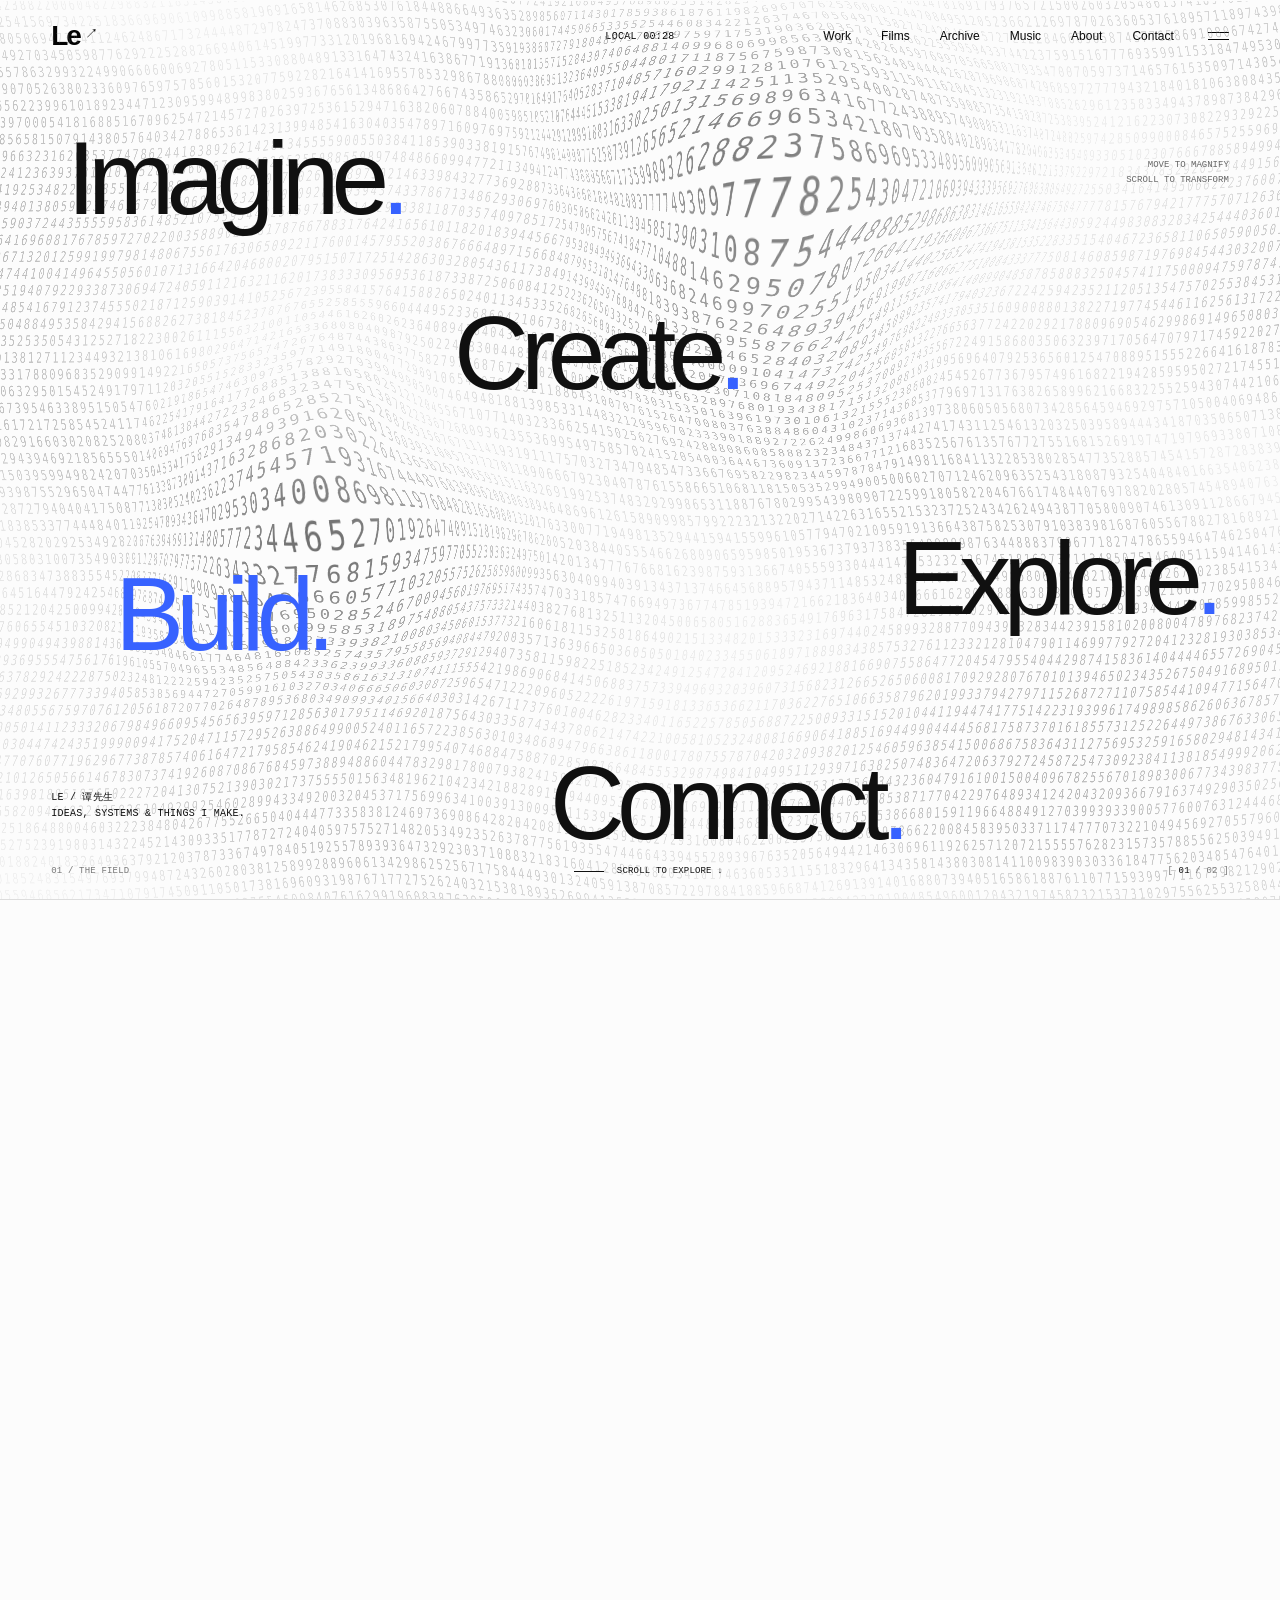
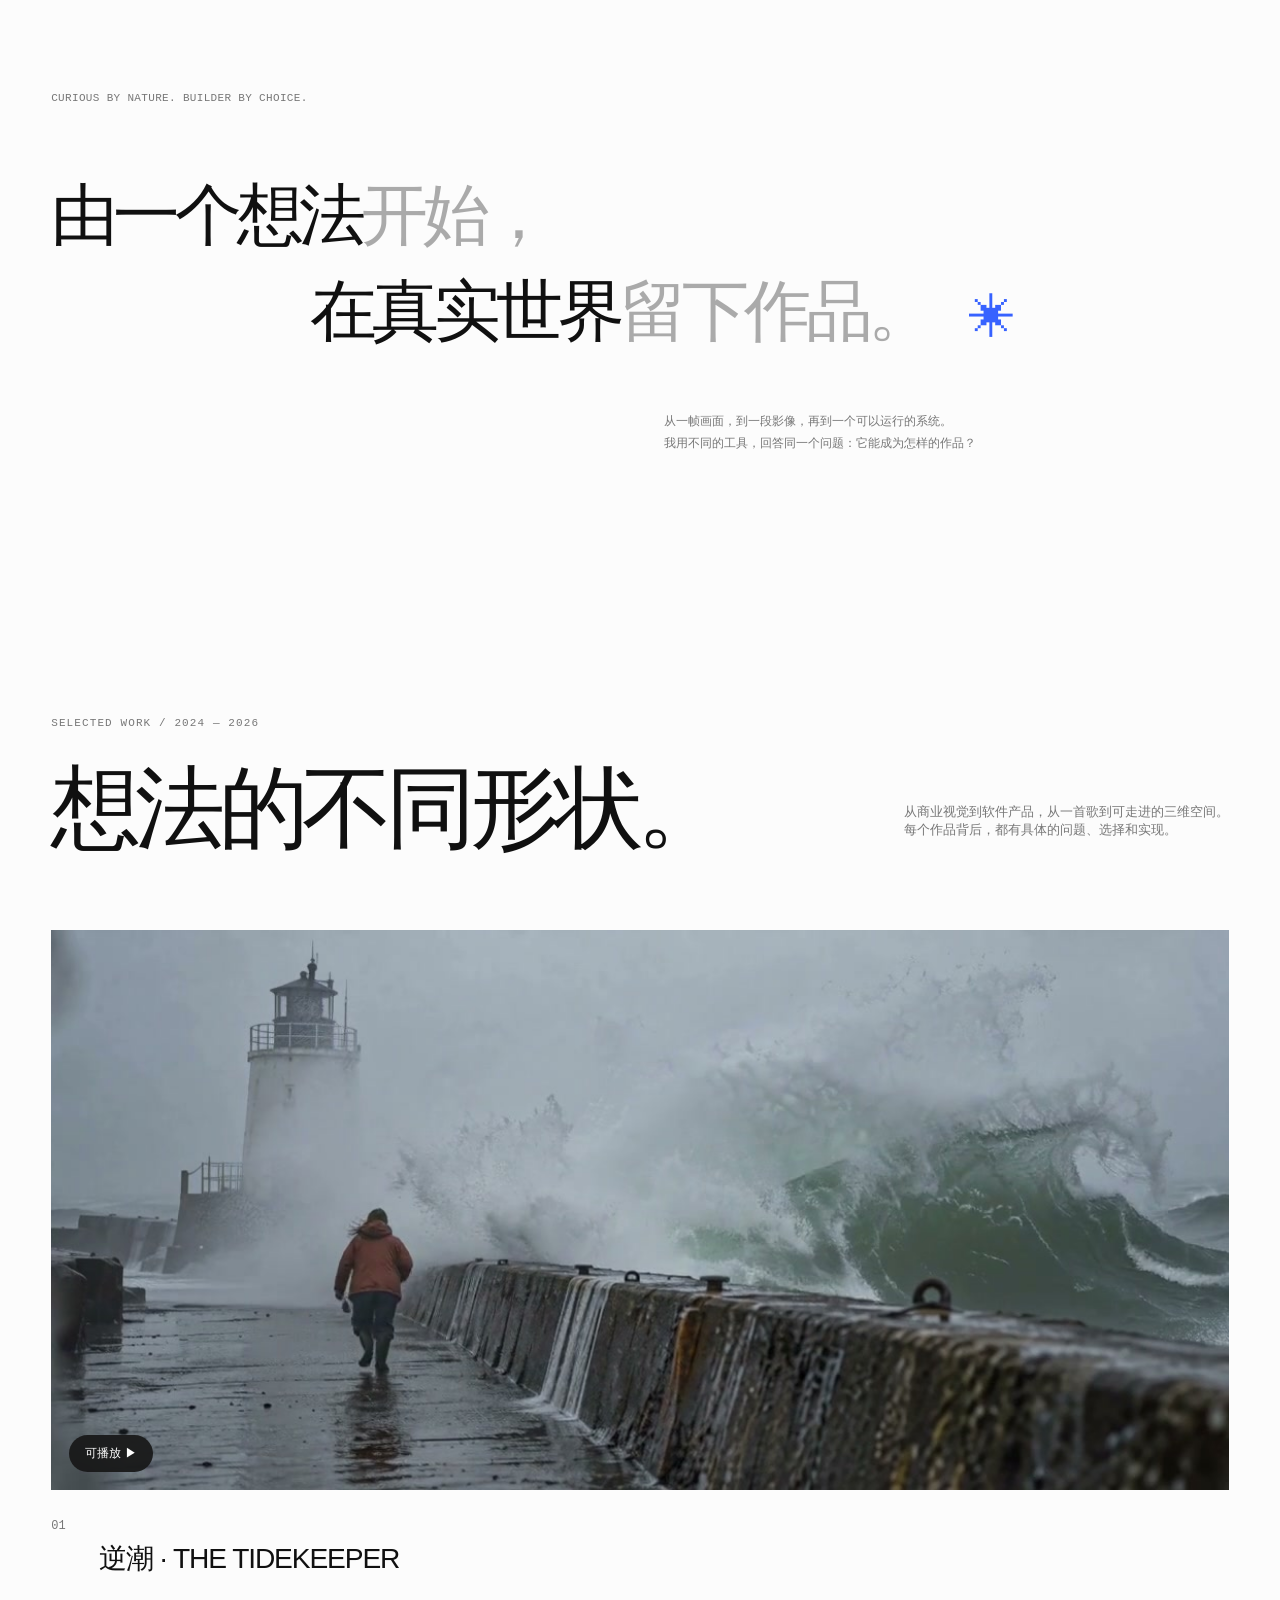
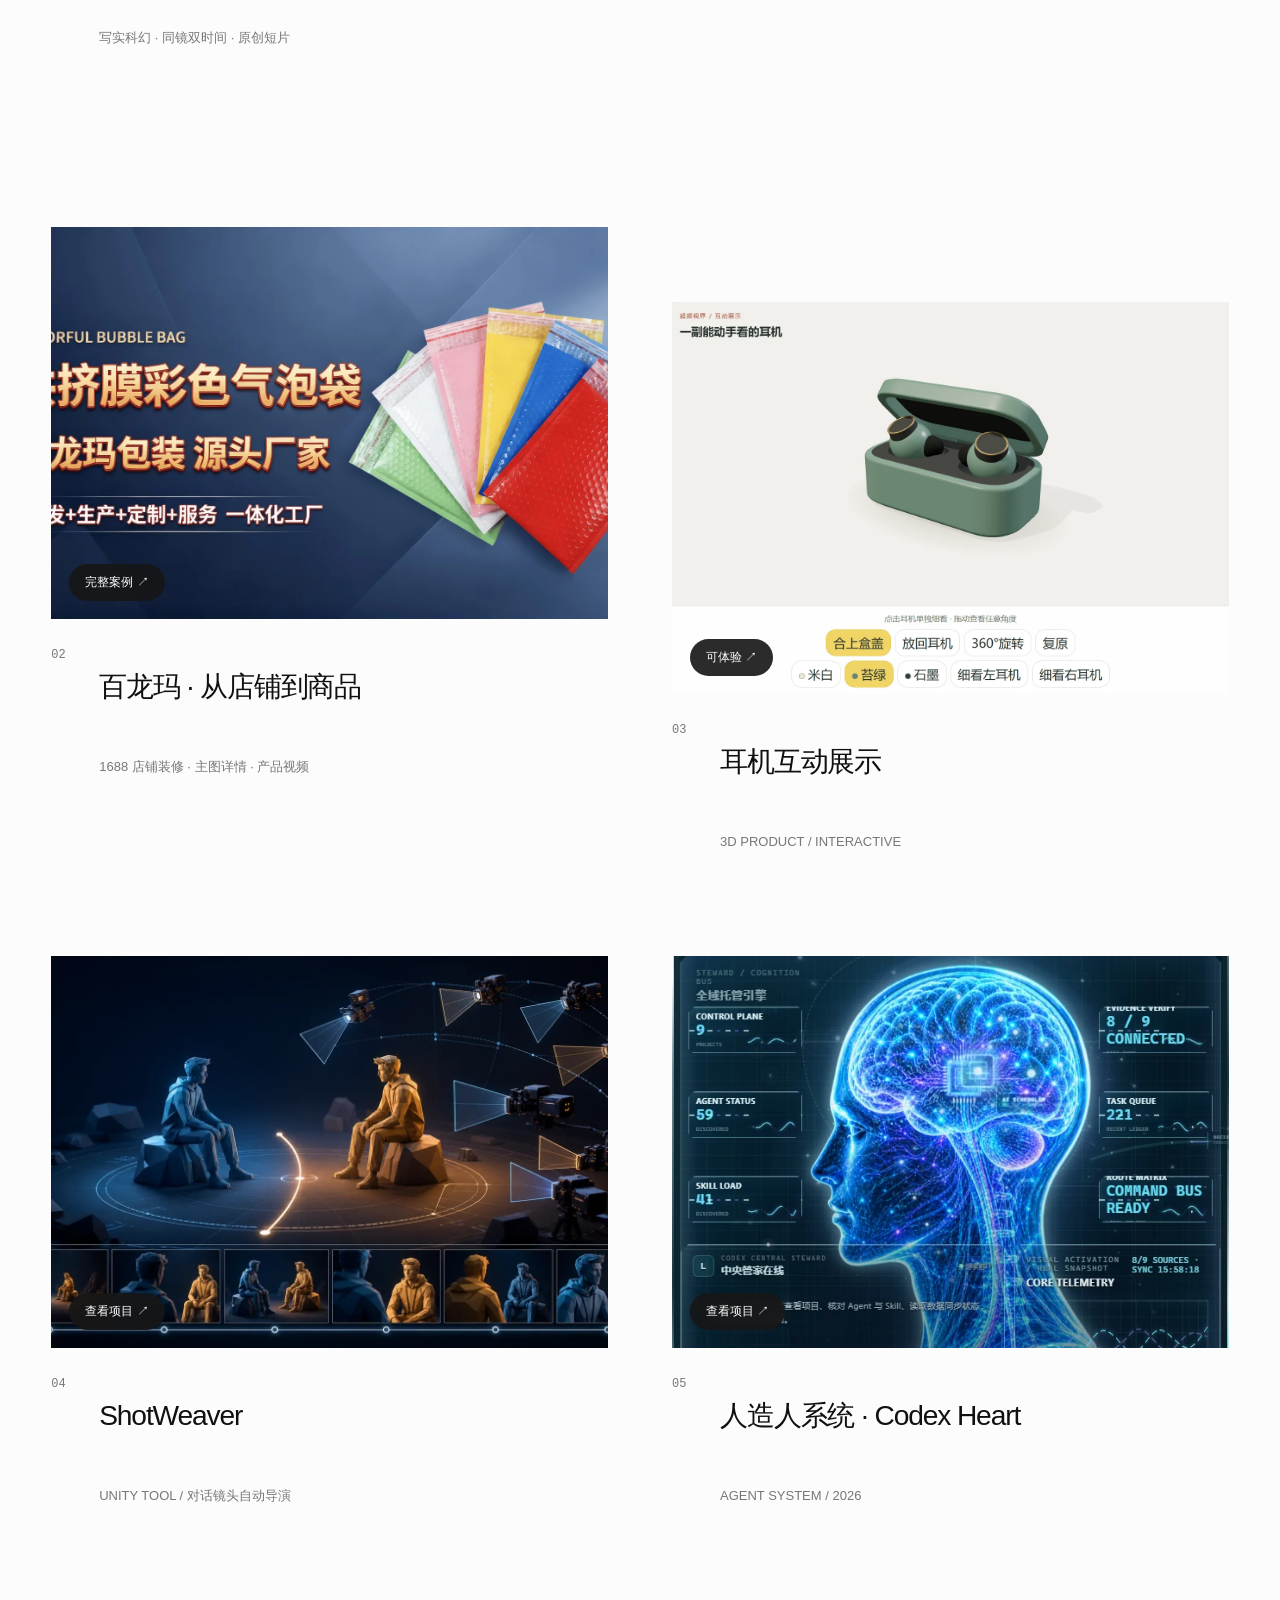
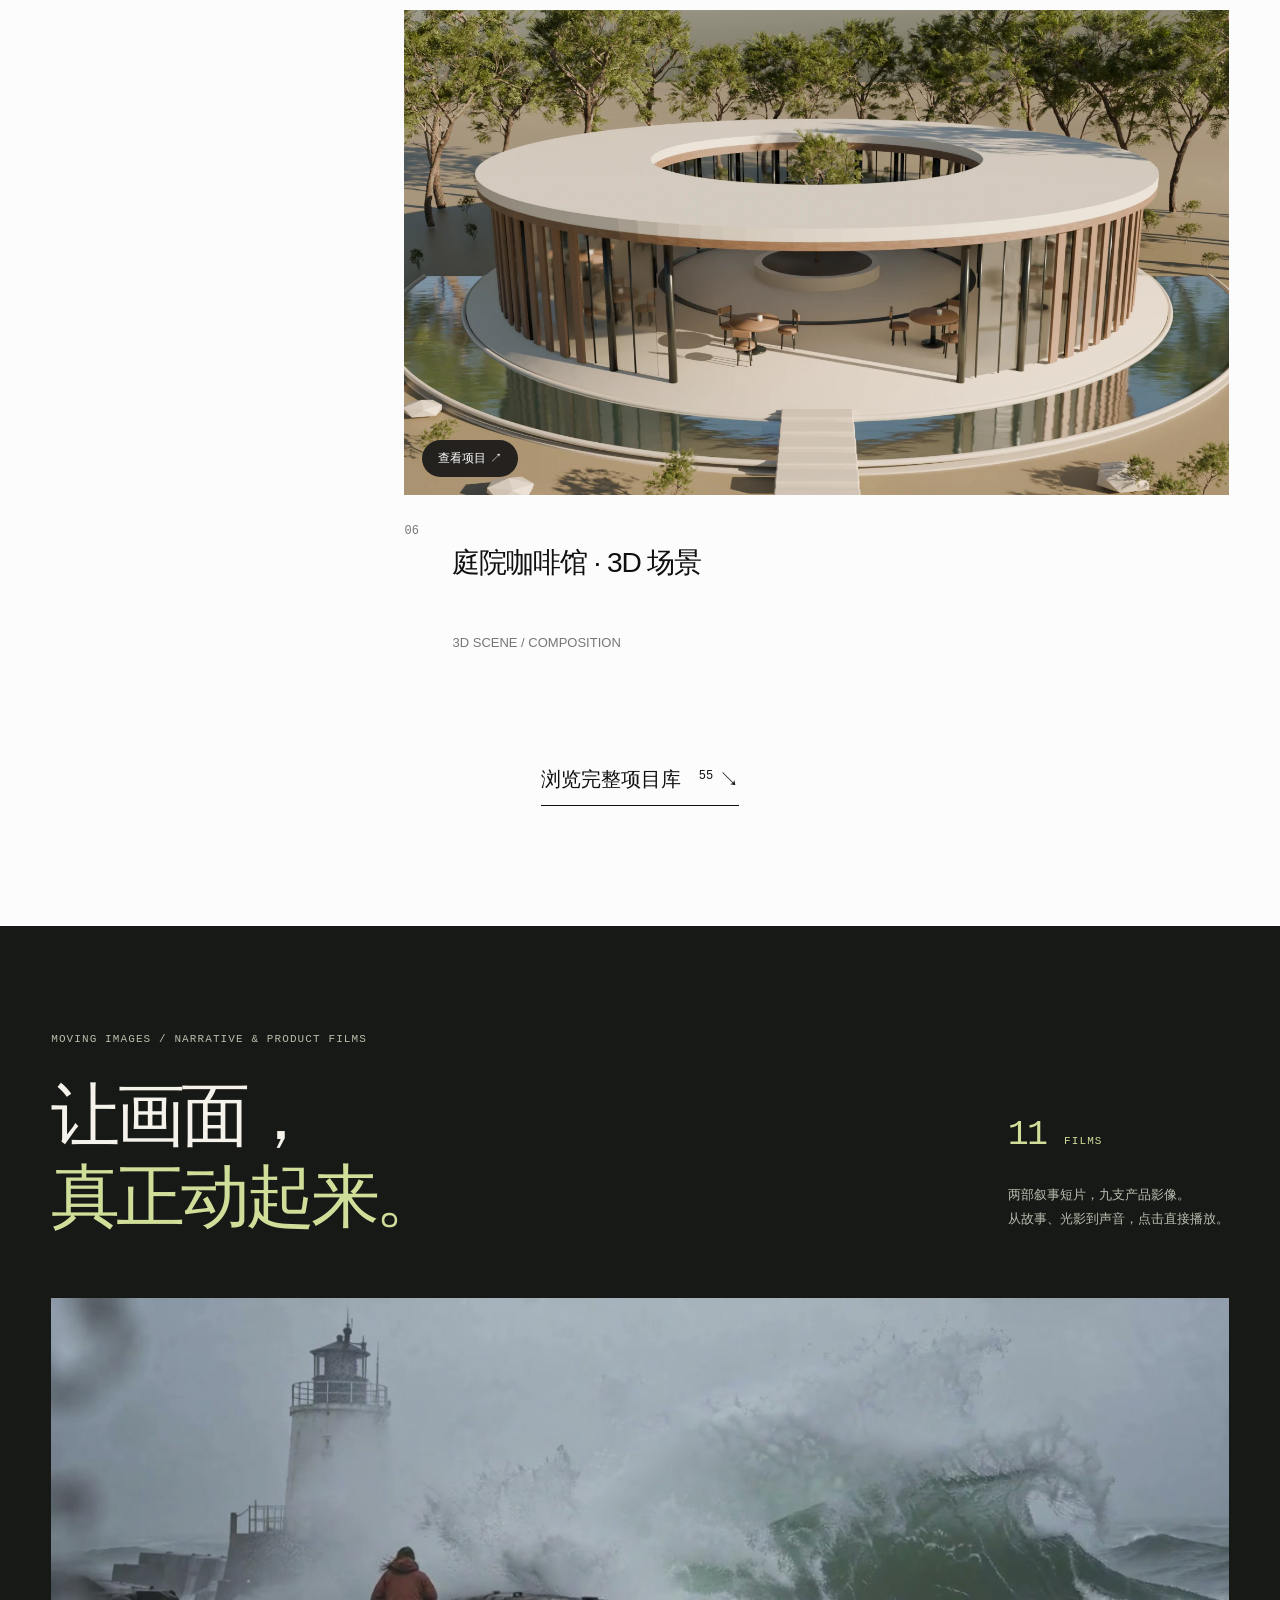
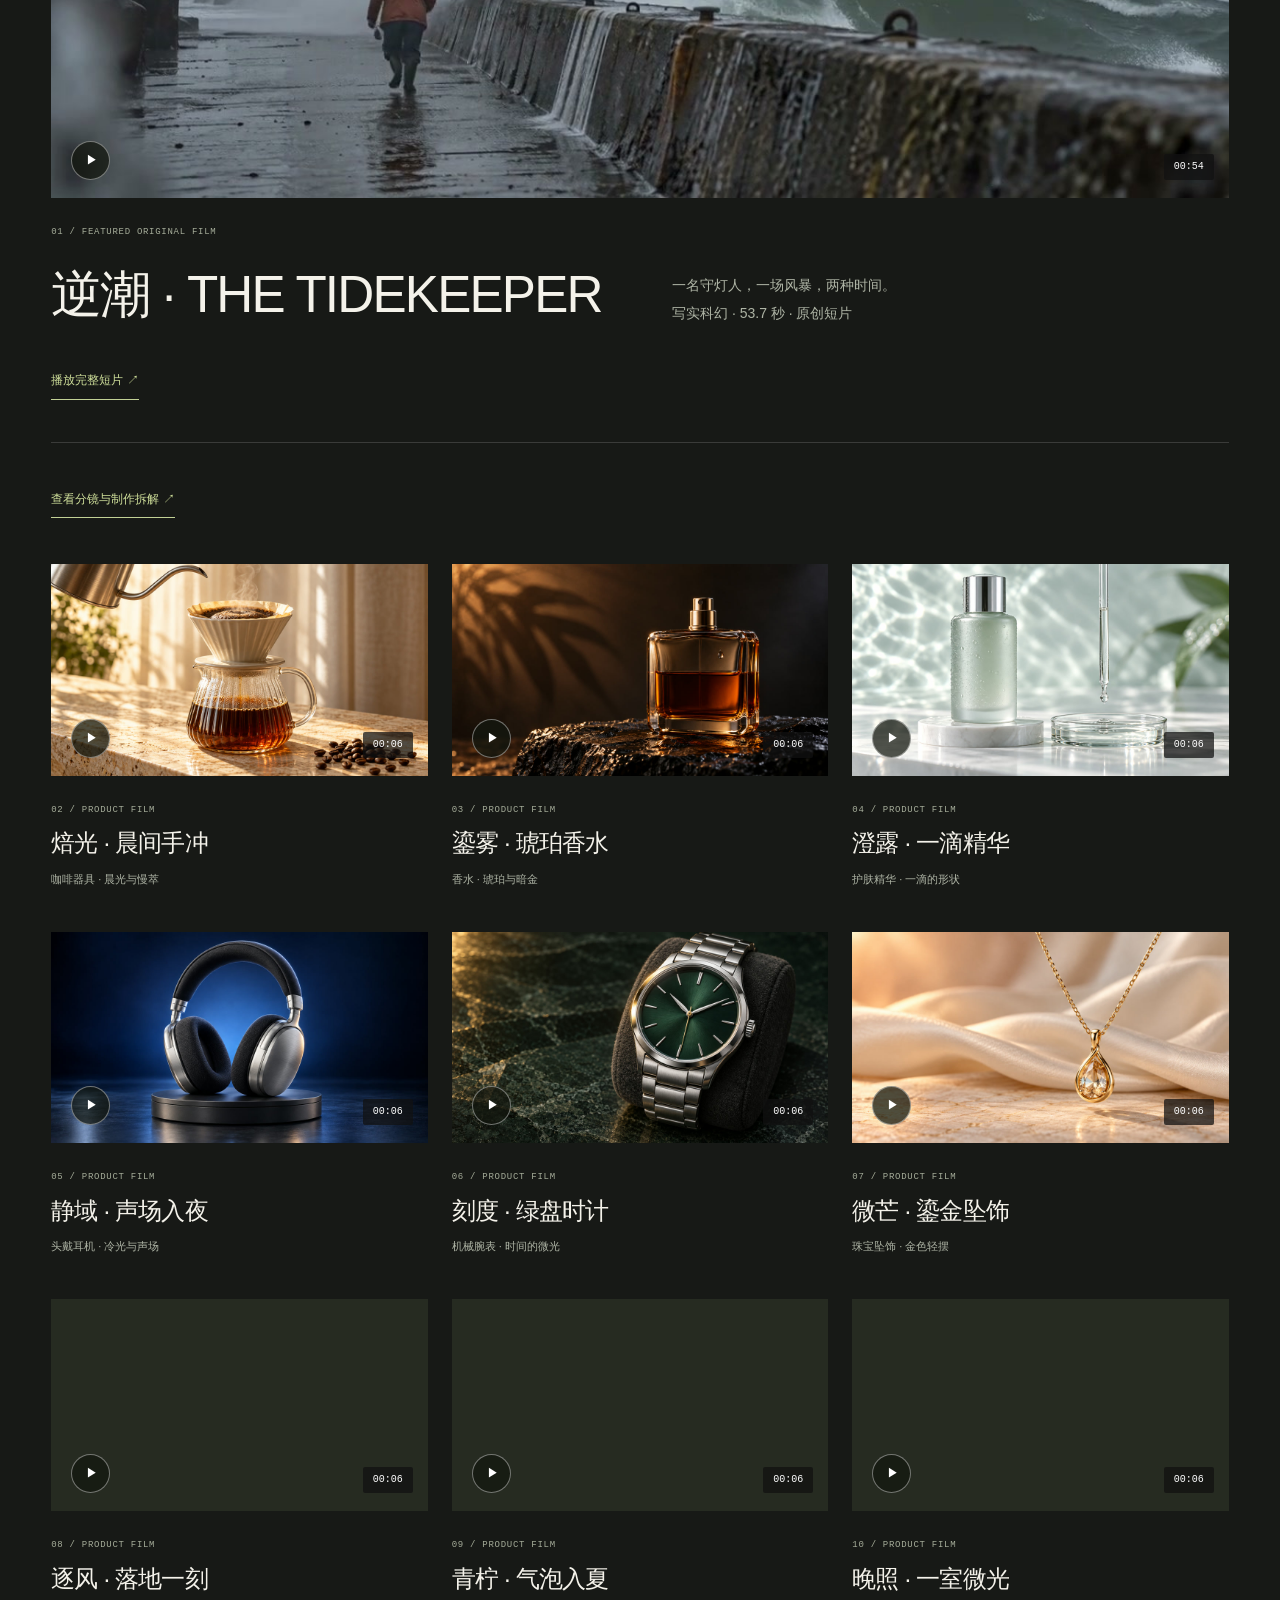
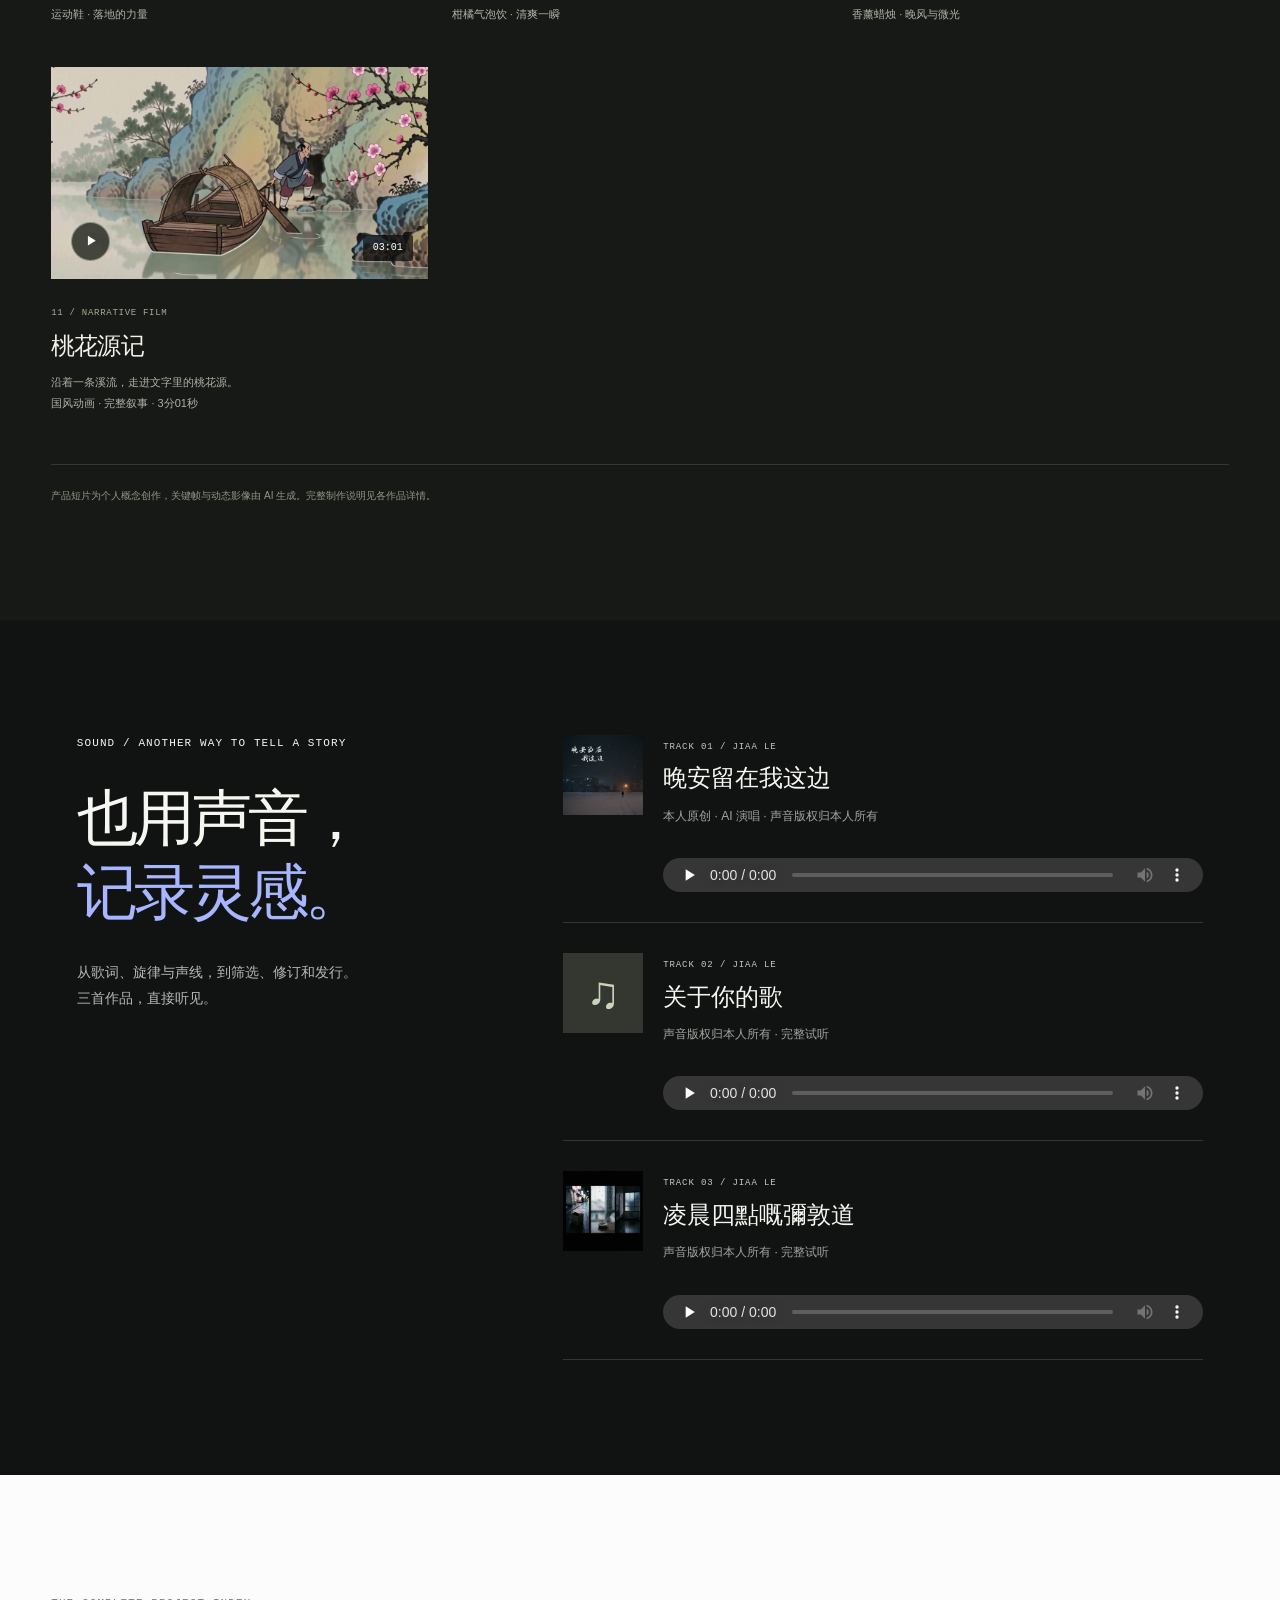
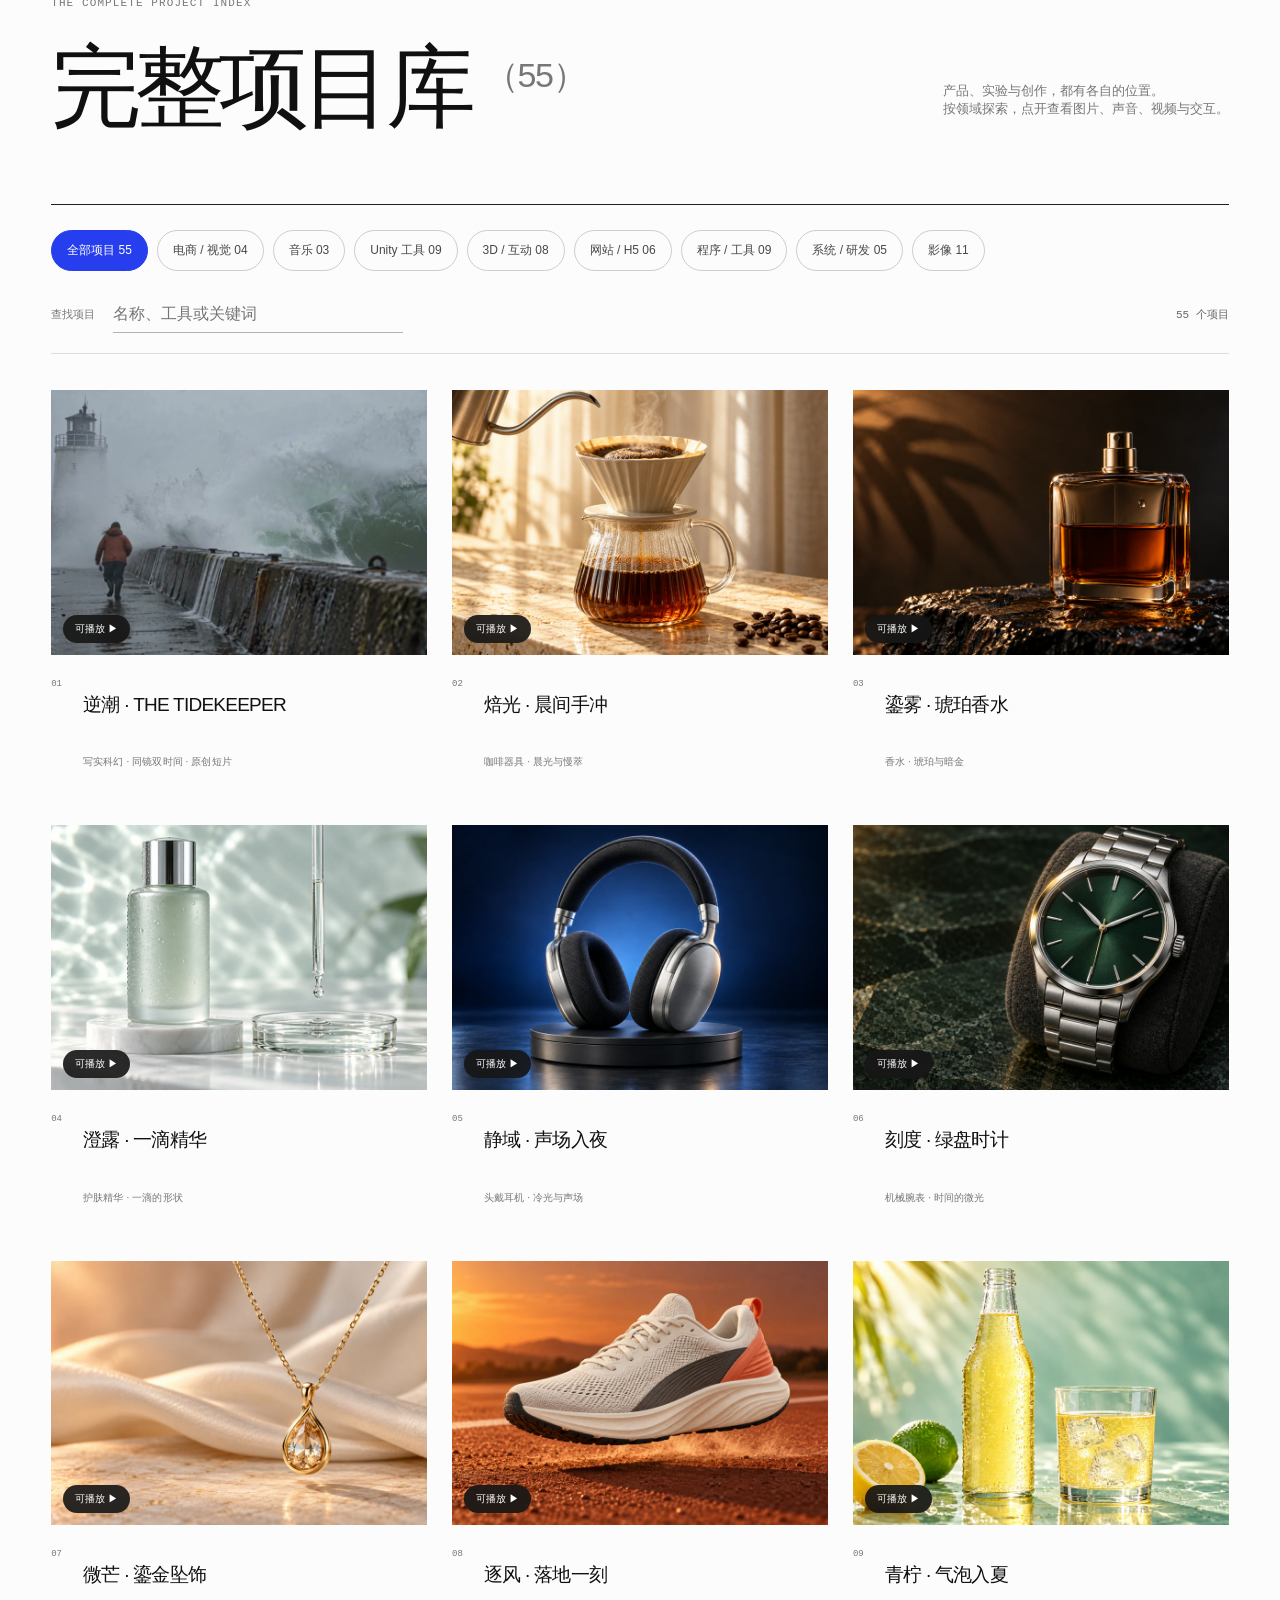
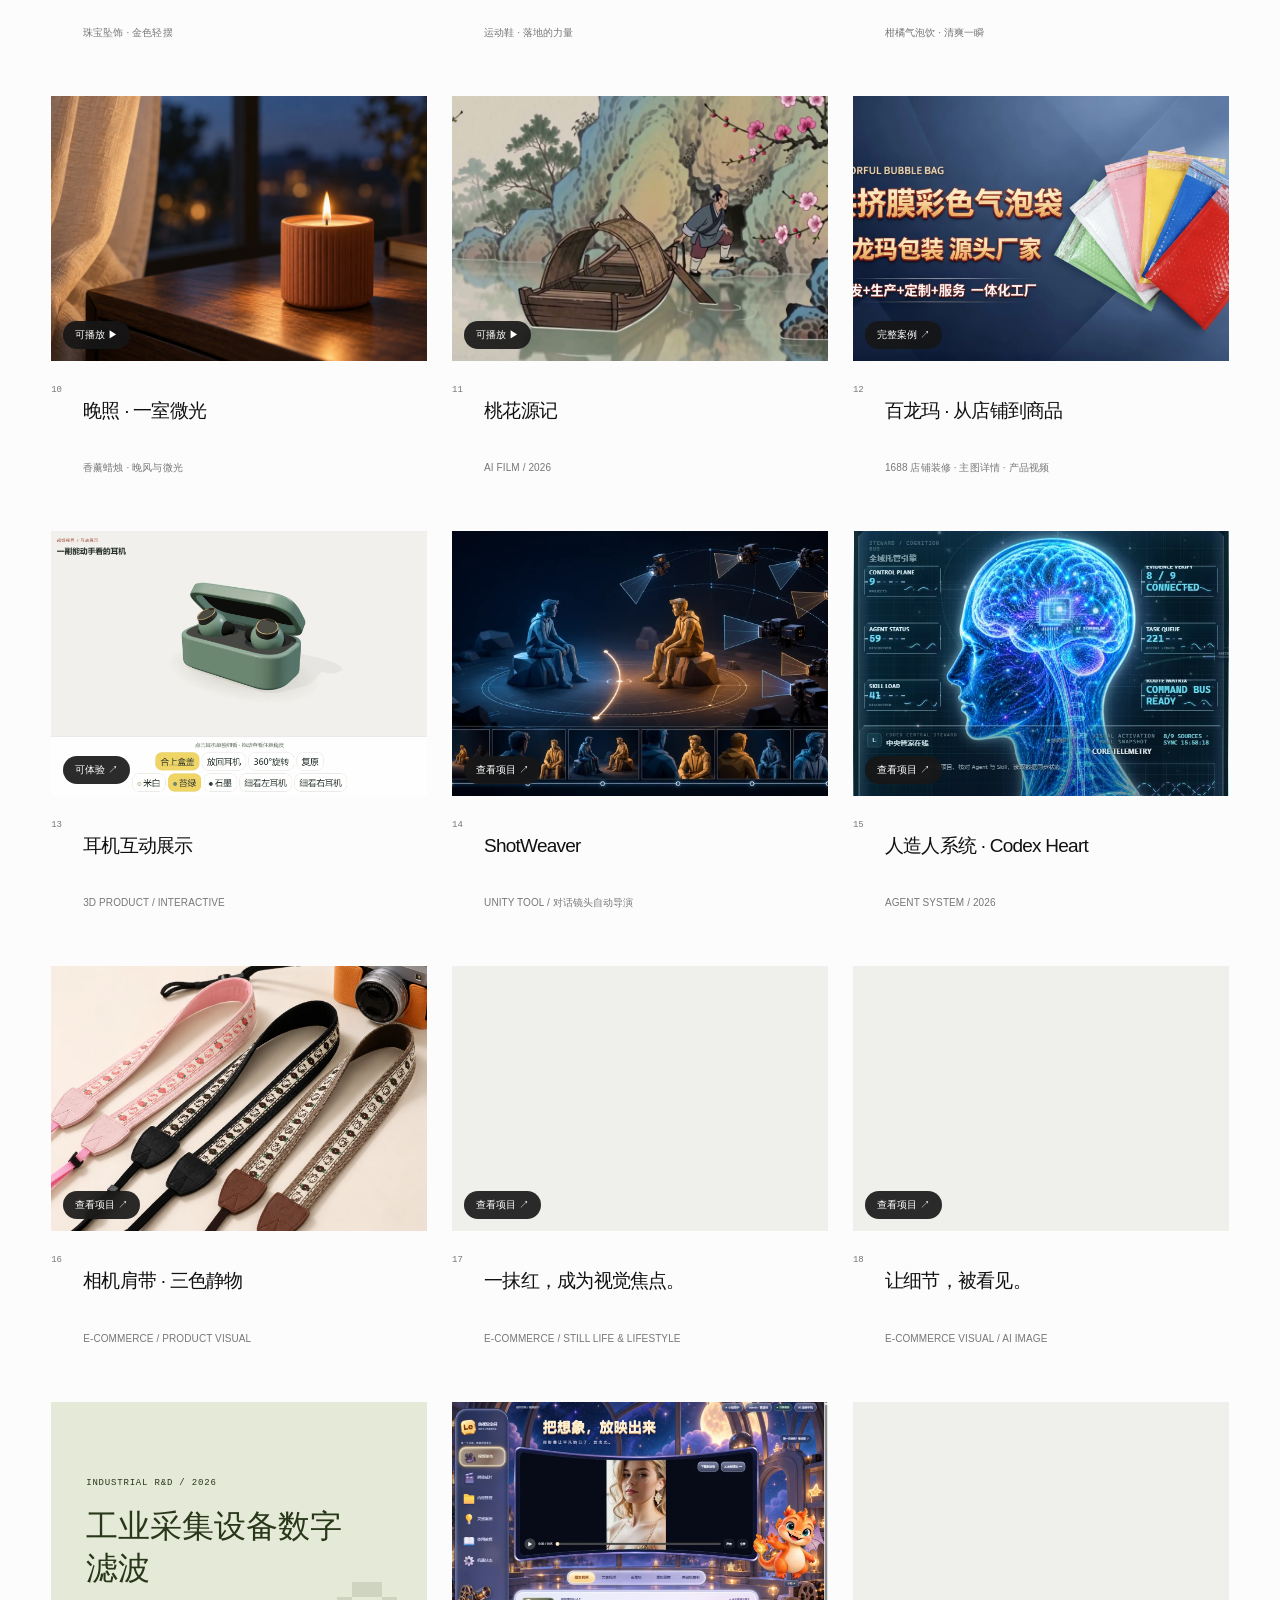
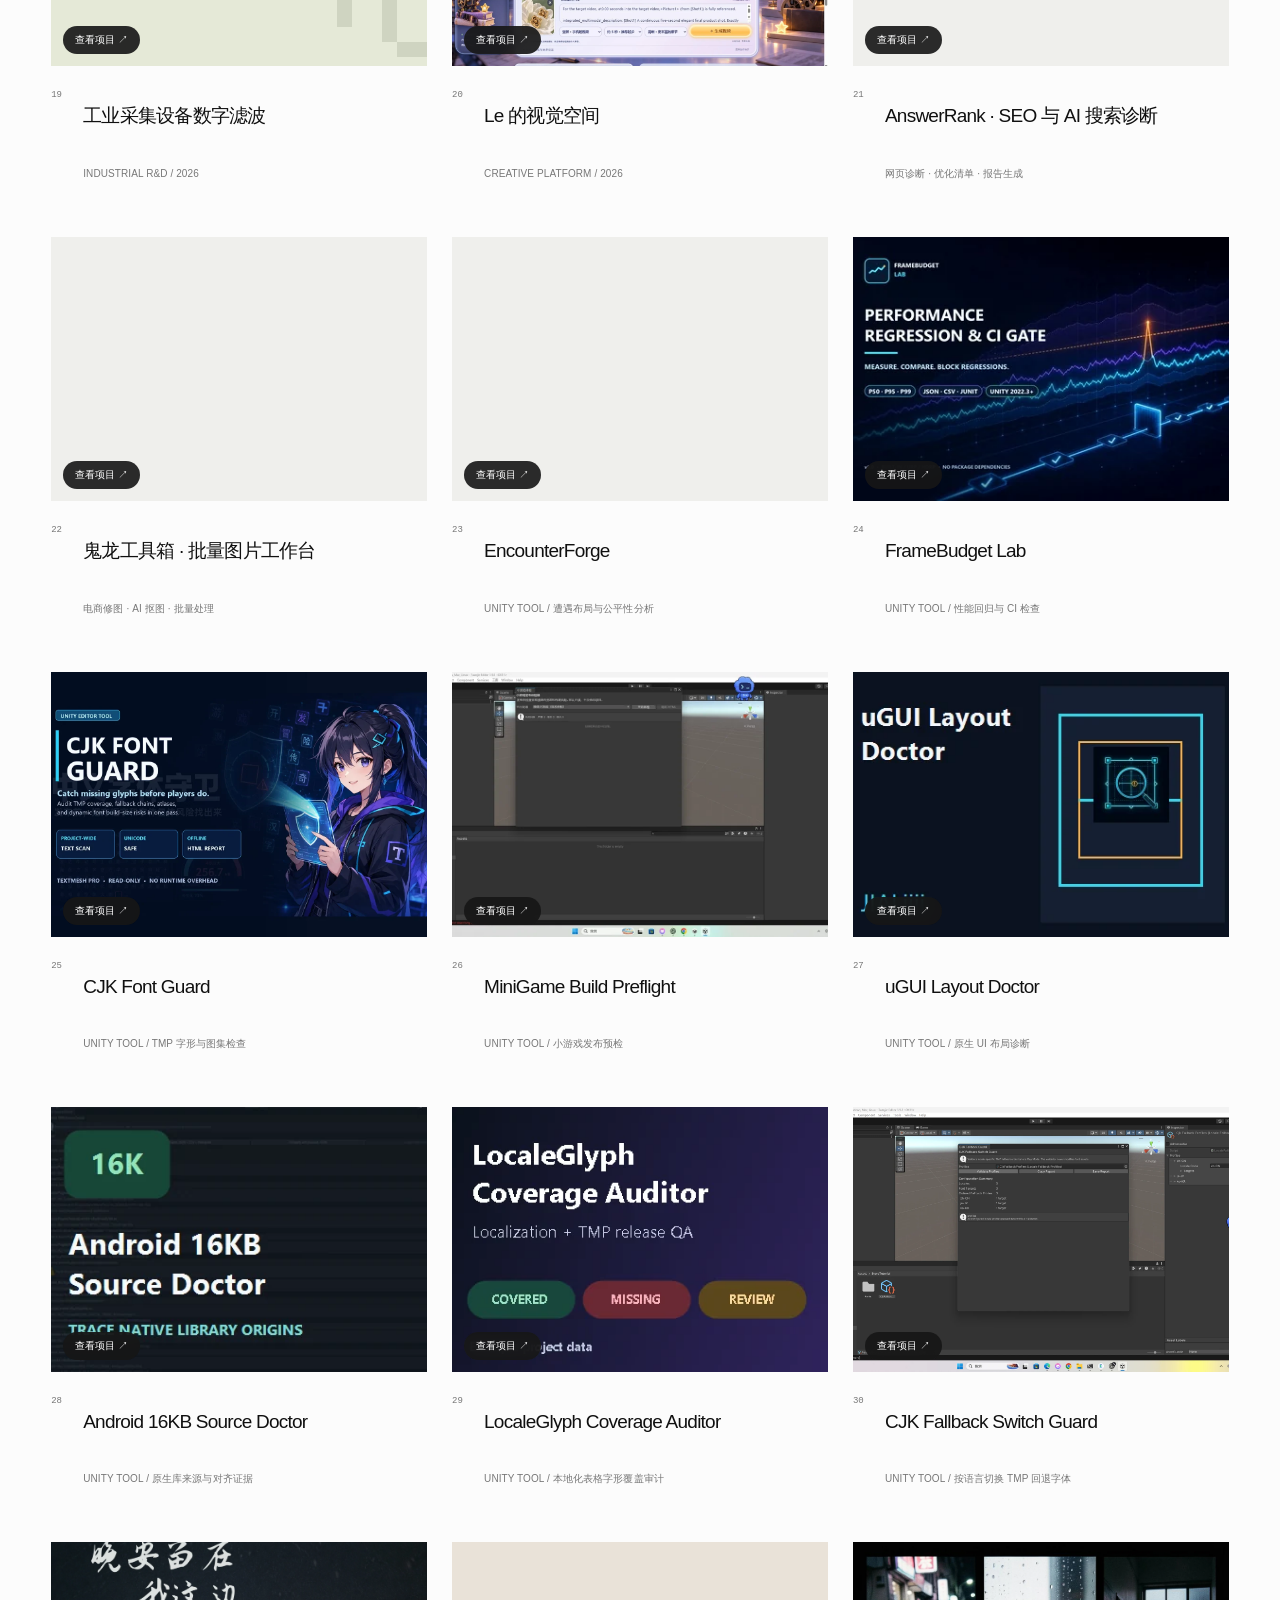
<file: index.html>
<!doctype html>
<html lang="zh-CN">
<head>
<meta charset="UTF-8"><meta name="viewport" content="width=device-width,initial-scale=1"><meta name="theme-color" content="#fcfcfc">
<meta name="description" content="Le｜谭先生的个人作品集。智能体系统、工业研发、AI影像、电商视觉与三维交互，想法在这里成为作品。">
<meta property="og:title" content="Le — Ideas, systems & things I make."><meta property="og:image" content="https://le-ai-portfolio.jia-c.chatgpt.site/assets/camera-straps.webp">
<title>Le — Ideas, systems & things I make.</title>
<link rel="icon" href="data:image/svg+xml,%3Csvg xmlns='http://www.w3.org/2000/svg' viewBox='0 0 64 64'%3E%3Crect width='64' height='64' fill='%232941f0'/%3E%3Ctext x='10' y='47' font-size='45' font-family='Arial' font-weight='900' fill='white'%3EL.%3C/text%3E%3C/svg%3E">
<link rel="stylesheet" href="styles.css"><link rel="stylesheet" href="archive.css"><link rel="stylesheet" href="portrait.css"><link rel="stylesheet" href="films.css?v=20261022-tidekeeper"><script type="importmap">{"imports":{"three":"./vendor/three.module.min.js","three/addons/controls/OrbitControls.js":"./vendor/OrbitControls.js"}}</script><script type="module" src="app.js?v=20261022-tidekeeper"></script>
</head>
<body>
<a class="skip-link" href="#work">跳到作品</a>
<header class="header"><a class="wordmark" href="#home" aria-label="Le 首页">Le<span>↗</span></a><div class="header-caption">LOCAL <time id="local-time">--:--</time></div><nav aria-label="主导航"><a href="#work">Work</a><a href="#films">Films</a><a href="#archive">Archive</a><a href="#music">Music</a><a href="#about">About</a><a href="#contact">Contact</a></nav><button class="menu-toggle" aria-label="打开导航菜单" aria-expanded="false" aria-controls="menu"><span>MENU</span><i></i><i></i></button></header>
<div class="menu-panel" id="menu" hidden><div class="menu-meta">EXPLORE / LE’S WORLD</div><nav aria-label="展开导航"><a href="#home">首页 <span>01</span></a><a href="#work">作品档案 <span>02</span></a><a href="#films">影像作品 <span>03</span></a><a href="#lab">三维实验 <span>04</span></a><a href="#about">关于我 <span>05</span></a><a href="#contact">开始对话 <span>06</span></a></nav><p>好奇心驱动。用作品回答。</p></div>
<main>
<section class="journey" id="home" aria-label="从想法到作品的三维空间">
<div class="journey-sticky">
<canvas id="world-canvas" aria-label="全屏交互创作空间：移动鼠标放大数字流，滚动进入三维星球，拖动旋转，点击节点查看作品" tabindex="0"></canvas>
<div class="hero-copy"><h1 class="sr-only">Le，谭先生。AI 综合应用、系统研发与视觉创作。</h1><div class="kinetic-word word-one" data-depth="-1.1">Imagine<span>.</span></div><div class="kinetic-word word-two" data-depth=".6">Create<span>.</span></div><div class="kinetic-word word-three" data-depth="-1.6">Build<span>.</span></div><div class="kinetic-word word-four" data-depth="1.25">Explore<span>.</span></div><div class="kinetic-word word-five" data-depth="-.45">Connect<span>.</span></div><p class="opening-caption">LE / 谭先生<br>IDEAS, SYSTEMS & THINGS I MAKE.</p></div>
<div class="hero-side"><span>MOVE TO MAGNIFY<br>SCROLL TO TRANSFORM</span></div>
<div class="world-heading" aria-hidden="true"><p class="eyebrow">A CONTINUOUS EXPLORATION</p><h2>Different tools.<br>One curious<br><em>mind.</em></h2><p>好奇心，让不同的世界相连。<br>拖动旋转，点击节点探索作品。</p></div>
<div class="world-coordinates" aria-hidden="true"><span>CREATIVE ATLAS / LE</span><span>VISUAL · SOUND · PLAY · SYSTEMS</span><span><b data-project-count></b> PROJECTS / ALWAYS EXPLORING</span></div>
<div class="world-labels" id="world-labels"></div>
<button class="world-preview" aria-label="查看当前选中的作品" hidden><div class="world-preview-image"><img alt=""></div><span class="world-preview-kind"></span><strong class="world-preview-name"></strong><span class="world-preview-action">EXPLORE PROJECT ↗</span></button>
<div class="journey-footer"><span class="scene-label">01 / THE FIELD</span><a class="scroll-hint" href="#work"><span class="scroll-line"></span> SCROLL TO EXPLORE ↓</a><span class="scene-index">[ <b>01</b> / 02 ]</span></div>
<div class="journey-progress"><i></i></div><p class="world-fallback" hidden>继续向下，探索完整作品档案 ↓</p>
</div></section>
<section class="manifesto"><p class="eyebrow">CURIOUS BY NATURE. BUILDER BY CHOICE.</p><div class="manifesto-line">由一个想法<span>开始，</span></div><div class="manifesto-line indent">在真实世界<span>留下作品。</span><span class="asterisk">✳</span></div><p class="manifesto-note">从一帧画面，到一段影像，再到一个可以运行的系统。<br>我用不同的工具，回答同一个问题：它能成为怎样的作品？</p></section>
<section class="work section" id="work" aria-labelledby="work-title">
<div class="section-heading"><p class="eyebrow">SELECTED WORK / 2024 — 2026</p><h2 id="work-title">想法的不同形状。</h2><p class="section-desc">从商业视觉到软件产品，从一首歌到可走进的三维空间。<br>每个作品背后，都有具体的问题、选择和实现。</p></div>
<div class="featured-grid" id="featured-grid"></div><a class="archive-jump" href="#archive">浏览完整项目库 <span data-project-count></span> ↘</a>
</section>
<section class="films-section" id="films" aria-labelledby="films-title"><div class="films-heading"><div><p class="eyebrow">MOVING IMAGES / NARRATIVE &amp; PRODUCT FILMS</p><h2 id="films-title">让画面，<br><em>真正动起来。</em></h2></div><div class="films-heading-note"><span><b data-film-count></b> FILMS</span><p>两部叙事短片，九支产品影像。<br>从故事、光影到声音，点击直接播放。</p></div></div><div id="film-feature"></div><div class="film-grid" id="film-grid"></div><p class="films-footnote">产品短片为个人概念创作，关键帧与动态影像由 AI 生成。完整制作说明见各作品详情。</p></section>
<section class="music-section" id="music" aria-labelledby="music-title"><div class="music-heading"><p class="eyebrow">SOUND / ANOTHER WAY TO TELL A STORY</p><h2 id="music-title">也用声音，<br><em>记录灵感。</em></h2><p>从歌词、旋律与声线，到筛选、修订和发行。<br>三首作品，直接听见。</p></div><div id="music-list" class="music-list"></div></section>
<section class="archive section" id="archive" aria-labelledby="archive-title"><div class="section-heading"><p class="eyebrow">THE COMPLETE PROJECT INDEX</p><h2 id="archive-title">完整项目库<span>（<b data-project-count></b>）</span></h2><p class="section-desc">产品、实验与创作，都有各自的位置。<br>按领域探索，点开查看图片、声音、视频与交互。</p></div><div class="archive-toolbar"><div id="archive-filters" class="archive-filters" role="group" aria-label="项目分类"></div><div class="archive-search"><label for="project-search">查找项目</label><input id="project-search" type="search" placeholder="名称、工具或关键词" autocomplete="off"><span id="filter-status" role="status" aria-live="polite"></span></div></div><div id="archive-grid" class="archive-grid"></div><p id="archive-empty" hidden>没有找到匹配项目，试试其他关键词。</p></section>
<section class="lab" id="lab" aria-labelledby="lab-title"><div class="lab-title"><p class="eyebrow">EXPERIMENTS / BEYOND THE FLAT</p><h2 id="lab-title">换个<span>维度。</span></h2><p>让光线、材质与形态，在你的指尖发生变化。</p></div><div class="lab-stage"><canvas id="lab-canvas" aria-label="三维模型展示器：拖动旋转、滚轮缩放，方向键旋转" tabindex="0"></canvas><div class="lab-topline"><span>OBJECT / <b id="object-number">001</b></span><span>LIVE 3D EXPLORATION</span></div><div class="lab-sidebar"><button class="shape-button active" data-shape="knot" aria-pressed="true"><span>01</span> 环形结构</button><button class="shape-button" data-shape="crystal" aria-pressed="false"><span>02</span> 晶体阵列</button><button class="shape-button" data-shape="wave" aria-pressed="false"><span>03</span> 流体曲面</button></div><div class="lab-instruction">DRAG TO ROTATE<br>SCROLL TO ZOOM ↗</div><div class="lab-controls"><button id="material-toggle" aria-pressed="false">金属材质</button><button id="wireframe" aria-pressed="false">线框模式</button><button id="auto-rotate" aria-pressed="true">暂停旋转</button><button id="reset-view">重置视角</button></div><p class="lab-caption">本站实时三维交互 · 程序化形态实验</p><p class="webgl-message" hidden>当前设备未启用三维渲染，可继续浏览作品与项目详情。</p></div></section>
<section class="about section" id="about" aria-labelledby="about-title"><p class="eyebrow">THE HUMAN BEHIND THE WORK</p><div class="about-grid"><div><h2 id="about-title">好奇心驱动。<br><span>用作品回答。</span></h2><div class="about-monogram" aria-hidden="true">Le<span>✳</span></div></div><div class="about-detail"><p class="about-lead">我是 Le，谭先生。<br>AI 综合应用实践者，<br>创作者与系统构建者。</p><p>从 GPT-3.5 与早期 Stable Diffusion 阶段开始，我持续探索 AI 能做到什么，以及如何把它带进真实场景。</p><p>我主导问题定义、方案选择、智能体编排、关键判断与验证交付。实践横跨工业滤波、个人 AI 工作系统、视频生成平台、软件产品与视觉创作。</p><p>多年电商经营经历，让我始终关心使用者、实际约束和最终结果。长期关注 AGI，持续扩展 AI 解决复杂问题的能力。</p><a class="text-link" href="assets/le-resume.pdf" target="_blank" rel="noopener">阅读完整简历 <span>↗</span></a><a class="text-link community-anchor" href="#community">技术与商业活动现场 <span>↘</span></a><div class="timeline"><div><span>2024.02</span><p>GPT-3.5 微信小程序<br>开发版上传</p></div><div><span>2024.03</span><p>Microsoft × LinkedIn<br>生成式 AI 职业证书</p></div><div><span>2026</span><p>Unity 工具产品<br>多平台发行实践</p></div></div></div></div></section>
<section class="community section" id="community" aria-labelledby="community-title">
  <div class="community-heading"><p class="eyebrow">FIELD NOTES / PEOPLE, IDEAS & PRACTICE</p><h2 id="community-title">走出屏幕，<br><span>走进现场。</span></h2><p>技术交流、产品实践与电商经营。<br>在不同的现场，继续观察、学习与交流。</p></div>
  <article class="community-event">
    <div class="event-heading"><span class="event-index">01 / AI COMMUNITY</span><h3>AtomGit AI × 昇腾 Meetup</h3><p>深圳 · 智驱迭代，昇腾赋能</p></div>
    <div class="event-images event-images-meetup">
      <figure><button class="portrait-teaser" id="portrait-teaser" aria-haspopup="dialog" aria-controls="portrait-dialog" aria-label="点击超级赛亚人贴纸，加微信打赏看帅哥"><img src="assets/community/atomgit-meetup.webp" width="1536" height="1024" loading="lazy" decoding="async" alt="AtomGit AI 与昇腾 Meetup 现场，脸部已被金发超级赛亚人卡通贴纸遮住"><span class="portrait-mode" aria-hidden="true">⚡ SUPER SAIYAN MODE</span><span class="portrait-cta">加微信打赏看帅哥 <b aria-hidden="true">↗</b></span></button><figcaption>线下 AI 技术交流现场 · 点击贴纸，发现真人彩蛋</figcaption></figure>
      <figure><a href="assets/community/atomgit-badge.webp" target="_blank" rel="noopener" aria-label="放大查看 Meetup 嘉宾证"><img src="assets/community/atomgit-badge.webp" width="1440" height="1920" loading="lazy" decoding="async" alt="印有智驱迭代、昇腾赋能与嘉宾字样的活动证"></a><figcaption>活动嘉宾证 · 现场记录</figcaption></figure>
    </div>
    <p class="event-note">围绕 AI 推理性能、成本与稳定性的技术交流。</p>
  </article>
  <article class="community-event">
    <div class="event-heading"><span class="event-index">02 / PRODUCT & BUILDERS</span><h3>Anker 黑客松 · 技术开放日</h3><p>2026.10.17 · 深圳</p></div>
    <div class="event-images">
      <figure><a href="assets/community/anker-wall.webp" target="_blank" rel="noopener" aria-label="放大查看 Anker 首届黑客松挑战赛活动墙"><img src="assets/community/anker-wall.webp" width="2048" height="1536" loading="lazy" decoding="async" alt="写有 Anker 首届黑客松挑战赛与24小时给世界一个未来的答案的活动墙"></a><figcaption>首届黑客松挑战赛 · 活动现场</figcaption></figure>
      <figure><a href="assets/community/anker-open-day.webp" target="_blank" rel="noopener" aria-label="放大查看 Anker 技术开放日手册"><img src="assets/community/anker-open-day.webp" width="1536" height="2048" loading="lazy" decoding="async" alt="日期为2026年10月17日的 Anker 技术开放日手册与现场饮品"></a><figcaption>Technology Open Day · 2026.10.17</figcaption></figure>
    </div>
    <p class="event-note">技术开放日现场，关注从想法到产品原型的实践。</p>
  </article>
  <article class="community-event">
    <div class="event-heading"><span class="event-index">03 / COMMERCE & INDUSTRY</span><h3>阿里中心 · 1688 线下活动</h3><p>电商实务 · 产业带与供应链</p></div>
    <div class="event-images event-images-alibaba">
      <figure><a href="assets/community/alibaba-center.webp" target="_blank" rel="noopener" aria-label="放大查看阿里中心现场照片"><img src="assets/community/alibaba-center.webp" width="1440" height="1080" loading="lazy" decoding="async" alt="带有阿里中心与 Alibaba Center 标识的建筑外观"></a><figcaption>阿里中心 · 现场记录</figcaption></figure>
      <figure><a href="assets/community/alibaba-1688.webp" target="_blank" rel="noopener" aria-label="放大查看1688活动现场物料"><img src="assets/community/alibaba-1688.webp" width="1279" height="1922" loading="lazy" decoding="async" alt="阿里巴巴笔记本、活动证与1688源头产业带供应链活动物料"></a><figcaption>1688 活动物料 · 现场记录</figcaption></figure>
    </div>
    <p class="event-note">电商经营之外，也走进线下活动，接触平台与产业带的实际场景。</p>
  </article>
</section>
<section class="contact section" id="contact"><div class="contact-top"><p class="eyebrow">NEXT / LET’S MAKE IT HAPPEN.</p><span><i></i> 开放工作与项目交流</span></div><a class="contact-title" href="tel:13147067501">下个想法，<br>一起做出来。<span>↗</span></a><div class="contact-bottom"><button id="copy-contact">131 4706 7501 <span>复制电话 ↗</span></button><a href="assets/le-resume.pdf" download="谭先生_AI综合简历.pdf">下载简历 ↓</a></div><p class="copy-status" role="status" aria-live="polite"></p></section>
</main><footer><a class="wordmark" href="#home">Le<span>✳</span></a><p>© 2026 Le. Built with curiosity.</p><button id="motion-toggle" aria-pressed="false">减少动效</button><a href="#home">回到顶部 ↑</a></footer>
<dialog id="project-dialog" aria-labelledby="dialog-title"><button class="dialog-close" aria-label="关闭项目详情">关闭 ×</button><div id="dialog-content"></div></dialog><div class="cursor-label" aria-hidden="true">EXPLORE ↗</div>
<dialog id="portrait-dialog" aria-labelledby="portrait-dialog-title" aria-describedby="portrait-dialog-description">
  <div class="portrait-toolbar"><button class="portrait-close" type="button" aria-label="关闭真人彩蛋弹窗" autofocus>关闭 ×</button></div>
  <div class="portrait-dialog-art"><img id="portrait-dialog-image" src="assets/community/atomgit-meetup.webp" width="1536" height="1024" alt="金发超级赛亚人贴纸遮脸照片"><span id="portrait-character-label" aria-hidden="true">隐藏款 · Le</span></div>
  <div class="portrait-dialog-copy"><p class="eyebrow">SECRET CHARACTER / 01</p><h2 id="portrait-dialog-title">想看本体？<br><span>给帅气充个能。</span></h2><p id="portrait-dialog-description">加微信，打赏不低于 5 元。<br>我确认到账后发你解锁码，回来揭晓本体。</p>
    <div class="portrait-wechat"><div><span>微信同号</span><strong>13147067501</strong></div><button id="portrait-copy-wechat" type="button">复制微信号 <span aria-hidden="true">↗</span></button></div>
    <p id="portrait-copy-status" class="portrait-status" role="status" aria-live="polite"></p>
    <div class="portrait-payment-state"><span aria-hidden="true">◉</span><p>打赏解锁 · ¥5 起<br><small>人工确认到账后发码，请先加微信。</small></p></div>
    <details class="portrait-payment"><summary>查看微信收款码 <span aria-hidden="true">＋</span></summary><a href="assets/community/wechat-payment.jpg" target="_blank" rel="noopener" aria-label="打开完整微信收款码"><img src="assets/community/wechat-payment.jpg" width="828" height="1124" alt="Le 的微信收款码，打赏金额不低于5元" loading="lazy"></a><p>使用微信扫一扫 · 打赏金额不低于 5 元<br>手机可点开收款码，保存后在微信中识别。<br>付款后请在微信联系我，确认到账后领取解锁码。</p></details>
    <form id="portrait-unlock-form"><label for="portrait-unlock-code">已经拿到解锁码？</label><div class="portrait-unlock-fields"><input id="portrait-unlock-code" name="unlock-code" type="text" placeholder="粘贴微信收到的解锁码" autocomplete="off" autocapitalize="characters" spellcheck="false" required maxlength="80" aria-describedby="portrait-unlock-status"><button id="portrait-unlock-submit" type="submit">解除变身 ↗</button></div><p id="portrait-unlock-status" class="portrait-status" role="status" aria-live="polite"></p></form>
    <div id="portrait-unlocked-actions" hidden><p class="portrait-success">解锁成功，帅哥本体已出现。谢谢你的支持！</p><a id="portrait-original-link" target="_blank" rel="noopener">查看完整原图 ↗</a><button id="portrait-relock" type="button">重新贴上贴纸</button></div>
    <button class="portrait-back" type="button">先让帅哥继续变身 ↗</button>
  </div>
</dialog>
<script type="module" src="portrait.js"></script>
<noscript><p class="noscript">启用 JavaScript 后可使用三维与项目详情。完整简历可通过页面链接阅读。</p></noscript>
</body></html>
</file>
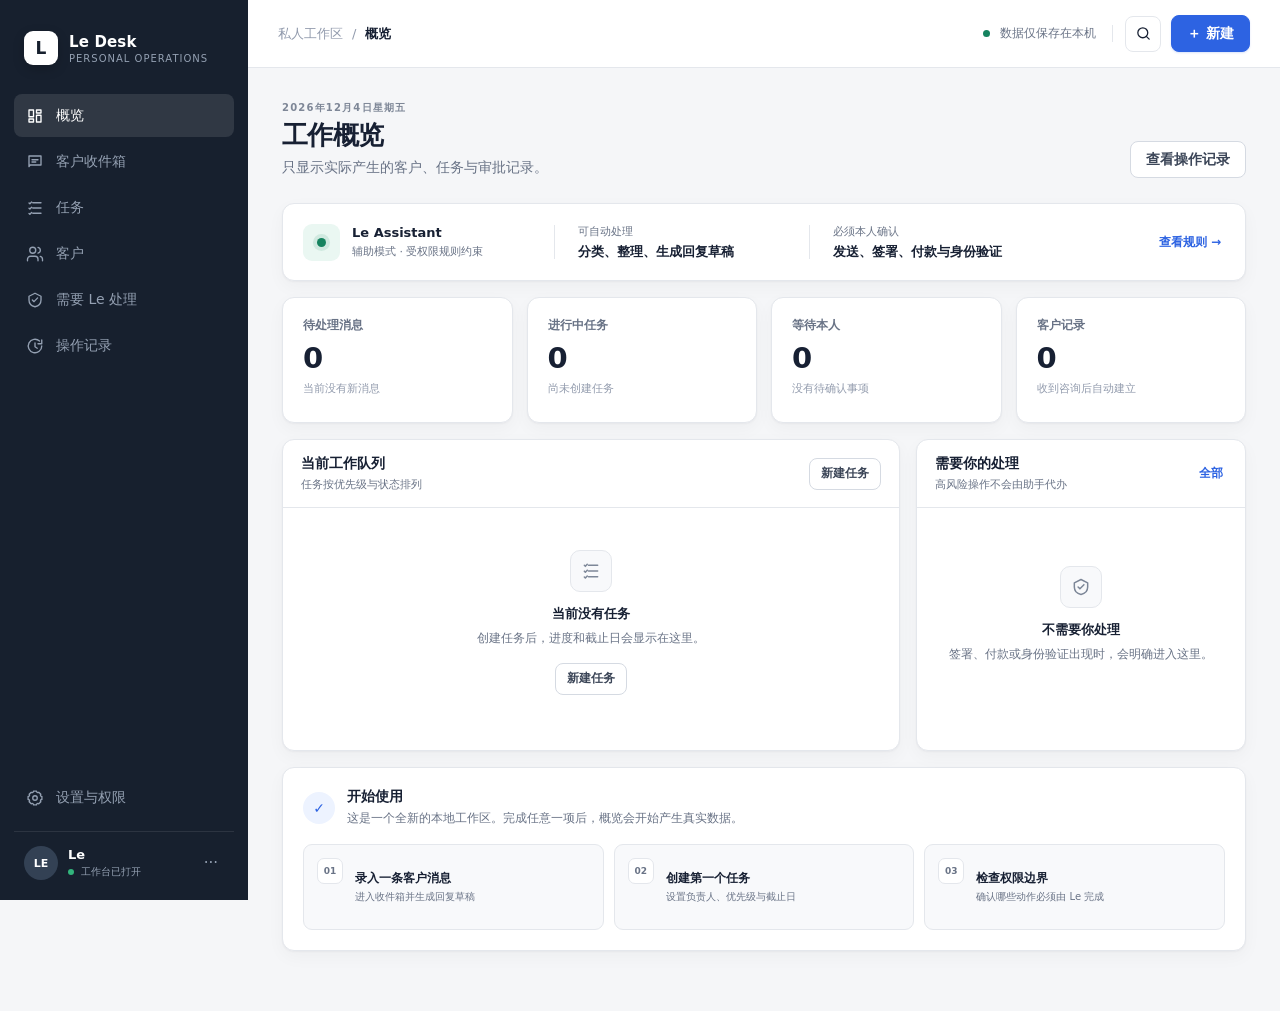
<file: demos/desk/index.html>
<!doctype html>
<html lang="zh-CN">
<head>
  <meta charset="UTF-8" />
  <meta name="viewport" content="width=device-width, initial-scale=1.0" />
  <meta name="theme-color" content="#f6f7f9" />
  <meta name="description" content="Le 的私人客户与工作运营台" />
  <title>Le Desk · 私人运营台</title>
  <link rel="stylesheet" href="styles.css" />
</head>
<body>
  <div class="app" id="app">
    <aside class="sidebar" aria-label="主导航">
      <div class="brand">
        <span class="brand-mark">L</span>
        <div><strong>Le Desk</strong><small>Personal operations</small></div>
      </div>

      <nav class="nav" id="mainNav">
        <button class="nav-item is-active" type="button" data-view="overview">
          <svg viewBox="0 0 24 24" aria-hidden="true"><path d="M4 13h6V4H4v9Zm0 7h6v-4H4v4Zm10 0h6v-9h-6v9Zm0-16v4h6V4h-6Z"/></svg>
          <span>概览</span>
        </button>
        <button class="nav-item" type="button" data-view="inbox">
          <svg viewBox="0 0 24 24" aria-hidden="true"><path d="M4 4h16v12H5.5L4 18.2V4Z"/><path d="M8 9h8M8 12h5"/></svg>
          <span>客户收件箱</span><b class="nav-count" id="inboxNavCount" hidden>0</b>
        </button>
        <button class="nav-item" type="button" data-view="tasks">
          <svg viewBox="0 0 24 24" aria-hidden="true"><path d="M9 5h11M9 12h11M9 19h11M4 5.2l1.2 1.2L7.5 4M4 12.2l1.2 1.2 2.3-2.4M4 19.2l1.2 1.2 2.3-2.4"/></svg>
          <span>任务</span><b class="nav-count" id="taskNavCount" hidden>0</b>
        </button>
        <button class="nav-item" type="button" data-view="clients">
          <svg viewBox="0 0 24 24" aria-hidden="true"><path d="M16 21v-2a4 4 0 0 0-4-4H6a4 4 0 0 0-4 4v2M9 11a4 4 0 1 0 0-8 4 4 0 0 0 0 8ZM22 21v-2a4 4 0 0 0-3-3.9M16 3.1a4 4 0 0 1 0 7.8"/></svg>
          <span>客户</span>
        </button>
        <button class="nav-item" type="button" data-view="approvals">
          <svg viewBox="0 0 24 24" aria-hidden="true"><path d="M12 3 4 7v5c0 5 3.4 8 8 9 4.6-1 8-4 8-9V7l-8-4Z"/><path d="m8.5 12 2.2 2.2 4.8-5"/></svg>
          <span>需要 Le 处理</span><b class="nav-count nav-count-warn" id="approvalNavCount" hidden>0</b>
        </button>
        <button class="nav-item" type="button" data-view="activity">
          <svg viewBox="0 0 24 24" aria-hidden="true"><path d="M12 8v5l3 2M21 12a9 9 0 1 1-3-6.7"/><path d="M21 4v5h-5"/></svg>
          <span>操作记录</span>
        </button>
      </nav>

      <div class="sidebar-bottom">
        <button class="nav-item" type="button" data-view="settings">
          <svg viewBox="0 0 24 24" aria-hidden="true"><circle cx="12" cy="12" r="3"/><path d="M19.4 15a1.7 1.7 0 0 0 .3 1.9l.1.1-2.8 2.8-.1-.1a1.7 1.7 0 0 0-1.9-.3 1.7 1.7 0 0 0-1 1.6v.2h-4V21a1.7 1.7 0 0 0-1-1.6 1.7 1.7 0 0 0-1.9.3l-.1.1L4.2 17l.1-.1a1.7 1.7 0 0 0 .3-1.9A1.7 1.7 0 0 0 3 14H2.8v-4H3a1.7 1.7 0 0 0 1.6-1 1.7 1.7 0 0 0-.3-1.9L4.2 7 7 4.2l.1.1A1.7 1.7 0 0 0 9 4.6 1.7 1.7 0 0 0 10 3v-.2h4V3a1.7 1.7 0 0 0 1 1.6 1.7 1.7 0 0 0 1.9-.3l.1-.1L19.8 7l-.1.1a1.7 1.7 0 0 0-.3 1.9 1.7 1.7 0 0 0 1.6 1h.2v4H21a1.7 1.7 0 0 0-1.6 1Z"/></svg>
          <span>设置与权限</span>
        </button>
        <div class="owner-card">
          <span class="avatar">LE</span>
          <div><strong>Le</strong><small><i></i> 工作台已打开</small></div>
          <button type="button" id="ownerMenuButton" aria-label="账户菜单">···</button>
        </div>
      </div>
    </aside>

    <main class="main">
      <header class="topbar">
        <button class="mobile-menu" id="mobileMenuButton" type="button" aria-label="打开导航">☰</button>
        <div class="breadcrumbs"><span>私人工作区</span><i>/</i><strong id="viewLabel">概览</strong></div>
        <div class="top-actions">
          <span class="privacy-badge"><i></i> 数据仅保存在本机</span>
          <button class="icon-button" id="globalSearchButton" type="button" aria-label="搜索"><svg viewBox="0 0 24 24" aria-hidden="true"><circle cx="11" cy="11" r="7"/><path d="m20 20-4-4"/></svg></button>
          <button class="primary-button" id="quickAddButton" type="button">＋ 新建</button>
        </div>
      </header>

      <div class="content">
        <section class="view is-active" id="overviewView" data-title="概览">
          <div class="page-heading">
            <div><p class="eyebrow" id="todayLabel">—</p><h1>工作概览</h1><p>只显示实际产生的客户、任务与审批记录。</p></div>
            <button class="secondary-button" type="button" data-open-view="activity">查看操作记录</button>
          </div>

          <div class="status-strip">
            <div class="assistant-status"><span class="status-icon"><i></i></span><div><strong>Le Assistant</strong><p>辅助模式 · 受权限规则约束</p></div></div>
            <div class="status-divider"></div>
            <div class="scope-summary"><span>可自动处理</span><strong>分类、整理、生成回复草稿</strong></div>
            <div class="status-divider"></div>
            <div class="scope-summary"><span>必须本人确认</span><strong>发送、签署、付款与身份验证</strong></div>
            <button class="text-button" type="button" data-open-view="settings">查看规则 →</button>
          </div>

          <div class="metric-grid">
            <button class="metric-card" type="button" data-open-view="inbox"><span>待处理消息</span><strong id="metricInbox">0</strong><small id="metricInboxNote">当前没有新消息</small></button>
            <button class="metric-card" type="button" data-open-view="tasks"><span>进行中任务</span><strong id="metricTasks">0</strong><small id="metricTasksNote">尚未创建任务</small></button>
            <button class="metric-card" type="button" data-open-view="approvals"><span>等待本人</span><strong id="metricApprovals">0</strong><small id="metricApprovalsNote">没有待确认事项</small></button>
            <button class="metric-card" type="button" data-open-view="clients"><span>客户记录</span><strong id="metricClients">0</strong><small id="metricClientsNote">收到咨询后自动建立</small></button>
          </div>

          <div class="dashboard-grid">
            <section class="panel queue-panel"><div class="panel-head"><div><h2>当前工作队列</h2><p>任务按优先级与状态排列</p></div><button class="secondary-button small" type="button" data-action="new-task">新建任务</button></div><div id="overviewTaskList"></div></section>
            <section class="panel attention-panel"><div class="panel-head"><div><h2>需要你的处理</h2><p>高风险操作不会由助手代办</p></div><button class="text-button" type="button" data-open-view="approvals">全部</button></div><div id="overviewApprovalList"></div></section>
          </div>

          <section class="panel setup-panel" id="setupPanel">
            <div class="setup-copy"><span class="setup-icon">✓</span><div><h2>开始使用</h2><p>这是一个全新的本地工作区。完成任意一项后，概览会开始产生真实数据。</p></div></div>
            <div class="setup-actions">
              <button type="button" data-action="receive-message"><span>01</span><strong>录入一条客户消息</strong><small>进入收件箱并生成回复草稿</small></button>
              <button type="button" data-action="new-task"><span>02</span><strong>创建第一个任务</strong><small>设置负责人、优先级与截止日</small></button>
              <button type="button" data-open-view="settings"><span>03</span><strong>检查权限边界</strong><small>确认哪些动作必须由 Le 完成</small></button>
            </div>
          </section>
        </section>

        <section class="view" id="inboxView" data-title="客户收件箱">
          <div class="page-heading compact"><div><p class="eyebrow">CUSTOMER INBOX</p><h1>客户收件箱</h1><p>每条回复先形成草稿，由你确认后才标记为已发送。</p></div><button class="primary-button" type="button" data-action="receive-message">录入客户消息</button></div>
          <div class="inbox-layout panel">
            <aside class="thread-pane"><div class="pane-toolbar"><div class="search-field"><svg viewBox="0 0 24 24"><circle cx="11" cy="11" r="7"/><path d="m20 20-4-4"/></svg><input id="threadSearch" type="search" placeholder="搜索客户或内容" /></div></div><div class="thread-list" id="threadList"></div></aside>
            <section class="conversation-pane" id="conversationPane"></section>
          </div>
        </section>

        <section class="view" id="tasksView" data-title="任务">
          <div class="page-heading compact"><div><p class="eyebrow">WORK QUEUE</p><h1>任务</h1><p>创建、开始、暂停和完成任务，所有变化都会写入操作记录。</p></div><button class="primary-button" type="button" data-action="new-task">新建任务</button></div>
          <section class="panel table-panel"><div class="table-toolbar"><div class="segmented" id="taskFilters"><button class="is-active" type="button" data-filter="all">全部</button><button type="button" data-filter="todo">待开始</button><button type="button" data-filter="doing">进行中</button><button type="button" data-filter="done">已完成</button></div><span id="taskTableCount">0 个任务</span></div><div id="taskTable"></div></section>
        </section>

        <section class="view" id="clientsView" data-title="客户">
          <div class="page-heading compact"><div><p class="eyebrow">CLIENTS</p><h1>客户</h1><p>客户记录只会在收到消息后建立，不预置示例数据。</p></div><button class="secondary-button" type="button" data-action="receive-message">录入客户消息</button></div>
          <section class="panel table-panel"><div id="clientTable"></div></section>
        </section>

        <section class="view" id="approvalsView" data-title="需要 Le 处理">
          <div class="page-heading compact"><div><p class="eyebrow">HUMAN APPROVALS</p><h1>需要 Le 处理</h1><p>签署、付款、身份验证和最终发送必须由本人明确决定。</p></div></div>
          <div class="approval-layout"><section class="panel approval-list-panel"><div class="panel-head"><div><h2>待处理</h2><p id="approvalListNote">0 项</p></div></div><div id="approvalList"></div></section><section class="panel approval-detail" id="approvalDetail"></section></div>
        </section>

        <section class="view" id="activityView" data-title="操作记录">
          <div class="page-heading compact"><div><p class="eyebrow">AUDIT TRAIL</p><h1>操作记录</h1><p>记录谁在什么时间做了什么，数据按最新操作倒序显示。</p></div><button class="secondary-button" type="button" id="exportLogButton">导出记录</button></div>
          <section class="panel activity-panel"><div class="activity-toolbar"><strong>本地记录</strong><span id="activityCount">0 条</span></div><div id="activityList"></div></section>
        </section>

        <section class="view" id="settingsView" data-title="设置与权限">
          <div class="page-heading compact"><div><p class="eyebrow">SETTINGS</p><h1>设置与权限</h1><p>明确助手能做什么、哪些连接尚未配置、哪些动作永远需要本人。</p></div></div>
          <div class="settings-grid">
            <section class="panel settings-section"><div class="panel-head"><div><h2>自动化范围</h2><p>更改会立即写入操作记录</p></div></div><div class="setting-row"><div><strong>客户消息分类</strong><p>识别咨询、合作、售后与风险类型</p></div><label class="switch"><input type="checkbox" data-setting="triage"><span></span></label></div><div class="setting-row"><div><strong>生成回复草稿</strong><p>草稿不会被自动发送</p></div><label class="switch"><input type="checkbox" data-setting="draftReplies"><span></span></label></div><div class="setting-row"><div><strong>从消息创建任务</strong><p>识别明确待办后加入任务队列</p></div><label class="switch"><input type="checkbox" data-setting="taskSuggestions"><span></span></label></div></section>
            <section class="panel settings-section"><div class="panel-head"><div><h2>强制人工确认</h2><p>以下边界不可绕过</p></div></div><div class="policy-row"><span class="policy-icon locked">✓</span><div><strong>对外发送</strong><p>回复发送前必须由 Le 确认</p></div><b>强制</b></div><div class="policy-row"><span class="policy-icon locked">✓</span><div><strong>合同与签署</strong><p>仅整理材料并推送给 Le</p></div><b>强制</b></div><div class="policy-row"><span class="policy-icon locked">✓</span><div><strong>付款与身份验证</strong><p>助手不能执行，也不能标记为完成</p></div><b>强制</b></div></section>
            <section class="panel settings-section connections-section"><div class="panel-head"><div><h2>连接</h2><p>未连接的服务不会显示为可用</p></div></div><div class="connection-row"><span class="connection-logo mail">@</span><div><strong>邮箱</strong><p>尚未连接</p></div><span class="connection-state off">未连接</span><button type="button" data-connect="邮箱">配置</button></div><div class="connection-row"><span class="connection-logo calendar">▦</span><div><strong>日历</strong><p>尚未连接</p></div><span class="connection-state off">未连接</span><button type="button" data-connect="日历">配置</button></div><div class="connection-row"><span class="connection-logo local">⌂</span><div><strong>本地工作区</strong><p>浏览器本地存储</p></div><span class="connection-state on">已启用</span><button type="button" data-open-local>详情</button></div></section>
            <section class="panel settings-section danger-section"><div class="panel-head"><div><h2>本地数据</h2><p>用于重新开始或交付前清理</p></div></div><div class="setting-row"><div><strong>清空并重建工作区</strong><p>删除本机浏览器里由本页面产生的客户、任务和日志</p></div><button class="danger-button" id="resetWorkspaceButton" type="button">清空数据</button></div></section>
          </div>
        </section>
      </div>
    </main>
  </div>

  <div class="modal-backdrop" id="modalBackdrop" hidden>
    <section class="modal" role="dialog" aria-modal="true" aria-labelledby="modalTitle">
      <header><div><span class="eyebrow" id="modalEyebrow">NEW</span><h2 id="modalTitle">新建</h2></div><button type="button" id="modalCloseButton" aria-label="关闭">×</button></header>
      <form id="modalForm"><div id="modalBody"></div><footer><button class="secondary-button" type="button" id="modalCancelButton">取消</button><button class="primary-button" type="submit" id="modalSubmitButton">保存</button></footer></form>
    </section>
  </div>

  <div class="command-menu" id="commandMenu" hidden>
    <div class="command-box"><div class="command-search"><svg viewBox="0 0 24 24"><circle cx="11" cy="11" r="7"/><path d="m20 20-4-4"/></svg><input id="commandInput" type="search" placeholder="搜索页面、客户、任务或操作…" /></div><div id="commandResults"></div><footer><span>↑↓ 选择</span><span>Enter 打开</span><span>Esc 关闭</span></footer></div>
  </div>

  <div class="toast" id="toast" role="status" aria-live="polite"></div>
  <script src="app.js"></script>
</body>
</html>
</file>
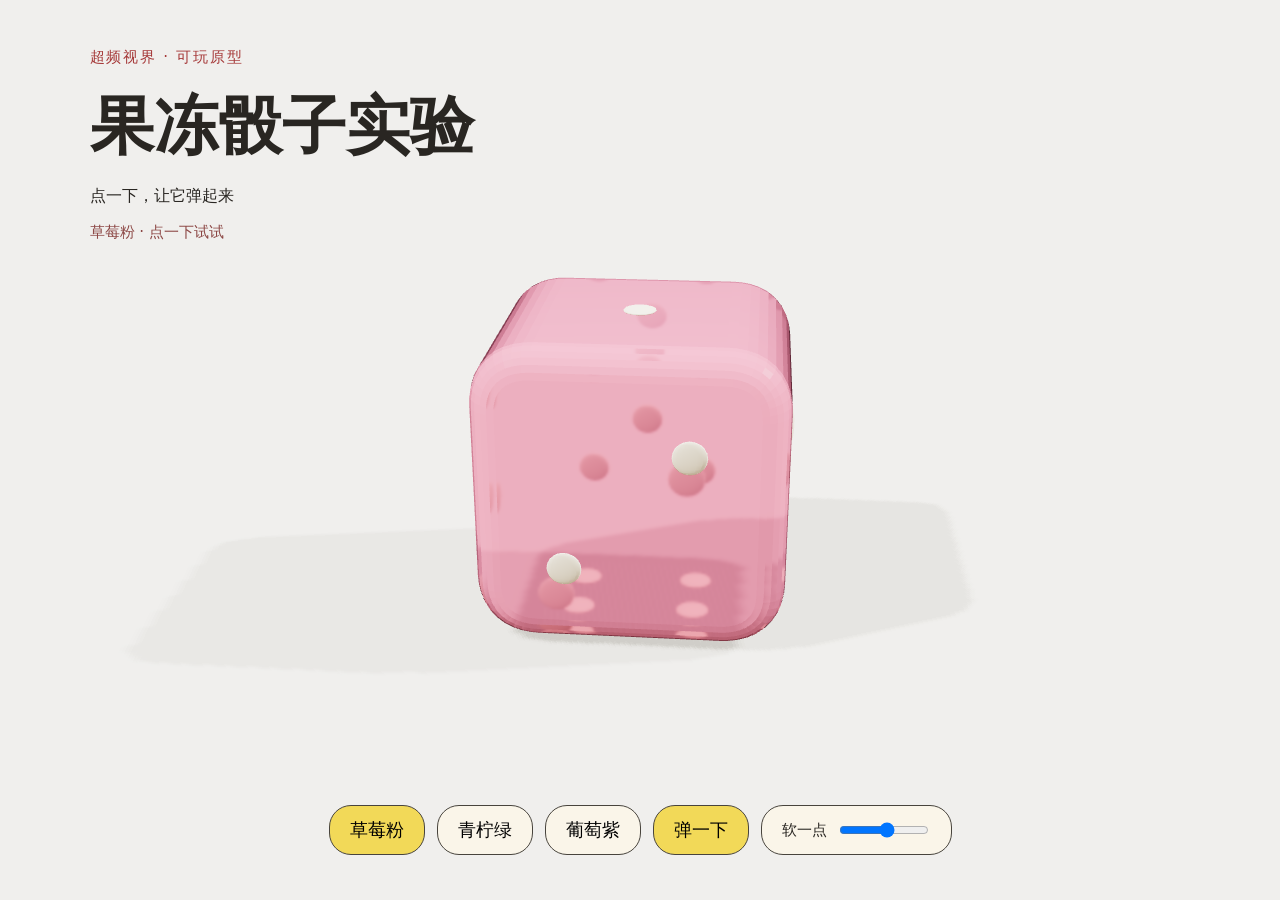
<file: demos/dice/index.html>
<!doctype html><html lang="zh-CN"><meta charset="utf-8"><meta name="viewport" content="width=device-width,initial-scale=1"><title>果冻骰子实验 · 超频视界</title>
<style>*{box-sizing:border-box}body{margin:0;background:#eee9dd;color:#292622;font:18px system-ui}canvas{display:block;width:100%;height:100%}header{position:absolute;top:5%;left:7%;pointer-events:none}small{color:#a53838;letter-spacing:.12em}h1{font-family:SimSun,serif;font-size:clamp(34px,6vw,64px);margin:.25em 0}p{font-size:16px}section{position:absolute;bottom:5%;left:5%;right:5%;display:flex;justify-content:center;gap:12px;flex-wrap:wrap}button,label{border:1px solid #48443d;border-radius:22px;background:#faf5e9;padding:12px 20px;font:inherit;cursor:pointer}button.active,#bounce{background:#f2d958}label{display:flex;gap:10px;align-items:center;font-size:15px}input{width:90px}#status{font-size:15px;color:#8c4745;margin-top:10px}</style>
<script type="importmap">{"imports":{"three":"./vendor/build/three.module.js"}}</script>
<header><small>超频视界 · 可玩原型</small><h1>果冻骰子实验</h1><p>点一下，让它弹起来</p><div id="status">正在准备骰子</div></header><canvas id="view"></canvas>
<section><button id="pink" class="active">草莓粉</button><button id="green">青柠绿</button><button id="blue">葡萄紫</button><button id="bounce">弹一下</button><label>软一点<input id="soft" type="range" min="0" max="1" step=".05" value=".55"></label></section>
<script type="module">
import * as T from 'three';
const renderer=new T.WebGLRenderer({canvas:document.querySelector('canvas'),antialias:true});renderer.setPixelRatio(Math.min(devicePixelRatio,1.6));renderer.shadowMap.enabled=true;renderer.toneMapping=T.ACESFilmicToneMapping;
const scene=new T.Scene();scene.background=new T.Color('#eee9dd');const camera=new T.PerspectiveCamera(36,1,.1,100);camera.position.set(3.5,3.6,5.7);camera.lookAt(0,.8,0);
scene.add(new T.HemisphereLight(0xffffff,0xb8a28b,2.3));for(const [x,y,z] of [[-3,6,4],[4,4,-3]]){const light=new T.DirectionalLight(0xffffff,3);light.position.set(x,y,z);light.castShadow=true;scene.add(light)}
const floor=new T.Mesh(new T.PlaneGeometry(100,100),new T.MeshStandardMaterial({color:'#eee9dd',roughness:.8}));floor.rotation.x=-Math.PI/2;floor.receiveShadow=true;scene.add(floor);
const root=new T.Group();scene.add(root);const shape=new T.Shape(),r=.18,a=.63;shape.moveTo(-a+r,-a);shape.lineTo(a-r,-a);shape.quadraticCurveTo(a,-a,a,-a+r);shape.lineTo(a,a-r);shape.quadraticCurveTo(a,a,a-r,a);shape.lineTo(-a+r,a);shape.quadraticCurveTo(-a,a,-a,a-r);shape.lineTo(-a,-a+r);shape.quadraticCurveTo(-a,-a,-a+r,-a);
const geo=new T.ExtrudeGeometry(shape,{depth:1.1,bevelEnabled:true,bevelSize:.14,bevelThickness:.14,bevelSegments:6,steps:1,curveSegments:10});geo.center();geo.computeVertexNormals();
const material=new T.MeshPhysicalMaterial({color:0xf38fae,roughness:.15,transmission:.48,thickness:1,ior:1.36,clearcoat:1});const body=new T.Mesh(geo,material);body.castShadow=true;root.add(body);
const layouts={1:[[0,0]],2:[[-.3,-.3],[.3,.3]],3:[[-.3,-.3],[0,0],[.3,.3]],4:[[-.3,-.3],[-.3,.3],[.3,-.3],[.3,.3]],5:[[-.3,-.3],[-.3,.3],[0,0],[.3,-.3],[.3,.3]],6:[[-.3,-.34],[-.3,0],[-.3,.34],[.3,-.34],[.3,0],[.3,.34]]};
const dotMat=new T.MeshStandardMaterial({color:0xfff2d7,roughness:.25});for(const [number,axis,sign] of [[1,1,1],[6,1,-1],[2,2,1],[5,2,-1],[3,0,1],[4,0,-1]])for(const [u,v] of layouts[number]){const dot=new T.Mesh(new T.SphereGeometry(.085,16,10),dotMat),p=[0,0,0],axes=[0,1,2].filter(i=>i!==axis);p[axis]=sign*.772;p[axes[0]]=u;p[axes[1]]=v;dot.position.fromArray(p);dot.scale.setComponent(axis,.18);root.add(dot)}
let started=-10,soft=.55;const status=document.querySelector('#status');function bounce(){started=performance.now()/1000;status.textContent='弹起来，再慢慢停住'}document.querySelector('#bounce').onclick=bounce;document.querySelector('#view').onclick=bounce;
for(const [key,color,label] of [['pink',0xf38fae,'草莓粉'],['green',0xafd76a,'青柠绿'],['blue',0x9e86e9,'葡萄紫']])document.getElementById(key).onclick=()=>{material.color.setHex(color);document.querySelectorAll('section button').forEach(b=>b.classList.remove('active'));document.getElementById(key).classList.add('active');status.textContent='已换成'+label;bounce()};
document.querySelector('#soft').oninput=e=>{soft=+e.target.value;bounce()};function resize(){renderer.setSize(innerWidth,innerHeight);camera.aspect=innerWidth/innerHeight;camera.position.set(3.5,3.6,camera.aspect<1?8:5.7);camera.updateProjectionMatrix()}addEventListener('resize',resize);resize();
function frame(ms){requestAnimationFrame(frame);const t=ms/1000-started,h=t<.65&&t>=0?.85*Math.sin(t/.65*Math.PI):0,u=Math.max(0,t-.65),w=t>=.65?soft*.48*Math.exp(-u*3)*Math.cos(u*19):0;root.position.set(0,.79*(1-w)+h,0);root.scale.set(1+w*.55,1-w,1+w*.55);root.rotation.y=.35+Math.sin(ms/2800)*.16;renderer.render(scene,camera)}requestAnimationFrame(frame);status.textContent='草莓粉 · 点一下试试';
</script></html>
</file>
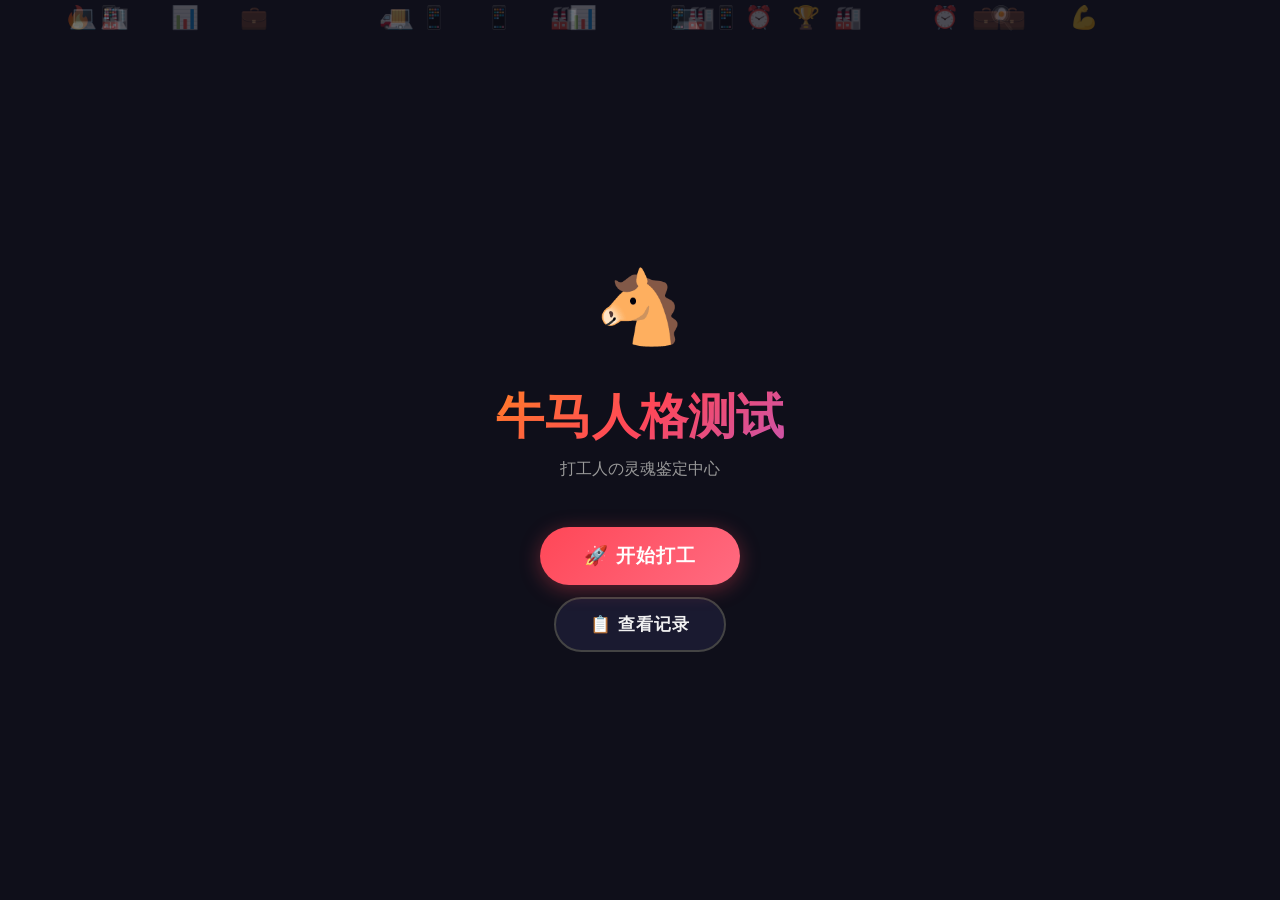
<file: demos/personality/index.html>
<!DOCTYPE html>
<html lang="zh-CN">
<head>
<meta charset="UTF-8">
<meta name="viewport" content="width=device-width,initial-scale=1">
<title>🐴 牛马人格测试</title>
<style>
:root{--bg:#0f0f1a;--card:#1a1a30;--accent:#ff4757;--gold:#ffa502;--green:#2ed573;--blue:#5352ed;--purple:#a55eea;--text:#f1f1f1;--sub:#999;--dim:#2a2a45}
*{margin:0;padding:0;box-sizing:border-box}
body{font-family:'PingFang SC','Microsoft YaHei',sans-serif;background:var(--bg);color:var(--text);min-height:100vh;overflow-x:hidden;line-height:1.65}
.screen{display:none;flex-direction:column;align-items:center;justify-content:center;min-height:100vh;padding:20px;animation:fadeIn .5s ease}
.screen.active{display:flex}
@keyframes fadeIn{from{opacity:0;transform:translateY(25px)}to{opacity:1;transform:translateY(0)}}
@keyframes bounce{0%,100%{transform:translateY(0)}50%{transform:translateY(-18px)}}
@keyframes floatUp{0%{transform:translateY(100vh) rotate(0);opacity:0}10%{opacity:.25}90%{opacity:.25}100%{transform:translateY(-10vh) rotate(360deg);opacity:0}}
.container{max-width:540px;width:100%}.wide{max-width:640px}
.btn{padding:14px 34px;border-radius:30px;font-size:1.05rem;font-weight:700;cursor:pointer;border:none;transition:all .3s;letter-spacing:1px}
.btn-primary{background:linear-gradient(135deg,var(--accent),#ff6b81);color:#fff;box-shadow:0 4px 20px rgba(255,71,87,.35);font-size:1.2rem;padding:16px 44px}
.btn-primary:hover{transform:translateY(-2px);box-shadow:0 8px 35px rgba(255,71,87,.55)}.btn-primary:active{transform:scale(.96)}
.industry-grid{display:grid;grid-template-columns:1fr 1fr;gap:10px;margin:20px 0;width:100%;max-width:480px}
.industry-card{background:var(--card);border:2px solid #333;border-radius:16px;padding:18px 14px;cursor:pointer;text-align:center;transition:all .25s}
.industry-card:hover{border-color:var(--accent);transform:translateY(-2px);background:#1e1e38}
.industry-card.selected{border-color:var(--gold);background:rgba(255,165,2,.08)}
.scene-grid{display:grid;grid-template-columns:1fr 1fr 1fr;gap:10px;margin:20px 0;width:100%}
.scene-card{background:var(--card);border:2px solid #333;border-radius:14px;padding:14px 10px;cursor:pointer;text-align:center;transition:all .25s}
.scene-card:hover{border-color:var(--blue);background:#1e1e38}.scene-card.selected{border-color:var(--blue)}
.q-scene{background:var(--card);border-radius:16px;padding:20px;margin-bottom:18px;border:1px solid var(--dim);text-align:center}
.q-prompt{font-size:1.2rem;font-weight:700;text-align:center;margin-bottom:18px;line-height:1.5}
.option-btn{display:flex;align-items:center;gap:12px;width:100%;padding:15px 16px;background:var(--card);border:2px solid #333;border-radius:14px;color:var(--text);font-size:.9rem;cursor:pointer;transition:all .2s;text-align:left;margin-bottom:10px}
.option-btn:hover{border-color:var(--accent);background:#1e1e38;transform:translateX(3px)}.option-btn:active{transform:scale(.98)}
.option-emoji{font-size:1.7rem;flex-shrink:0;width:36px;text-align:center}.option-text{flex:1}
.option-letter{background:var(--dim);color:var(--accent);min-width:28px;height:28px;border-radius:50%;display:flex;align-items:center;justify-content:center;font-weight:700;font-size:.8rem;flex-shrink:0}
.progress-bar{height:7px;background:var(--dim);border-radius:10px;overflow:hidden;margin-bottom:8px}
.progress-fill{height:100%;background:linear-gradient(90deg,var(--accent),var(--gold));border-radius:10px;transition:width .5s ease}
.dim-bars{display:grid;grid-template-columns:1fr 1fr;gap:8px;width:100%;margin-top:20px}
.dim-item{background:var(--card);border-radius:12px;padding:9px 12px;border:1px solid var(--dim)}
.dim-label{display:flex;justify-content:space-between;font-size:.7rem;margin-bottom:3px}.dim-label .l{color:var(--blue)}.dim-label .r{color:var(--accent)}
.dim-track{height:5px;background:var(--dim);border-radius:10px;overflow:hidden}
.dim-fill{height:100%;background:linear-gradient(90deg,var(--blue),var(--accent));border-radius:10px;transition:width .5s cubic-bezier(.4,0,.2,1)}
.dim-score{font-size:.68rem;color:var(--sub);text-align:center}
.result-header{text-align:center;margin-bottom:20px}.result-emoji{font-size:5.5rem;animation:bounce 2s infinite;display:block}
.result-name{font-size:2rem;font-weight:900;margin:6px 0;background:linear-gradient(135deg,var(--gold),var(--accent));-webkit-background-clip:text;-webkit-text-fill-color:transparent;background-clip:text}
.result-npu{color:var(--sub);font-size:.85rem;letter-spacing:2px}.result-tagline{color:var(--sub);font-size:.95rem;font-style:italic}
.conc-row{display:flex;align-items:center;gap:10px;margin-bottom:10px}
.conc-emoji{font-size:1.2rem;width:40px;text-align:center}.conc-name{font-size:.8rem;width:36px;color:var(--sub)}
.conc-bar-wrap{flex:1;height:18px;background:var(--dim);border-radius:10px;overflow:hidden}
.conc-bar-fill{height:100%;border-radius:10px;transition:width 1s ease}
.conc-bar-fill::after{content:attr(data-pct);position:absolute;right:6px;top:50%;transform:translateY(-50%);font-size:.65rem;font-weight:700;color:#fff}
.conc-val{font-size:.75rem;width:36px;text-align:center;font-weight:700}
.analysis-section{background:var(--card);border-radius:16px;padding:20px;margin:14px 0;border:1px solid var(--dim)}
.analysis-section h4{font-size:.92rem;margin-bottom:10px}.analysis-section p,.analysis-section li{color:var(--sub);font-size:.85rem;line-height:1.7}
.trait-grid{display:grid;grid-template-columns:1fr 1fr;gap:12px}
.trait-card{background:rgba(255,255,255,.03);border-radius:12px;padding:14px;border:1px solid var(--dim)}
.bonus-trigger{text-align:center;margin:20px 0}
.btn-bonus{background:linear-gradient(135deg,#1a0a2e,#2a0a3e);color:var(--purple);border:2px solid var(--purple);font-size:1.1rem;padding:16px 40px;border-radius:30px;font-weight:700;cursor:pointer;animation:glowPulse 2s infinite}
@keyframes glowPulse{0%,100%{box-shadow:0 0 8px rgba(165,94,234,.3)}50%{box-shadow:0 0 30px rgba(165,94,234,.8)}}
.hidden-badge{display:inline-block;background:linear-gradient(135deg,var(--purple),var(--accent));color:#fff;border-radius:20px;padding:8px 18px;font-size:.85rem;font-weight:700;margin:8px 0}
.mate-row{display:flex;flex-wrap:wrap;gap:6px}.mate-tag{background:var(--card);border-radius:14px;padding:5px 12px;font-size:.78rem}
.mate-tag.good{border:1px solid var(--green);color:var(--green)}.mate-tag.bad{border:1px solid var(--accent);color:var(--accent)}
.share-row{display:flex;gap:12px;margin-top:24px;flex-wrap:wrap;justify-content:center}
.btn-retry{background:var(--card);color:var(--text);border:2px solid #555;padding:10px 22px;border-radius:25px;font-size:.9rem;font-weight:700;cursor:pointer}
.btn-copy{background:var(--green);color:#000;padding:10px 22px;border-radius:25px;font-size:.9rem;font-weight:700;cursor:pointer;border:none}
.credit{text-align:center;margin-top:30px;color:var(--sub);font-size:.75rem}.credit b{color:var(--text)}
.particles{position:fixed;top:0;left:0;width:100%;height:100%;pointer-events:none;z-index:-1}
.particle{position:absolute;animation:floatUp linear infinite;opacity:.25;font-size:1.4rem}
.tag{display:inline-block;background:var(--card);border:1px solid #333;border-radius:20px;padding:5px 13px;font-size:.78rem;color:var(--sub);margin:3px}
.tag.highlight{background:rgba(255,71,87,.15);border-color:var(--accent);color:var(--accent)}
@media(max-width:480px){.trait-grid{grid-template-columns:1fr}.industry-grid{grid-template-columns:1fr}.scene-grid{grid-template-columns:1fr 1fr}.dim-bars{grid-template-columns:1fr}.q-prompt{font-size:1.05rem}.option-btn{padding:12px 14px;font-size:.82rem}}
</style>
</head>
<body>
<div class="particles" id="particles"></div>

<div class="screen active" id="screen-intro"><div class="container" style="text-align:center">
<span style="font-size:4.5rem;animation:bounce 2s infinite;display:block;margin-bottom:10px">🐴</span>
<h1 style="font-size:clamp(1.8rem,8vw,3rem);font-weight:900;background:linear-gradient(135deg,var(--gold),var(--accent),var(--purple));-webkit-background-clip:text;-webkit-text-fill-color:transparent">牛马人格测试</h1>
<p style="color:var(--sub);font-size:1rem;margin-bottom:24px">打工人の灵魂鉴定中心</p>
<button class="btn btn-primary" onclick="showIndustrySelect()" style="margin-top:20px">🚀 开始打工</button>
<button class="btn btn-secondary" onclick="showHistory()" style="margin-top:12px;background:var(--card);color:var(--text);border:2px solid #444;display:block;margin-left:auto;margin-right:auto">📋 查看记录</button>
</div></div>

<div class="screen" id="screen-industry"><div class="container" style="text-align:center">
<h2 style="font-size:1.5rem;margin-bottom:6px">先选你的行业</h2>
<p style="color:var(--sub);font-size:.9rem;margin-bottom:20px">每一题都跟你的行当相关</p>
<div class="industry-grid" id="industry-grid"></div>
<button class="btn btn-primary" id="btn-industry-confirm" disabled onclick="confirmIndustry()">✅ 确认行业</button>
</div></div>

<div class="screen" id="screen-level"><div class="container" style="text-align:center">
<div style="display:inline-block;background:var(--card);border:2px solid #444;border-radius:30px;padding:7px 18px;font-size:.85rem;color:var(--sub);margin-bottom:12px" id="level-badge"></div>
<div style="font-size:1.8rem;font-weight:900;margin-bottom:8px" id="level-title"></div>
<p style="font-size:.9rem;color:var(--sub);margin-bottom:14px">👇 选一个今天的剧情</p>
<div class="scene-grid" id="scene-grid"></div>
<div id="scene-tip" style="margin-top:12px;color:var(--sub);font-size:.7rem;text-align:center;line-height:1.6"></div>
<button class="btn btn-primary" onclick="startLevel()" style="margin-top:10px">🎮 开始答题</button>
</div></div>

<div class="screen" id="screen-history"><div class="container" style="text-align:center">
<h2 style="font-size:1.5rem;margin-bottom:6px">📋 测试记录</h2>
<p style="color:var(--sub);font-size:.85rem;margin-bottom:16px" id="history-count"></p>
<div id="history-list"></div>
<button class="btn btn-secondary" onclick="ss('intro')" style="margin-top:16px">🏠 返回首页</button>
</div></div>

<div class="screen" id="screen-question"><div class="container">
<div style="display:flex;justify-content:space-between;align-items:center;margin-bottom:6px">
<span style="font-size:.75rem;color:var(--sub)">第 <b id="qp-num" style="color:var(--text)">1</b>/30 题</span>
<span id="ql-name" style="font-size:.78rem;color:var(--sub)"></span>
<button onclick="if(confirm('确定重新开始？'))location.reload()" style="background:var(--dim);color:var(--sub);border:1px solid #444;border-radius:14px;padding:4px 12px;font-size:.7rem;cursor:pointer">↩ 重选</button>
</div>
<div class="progress-bar"><div class="progress-fill" id="progress-fill" style="width:3%"></div></div>
<div class="q-scene"><div style="font-size:2.8rem;margin-bottom:8px" id="qs-emoji"></div><div style="color:var(--sub);font-size:.88rem" id="qs-text"></div></div>
<div class="q-prompt" id="qp-prompt"></div>
<div id="options-wrap"></div>
<div class="dim-bars" id="dim-live"></div>
</div></div>

<div class="screen" id="screen-result"><div class="container wide" id="result-content"></div></div>

<div class="screen" id="screen-bonus"><div style="background:linear-gradient(135deg,#120010,#1a0a20);border:3px solid var(--accent);border-radius:20px;padding:28px;width:100%;max-width:500px;text-align:center;animation:fadeIn .6s ease">
<div style="font-size:4.5rem;margin-bottom:8px">🚨</div><div style="font-size:1.5rem;font-weight:900;color:var(--accent);margin-bottom:6px">老板突击检查！</div>
<div style="color:var(--sub);margin-bottom:18px;font-size:.9rem" id="bonus-desc"></div>
<div class="q-scene"><div style="font-size:2.8rem;margin-bottom:8px" id="bns-emoji"></div><div style="color:var(--sub);font-size:.88rem" id="bns-text"></div></div>
<div class="q-prompt" id="bns-prompt"></div><div id="bns-options"></div>
</div></div>

<script>
const S={industry:-1,level:0,question:0,total:30,dims:[0,0,0,0,0,0],dimNames:['卷力','社交','执行','情绪','服从','危机'],dimLeft:['躺平','社恐','画饼','冷静','听话','跑路'],dimRight:['内卷','交际','实干','感性','反骨','救火'],dimEmojiL:['🦥','🦔','🎈','🧊','🐶','🏃'],dimEmojiR:['🔥','🦚','🔧','🌋','🦊','🦸'],bonusScore:0,sceneChosen:-1};
S.unlocked={0:true,1:true,2:true,3:true,4:true,5:true};S.poster=true;

const IND=[{e:'🏭',n:'工厂/制造',s:'流水线·打螺丝'},{e:'💼',n:'办公室/互联网',s:'码农·运营·HR'},{e:'📞',n:'销售/客服',s:'电销·门店·房产'},{e:'🍳',n:'餐饮/服务业',s:'厨师·服务员·零售'},{e:'🚚',n:'物流/外卖',s:'快递·外卖·仓储'},{e:'🌐',n:'通用/综合',s:'不限行业·通用职场'}];
const LV=[{id:1,name:'🏢 入职适应',scenes:[{e:'📋',t:'第一天报到'},{e:'☕',t:'午休闲聊'},{e:'📱',t:'微信群里'}]},{id:2,name:'📊 工作冲锋',scenes:[{e:'💼',t:'紧急任务'},{e:'🤝',t:'同事求助'},{e:'⏰',t:'加班通知'}]},{id:3,name:'🎉 人际战场',scenes:[{e:'🍺',t:'团建聚餐'},{e:'💬',t:'茶水八卦'},{e:'🎂',t:'人情世故'}]},{id:4,name:'🚨 危机时刻',scenes:[{e:'💥',t:'突发事故'},{e:'🫵',t:'被甩锅了'},{e:'💰',t:'待遇变动'}]},{id:5,name:'👑 年终大考',scenes:[{e:'📋',t:'评优述职'},{e:'🏆',t:'升职竞争'},{e:'🔮',t:'职业规划'}]}];

// Factory questions with scene tags (sc:0,1,2). All industries share via Q[i]=Q[0]
let Q_office=[{"d":1,"sc":0,"st":"入职第一天Leader带你到工位","p":"你怎么做？","o":[{"e":"😎","t":"主动跟左右同事自我介绍","v":1},{"e":"🙂","t":"微笑点头开电脑干活","v":0},{"e":"😶","t":"默默坐下戴耳机当透明人","v":-1}]},{"d":0,"sc":0,"st":"第一天只让你看文档熟悉项目","p":"你准备怎么过？","o":[{"e":"💪","t":"边看边问拉代码跑起来","v":1},{"e":"📝","t":"老老实实看文档做笔记","v":0},{"e":"😎","t":"偷摸刷手机反正没人注意","v":-1}]},{"d":2,"sc":0,"st":"PM给了你第一个需求描述很模糊","p":"怎么办？","o":[{"e":"🔧","t":"先做个demo再跟PM对","v":1},{"e":"📝","t":"拉PM开会逐条确认","v":0},{"e":"🤷","t":"等PM写清楚了再说","v":-1}]},{"d":4,"sc":0,"st":"HR说试用期每天要写日报","p":"你觉得很形式主义","o":[{"e":"🙅","t":"跟Leader能不能改成周报","v":1},{"e":"😐","t":"每天写两行应付一下","v":0},{"e":"💪","t":"认真写当工作记录","v":-1}]},{"d":3,"sc":0,"st":"第一天什么都不懂坐在那有点慌","p":"你心里感受？","o":[{"e":"😤","t":"紧张但更想证明自己","v":1},{"e":"🧊","t":"正常新人期过了就好","v":0},{"e":"😔","t":"有点后悔来这家公司","v":-1}]},{"d":5,"sc":0,"st":"快下班时服务器告警响了","p":"你第一反应？","o":[{"e":"🦸","t":"主动问Leader需要帮忙吗","v":1},{"e":"📞","t":"赶紧告诉旁边老员工","v":0},{"e":"😰","t":"懵了完全不知道怎么办","v":-1}]},{"d":1,"sc":1,"st":"中午同事们都去楼下吃饭","p":"没人叫你","o":[{"e":"🍽️","t":"主动问带我一个呗","v":1},{"e":"🍱","t":"点外卖在工位吃省得尴尬","v":0},{"e":"📱","t":"自己下楼吃点刷手机","v":-1}]},{"d":0,"sc":1,"st":"午饭时同事聊股票和学区房","p":"你插不上话","o":[{"e":"🙂","t":"认真听偶尔提问表示兴趣","v":1},{"e":"😶","t":"埋头吃饭不说话","v":0},{"e":"😎","t":"下次不跟他们一起吃了","v":-1}]},{"d":2,"sc":1,"st":"同事说这项目加班很多劝你走","p":"你怎么想？","o":[{"e":"💪","t":"我就是来学东西的不怕加班","v":1},{"e":"🤔","t":"先干干看不行再走","v":0},{"e":"😰","t":"开始怀疑自己来错了","v":-1}]},{"d":4,"sc":1,"st":"同事让你帮取快递语气像命令","p":"怎么办？","o":[{"e":"🙅","t":"说手上活正忙着呢","v":1},{"e":"😐","t":"帮了但心里不舒服","v":0},{"e":"💪","t":"马上下楼去取","v":-1}]},{"d":3,"sc":1,"st":"同事跟你吐槽说Leader偏心","p":"越说越激动","o":[{"e":"🧊","t":"听着不发表意见","v":0},{"e":"😤","t":"跟着一起吐槽","v":1},{"e":"🙉","t":"戴上耳机假装开会","v":-1}]},{"d":5,"sc":1,"st":"同事脸色发白趴在桌上说头晕","p":"怎么办？","o":[{"e":"🦸","t":"坚持送他去医务室","v":1},{"e":"🤝","t":"帮他倒热水问要不要请假","v":0},{"e":"😐","t":"他说没事就继续干活了","v":-1}]},{"d":1,"sc":2,"st":"被拉进部门群大家发欢迎表情包","p":"你怎么回？","o":[{"e":"🎉","t":"发段自我介绍+红包","v":1},{"e":"👋","t":"回谢谢大家以后一起努力","v":0},{"e":"😶","t":"看了没回不知道说什么","v":-1}]},{"d":0,"sc":2,"st":"晚上10点Leader在群里@你说急用","p":"怎么办？","o":[{"e":"💪","t":"秒回收到打开电脑开干","v":1},{"e":"⌛","t":"看到过半小时再回","v":0},{"e":"😴","t":"假装已睡明早回","v":-1}]},{"d":2,"sc":2,"st":"群里问谁能帮忙review代码没人接","p":"你接吗？","o":[{"e":"🙋","t":"主动说我来正好学习","v":1},{"e":"🤔","t":"等别人先接没人再上","v":0},{"e":"🤐","t":"装没看到","v":-1}]},{"d":4,"sc":2,"st":"HR@所有人周末团建没说是自愿","p":"你觉得是强制吗？","o":[{"e":"🙅","t":"私聊HR问能不能不去","v":1},{"e":"😐","t":"去了但心里不爽","v":0},{"e":"💪","t":"回复收到积极配合","v":-1}]},{"d":3,"sc":2,"st":"群里有人发内涵你代码bug的图","p":"怎么办？","o":[{"e":"😏","t":"回自嘲表情化解尴尬","v":1},{"e":"🧊","t":"看到但不理这种人","v":0},{"e":"😤","t":"截图私聊Leader告状","v":-1}]},{"d":5,"sc":2,"st":"半夜群里通知明早8点紧急上线","p":"要全员到岗","o":[{"e":"💪","t":"回复收到设7点闹钟","v":1},{"e":"😐","t":"看到但打算正常时间到","v":0},{"e":"😴","t":"假装手机没电明天再说","v":-1}]},{"d":0,"sc":0,"st":"项目deadline突然提前三天","p":"PM说客户催得紧","o":[{"e":"🔥","t":"开启爆肝模式咖啡续命","v":1},{"e":"📊","t":"重排优先级砍非核心功能","v":0},{"e":"🤝","t":"跟PM沟通能不能分阶段交付","v":-1}]},{"d":1,"sc":0,"st":"产品方案明显有问题但没人说话","p":"怎么办？","o":[{"e":"🗣️","t":"直接在会上指出给替代方案","v":1},{"e":"📝","t":"会后私聊PM单独说","v":0},{"e":"🤐","t":"不关我事又不是我负责","v":-1}]},{"d":2,"sc":0,"st":"你写的模块上线前发现关键bug","p":"还有两小时发布","o":[{"e":"🔧","t":"立刻排查修复然后自测一遍","v":1},{"e":"📞","t":"赶紧告知Leader一起看","v":0},{"e":"😰","t":"慌了不知道从哪下手","v":-1}]},{"d":4,"sc":0,"st":"Leader说周末全员加班赶进度","p":"你已经有安排了","o":[{"e":"🙅","t":"跟Leader说明情况看能不能远程","v":1},{"e":"😐","t":"取消安排来加班但很不爽","v":0},{"e":"💪","t":"主动说没问题我来","v":-1}]},{"d":3,"sc":0,"st":"Leader群里公开批评你代码差","p":"说连实习生都不如","o":[{"e":"😤","t":"私聊Leader问具体哪不好我改","v":1},{"e":"🧊","t":"不解释默默重构代码","v":0},{"e":"😔","t":"很难受想离职","v":-1}]},{"d":5,"sc":0,"st":"生产环境突然宕机了全站502","p":"你是当值oncall","o":[{"e":"🦸","t":"立刻拉群排查回滚止损","v":1},{"e":"📞","t":"先同步Leader再统一行动","v":0},{"e":"😰","t":"手忙脚乱不知道怎么处理","v":-1}]},{"d":1,"sc":1,"st":"同事说今天状态不好写不动代码","p":"让你帮忙分担","o":[{"e":"🙋","t":"说我帮你看看你先歇会","v":1},{"e":"🤝","t":"帮他做一部分核心的其他自己来","v":0},{"e":"🙅","t":"自己的需求都排满了找PM协调","v":-1}]},{"d":0,"sc":1,"st":"新来的实习生被分到你带他","p":"但他学得慢老问重复问题","o":[{"e":"💪","t":"耐心教把常见问题整理成文档给他","v":1},{"e":"🤝","t":"该帮帮但主要精力在自己需求上","v":0},{"e":"😤","t":"跟Leader说换个人带","v":-1}]},{"d":2,"sc":1,"st":"同事不会配环境搞了一上午","p":"你帮他发现是版本问题","o":[{"e":"🔧","t":"帮他配好然后把踩坑记录发给他","v":1},{"e":"📝","t":"告诉他问题在哪让他自己查文档","v":0},{"e":"🤷","t":"说我也不会让他自己百度","v":-1}]},{"d":4,"sc":1,"st":"同事借钱说这个月房租交不上","p":"你们关系还行但认识不久","o":[{"e":"💰","t":"借了但让他写个借条","v":1},{"e":"🤔","t":"问清楚情况借一部分","v":0},{"e":"🙅","t":"说最近手头也紧","v":-1}]},{"d":3,"sc":1,"st":"同事在卫生间偷偷哭被你撞见","p":"说绩效被打C了感觉要被裁","o":[{"e":"🫂","t":"安慰她帮她分析原因给建议","v":1},{"e":"🧊","t":"说别想太多还有机会的","v":0},{"e":"😶","t":"假装没看到不知道说什么","v":-1}]},{"d":5,"sc":1,"st":"帮忙同事排查线上问题误删了数据","p":"后果严重但不是故意的","o":[{"e":"🦸","t":"立刻报告Leader联系DBA恢复","v":1},{"e":"📝","t":"承认错误然后全力配合恢复","v":0},{"e":"😰","t":"慌了想推脱说不知道是谁删的","v":-1}]},{"d":0,"sc":2,"st":"周五下班前Leader说周末要加班赶版本","p":"你已经计划好带对象出去玩","o":[{"e":"💪","t":"取消计划来加班","v":1},{"e":"😐","t":"来了但心里很不爽","v":0},{"e":"🙅","t":"说家里有重要事实在来不了","v":-1}]},{"d":1,"sc":2,"st":"加班到深夜只剩几个人","p":"氛围很压抑","o":[{"e":"😄","t":"提议一起点夜宵边吃边干活跃下","v":1},{"e":"🙂","t":"正常干活偶尔聊两句","v":0},{"e":"😶","t":"戴着耳机闷头写代码不说话","v":-1}]},{"d":2,"sc":2,"st":"加班到凌晨2点搞完了但部署出新问题","p":"怎么办？","o":[{"e":"🔥","t":"继续肝到天亮也要搞定","v":1},{"e":"📝","t":"记录问题先回去休息明早再搞","v":0},{"e":"😮‍💨","t":"说搞不定了明天让Leader看","v":-1}]},{"d":4,"sc":2,"st":"Leader说加班餐费报销但暗示控制预算","p":"人均不超过50","o":[{"e":"🙅","t":"说那我就点个30的外卖就行","v":1},{"e":"😐","t":"点了刚好50心里想这也要省","v":0},{"e":"💪","t":"说没事我自己出多的部分","v":-1}]},{"d":3,"sc":2,"st":"加班后调休申请被HR驳回","p":"说项目紧张暂时不批","o":[{"e":"😤","t":"找Leader沟通问什么时候能休","v":1},{"e":"🤔","t":"忍着等下次再申请","v":0},{"e":"😮‍💨","t":"算了就当白干了","v":-1}]},{"d":5,"sc":2,"st":"凌晨3点下班发现外面下大雨","p":"打不到车手机也快没电","o":[{"e":"🦸","t":"冒雨走到大路上碰运气看有没有车","v":1},{"e":"🤝","t":"问同事能不能顺路带一程","v":0},{"e":"😴","t":"在公司沙发上凑合一晚","v":-1}]},{"d":1,"sc":0,"st":"公司组织周末团建去轰趴馆","p":"你不太想去","o":[{"e":"🎉","t":"去了主动参与还帮忙组织","v":1},{"e":"🤔","t":"去了但大部分时间在旁边看","v":0},{"e":"🏠","t":"找理由说家里有事去不了","v":-1}]},{"d":0,"sc":0,"st":"团建有个团队游戏环节输的组要表演","p":"你很抗拒","o":[{"e":"😄","t":"豁出去了参与了再说","v":1},{"e":"😰","t":"躲在后面希望不要被选中有","v":0},{"e":"🙅","t":"直接说不参加不喜欢这种环节","v":-1}]},{"d":2,"sc":0,"st":"CEO让大家对公司不足畅所欲言","p":"你敢不敢说？","o":[{"e":"🗣️","t":"提实际的问题但措辞委婉","v":1},{"e":"🤐","t":"看别人怎么说先不开口","v":0},{"e":"😰","t":"想说但不敢怕被HR盯上","v":-1}]},{"d":4,"sc":0,"st":"团建结束说费用超出预算要再收100","p":"你很多项目没参与","o":[{"e":"🙅","t":"说大部分项目没参与能不能少算","v":1},{"e":"😐","t":"给了但心里很不爽","v":0},{"e":"💪","t":"爽快给了不计较","v":-1}]},{"d":3,"sc":0,"st":"有人喝多了抱着你哭说三年没涨过薪","p":"你怎么办？","o":[{"e":"🫂","t":"安慰他说把能力提升上去该涨会涨的","v":1},{"e":"🧊","t":"扶他到旁边休息不太会安慰人","v":0},{"e":"😅","t":"有点尴尬不知道怎么办","v":-1}]},{"d":5,"sc":0,"st":"团建回来群里传某人要离职","p":"是喝多说漏嘴的","o":[{"e":"🤐","t":"看到但不传播这种事","v":1},{"e":"📞","t":"私聊那个人确认是不是真的","v":0},{"e":"💬","t":"跟关系好的同事讨论了","v":-1}]},{"d":1,"sc":1,"st":"茶水间听到同事说某个Leader要被优化","p":"怎么办？","o":[{"e":"🙉","t":"接完水就走当没听见","v":1},{"e":"👂","t":"站那听了一会但没参与","v":0},{"e":"💬","t":"凑过去问真的假的还分享了料","v":-1}]},{"d":0,"sc":1,"st":"听到背后有人说你技术不行面试放水","p":"怎么办？","o":[{"e":"💪","t":"暗暗记下用代码实力打脸","v":1},{"e":"🧊","t":"装没听见继续工作","v":0},{"e":"😤","t":"走过去对质你说谁放水","v":-1}]},{"d":2,"sc":1,"st":"同事说另一个同事代码都是抄的","p":"让你review别给他过","o":[{"e":"🗣️","t":"说我会客观review不针对人","v":1},{"e":"🤔","t":"不表态自己心里有数就行","v":0},{"e":"😏","t":"下次就严格点不给他过","v":-1}]},{"d":4,"sc":1,"st":"有人说今年晋升名额已经内定","p":"你再努力也没用","o":[{"e":"🙅","t":"不信做好自己的该是我的跑不掉","v":1},{"e":"🤔","t":"半信半疑但会自己去求证","v":0},{"e":"😤","t":"越想越气觉得公司太黑","v":-1}]},{"d":3,"sc":1,"st":"实习生跑来哭着说被Leader当众骂了","p":"因为改了三次bug","o":[{"e":"🫂","t":"安慰她说新人犯错正常帮她看代码","v":1},{"e":"🧊","t":"说Leader就是嘴臭别往心里去","v":0},{"e":"😶","t":"假装没听见耳机一戴","v":-1}]},{"d":5,"sc":1,"st":"听说隔壁组有人因泄密被开除","p":"大家讨论","o":[{"e":"📝","t":"留意了解公司信息安全政策","v":1},{"e":"🤔","t":"听听就行不关我事","v":0},{"e":"😰","t":"吓到担心自己哪天也被开","v":-1}]},{"d":1,"sc":2,"st":"Leader过生日群里说凑钱买礼物","p":"没说金额","o":[{"e":"💰","t":"主动问预算多少先表个态","v":1},{"e":"🤔","t":"看别人出多少跟着出","v":0},{"e":"🙅","t":"说不熟就不参与了","v":-1}]},{"d":0,"sc":2,"st":"同事结婚群里发电子请帖","p":"工位挨着但私下不熟","o":[{"e":"🎁","t":"包了个红包恭喜他","v":1},{"e":"💰","t":"托人带红包人就不去了","v":0},{"e":"🙅","t":"说那天刚好有事去不了","v":-1}]},{"d":2,"sc":2,"st":"这个月第三次被拉进份子群","p":"刚入职工资还没发","o":[{"e":"📝","t":"照给不误该花的省不了","v":1},{"e":"🤔","t":"这次意思一下少给点","v":0},{"e":"🙅","t":"跟同事私聊说这次真不行","v":-1}]},{"d":4,"sc":2,"st":"有人说份子钱应该按级别分高级200普通100","p":"你同意吗？","o":[{"e":"🙅","t":"说都是同事不该分等级","v":1},{"e":"😐","t":"同意了但觉得被歧视","v":0},{"e":"😊","t":"挺好我普通少出点","v":-1}]},{"d":3,"sc":2,"st":"随了份子但那天上线没去成","p":"同事说没关系但你觉得尴尬","o":[{"e":"😄","t":"改天单独请他吃饭补回来","v":1},{"e":"🤝","t":"发个红包补个祝福","v":0},{"e":"😔","t":"不好意思见面了都","v":-1}]},{"d":5,"sc":2,"st":"同事群里发了水滴筹链接家人手术急需","p":"你怎么办？","o":[{"e":"💪","t":"第一个捐款并帮忙转发","v":1},{"e":"💰","t":"捐了一点聊表心意","v":0},{"e":"👀","t":"看了没捐不确定真假","v":-1}]},{"d":5,"sc":0,"st":"凌晨PagerDuty响了生产环境全挂","p":"你是oncall怎么办？","o":[{"e":"🦸","t":"立刻爬起来登陆查日志回滚","v":1},{"e":"📞","t":"先打电话给Leader汇报","v":0},{"e":"😴","t":"翻个身继续睡假装没听到","v":-1}]},{"d":0,"sc":0,"st":"查了一小时发现是自己上周代码导致的","p":"怎么办？","o":[{"e":"💪","t":"承认是我代码的问题马上修","v":1},{"e":"📝","t":"先修好再写复盘报告","v":0},{"e":"😰","t":"想办法看看能不能推到别人身上","v":-1}]},{"d":2,"sc":0,"st":"事故复盘会CTO也来了让你做root cause分析","p":"你紧张吗？","o":[{"e":"📝","t":"认真准备幻灯片把经过教训讲清楚","v":1},{"e":"🤝","t":"跟Leader商量好对策再上去讲","v":0},{"e":"😰","t":"紧张得说话都结巴了","v":-1}]},{"d":4,"sc":0,"st":"复盘会上有人暗示是测试没覆盖到","p":"想把责任推给QA","o":[{"e":"🗣️","t":"说我的代码我的锅别推给别人","v":1},{"e":"😐","t":"不说话等最终结论","v":0},{"e":"😏","t":"顺着话说确实测试没覆盖到","v":-1}]},{"d":3,"sc":0,"st":"CTO发全员邮件批了你们组","p":"你很委屈明明是值班但不是你的错","o":[{"e":"😤","t":"回复邮件把事情经过客观说明","v":1},{"e":"🧊","t":"接受批评但心里不服","v":0},{"e":"😔","t":"很难受觉得在公司没前途了","v":-1}]},{"d":1,"sc":0,"st":"其他组同事看你的眼神都变了","p":"走廊上避开你","o":[{"e":"😄","t":"主动打招呼说已经修好了以后不会了","v":1},{"e":"😶","t":"也觉得尴尬避开他们","v":0},{"e":"😤","t":"觉得这些人太势利了","v":-1}]},{"d":4,"sc":1,"st":"项目出问题PM在群里说是你延期导致的","p":"但实际是需求一直在变","o":[{"e":"🗣️","t":"把每次需求变更记录截图发群里","v":1},{"e":"📝","t":"私聊PM说清楚私下解决","v":0},{"e":"😔","t":"忍了不解释背锅","v":-1}]},{"d":3,"sc":1,"st":"同事在会议上把延迟责任推给你","p":"说就等你的模块才delay","o":[{"e":"😤","t":"当场把代码提交记录和沟通记录亮出来","v":1},{"e":"🧊","t":"冷静说我们看数据不要猜","v":0},{"e":"😶","t":"憋红了脸说不出话","v":-1}]},{"d":1,"sc":1,"st":"Leader让你和那个同事当面说清楚","p":"他一直狡辩","o":[{"e":"📋","t":"拿出邮件和聊天记录逐条反驳","v":1},{"e":"🤝","t":"说对事不对人以后多沟通","v":0},{"e":"😰","t":"被他说得不知道怎么反驳","v":-1}]},{"d":5,"sc":1,"st":"最后查出是前期架构问题","p":"但你确实也有一部分责任","o":[{"e":"🦸","t":"我的部分我认以后加强沟通","v":1},{"e":"🤔","t":"接受批评但心里不服","v":0},{"e":"😤","t":"气得想离职","v":-1}]},{"d":0,"sc":1,"st":"之后Leader态度明显变了","p":"分配给你的活也少了","o":[{"e":"💪","t":"主动找Leader聊问哪需要改进","v":1},{"e":"📝","t":"做好手头的事等机会证明自己","v":0},{"e":"📄","t":"开始偷偷准备面试","v":-1}]},{"d":2,"sc":1,"st":"Leader让你写process improvement plan","p":"防止类似问题再发生","o":[{"e":"📝","t":"认真调研写了份详细的改进方案","v":1},{"e":"🤔","t":"问Leader有没有模板参考","v":0},{"e":"🤷","t":"应付了事随便写了几行","v":-1}]},{"d":5,"sc":2,"st":"全员会说融资失败全员降薪20%","p":"CEO说共渡难关","o":[{"e":"📄","t":"会后立刻更新简历开始看机会","v":1},{"e":"🤔","t":"先观望一个月看情况","v":0},{"e":"🤝","t":"理解公司困难愿意一起扛","v":-1}]},{"d":0,"sc":2,"st":"降薪后好几个人提离职了","p":"有创业的朋友拉你入伙","o":[{"e":"💪","t":"不去现在跳太冒险","v":1},{"e":"🤔","t":"看看他们项目靠不靠谱","v":0},{"e":"🏃","t":"马上答应了准备离职","v":-1}]},{"d":4,"sc":2,"st":"剩下的人在群里商量要集体找HR谈","p":"你觉得有用吗？","o":[{"e":"🗣️","t":"说一起去找人多力量大","v":1},{"e":"🤔","t":"不表态先看情况","v":0},{"e":"🙅","t":"说我不去你们去吧","v":-1}]},{"d":3,"sc":2,"st":"跟你关系最好的同事说准备走了","p":"offer已经拿到了","o":[{"e":"🫂","t":"真心祝福他约好常联系","v":1},{"e":"😔","t":"有点难过但理解","v":0},{"e":"😤","t":"觉得他不够意思没叫上你","v":-1}]},{"d":1,"sc":2,"st":"办公室里气氛越来越压抑","p":"大家摸鱼没人干活","o":[{"e":"😄","t":"主动活跃下气氛约大家吃午饭","v":1},{"e":"😶","t":"跟着摸反正也没心思干","v":0},{"e":"🤝","t":"私聊几个关系好的问打算","v":-1}]},{"d":2,"sc":2,"st":"人少活多了你一个人干三人活","p":"比以前更累了","o":[{"e":"💪","t":"咬牙撑住现在是证明自己的机会","v":1},{"e":"📝","t":"跟Leader沟通看能不能招人","v":0},{"e":"😮‍💨","t":"干不完就放着又不是我的问题","v":-1}]},{"d":2,"sc":0,"st":"年终述职你觉得自己做的不错","p":"但评级出来只是中等","o":[{"e":"📋","t":"找Leader要具体反馈问哪需提升","v":1},{"e":"📝","t":"接受结果继续努力","v":0},{"e":"🤷","t":"评优就是看关系的不在乎","v":-1}]},{"d":1,"sc":0,"st":"评优结果出来同事替你打抱不平","p":"说某某不如你都拿了S","o":[{"e":"😊","t":"谢谢大家但我没事明年再来","v":1},{"e":"🤐","t":"不想聊这个越聊越难受","v":0},{"e":"😤","t":"跟同事一起吐槽不公平","v":-1}]},{"d":4,"sc":0,"st":"Leader找你one on one说结果不如意但你成长快","p":"让你继续努力","o":[{"e":"🗣️","t":"问具体说下我跟S的差距在哪","v":1},{"e":"😐","t":"点头但知道这是画饼","v":0},{"e":"💪","t":"说谢谢Leader我会加油的","v":-1}]},{"d":0,"sc":0,"st":"虽然没拿S但年终奖还凑合","p":"新一年有什么计划？","o":[{"e":"🔥","t":"定目标今年必须拿S","v":1},{"e":"🤝","t":"稳扎稳打不急于求成","v":0},{"e":"😮‍💨","t":"算了努力也没用","v":-1}]},{"d":3,"sc":0,"st":"年末回顾一年加班无数","p":"却没有得到应有认可","o":[{"e":"💪","t":"把失落转化成动力","v":1},{"e":"🧘","t":"调整心态学到东西最重要","v":0},{"e":"😤","t":"越想越不值开始想跳槽","v":-1}]},{"d":5,"sc":0,"st":"CTO让你在年终大会上分享项目经验","p":"全公司都会看","o":[{"e":"🎤","t":"认真准备这是个大舞台","v":1},{"e":"😰","t":"硬着头皮上但很紧张","v":0},{"e":"🙅","t":"婉拒了说自己不太会讲","v":-1}]},{"d":4,"sc":1,"st":"高级工程师名额两个你和另一个同事争","p":"他比你来得早但你技术更好","o":[{"e":"💪","t":"找Leader表达意愿展示贡献","v":1},{"e":"🤝","t":"公平竞争不搞小动作","v":0},{"e":"😤","t":"跟同事说他就是来得早而已","v":-1}]},{"d":0,"sc":1,"st":"评审答辩只剩一周","p":"你还没准备好PPT","o":[{"e":"💪","t":"加班加点到半夜也要准备充分","v":1},{"e":"📝","t":"整理最有亮点的项目讲深讲透","v":0},{"e":"😮‍💨","t":"随便准备下反正看关系的","v":-1}]},{"d":1,"sc":1,"st":"评审委员会让你评价竞争对手","p":"要你当面说他优缺点","o":[{"e":"👍","t":"客观说他经验丰富但技术深度有待提升","v":1},{"e":"🤐","t":"说自己不擅长评价别人","v":0},{"e":"😏","t":"暗示他对团队贡献不大","v":-1}]},{"d":2,"sc":1,"st":"答辩当天被问到没准备的技术问题","p":"你有点蒙","o":[{"e":"📝","t":"诚实说需深入学习但展示学习能力","v":1},{"e":"😰","t":"紧张了回答得磕磕巴巴","v":0},{"e":"🤷","t":"说这块不在我负责范围","v":-1}]},{"d":3,"sc":1,"st":"结果公布前一晚完全睡不着","p":"脑子一直回想答辩表现","o":[{"e":"🧘","t":"顺其自然努力了就不后悔","v":1},{"e":"😰","t":"翻来覆去到天亮","v":0},{"e":"😮‍💨","t":"算了不想了听天由命","v":-1}]},{"d":5,"sc":1,"st":"你升上去了但竞争的同事开始冷脸","p":"开会故意不配合","o":[{"e":"😎","t":"私下找他喝咖啡聊开","v":1},{"e":"🧊","t":"不理会用业绩说话","v":0},{"e":"😤","t":"跟Leader反映他不配合","v":-1}]},{"d":5,"sc":2,"st":"Leader问你对未来三年规划","p":"其实你已经想跳槽了","o":[{"e":"💼","t":"说想在技术上深耕成为领域专家","v":1},{"e":"🤔","t":"模糊回答把话题绕开","v":0},{"e":"🎯","t":"直接说有好的机会可能走","v":-1}]},{"d":0,"sc":2,"st":"大厂猎头联系说能涨薪30%","p":"但听说那边996很严重","o":[{"e":"💪","t":"不去现在团队氛围好成长空间大","v":1},{"e":"🤔","t":"先面试看看情况再说","v":0},{"e":"🏃","t":"涨30%肯定去啊","v":-1}]},{"d":1,"sc":2,"st":"你跟组里关系好的同事说了想走","p":"他劝你再想想说今年有IPO","o":[{"e":"😊","t":"保持联系但心里已有决定","v":1},{"e":"🤔","t":"再考虑万一IPO真成了呢","v":0},{"e":"😶","t":"没告诉别人怕传到Leader耳朵里","v":-1}]},{"d":2,"sc":2,"st":"离职时公司让你签竞业协议","p":"条款限制很严一年内不能去同类公司","o":[{"e":"📝","t":"仔细看了一遍跟HR谈能不能修改范围","v":1},{"e":"✍️","t":"大概扫了一眼就签了","v":0},{"e":"🙅","t":"说不合理拒绝签","v":-1}]},{"d":3,"sc":2,"st":"最后一天下班收拾东西","p":"看着坐了两年多的工位","o":[{"e":"😊","t":"感恩这段经历祝公司越来越好","v":1},{"e":"😐","t":"没啥感觉就一打工的地方","v":0},{"e":"😤","t":"终于离开这个破地方了","v":-1}]},{"d":4,"sc":2,"st":"同事问你去了哪家公司","p":"还问这边还招不招人","o":[{"e":"🤝","t":"实话实说优缺点都讲","v":1},{"e":"😐","t":"含含糊糊说还行吧","v":0},{"e":"🙅","t":"说签了保密协议不方便透露","v":-1}]}];
let Q_sales=[{"d":1,"sc":0,"st":"经理给你一叠客户名单让打电话","p":"老销售在旁边听","o":[{"e":"😎","t":"拿起电话就打声音洪亮","v":1},{"e":"📝","t":"先研究客户分类挑意向高的打","v":0},{"e":"😰","t":"手心冒汗拿起来又放下","v":-1}]},{"d":0,"sc":0,"st":"经理说新人第一个月开不了单正常","p":"让你别急慢慢来","o":[{"e":"💪","t":"说我不信邪这个月就要开单","v":1},{"e":"🤝","t":"虚心请教老销售技巧","v":0},{"e":"😎","t":"不急了反正有底薪","v":-1}]},{"d":2,"sc":0,"st":"经理教了话术你觉得有点假","p":"跟你的风格不搭","o":[{"e":"🔧","t":"改成自己风格然后用起来","v":1},{"e":"📝","t":"先用经理的试试效果不行再换","v":0},{"e":"🤷","t":"嘴上答应心里觉得不行","v":-1}]},{"d":4,"sc":0,"st":"老销售给你分享了客户名单","p":"但已经被他筛过一遍","o":[{"e":"🙅","t":"婉拒说我自己从头找客户","v":1},{"e":"🤔","t":"接过来但知道被当接盘侠","v":0},{"e":"💪","t":"谢谢师傅给我看看","v":-1}]},{"d":3,"sc":0,"st":"打完一天电话一通意向没有嗓子哑了","p":"你什么感受？","o":[{"e":"😤","t":"累但明天继续这个月必须开单","v":1},{"e":"🧊","t":"正常销售哪有一天成单的","v":0},{"e":"😔","t":"开始怀疑自己适不适合","v":-1}]},{"d":5,"sc":0,"st":"临下班有客户说考虑考虑","p":"你感觉他要跑","o":[{"e":"🦸","t":"马上说我可以上门当面聊","v":1},{"e":"📞","t":"约明天上午再通电话确认","v":0},{"e":"😰","t":"不知道该怎么挽留","v":-1}]},{"d":1,"sc":1,"st":"中午老销售约去火锅","p":"你也被叫上但不太想去","o":[{"e":"🍲","t":"去了趁吃饭跟老销售套近乎","v":1},{"e":"🍱","t":"去了基本不说话埋头吃","v":0},{"e":"🏠","t":"说减肥不去了","v":-1}]},{"d":0,"sc":1,"st":"老销售讲自己怎么拿下大单","p":"你觉得遥不可及","o":[{"e":"💪","t":"认真听记下技巧回去就试","v":1},{"e":"🙂","t":"听听罢了每个人风格不同","v":0},{"e":"😎","t":"太夸张了肯定有水分","v":-1}]},{"d":2,"sc":1,"st":"同事分享跟进客户方法","p":"说每天发早安晚安坚持三个月必成","o":[{"e":"💪","t":"说这方法好我也试试","v":1},{"e":"🤔","t":"觉得太土了但不说穿","v":0},{"e":"😏","t":"心里说也太low了","v":-1}]},{"d":4,"sc":1,"st":"老销售说晚上有客户饭局让你去","p":"但你今晚本来约了朋友","o":[{"e":"🙅","t":"说今晚有约改天再跟师傅去","v":1},{"e":"😐","t":"取消约饭答应了","v":0},{"e":"💪","t":"马上说我跟你去见识下","v":-1}]},{"d":3,"sc":1,"st":"同事吸烟区跟你抱怨提成又降了","p":"越说越气说想跳槽","o":[{"e":"😤","t":"跟着一起骂公司","v":1},{"e":"🧊","t":"听着但不表态","v":0},{"e":"🙉","t":"说不抽烟不关我事","v":-1}]},{"d":5,"sc":1,"st":"老销售说有个难缠客户你去试试","p":"练练手碰挫败就成长了","o":[{"e":"💪","t":"爽快接了正好练手","v":1},{"e":"🤔","t":"有点害怕但硬着头皮接了","v":0},{"e":"🙅","t":"说我才来还没准备好","v":-1}]},{"d":1,"sc":2,"st":"被拉进销售战区群99+全在发签单喜报","p":"你怎么回？","o":[{"e":"🎉","t":"发自我介绍请大家多关照","v":1},{"e":"👋","t":"回谢谢大家以后一起冲业绩","v":0},{"e":"😶","t":"看了不敢回感觉太菜了","v":-1}]},{"d":0,"sc":2,"st":"群里有同事@你说转了个意向客户","p":"要你马上去联系","o":[{"e":"💪","t":"秒回收到马上打电话","v":1},{"e":"⌛","t":"看到过十分钟再回","v":0},{"e":"😴","t":"说太晚了明天再联系","v":-1}]},{"d":2,"sc":2,"st":"总监发了话术模板让大家背","p":"说经过验证的高转化率话术","o":[{"e":"💪","t":"马上背下来明天就用","v":1},{"e":"🤔","t":"看了但觉得还是按自己来","v":0},{"e":"🙅","t":"话术靠背没用实战才重要","v":-1}]},{"d":4,"sc":2,"st":"群里通知明早7点到公司开早会","p":"迟到一次罚200","o":[{"e":"💪","t":"回复收到准时到","v":1},{"e":"😐","t":"想骂但是不敢","v":0},{"e":"🙅","t":"私聊问能不能线上参会","v":-1}]},{"d":3,"sc":2,"st":"有同事发客户骂人截图在群里求安慰","p":"你怎么办？","o":[{"e":"🫂","t":"回复兄弟挺住我之前也被骂过","v":1},{"e":"🧊","t":"看到了但不知道怎么安慰","v":0},{"e":"😤","t":"说这客户就别做了","v":-1}]},{"d":5,"sc":2,"st":"半夜群里说竞品降价要连夜改方案","p":"全员加班","o":[{"e":"💪","t":"回复收到马上到公司","v":1},{"e":"😐","t":"看到先装睡明早再去","v":0},{"e":"😴","t":"假装没看到","v":-1}]},{"d":0,"sc":0,"st":"月底了你还差一半业绩没完成","p":"只剩最后三天","o":[{"e":"🔥","t":"疯狂打电话一天200通不休息","v":1},{"e":"📊","t":"重点攻克几个意向老客户","v":0},{"e":"🤷","t":"这个月悬了下个月再说","v":-1}]},{"d":1,"sc":0,"st":"总监在会上点名说你这个月垫底","p":"说你拖团队后腿","o":[{"e":"😤","t":"说我一定会追上来请给时间","v":1},{"e":"🧊","t":"承认不足但列了下个月追赶计划","v":0},{"e":"😔","t":"低着头不说话很难受","v":-1}]},{"d":2,"sc":0,"st":"客户临签单时说再考虑竞品降了5%","p":"你怎么办？","o":[{"e":"🔧","t":"跟经理申请能不能匹配价格","v":1},{"e":"📝","t":"给客户分析我们产品优势差异化","v":0},{"e":"🤷","t":"算了这个客户不要了","v":-1}]},{"d":4,"sc":0,"st":"经理让你周末去陪客户打高尔夫","p":"你根本不会打","o":[{"e":"🙅","t":"说不会打高尔夫建议换个活动","v":1},{"e":"😐","t":"硬着头皮去了但很尴尬","v":0},{"e":"💪","t":"说我现学现卖","v":-1}]},{"d":3,"sc":0,"st":"努力跟了一个月的客户被同事截胡","p":"他趁你休息时联系了","o":[{"e":"💢","t":"直接找他对质那是我的客户","v":1},{"e":"🧊","t":"跟经理反映要求公正处理","v":0},{"e":"😮‍💨","t":"算了以后防着他就行","v":-1}]},{"d":5,"sc":0,"st":"客户签完合同说不付定金要先发货","p":"按公司规定不行","o":[{"e":"🔧","t":"坚持规定但帮客户想其他方案","v":1},{"e":"📞","t":"请示经理看能不能特批","v":0},{"e":"😰","t":"同意了免得客户跑了","v":-1}]},{"d":1,"sc":1,"st":"老销售让你请他吃饭说教秘诀","p":"一顿至少500","o":[{"e":"💰","t":"请了一定能学到东西吗先问清楚","v":1},{"e":"🤔","t":"答应了但感觉被套路","v":0},{"e":"🙅","t":"说自己没什么钱改天吧","v":-1}]},{"d":0,"sc":1,"st":"销冠分享方法每天发行业资讯坚持三个月","p":"你觉得有效吗？","o":[{"e":"💪","t":"说这个厉害我马上开始做","v":1},{"e":"🤔","t":"觉得太费时间了但不直说","v":0},{"e":"😎","t":"心里说这方法不适合我","v":-1}]},{"d":2,"sc":1,"st":"同事说可以帮你谈客户但要分成","p":"五五分你怎么看？","o":[{"e":"🤝","t":"同意了一起做总比一个人强","v":1},{"e":"🤔","t":"谈好细则再决定","v":0},{"e":"🙅","t":"说不行我自己能搞定","v":-1}]},{"d":4,"sc":1,"st":"经理让你自费报销售培训课","p":"说有帮助但费用不低","o":[{"e":"🙅","t":"问公司能不能报销一半","v":1},{"e":"😐","t":"不情愿但自费报了","v":0},{"e":"💪","t":"报了觉得投资自己值得","v":-1}]},{"d":3,"sc":1,"st":"同事偷偷跟你说有人在背后传你坏话","p":"说你能开单是运气好","o":[{"e":"😤","t":"说我运气好那你运气一个看看","v":1},{"e":"🧊","t":"不理用业绩打脸","v":0},{"e":"😔","t":"有点难过","v":-1}]},{"d":5,"sc":1,"st":"客户说可以介绍十个客户但要好处费","p":"你怎么办？","o":[{"e":"🙅","t":"婉拒说公司不允许","v":1},{"e":"🤔","t":"觉得有点不对劲先拖着","v":0},{"e":"😰","t":"犹豫要不要答应","v":-1}]},{"d":1,"sc":2,"st":"经理说要组织月底团建AA每人200","p":"你觉得有点贵","o":[{"e":"💰","t":"说我参加","v":1},{"e":"🤔","t":"给了但心里觉得有点贵","v":0},{"e":"🙅","t":"说月底手头紧不去了","v":-1}]},{"d":0,"sc":2,"st":"公司来了个新销售抢着在群里表现","p":"你感到压力","o":[{"e":"💪","t":"我也加倍努力不能被比下去","v":1},{"e":"🤔","t":"先看看是不是三分钟热度","v":0},{"e":"😎","t":"不理做好自己的","v":-1}]},{"d":2,"sc":2,"st":"总监说这周考核新话术不合格扣绩效","p":"你怎么应对？","o":[{"e":"💪","t":"认真学背得滚瓜烂熟","v":1},{"e":"📝","t":"学但不死记硬背理解内核","v":0},{"e":"🤷","t":"随便看看考不过再说","v":-1}]},{"d":4,"sc":2,"st":"群里有人说今晚自愿加班冲单","p":"没人回应","o":[{"e":"💪","t":"我响应今晚留下来","v":1},{"e":"😐","t":"不说话当没看到","v":0},{"e":"🙅","t":"今晚有事去不了","v":-1}]},{"d":3,"sc":2,"st":"有人发截图被客户骂祖宗十八代","p":"大家纷纷表示同情","o":[{"e":"🫂","t":"回复客户难搞但兄弟顶住","v":1},{"e":"😶","t":"看了不敢回复怕轮到自己","v":0},{"e":"😤","t":"被骂就不做了换客户","v":-1}]},{"d":5,"sc":2,"st":"群里说竞品挖了我们俩销冠","p":"全组人心惶惶","o":[{"e":"💪","t":"我不走这里还有机会","v":1},{"e":"🤔","t":"有点动摇但先观望","v":0},{"e":"😰","t":"开始想我是不是也该走了","v":-1}]},{"d":5,"sc":0,"st":"丢大客户·出了重大变故","p":"情况紧急你是最近的负责人","o":[{"e":"🦸","t":"冲上去立刻处理","v":1},{"e":"📞","t":"先通知上级再统一行动","v":0},{"e":"🏃","t":"看看能不能甩给别人","v":-1}]},{"d":0,"sc":0,"st":"丢大客户·工作量突然翻倍","p":"你觉得压力山大","o":[{"e":"💪","t":"咬牙撑住这时候不能掉链子","v":1},{"e":"📝","t":"跟上级沟通调整分工","v":0},{"e":"😮‍💨","t":"干不完就放着","v":-1}]},{"d":1,"sc":0,"st":"丢大客户·需要跟不熟的人合作","p":"对方看起来不好相处","o":[{"e":"😄","t":"主动破冰找共同话题","v":1},{"e":"🤝","t":"公事公办保持距离","v":0},{"e":"😶","t":"能不说话就不说","v":-1}]},{"d":2,"sc":0,"st":"丢大客户·需要快速做决定","p":"信息不完整但有时间压力","o":[{"e":"🔧","t":"凭经验做决定边做边调整","v":1},{"e":"📝","t":"先收集更多信息再决定","v":0},{"e":"🤷","t":"拖着等别人来决定","v":-1}]},{"d":3,"sc":0,"st":"丢大客户·有人公开批评你的应对","p":"说你处理得不好","o":[{"e":"😤","t":"当场反驳拿成果说话","v":1},{"e":"🧊","t":"冷静问清楚具体哪不好","v":0},{"e":"😔","t":"心里难受但忍了","v":-1}]},{"d":4,"sc":0,"st":"丢大客户·上级做了个可能错误的决定","p":"会影响结果","o":[{"e":"🗣️","t":"当面提反对意见给数据","v":1},{"e":"📝","t":"私下找上级沟通","v":0},{"e":"🤐","t":"上级说啥就是啥","v":-1}]},{"d":5,"sc":1,"st":"被抢单了·出了重大变故","p":"情况紧急你是最近的负责人","o":[{"e":"🦸","t":"冲上去立刻处理","v":1},{"e":"📞","t":"先通知上级再统一行动","v":0},{"e":"🏃","t":"看看能不能甩给别人","v":-1}]},{"d":0,"sc":1,"st":"被抢单了·工作量突然翻倍","p":"你觉得压力山大","o":[{"e":"💪","t":"咬牙撑住这时候不能掉链子","v":1},{"e":"📝","t":"跟上级沟通调整分工","v":0},{"e":"😮‍💨","t":"干不完就放着","v":-1}]},{"d":1,"sc":1,"st":"被抢单了·需要跟不熟的人合作","p":"对方看起来不好相处","o":[{"e":"😄","t":"主动破冰找共同话题","v":1},{"e":"🤝","t":"公事公办保持距离","v":0},{"e":"😶","t":"能不说话就不说","v":-1}]},{"d":2,"sc":1,"st":"被抢单了·需要快速做决定","p":"信息不完整但有时间压力","o":[{"e":"🔧","t":"凭经验做决定边做边调整","v":1},{"e":"📝","t":"先收集更多信息再决定","v":0},{"e":"🤷","t":"拖着等别人来决定","v":-1}]},{"d":3,"sc":1,"st":"被抢单了·有人公开批评你的应对","p":"说你处理得不好","o":[{"e":"😤","t":"当场反驳拿成果说话","v":1},{"e":"🧊","t":"冷静问清楚具体哪不好","v":0},{"e":"😔","t":"心里难受但忍了","v":-1}]},{"d":4,"sc":1,"st":"被抢单了·上级做了个可能错误的决定","p":"会影响结果","o":[{"e":"🗣️","t":"当面提反对意见给数据","v":1},{"e":"📝","t":"私下找上级沟通","v":0},{"e":"🤐","t":"上级说啥就是啥","v":-1}]},{"d":5,"sc":2,"st":"降提成·出了重大变故","p":"情况紧急你是最近的负责人","o":[{"e":"🦸","t":"冲上去立刻处理","v":1},{"e":"📞","t":"先通知上级再统一行动","v":0},{"e":"🏃","t":"看看能不能甩给别人","v":-1}]},{"d":0,"sc":2,"st":"降提成·工作量突然翻倍","p":"你觉得压力山大","o":[{"e":"💪","t":"咬牙撑住这时候不能掉链子","v":1},{"e":"📝","t":"跟上级沟通调整分工","v":0},{"e":"😮‍💨","t":"干不完就放着","v":-1}]},{"d":1,"sc":2,"st":"降提成·需要跟不熟的人合作","p":"对方看起来不好相处","o":[{"e":"😄","t":"主动破冰找共同话题","v":1},{"e":"🤝","t":"公事公办保持距离","v":0},{"e":"😶","t":"能不说话就不说","v":-1}]},{"d":2,"sc":2,"st":"降提成·需要快速做决定","p":"信息不完整但有时间压力","o":[{"e":"🔧","t":"凭经验做决定边做边调整","v":1},{"e":"📝","t":"先收集更多信息再决定","v":0},{"e":"🤷","t":"拖着等别人来决定","v":-1}]},{"d":3,"sc":2,"st":"降提成·有人公开批评你的应对","p":"说你处理得不好","o":[{"e":"😤","t":"当场反驳拿成果说话","v":1},{"e":"🧊","t":"冷静问清楚具体哪不好","v":0},{"e":"😔","t":"心里难受但忍了","v":-1}]},{"d":4,"sc":2,"st":"降提成·上级做了个可能错误的决定","p":"会影响结果","o":[{"e":"🗣️","t":"当面提反对意见给数据","v":1},{"e":"📝","t":"私下找上级沟通","v":0},{"e":"🤐","t":"上级说啥就是啥","v":-1}]},{"d":5,"sc":0,"st":"评销冠·出了重大变故","p":"情况紧急你是最近的负责人","o":[{"e":"🦸","t":"冲上去立刻处理","v":1},{"e":"📞","t":"先通知上级再统一行动","v":0},{"e":"🏃","t":"看看能不能甩给别人","v":-1}]},{"d":0,"sc":0,"st":"评销冠·工作量突然翻倍","p":"你觉得压力山大","o":[{"e":"💪","t":"咬牙撑住这时候不能掉链子","v":1},{"e":"📝","t":"跟上级沟通调整分工","v":0},{"e":"😮‍💨","t":"干不完就放着","v":-1}]},{"d":1,"sc":0,"st":"评销冠·需要跟不熟的人合作","p":"对方看起来不好相处","o":[{"e":"😄","t":"主动破冰找共同话题","v":1},{"e":"🤝","t":"公事公办保持距离","v":0},{"e":"😶","t":"能不说话就不说","v":-1}]},{"d":2,"sc":0,"st":"评销冠·需要快速做决定","p":"信息不完整但有时间压力","o":[{"e":"🔧","t":"凭经验做决定边做边调整","v":1},{"e":"📝","t":"先收集更多信息再决定","v":0},{"e":"🤷","t":"拖着等别人来决定","v":-1}]},{"d":3,"sc":0,"st":"评销冠·有人公开批评你的应对","p":"说你处理得不好","o":[{"e":"😤","t":"当场反驳拿成果说话","v":1},{"e":"🧊","t":"冷静问清楚具体哪不好","v":0},{"e":"😔","t":"心里难受但忍了","v":-1}]},{"d":4,"sc":0,"st":"评销冠·上级做了个可能错误的决定","p":"会影响结果","o":[{"e":"🗣️","t":"当面提反对意见给数据","v":1},{"e":"📝","t":"私下找上级沟通","v":0},{"e":"🤐","t":"上级说啥就是啥","v":-1}]},{"d":5,"sc":1,"st":"争组长·出了重大变故","p":"情况紧急你是最近的负责人","o":[{"e":"🦸","t":"冲上去立刻处理","v":1},{"e":"📞","t":"先通知上级再统一行动","v":0},{"e":"🏃","t":"看看能不能甩给别人","v":-1}]},{"d":0,"sc":1,"st":"争组长·工作量突然翻倍","p":"你觉得压力山大","o":[{"e":"💪","t":"咬牙撑住这时候不能掉链子","v":1},{"e":"📝","t":"跟上级沟通调整分工","v":0},{"e":"😮‍💨","t":"干不完就放着","v":-1}]},{"d":1,"sc":1,"st":"争组长·需要跟不熟的人合作","p":"对方看起来不好相处","o":[{"e":"😄","t":"主动破冰找共同话题","v":1},{"e":"🤝","t":"公事公办保持距离","v":0},{"e":"😶","t":"能不说话就不说","v":-1}]},{"d":2,"sc":1,"st":"争组长·需要快速做决定","p":"信息不完整但有时间压力","o":[{"e":"🔧","t":"凭经验做决定边做边调整","v":1},{"e":"📝","t":"先收集更多信息再决定","v":0},{"e":"🤷","t":"拖着等别人来决定","v":-1}]},{"d":3,"sc":1,"st":"争组长·有人公开批评你的应对","p":"说你处理得不好","o":[{"e":"😤","t":"当场反驳拿成果说话","v":1},{"e":"🧊","t":"冷静问清楚具体哪不好","v":0},{"e":"😔","t":"心里难受但忍了","v":-1}]},{"d":4,"sc":1,"st":"争组长·上级做了个可能错误的决定","p":"会影响结果","o":[{"e":"🗣️","t":"当面提反对意见给数据","v":1},{"e":"📝","t":"私下找上级沟通","v":0},{"e":"🤐","t":"上级说啥就是啥","v":-1}]},{"d":5,"sc":2,"st":"去留跳槽·出了重大变故","p":"情况紧急你是最近的负责人","o":[{"e":"🦸","t":"冲上去立刻处理","v":1},{"e":"📞","t":"先通知上级再统一行动","v":0},{"e":"🏃","t":"看看能不能甩给别人","v":-1}]},{"d":0,"sc":2,"st":"去留跳槽·工作量突然翻倍","p":"你觉得压力山大","o":[{"e":"💪","t":"咬牙撑住这时候不能掉链子","v":1},{"e":"📝","t":"跟上级沟通调整分工","v":0},{"e":"😮‍💨","t":"干不完就放着","v":-1}]},{"d":1,"sc":2,"st":"去留跳槽·需要跟不熟的人合作","p":"对方看起来不好相处","o":[{"e":"😄","t":"主动破冰找共同话题","v":1},{"e":"🤝","t":"公事公办保持距离","v":0},{"e":"😶","t":"能不说话就不说","v":-1}]},{"d":2,"sc":2,"st":"去留跳槽·需要快速做决定","p":"信息不完整但有时间压力","o":[{"e":"🔧","t":"凭经验做决定边做边调整","v":1},{"e":"📝","t":"先收集更多信息再决定","v":0},{"e":"🤷","t":"拖着等别人来决定","v":-1}]},{"d":3,"sc":2,"st":"去留跳槽·有人公开批评你的应对","p":"说你处理得不好","o":[{"e":"😤","t":"当场反驳拿成果说话","v":1},{"e":"🧊","t":"冷静问清楚具体哪不好","v":0},{"e":"😔","t":"心里难受但忍了","v":-1}]},{"d":4,"sc":2,"st":"去留跳槽·上级做了个可能错误的决定","p":"会影响结果","o":[{"e":"🗣️","t":"当面提反对意见给数据","v":1},{"e":"📝","t":"私下找上级沟通","v":0},{"e":"🤐","t":"上级说啥就是啥","v":-1}]},{"d":1,"sc":0,"st":"经理给你一叠客户名单让打电话","p":"老销售在旁边听","o":[{"e":"😎","t":"拿起电话就打声音洪亮","v":1},{"e":"📝","t":"先研究客户分类挑意向高的打","v":0},{"e":"😰","t":"手心冒汗拿起来又放下","v":-1}]},{"d":0,"sc":0,"st":"经理说新人第一个月开不了单正常","p":"让你别急慢慢来","o":[{"e":"💪","t":"说我不信邪这个月就要开单","v":1},{"e":"🤝","t":"虚心请教老销售技巧","v":0},{"e":"😎","t":"不急了反正有底薪","v":-1}]},{"d":2,"sc":0,"st":"经理教了话术你觉得有点假","p":"跟你的风格不搭","o":[{"e":"🔧","t":"改成自己风格然后用起来","v":1},{"e":"📝","t":"先用经理的试试效果不行再换","v":0},{"e":"🤷","t":"嘴上答应心里觉得不行","v":-1}]},{"d":4,"sc":0,"st":"老销售给你分享了客户名单","p":"但已经被他筛过一遍","o":[{"e":"🙅","t":"婉拒说我自己从头找客户","v":1},{"e":"🤔","t":"接过来但知道被当接盘侠","v":0},{"e":"💪","t":"谢谢师傅给我看看","v":-1}]},{"d":3,"sc":0,"st":"打完一天电话一通意向没有嗓子哑了","p":"你什么感受？","o":[{"e":"😤","t":"累但明天继续这个月必须开单","v":1},{"e":"🧊","t":"正常销售哪有一天成单的","v":0},{"e":"😔","t":"开始怀疑自己适不适合","v":-1}]},{"d":5,"sc":0,"st":"临下班有客户说考虑考虑","p":"你感觉他要跑","o":[{"e":"🦸","t":"马上说我可以上门当面聊","v":1},{"e":"📞","t":"约明天上午再通电话确认","v":0},{"e":"😰","t":"不知道该怎么挽留","v":-1}]},{"d":1,"sc":1,"st":"中午老销售约去火锅","p":"你也被叫上但不太想去","o":[{"e":"🍲","t":"去了趁吃饭跟老销售套近乎","v":1},{"e":"🍱","t":"去了基本不说话埋头吃","v":0},{"e":"🏠","t":"说减肥不去了","v":-1}]},{"d":0,"sc":1,"st":"老销售讲自己怎么拿下大单","p":"你觉得遥不可及","o":[{"e":"💪","t":"认真听记下技巧回去就试","v":1},{"e":"🙂","t":"听听罢了每个人风格不同","v":0},{"e":"😎","t":"太夸张了肯定有水分","v":-1}]},{"d":2,"sc":1,"st":"同事分享跟进客户方法","p":"说每天发早安晚安坚持三个月必成","o":[{"e":"💪","t":"说这方法好我也试试","v":1},{"e":"🤔","t":"觉得太土了但不说穿","v":0},{"e":"😏","t":"心里说也太low了","v":-1}]},{"d":4,"sc":1,"st":"老销售说晚上有客户饭局让你去","p":"但你今晚本来约了朋友","o":[{"e":"🙅","t":"说今晚有约改天再跟师傅去","v":1},{"e":"😐","t":"取消约饭答应了","v":0},{"e":"💪","t":"马上说我跟你去见识下","v":-1}]},{"d":3,"sc":1,"st":"同事吸烟区跟你抱怨提成又降了","p":"越说越气说想跳槽","o":[{"e":"😤","t":"跟着一起骂公司","v":1},{"e":"🧊","t":"听着但不表态","v":0},{"e":"🙉","t":"说不抽烟不关我事","v":-1}]},{"d":5,"sc":1,"st":"老销售说有个难缠客户你去试试","p":"练练手碰挫败就成长了","o":[{"e":"💪","t":"爽快接了正好练手","v":1},{"e":"🤔","t":"有点害怕但硬着头皮接了","v":0},{"e":"🙅","t":"说我才来还没准备好","v":-1}]},{"d":1,"sc":2,"st":"被拉进销售战区群99+全在发签单喜报","p":"你怎么回？","o":[{"e":"🎉","t":"发自我介绍请大家多关照","v":1},{"e":"👋","t":"回谢谢大家以后一起冲业绩","v":0},{"e":"😶","t":"看了不敢回感觉太菜了","v":-1}]},{"d":0,"sc":2,"st":"群里有同事@你说转了个意向客户","p":"要你马上去联系","o":[{"e":"💪","t":"秒回收到马上打电话","v":1},{"e":"⌛","t":"看到过十分钟再回","v":0},{"e":"😴","t":"说太晚了明天再联系","v":-1}]},{"d":2,"sc":2,"st":"总监发了话术模板让大家背","p":"说经过验证的高转化率话术","o":[{"e":"💪","t":"马上背下来明天就用","v":1},{"e":"🤔","t":"看了但觉得还是按自己来","v":0},{"e":"🙅","t":"话术靠背没用实战才重要","v":-1}]},{"d":4,"sc":2,"st":"群里通知明早7点到公司开早会","p":"迟到一次罚200","o":[{"e":"💪","t":"回复收到准时到","v":1},{"e":"😐","t":"想骂但是不敢","v":0},{"e":"🙅","t":"私聊问能不能线上参会","v":-1}]},{"d":3,"sc":2,"st":"有同事发客户骂人截图在群里求安慰","p":"你怎么办？","o":[{"e":"🫂","t":"回复兄弟挺住我之前也被骂过","v":1},{"e":"🧊","t":"看到了但不知道怎么安慰","v":0},{"e":"😤","t":"说这客户就别做了","v":-1}]},{"d":5,"sc":2,"st":"半夜群里说竞品降价要连夜改方案","p":"全员加班","o":[{"e":"💪","t":"回复收到马上到公司","v":1},{"e":"😐","t":"看到先装睡明早再去","v":0},{"e":"😴","t":"假装没看到","v":-1}]}];
let Q_food=[{"d":1,"sc":0,"st":"厨师长带你进后厨所有人忙得团团转","p":"没人理你","o":[{"e":"😎","t":"大声说大家好新来的请多关照","v":1},{"e":"🙂","t":"自己找角落站好观察学起来","v":0},{"e":"😶","t":"站在门口手足无措不敢出声","v":-1}]},{"d":0,"sc":0,"st":"厨师长让你切三筐土豆练刀工","p":"你切一筐手就酸了","o":[{"e":"💪","t":"咬牙坚持切完顺便练速度","v":1},{"e":"🤝","t":"问旁边师傅怎么切更快","v":0},{"e":"😮‍💨","t":"歇一歇再切反正不急","v":-1}]},{"d":2,"sc":0,"st":"厨师长教了一遍招牌菜做法","p":"步骤多你没记住","o":[{"e":"🔧","t":"上手就做错了改实操出真知","v":1},{"e":"📝","t":"让厨师长再说一遍拿笔记","v":0},{"e":"🤷","t":"含糊说记住了其实没记住","v":-1}]},{"d":4,"sc":0,"st":"打烊后让你一个人清灶台","p":"明明轮值的别人偷溜了","o":[{"e":"🙅","t":"说今天不是轮到我","v":1},{"e":"😐","t":"清了但说下次按排班来","v":0},{"e":"💪","t":"清干净了新人多干点应该的","v":-1}]},{"d":3,"sc":0,"st":"洗碗阿姨边洗边抱怨店长抠","p":"说春节就发两箱苹果","o":[{"e":"😤","t":"跟着一起吐槽越说越气","v":1},{"e":"🧊","t":"听着应两声不发表意见","v":0},{"e":"🙉","t":"戴上耳机听歌不理","v":-1}]},{"d":5,"sc":0,"st":"炒菜时油锅突然起火窜得老高","p":"旁边人都在喊","o":[{"e":"🦸","t":"立刻关火盖锅盖灭火","v":1},{"e":"📞","t":"喊厨师长过来处理","v":0},{"e":"😰","t":"吓得扔了锅铲跑开","v":-1}]},{"d":1,"sc":1,"st":"员工餐时间大家端着碗在角落吃","p":"没人跟你坐一桌","o":[{"e":"🍽️","t":"主动端过去坐一起聊起来","v":1},{"e":"🍱","t":"自己一个人坐一桌刷手机","v":0},{"e":"📱","t":"端到后门蹲着吃","v":-1}]},{"d":0,"sc":1,"st":"休息时老厨师打游戏叫你一起","p":"你不玩那个游戏","o":[{"e":"🎮","t":"坐下来试着玩顺便学学","v":1},{"e":"🙂","t":"旁边看一会说不会玩","v":0},{"e":"😴","t":"说累了想趴一会","v":-1}]},{"d":2,"sc":1,"st":"服务员抱怨厨师出菜太慢","p":"说客人在催她挨骂了","o":[{"e":"💪","t":"我说你让客人稍等我在加速","v":1},{"e":"🤝","t":"跟厨师长反映能不能调顺序","v":0},{"e":"😤","t":"回她那你来炒啊","v":-1}]},{"d":4,"sc":1,"st":"厨师长让你下班后帮他搬东西","p":"但不是工作范围内的事","o":[{"e":"🙅","t":"说下班有安排了不能去","v":1},{"e":"😐","t":"去了但心里不太舒服","v":0},{"e":"💪","t":"二话不说下班就帮","v":-1}]},{"d":3,"sc":1,"st":"服务员偷偷说有人写差评","p":"说是菜太咸了","o":[{"e":"😤","t":"问是哪道菜我改","v":1},{"e":"🧊","t":"看看差评内容以后注意","v":0},{"e":"😔","t":"难过觉得是自己的问题","v":-1}]},{"d":5,"sc":1,"st":"切菜小工手指被切伤了在流血","p":"他说不严重","o":[{"e":"🦸","t":"坚持带他去包扎跟厨师长说","v":1},{"e":"🤝","t":"帮他找创可贴建议休息","v":0},{"e":"😐","t":"他说不严重就继续切了","v":-1}]},{"d":1,"sc":2,"st":"被拉进排班群大家发欢迎新同事","p":"你怎么回？","o":[{"e":"🎉","t":"发段自我介绍请大家多关照","v":1},{"e":"👋","t":"回谢谢大家以后好好干","v":0},{"e":"😶","t":"看了没回不知道说啥","v":-1}]},{"d":0,"sc":2,"st":"晚上10点有桌客人赖着不走","p":"服务员@后厨问能不能先收拾","o":[{"e":"💪","t":"说等客人走了再收不差这会","v":1},{"e":"😐","t":"看了不回等店长发话","v":0},{"e":"😴","t":"假装已经下班了","v":-1}]},{"d":2,"sc":2,"st":"群里说明天接待大团提前一小时到","p":"没人回复","o":[{"e":"🙋","t":"主动说我第一个到","v":1},{"e":"🤔","t":"等别人先回应","v":0},{"e":"🤐","t":"装没看到","v":-1}]},{"d":4,"sc":2,"st":"店长@你说下周只排你早班没晚班","p":"少赚钱了怎么办？","o":[{"e":"🙅","t":"私聊店长问为什么只排我早班","v":1},{"e":"😐","t":"接受了但心里不爽","v":0},{"e":"💪","t":"说没问题服从安排","v":-1}]},{"d":3,"sc":2,"st":"群里有人发视频拍到服务员偷吃","p":"大家都在哈哈哈","o":[{"e":"🧊","t":"看到但不参与觉得不尊重人","v":0},{"e":"😤","t":"说这样欺负人不好","v":1},{"e":"👀","t":"看完笑了一下继续干活","v":-1}]},{"d":5,"sc":2,"st":"半夜说明天食药监来检查","p":"让大家早到搞卫生","o":[{"e":"💪","t":"回复收到调5点闹钟","v":1},{"e":"😐","t":"看到打算正常点到","v":0},{"e":"😴","t":"假装没看到","v":-1}]},{"d":0,"sc":0,"st":"午高峰突然来30人旅行团","p":"后厨堆了30张单","o":[{"e":"🔥","t":"火力全开疯狂出菜","v":1},{"e":"📊","t":"帮忙理单按顺序出菜","v":0},{"e":"😰","t":"手忙脚乱跟不上了","v":-1}]},{"d":1,"sc":0,"st":"厨师长说你几个菜火候不对","p":"颜色口感都不行","o":[{"e":"🔧","t":"重做一遍请厨师长在旁边看","v":1},{"e":"📝","t":"问清楚哪不对认真记下","v":0},{"e":"🤷","t":"说可能是炉子火力有问题","v":-1}]},{"d":2,"sc":0,"st":"高峰煤气突然用完了","p":"还有几桌菜没炒","o":[{"e":"🔧","t":"马上找人换煤气安抚客人","v":1},{"e":"📞","t":"赶紧通知店长处理","v":0},{"e":"😰","t":"傻站着不知道怎么办","v":-1}]},{"d":4,"sc":0,"st":"店长说人手不够让你去洗碗","p":"但后厨已经很忙了","o":[{"e":"🙅","t":"说后厨忙不开能不能叫兼职","v":1},{"e":"😐","t":"去洗了但心里不高兴","v":0},{"e":"💪","t":"说好我去洗没问题","v":-1}]},{"d":3,"sc":0,"st":"服务员端错菜客人等了半天投诉","p":"锅却算在后厨","o":[{"e":"😤","t":"把服务员叫过来说以后看清楚","v":1},{"e":"🧊","t":"跟店长说明是端错不是炒慢","v":0},{"e":"😮‍💨","t":"忍了重新炒了一份","v":-1}]},{"d":5,"sc":0,"st":"客人说菜里有头发在大厅闹起来了","p":"你怎么办？","o":[{"e":"🦸","t":"马上出去道歉重做一份打折","v":1},{"e":"📞","t":"先叫店长出来处理","v":0},{"e":"🙈","t":"躲在后厨不出来","v":-1}]},{"d":1,"sc":1,"st":"洗碗阿姨请假你被安排去洗","p":"但厨师长说炒完菜再去","o":[{"e":"💪","t":"两边兼顾加速干完","v":1},{"e":"🤝","t":"跟店长说能不能找兼职洗碗工","v":0},{"e":"😤","t":"凭什么让我洗我又不是洗碗的","v":-1}]},{"d":0,"sc":1,"st":"服务员被客人骂哭你正好看到","p":"她说客人嫌上菜慢","o":[{"e":"🫂","t":"安慰说不是你的错帮我催后厨","v":1},{"e":"🧊","t":"找店长来处理客诉","v":0},{"e":"😶","t":"当没看见继续炒菜","v":-1}]},{"d":2,"sc":1,"st":"新学徒把菜炒糊了想倒掉","p":"你说还能救别浪费","o":[{"e":"🔧","t":"教他怎么把糊味去掉重新调味","v":1},{"e":"📝","t":"让他自己想办法解决","v":0},{"e":"🤷","t":"说倒了吧下次注意","v":-1}]},{"d":4,"sc":1,"st":"店长说今天生意好让大家晚点走","p":"没提加班费","o":[{"e":"🙅","t":"问店长今晚有加班费吗","v":1},{"e":"😐","t":"留下来了但心里嘀咕","v":0},{"e":"💪","t":"自觉留下来反正回去也没事","v":-1}]},{"d":3,"sc":1,"st":"后厨老师傅心情不好摔锅砸碗","p":"大家都不敢出声","o":[{"e":"🧊","t":"默默干活不去惹他","v":0},{"e":"🫂","t":"问他怎么了有什么事可以说","v":1},{"e":"😰","t":"吓得躲到一边","v":-1}]},{"d":5,"sc":1,"st":"冰柜突然不制冷了几千块食材在里面","p":"夏天很快就会坏","o":[{"e":"🦸","t":"赶紧报修把食材转移别柜","v":1},{"e":"📞","t":"通知店长处理","v":0},{"e":"😰","t":"不知道怎么办愣在那","v":-1}]},{"d":1,"sc":2,"st":"店长说月底团建去爬山","p":"你不太想去","o":[{"e":"🍃","t":"去了一起山顶还不错","v":1},{"e":"🤔","t":"去了全程自己走不聊天","v":0},{"e":"🏠","t":"说膝盖疼去不了","v":-1}]},{"d":0,"sc":2,"st":"店里新来漂亮服务员","p":"后厨都在议论她","o":[{"e":"🤔","t":"听了但不参与讨论","v":0},{"e":"💬","t":"跟着一起讨论","v":-1},{"e":"🧊","t":"做好自己的菜管别人干嘛","v":1}]},{"d":2,"sc":2,"st":"老板来视察说菜价要涨5%","p":"让你设计新菜单","o":[{"e":"📝","t":"认真设计根据成本合理定价","v":1},{"e":"🤔","t":"问清楚老板预期再动手","v":0},{"e":"🤷","t":"随便加5%改了个数","v":-1}]},{"d":4,"sc":2,"st":"老板说每月考核翻台率不达标扣绩效","p":"你怎么办？","o":[{"e":"🙅","t":"跟老板反映翻台率取决于前厅不止后厨","v":1},{"e":"😐","t":"接受了但觉得不公平","v":0},{"e":"💪","t":"说我提高出菜速度配合前厅","v":-1}]},{"d":3,"sc":2,"st":"服务员暗恋后厨师傅天天送奶茶","p":"大家都在起哄","o":[{"e":"😄","t":"觉得挺好的跟着起哄","v":1},{"e":"🧊","t":"装没看见不参与","v":0},{"e":"😤","t":"觉得影响工作效率","v":-1}]},{"d":5,"sc":2,"st":"老板说这个月亏本可能发不出工资","p":"让大家理解","o":[{"e":"📄","t":"会后开始偷看其他店招人","v":0},{"e":"🤝","t":"理解困难愿意扛","v":-1},{"e":"🗣️","t":"组织大家找老板要说法","v":1}]},{"d":5,"sc":0,"st":"食药监检查·出了重大变故","p":"情况紧急你是最近的负责人","o":[{"e":"🦸","t":"冲上去立刻处理","v":1},{"e":"📞","t":"先通知上级再统一行动","v":0},{"e":"🏃","t":"看看能不能甩给别人","v":-1}]},{"d":0,"sc":0,"st":"食药监检查·工作量突然翻倍","p":"你觉得压力山大","o":[{"e":"💪","t":"咬牙撑住这时候不能掉链子","v":1},{"e":"📝","t":"跟上级沟通调整分工","v":0},{"e":"😮‍💨","t":"干不完就放着","v":-1}]},{"d":1,"sc":0,"st":"食药监检查·需要跟不熟的人合作","p":"对方看起来不好相处","o":[{"e":"😄","t":"主动破冰找共同话题","v":1},{"e":"🤝","t":"公事公办保持距离","v":0},{"e":"😶","t":"能不说话就不说","v":-1}]},{"d":2,"sc":0,"st":"食药监检查·需要快速做决定","p":"信息不完整但有时间压力","o":[{"e":"🔧","t":"凭经验做决定边做边调整","v":1},{"e":"📝","t":"先收集更多信息再决定","v":0},{"e":"🤷","t":"拖着等别人来决定","v":-1}]},{"d":3,"sc":0,"st":"食药监检查·有人公开批评你的应对","p":"说你处理得不好","o":[{"e":"😤","t":"当场反驳拿成果说话","v":1},{"e":"🧊","t":"冷静问清楚具体哪不好","v":0},{"e":"😔","t":"心里难受但忍了","v":-1}]},{"d":4,"sc":0,"st":"食药监检查·上级做了个可能错误的决定","p":"会影响结果","o":[{"e":"🗣️","t":"当面提反对意见给数据","v":1},{"e":"📝","t":"私下找上级沟通","v":0},{"e":"🤐","t":"上级说啥就是啥","v":-1}]},{"d":5,"sc":1,"st":"被投诉了·出了重大变故","p":"情况紧急你是最近的负责人","o":[{"e":"🦸","t":"冲上去立刻处理","v":1},{"e":"📞","t":"先通知上级再统一行动","v":0},{"e":"🏃","t":"看看能不能甩给别人","v":-1}]},{"d":0,"sc":1,"st":"被投诉了·工作量突然翻倍","p":"你觉得压力山大","o":[{"e":"💪","t":"咬牙撑住这时候不能掉链子","v":1},{"e":"📝","t":"跟上级沟通调整分工","v":0},{"e":"😮‍💨","t":"干不完就放着","v":-1}]},{"d":1,"sc":1,"st":"被投诉了·需要跟不熟的人合作","p":"对方看起来不好相处","o":[{"e":"😄","t":"主动破冰找共同话题","v":1},{"e":"🤝","t":"公事公办保持距离","v":0},{"e":"😶","t":"能不说话就不说","v":-1}]},{"d":2,"sc":1,"st":"被投诉了·需要快速做决定","p":"信息不完整但有时间压力","o":[{"e":"🔧","t":"凭经验做决定边做边调整","v":1},{"e":"📝","t":"先收集更多信息再决定","v":0},{"e":"🤷","t":"拖着等别人来决定","v":-1}]},{"d":3,"sc":1,"st":"被投诉了·有人公开批评你的应对","p":"说你处理得不好","o":[{"e":"😤","t":"当场反驳拿成果说话","v":1},{"e":"🧊","t":"冷静问清楚具体哪不好","v":0},{"e":"😔","t":"心里难受但忍了","v":-1}]},{"d":4,"sc":1,"st":"被投诉了·上级做了个可能错误的决定","p":"会影响结果","o":[{"e":"🗣️","t":"当面提反对意见给数据","v":1},{"e":"📝","t":"私下找上级沟通","v":0},{"e":"🤐","t":"上级说啥就是啥","v":-1}]},{"d":5,"sc":2,"st":"降薪轮休·出了重大变故","p":"情况紧急你是最近的负责人","o":[{"e":"🦸","t":"冲上去立刻处理","v":1},{"e":"📞","t":"先通知上级再统一行动","v":0},{"e":"🏃","t":"看看能不能甩给别人","v":-1}]},{"d":0,"sc":2,"st":"降薪轮休·工作量突然翻倍","p":"你觉得压力山大","o":[{"e":"💪","t":"咬牙撑住这时候不能掉链子","v":1},{"e":"📝","t":"跟上级沟通调整分工","v":0},{"e":"😮‍💨","t":"干不完就放着","v":-1}]},{"d":1,"sc":2,"st":"降薪轮休·需要跟不熟的人合作","p":"对方看起来不好相处","o":[{"e":"😄","t":"主动破冰找共同话题","v":1},{"e":"🤝","t":"公事公办保持距离","v":0},{"e":"😶","t":"能不说话就不说","v":-1}]},{"d":2,"sc":2,"st":"降薪轮休·需要快速做决定","p":"信息不完整但有时间压力","o":[{"e":"🔧","t":"凭经验做决定边做边调整","v":1},{"e":"📝","t":"先收集更多信息再决定","v":0},{"e":"🤷","t":"拖着等别人来决定","v":-1}]},{"d":3,"sc":2,"st":"降薪轮休·有人公开批评你的应对","p":"说你处理得不好","o":[{"e":"😤","t":"当场反驳拿成果说话","v":1},{"e":"🧊","t":"冷静问清楚具体哪不好","v":0},{"e":"😔","t":"心里难受但忍了","v":-1}]},{"d":4,"sc":2,"st":"降薪轮休·上级做了个可能错误的决定","p":"会影响结果","o":[{"e":"🗣️","t":"当面提反对意见给数据","v":1},{"e":"📝","t":"私下找上级沟通","v":0},{"e":"🤐","t":"上级说啥就是啥","v":-1}]},{"d":5,"sc":0,"st":"评优秀·出了重大变故","p":"情况紧急你是最近的负责人","o":[{"e":"🦸","t":"冲上去立刻处理","v":1},{"e":"📞","t":"先通知上级再统一行动","v":0},{"e":"🏃","t":"看看能不能甩给别人","v":-1}]},{"d":0,"sc":0,"st":"评优秀·工作量突然翻倍","p":"你觉得压力山大","o":[{"e":"💪","t":"咬牙撑住这时候不能掉链子","v":1},{"e":"📝","t":"跟上级沟通调整分工","v":0},{"e":"😮‍💨","t":"干不完就放着","v":-1}]},{"d":1,"sc":0,"st":"评优秀·需要跟不熟的人合作","p":"对方看起来不好相处","o":[{"e":"😄","t":"主动破冰找共同话题","v":1},{"e":"🤝","t":"公事公办保持距离","v":0},{"e":"😶","t":"能不说话就不说","v":-1}]},{"d":2,"sc":0,"st":"评优秀·需要快速做决定","p":"信息不完整但有时间压力","o":[{"e":"🔧","t":"凭经验做决定边做边调整","v":1},{"e":"📝","t":"先收集更多信息再决定","v":0},{"e":"🤷","t":"拖着等别人来决定","v":-1}]},{"d":3,"sc":0,"st":"评优秀·有人公开批评你的应对","p":"说你处理得不好","o":[{"e":"😤","t":"当场反驳拿成果说话","v":1},{"e":"🧊","t":"冷静问清楚具体哪不好","v":0},{"e":"😔","t":"心里难受但忍了","v":-1}]},{"d":4,"sc":0,"st":"评优秀·上级做了个可能错误的决定","p":"会影响结果","o":[{"e":"🗣️","t":"当面提反对意见给数据","v":1},{"e":"📝","t":"私下找上级沟通","v":0},{"e":"🤐","t":"上级说啥就是啥","v":-1}]},{"d":5,"sc":1,"st":"争厨师长·出了重大变故","p":"情况紧急你是最近的负责人","o":[{"e":"🦸","t":"冲上去立刻处理","v":1},{"e":"📞","t":"先通知上级再统一行动","v":0},{"e":"🏃","t":"看看能不能甩给别人","v":-1}]},{"d":0,"sc":1,"st":"争厨师长·工作量突然翻倍","p":"你觉得压力山大","o":[{"e":"💪","t":"咬牙撑住这时候不能掉链子","v":1},{"e":"📝","t":"跟上级沟通调整分工","v":0},{"e":"😮‍💨","t":"干不完就放着","v":-1}]},{"d":1,"sc":1,"st":"争厨师长·需要跟不熟的人合作","p":"对方看起来不好相处","o":[{"e":"😄","t":"主动破冰找共同话题","v":1},{"e":"🤝","t":"公事公办保持距离","v":0},{"e":"😶","t":"能不说话就不说","v":-1}]},{"d":2,"sc":1,"st":"争厨师长·需要快速做决定","p":"信息不完整但有时间压力","o":[{"e":"🔧","t":"凭经验做决定边做边调整","v":1},{"e":"📝","t":"先收集更多信息再决定","v":0},{"e":"🤷","t":"拖着等别人来决定","v":-1}]},{"d":3,"sc":1,"st":"争厨师长·有人公开批评你的应对","p":"说你处理得不好","o":[{"e":"😤","t":"当场反驳拿成果说话","v":1},{"e":"🧊","t":"冷静问清楚具体哪不好","v":0},{"e":"😔","t":"心里难受但忍了","v":-1}]},{"d":4,"sc":1,"st":"争厨师长·上级做了个可能错误的决定","p":"会影响结果","o":[{"e":"🗣️","t":"当面提反对意见给数据","v":1},{"e":"📝","t":"私下找上级沟通","v":0},{"e":"🤐","t":"上级说啥就是啥","v":-1}]},{"d":5,"sc":2,"st":"去留抉择·出了重大变故","p":"情况紧急你是最近的负责人","o":[{"e":"🦸","t":"冲上去立刻处理","v":1},{"e":"📞","t":"先通知上级再统一行动","v":0},{"e":"🏃","t":"看看能不能甩给别人","v":-1}]},{"d":0,"sc":2,"st":"去留抉择·工作量突然翻倍","p":"你觉得压力山大","o":[{"e":"💪","t":"咬牙撑住这时候不能掉链子","v":1},{"e":"📝","t":"跟上级沟通调整分工","v":0},{"e":"😮‍💨","t":"干不完就放着","v":-1}]},{"d":1,"sc":2,"st":"去留抉择·需要跟不熟的人合作","p":"对方看起来不好相处","o":[{"e":"😄","t":"主动破冰找共同话题","v":1},{"e":"🤝","t":"公事公办保持距离","v":0},{"e":"😶","t":"能不说话就不说","v":-1}]},{"d":2,"sc":2,"st":"去留抉择·需要快速做决定","p":"信息不完整但有时间压力","o":[{"e":"🔧","t":"凭经验做决定边做边调整","v":1},{"e":"📝","t":"先收集更多信息再决定","v":0},{"e":"🤷","t":"拖着等别人来决定","v":-1}]},{"d":3,"sc":2,"st":"去留抉择·有人公开批评你的应对","p":"说你处理得不好","o":[{"e":"😤","t":"当场反驳拿成果说话","v":1},{"e":"🧊","t":"冷静问清楚具体哪不好","v":0},{"e":"😔","t":"心里难受但忍了","v":-1}]},{"d":4,"sc":2,"st":"去留抉择·上级做了个可能错误的决定","p":"会影响结果","o":[{"e":"🗣️","t":"当面提反对意见给数据","v":1},{"e":"📝","t":"私下找上级沟通","v":0},{"e":"🤐","t":"上级说啥就是啥","v":-1}]},{"d":1,"sc":0,"st":"厨师长带你进后厨所有人忙得团团转","p":"没人理你","o":[{"e":"😎","t":"大声说大家好新来的请多关照","v":1},{"e":"🙂","t":"自己找角落站好观察学起来","v":0},{"e":"😶","t":"站在门口手足无措不敢出声","v":-1}]},{"d":0,"sc":0,"st":"厨师长让你切三筐土豆练刀工","p":"你切一筐手就酸了","o":[{"e":"💪","t":"咬牙坚持切完顺便练速度","v":1},{"e":"🤝","t":"问旁边师傅怎么切更快","v":0},{"e":"😮‍💨","t":"歇一歇再切反正不急","v":-1}]},{"d":2,"sc":0,"st":"厨师长教了一遍招牌菜做法","p":"步骤多你没记住","o":[{"e":"🔧","t":"上手就做错了改实操出真知","v":1},{"e":"📝","t":"让厨师长再说一遍拿笔记","v":0},{"e":"🤷","t":"含糊说记住了其实没记住","v":-1}]},{"d":4,"sc":0,"st":"打烊后让你一个人清灶台","p":"明明轮值的别人偷溜了","o":[{"e":"🙅","t":"说今天不是轮到我","v":1},{"e":"😐","t":"清了但说下次按排班来","v":0},{"e":"💪","t":"清干净了新人多干点应该的","v":-1}]},{"d":3,"sc":0,"st":"洗碗阿姨边洗边抱怨店长抠","p":"说春节就发两箱苹果","o":[{"e":"😤","t":"跟着一起吐槽越说越气","v":1},{"e":"🧊","t":"听着应两声不发表意见","v":0},{"e":"🙉","t":"戴上耳机听歌不理","v":-1}]},{"d":5,"sc":0,"st":"炒菜时油锅突然起火窜得老高","p":"旁边人都在喊","o":[{"e":"🦸","t":"立刻关火盖锅盖灭火","v":1},{"e":"📞","t":"喊厨师长过来处理","v":0},{"e":"😰","t":"吓得扔了锅铲跑开","v":-1}]},{"d":1,"sc":1,"st":"员工餐时间大家端着碗在角落吃","p":"没人跟你坐一桌","o":[{"e":"🍽️","t":"主动端过去坐一起聊起来","v":1},{"e":"🍱","t":"自己一个人坐一桌刷手机","v":0},{"e":"📱","t":"端到后门蹲着吃","v":-1}]},{"d":0,"sc":1,"st":"休息时老厨师打游戏叫你一起","p":"你不玩那个游戏","o":[{"e":"🎮","t":"坐下来试着玩顺便学学","v":1},{"e":"🙂","t":"旁边看一会说不会玩","v":0},{"e":"😴","t":"说累了想趴一会","v":-1}]},{"d":2,"sc":1,"st":"服务员抱怨厨师出菜太慢","p":"说客人在催她挨骂了","o":[{"e":"💪","t":"我说你让客人稍等我在加速","v":1},{"e":"🤝","t":"跟厨师长反映能不能调顺序","v":0},{"e":"😤","t":"回她那你来炒啊","v":-1}]},{"d":4,"sc":1,"st":"厨师长让你下班后帮他搬东西","p":"但不是工作范围内的事","o":[{"e":"🙅","t":"说下班有安排了不能去","v":1},{"e":"😐","t":"去了但心里不太舒服","v":0},{"e":"💪","t":"二话不说下班就帮","v":-1}]},{"d":3,"sc":1,"st":"服务员偷偷说有人写差评","p":"说是菜太咸了","o":[{"e":"😤","t":"问是哪道菜我改","v":1},{"e":"🧊","t":"看看差评内容以后注意","v":0},{"e":"😔","t":"难过觉得是自己的问题","v":-1}]},{"d":5,"sc":1,"st":"切菜小工手指被切伤了在流血","p":"他说不严重","o":[{"e":"🦸","t":"坚持带他去包扎跟厨师长说","v":1},{"e":"🤝","t":"帮他找创可贴建议休息","v":0},{"e":"😐","t":"他说不严重就继续切了","v":-1}]},{"d":1,"sc":2,"st":"被拉进排班群大家发欢迎新同事","p":"你怎么回？","o":[{"e":"🎉","t":"发段自我介绍请大家多关照","v":1},{"e":"👋","t":"回谢谢大家以后好好干","v":0},{"e":"😶","t":"看了没回不知道说啥","v":-1}]},{"d":0,"sc":2,"st":"晚上10点有桌客人赖着不走","p":"服务员@后厨问能不能先收拾","o":[{"e":"💪","t":"说等客人走了再收不差这会","v":1},{"e":"😐","t":"看了不回等店长发话","v":0},{"e":"😴","t":"假装已经下班了","v":-1}]},{"d":2,"sc":2,"st":"群里说明天接待大团提前一小时到","p":"没人回复","o":[{"e":"🙋","t":"主动说我第一个到","v":1},{"e":"🤔","t":"等别人先回应","v":0},{"e":"🤐","t":"装没看到","v":-1}]},{"d":4,"sc":2,"st":"店长@你说下周只排你早班没晚班","p":"少赚钱了怎么办？","o":[{"e":"🙅","t":"私聊店长问为什么只排我早班","v":1},{"e":"😐","t":"接受了但心里不爽","v":0},{"e":"💪","t":"说没问题服从安排","v":-1}]},{"d":3,"sc":2,"st":"群里有人发视频拍到服务员偷吃","p":"大家都在哈哈哈","o":[{"e":"🧊","t":"看到但不参与觉得不尊重人","v":0},{"e":"😤","t":"说这样欺负人不好","v":1},{"e":"👀","t":"看完笑了一下继续干活","v":-1}]},{"d":5,"sc":2,"st":"半夜说明天食药监来检查","p":"让大家早到搞卫生","o":[{"e":"💪","t":"回复收到调5点闹钟","v":1},{"e":"😐","t":"看到打算正常点到","v":0},{"e":"😴","t":"假装没看到","v":-1}]}];
let Q_logistics=[{"d":1,"sc":0,"st":"站长派老骑手带你","p":"老骑手说跟紧了别丢了","o":[{"e":"😎","t":"笑说放心丢不了我是本地人","v":1},{"e":"🙂","t":"认真跟在后面记路线","v":0},{"e":"😰","t":"紧张得话都说不出","v":-1}]},{"d":0,"sc":0,"st":"站长说今天先跑20单试试","p":"老骑手说不用太拼跑够就行","o":[{"e":"💪","t":"定目标至少跑30单证明自己","v":1},{"e":"📊","t":"稳扎稳打先熟悉路线","v":0},{"e":"😎","t":"那就慢慢来20单够了","v":-1}]},{"d":2,"sc":0,"st":"系统派了地址特别偏的单","p":"导航都找不到路","o":[{"e":"🔧","t":"先接了边骑边问总能找到","v":1},{"e":"📞","t":"打电话问客户怎么走","v":0},{"e":"🙅","t":"跟站长说这单太偏转给别人","v":-1}]},{"d":4,"sc":0,"st":"站长让你顺便帮他取快递","p":"跟送餐路线不顺路","o":[{"e":"🙅","t":"说路线不顺不方便","v":1},{"e":"🤔","t":"绕了一下取了但不开心","v":0},{"e":"💪","t":"马上说好绕路也取","v":-1}]},{"d":3,"sc":0,"st":"第一天跑完腿软腰酸背痛","p":"你什么感受？","o":[{"e":"😤","t":"累但赚钱感觉真好","v":1},{"e":"🧊","t":"正常骑手都这样习惯了就好","v":0},{"e":"😔","t":"太累了想要不要换工作","v":-1}]},{"d":5,"sc":0,"st":"送餐路上电动车突然爆胎","p":"手上还有两单没送","o":[{"e":"🦸","t":"锁车打滴滴送完再回来修","v":1},{"e":"📞","t":"先跟站长说看能不能转单","v":0},{"e":"😰","t":"蹲路边不知道怎么办","v":-1}]},{"d":1,"sc":1,"st":"中午老骑手几个聚一起吃饭","p":"没人招呼你","o":[{"e":"🍽️","t":"端着饭过去坐下加入聊天","v":1},{"e":"🍱","t":"自己找角落吃完等单","v":0},{"e":"📱","t":"边吃边刷视频","v":-1}]},{"d":0,"sc":1,"st":"休息时骑手吐槽平台扣钱狠","p":"越说越激动说要罢工","o":[{"e":"💪","t":"说光抱怨没用该干还得干","v":1},{"e":"🧊","t":"听听但不掺和继续等单","v":0},{"e":"😤","t":"跟着一起骂平台黑心","v":-1}]},{"d":2,"sc":1,"st":"老骑手教你怎么卡时间接顺路单","p":"马上试果然效率高了","o":[{"e":"🔧","t":"认真学马上试果然效率高了","v":1},{"e":"🤔","t":"听听但觉得自己慢慢跑也行","v":0},{"e":"😎","t":"懒得学太麻烦了","v":-1}]},{"d":4,"sc":1,"st":"站长让你帮买包烟","p":"不是工作范围内的事","o":[{"e":"🙅","t":"说在等单待会还要跑","v":1},{"e":"😐","t":"帮了但心里不太舒服","v":0},{"e":"💪","t":"马上去买了","v":-1}]},{"d":3,"sc":1,"st":"骑手抱怨客户太难伺候因汤洒了得差评","p":"越说越气","o":[{"e":"😤","t":"跟着骂有些客户就是事多","v":1},{"e":"🧊","t":"听着但觉得洒了确实自己问题","v":0},{"e":"🙉","t":"戴上耳机不理","v":-1}]},{"d":5,"sc":1,"st":"看到骑手被车刮倒受伤坐地上","p":"你正好路过","o":[{"e":"🦸","t":"停下来问伤重不重帮叫120","v":1},{"e":"🤝","t":"扶到路边确认无大碍再走","v":0},{"e":"😐","t":"看一眼继续送我的单","v":-1}]},{"d":1,"sc":2,"st":"被拉进站点群大家发欢迎新骑手","p":"你怎么回？","o":[{"e":"🎉","t":"发自我介绍+红包请多关照","v":1},{"e":"👋","t":"回谢谢大家以后一起跑","v":0},{"e":"😶","t":"看了没回不知道说什么","v":-1}]},{"d":0,"sc":2,"st":"站长@所有人说晚高峰缺人","p":"让你多跑几单","o":[{"e":"💪","t":"秒回收到马上上线","v":1},{"e":"⌛","t":"看了打算正常跑不加班","v":0},{"e":"😴","t":"设成免打扰","v":-1}]},{"d":2,"sc":2,"st":"群里说有骑手总结跑单路线图","p":"问谁要","o":[{"e":"🙋","t":"第一个说要请发给我","v":1},{"e":"🤔","t":"观望等别人拿了再要","v":0},{"e":"🤐","t":"装没看到不想学","v":-1}]},{"d":4,"sc":2,"st":"群里通知明天统一换新工服","p":"自费200块钱","o":[{"e":"🙅","t":"问站长能不能公司报销","v":1},{"e":"😐","t":"买了但心里不爽","v":0},{"e":"💪","t":"直接转账了","v":-1}]},{"d":3,"sc":2,"st":"有人发客户骂骑手的视频","p":"大家都在笑","o":[{"e":"😤","t":"说这样嘲笑自己人不合适","v":1},{"e":"🧊","t":"看到了不评论","v":0},{"e":"😂","t":"跟着一起笑","v":-1}]},{"d":5,"sc":2,"st":"半夜紧急通知明天全城爆单","p":"要求所有人6点到岗","o":[{"e":"💪","t":"回复收到定5点半闹钟","v":1},{"e":"😐","t":"看到打算正常时间到","v":0},{"e":"😴","t":"假装睡着了没看到","v":-1}]},{"d":0,"sc":0,"st":"今天爆单系统一直响","p":"你已经连续跑了4小时","o":[{"e":"🔥","t":"继续跑能多赚就多赚","v":1},{"e":"🤔","t":"挑顺路单接不硬跑","v":0},{"e":"🛌","t":"下线歇一会再上","v":-1}]},{"d":1,"sc":0,"st":"站长说有急单没人接客户催三次","p":"再超时要赔钱","o":[{"e":"🗣️","t":"我接我去送","v":1},{"e":"🤔","t":"看顺不顺路再做决定","v":0},{"e":"😶","t":"不说话等别人接","v":-1}]},{"d":2,"sc":0,"st":"送到发现商家忘放餐具客户脸色难看","p":"怎么办？","o":[{"e":"🔧","t":"马上道歉说我回去帮你拿","v":1},{"e":"📝","t":"坦白说商家忘放了联系下商家","v":0},{"e":"🫣","t":"说可能路上掉了不关我事","v":-1}]},{"d":4,"sc":0,"st":"站长说系统派单不能拒","p":"但那方向你完全不想去","o":[{"e":"🙅","t":"跟站长理论我要接顺路单","v":1},{"e":"😐","t":"认了但跑得磨磨唧唧","v":0},{"e":"💪","t":"说我马上去","v":-1}]},{"d":3,"sc":0,"st":"客户在楼下等十分钟见你就骂","p":"说你送太慢了","o":[{"e":"😤","t":"说高峰期我以最快速度了","v":1},{"e":"🧊","t":"道歉说路上堵请理解","v":0},{"e":"😔","t":"被骂很难受强忍着","v":-1}]},{"d":5,"sc":0,"st":"暴雨天水坑刹车不稳摔了餐撒一半","p":"你怎么办？","o":[{"e":"🦸","t":"爬起来检查餐洒了联系客户道歉重买","v":1},{"e":"📞","t":"打电话跟客户说明情况","v":0},{"e":"😰","t":"坐地上不知道怎么办","v":-1}]},{"d":1,"sc":1,"st":"女骑手在站点哭说孩子生病没钱","p":"想提前支工资站长不准","o":[{"e":"🫂","t":"组织骑手给她凑了笔钱","v":1},{"e":"🤝","t":"捐了一点聊表心意","v":0},{"e":"😶","t":"当没看到继续跑单","v":-1}]},{"d":0,"sc":1,"st":"老骑手劝你别太拼命跑外卖是青春饭","p":"赚够钱转行","o":[{"e":"💪","t":"我多跑点多攒点趁年轻拼","v":1},{"e":"🤔","t":"听进去了开始想之后做什么","v":0},{"e":"😎","t":"及时行乐想那么远干嘛","v":-1}]},{"d":2,"sc":1,"st":"有骑手总结抢单技巧但很复杂","p":"说学会了每天多赚50","o":[{"e":"🔧","t":"请他喝饮料手把手教我","v":1},{"e":"📝","t":"看他发笔记自己研究","v":0},{"e":"🤷","t":"算了随缘跑多少算多少","v":-1}]},{"d":4,"sc":1,"st":"调度让你取很远单但补贴少","p":"明显坑新人","o":[{"e":"🙅","t":"跟调度说这单太远补贴不合理","v":1},{"e":"😐","t":"接了但心里不爽","v":0},{"e":"💪","t":"接了无所谓","v":-1}]},{"d":3,"sc":1,"st":"几个骑手讨论哪个区单多哪个少","p":"你插不上嘴","o":[{"e":"🙂","t":"凑过去听默默记下来","v":1},{"e":"😶","t":"坐旁边不想参与","v":0},{"e":"😎","t":"无所谓跑哪都一样","v":-1}]},{"d":5,"sc":1,"st":"骑手取餐时跟店员吵起来","p":"说餐做得慢害他超时","o":[{"e":"🫳","t":"上去拉开劝别吵了都打工的","v":1},{"e":"📞","t":"叫站长来处理","v":0},{"e":"👀","t":"在旁边看热闹","v":-1}]},{"d":1,"sc":2,"st":"站长组织团建吃夜宵AA每人80","p":"你不太熟","o":[{"e":"🍻","t":"去了跟兄弟们喝一场","v":1},{"e":"🤔","t":"去了少喝点早点回家","v":0},{"e":"🏠","t":"说太累了想早点回家","v":-1}]},{"d":0,"sc":2,"st":"站点新来女骑手大家都很照顾","p":"你有点不爽凭什么","o":[{"e":"💪","t":"做好自己的该跑多少跑多少","v":1},{"e":"🤔","t":"心里不爽但不说","v":0},{"e":"😤","t":"跟站长说我凭什么没人照顾","v":-1}]},{"d":2,"sc":2,"st":"站长说要推行新考核每天必须30单","p":"否则扣钱","o":[{"e":"📝","t":"算下自己能不能达标","v":1},{"e":"🤔","t":"先看看不行就抗议","v":0},{"e":"😮‍💨","t":"扣就扣反正也跑不到","v":-1}]},{"d":4,"sc":2,"st":"平台要人脸识别验证才能接单","p":"你觉得太麻烦侵犯隐私","o":[{"e":"🙅","t":"在群里质疑能不能换方式","v":1},{"e":"😐","t":"配合做了但心里不爽","v":0},{"e":"💪","t":"马上配合做了","v":-1}]},{"d":3,"sc":2,"st":"有骑手发受伤照片说被撞平台不给医药费","p":"大家讨论","o":[{"e":"🫂","t":"转发帮他扩散找媒体","v":1},{"e":"🧊","t":"看到不知道怎么帮","v":0},{"e":"😰","t":"担心自己哪天也出事","v":-1}]},{"d":5,"sc":2,"st":"群里说下月每单提成又要降","p":"大家都很愤怒","o":[{"e":"🗣️","t":"组织大家找站长谈","v":1},{"e":"📄","t":"偷偷看其他平台招不招人","v":0},{"e":"🤷","t":"降就降反正少几块","v":-1}]},{"d":5,"sc":0,"st":"车祸事故·出了重大变故","p":"情况紧急你是最近的负责人","o":[{"e":"🦸","t":"冲上去立刻处理","v":1},{"e":"📞","t":"先通知上级再统一行动","v":0},{"e":"🏃","t":"看看能不能甩给别人","v":-1}]},{"d":0,"sc":0,"st":"车祸事故·工作量突然翻倍","p":"你觉得压力山大","o":[{"e":"💪","t":"咬牙撑住这时候不能掉链子","v":1},{"e":"📝","t":"跟上级沟通调整分工","v":0},{"e":"😮‍💨","t":"干不完就放着","v":-1}]},{"d":1,"sc":0,"st":"车祸事故·需要跟不熟的人合作","p":"对方看起来不好相处","o":[{"e":"😄","t":"主动破冰找共同话题","v":1},{"e":"🤝","t":"公事公办保持距离","v":0},{"e":"😶","t":"能不说话就不说","v":-1}]},{"d":2,"sc":0,"st":"车祸事故·需要快速做决定","p":"信息不完整但有时间压力","o":[{"e":"🔧","t":"凭经验做决定边做边调整","v":1},{"e":"📝","t":"先收集更多信息再决定","v":0},{"e":"🤷","t":"拖着等别人来决定","v":-1}]},{"d":3,"sc":0,"st":"车祸事故·有人公开批评你的应对","p":"说你处理得不好","o":[{"e":"😤","t":"当场反驳拿成果说话","v":1},{"e":"🧊","t":"冷静问清楚具体哪不好","v":0},{"e":"😔","t":"心里难受但忍了","v":-1}]},{"d":4,"sc":0,"st":"车祸事故·上级做了个可能错误的决定","p":"会影响结果","o":[{"e":"🗣️","t":"当面提反对意见给数据","v":1},{"e":"📝","t":"私下找上级沟通","v":0},{"e":"🤐","t":"上级说啥就是啥","v":-1}]},{"d":5,"sc":1,"st":"被差评了·出了重大变故","p":"情况紧急你是最近的负责人","o":[{"e":"🦸","t":"冲上去立刻处理","v":1},{"e":"📞","t":"先通知上级再统一行动","v":0},{"e":"🏃","t":"看看能不能甩给别人","v":-1}]},{"d":0,"sc":1,"st":"被差评了·工作量突然翻倍","p":"你觉得压力山大","o":[{"e":"💪","t":"咬牙撑住这时候不能掉链子","v":1},{"e":"📝","t":"跟上级沟通调整分工","v":0},{"e":"😮‍💨","t":"干不完就放着","v":-1}]},{"d":1,"sc":1,"st":"被差评了·需要跟不熟的人合作","p":"对方看起来不好相处","o":[{"e":"😄","t":"主动破冰找共同话题","v":1},{"e":"🤝","t":"公事公办保持距离","v":0},{"e":"😶","t":"能不说话就不说","v":-1}]},{"d":2,"sc":1,"st":"被差评了·需要快速做决定","p":"信息不完整但有时间压力","o":[{"e":"🔧","t":"凭经验做决定边做边调整","v":1},{"e":"📝","t":"先收集更多信息再决定","v":0},{"e":"🤷","t":"拖着等别人来决定","v":-1}]},{"d":3,"sc":1,"st":"被差评了·有人公开批评你的应对","p":"说你处理得不好","o":[{"e":"😤","t":"当场反驳拿成果说话","v":1},{"e":"🧊","t":"冷静问清楚具体哪不好","v":0},{"e":"😔","t":"心里难受但忍了","v":-1}]},{"d":4,"sc":1,"st":"被差评了·上级做了个可能错误的决定","p":"会影响结果","o":[{"e":"🗣️","t":"当面提反对意见给数据","v":1},{"e":"📝","t":"私下找上级沟通","v":0},{"e":"🤐","t":"上级说啥就是啥","v":-1}]},{"d":5,"sc":2,"st":"降单价·出了重大变故","p":"情况紧急你是最近的负责人","o":[{"e":"🦸","t":"冲上去立刻处理","v":1},{"e":"📞","t":"先通知上级再统一行动","v":0},{"e":"🏃","t":"看看能不能甩给别人","v":-1}]},{"d":0,"sc":2,"st":"降单价·工作量突然翻倍","p":"你觉得压力山大","o":[{"e":"💪","t":"咬牙撑住这时候不能掉链子","v":1},{"e":"📝","t":"跟上级沟通调整分工","v":0},{"e":"😮‍💨","t":"干不完就放着","v":-1}]},{"d":1,"sc":2,"st":"降单价·需要跟不熟的人合作","p":"对方看起来不好相处","o":[{"e":"😄","t":"主动破冰找共同话题","v":1},{"e":"🤝","t":"公事公办保持距离","v":0},{"e":"😶","t":"能不说话就不说","v":-1}]},{"d":2,"sc":2,"st":"降单价·需要快速做决定","p":"信息不完整但有时间压力","o":[{"e":"🔧","t":"凭经验做决定边做边调整","v":1},{"e":"📝","t":"先收集更多信息再决定","v":0},{"e":"🤷","t":"拖着等别人来决定","v":-1}]},{"d":3,"sc":2,"st":"降单价·有人公开批评你的应对","p":"说你处理得不好","o":[{"e":"😤","t":"当场反驳拿成果说话","v":1},{"e":"🧊","t":"冷静问清楚具体哪不好","v":0},{"e":"😔","t":"心里难受但忍了","v":-1}]},{"d":4,"sc":2,"st":"降单价·上级做了个可能错误的决定","p":"会影响结果","o":[{"e":"🗣️","t":"当面提反对意见给数据","v":1},{"e":"📝","t":"私下找上级沟通","v":0},{"e":"🤐","t":"上级说啥就是啥","v":-1}]},{"d":5,"sc":0,"st":"评优秀骑手·出了重大变故","p":"情况紧急你是最近的负责人","o":[{"e":"🦸","t":"冲上去立刻处理","v":1},{"e":"📞","t":"先通知上级再统一行动","v":0},{"e":"🏃","t":"看看能不能甩给别人","v":-1}]},{"d":0,"sc":0,"st":"评优秀骑手·工作量突然翻倍","p":"你觉得压力山大","o":[{"e":"💪","t":"咬牙撑住这时候不能掉链子","v":1},{"e":"📝","t":"跟上级沟通调整分工","v":0},{"e":"😮‍💨","t":"干不完就放着","v":-1}]},{"d":1,"sc":0,"st":"评优秀骑手·需要跟不熟的人合作","p":"对方看起来不好相处","o":[{"e":"😄","t":"主动破冰找共同话题","v":1},{"e":"🤝","t":"公事公办保持距离","v":0},{"e":"😶","t":"能不说话就不说","v":-1}]},{"d":2,"sc":0,"st":"评优秀骑手·需要快速做决定","p":"信息不完整但有时间压力","o":[{"e":"🔧","t":"凭经验做决定边做边调整","v":1},{"e":"📝","t":"先收集更多信息再决定","v":0},{"e":"🤷","t":"拖着等别人来决定","v":-1}]},{"d":3,"sc":0,"st":"评优秀骑手·有人公开批评你的应对","p":"说你处理得不好","o":[{"e":"😤","t":"当场反驳拿成果说话","v":1},{"e":"🧊","t":"冷静问清楚具体哪不好","v":0},{"e":"😔","t":"心里难受但忍了","v":-1}]},{"d":4,"sc":0,"st":"评优秀骑手·上级做了个可能错误的决定","p":"会影响结果","o":[{"e":"🗣️","t":"当面提反对意见给数据","v":1},{"e":"📝","t":"私下找上级沟通","v":0},{"e":"🤐","t":"上级说啥就是啥","v":-1}]},{"d":5,"sc":1,"st":"争站长·出了重大变故","p":"情况紧急你是最近的负责人","o":[{"e":"🦸","t":"冲上去立刻处理","v":1},{"e":"📞","t":"先通知上级再统一行动","v":0},{"e":"🏃","t":"看看能不能甩给别人","v":-1}]},{"d":0,"sc":1,"st":"争站长·工作量突然翻倍","p":"你觉得压力山大","o":[{"e":"💪","t":"咬牙撑住这时候不能掉链子","v":1},{"e":"📝","t":"跟上级沟通调整分工","v":0},{"e":"😮‍💨","t":"干不完就放着","v":-1}]},{"d":1,"sc":1,"st":"争站长·需要跟不熟的人合作","p":"对方看起来不好相处","o":[{"e":"😄","t":"主动破冰找共同话题","v":1},{"e":"🤝","t":"公事公办保持距离","v":0},{"e":"😶","t":"能不说话就不说","v":-1}]},{"d":2,"sc":1,"st":"争站长·需要快速做决定","p":"信息不完整但有时间压力","o":[{"e":"🔧","t":"凭经验做决定边做边调整","v":1},{"e":"📝","t":"先收集更多信息再决定","v":0},{"e":"🤷","t":"拖着等别人来决定","v":-1}]},{"d":3,"sc":1,"st":"争站长·有人公开批评你的应对","p":"说你处理得不好","o":[{"e":"😤","t":"当场反驳拿成果说话","v":1},{"e":"🧊","t":"冷静问清楚具体哪不好","v":0},{"e":"😔","t":"心里难受但忍了","v":-1}]},{"d":4,"sc":1,"st":"争站长·上级做了个可能错误的决定","p":"会影响结果","o":[{"e":"🗣️","t":"当面提反对意见给数据","v":1},{"e":"📝","t":"私下找上级沟通","v":0},{"e":"🤐","t":"上级说啥就是啥","v":-1}]},{"d":5,"sc":2,"st":"去留转行·出了重大变故","p":"情况紧急你是最近的负责人","o":[{"e":"🦸","t":"冲上去立刻处理","v":1},{"e":"📞","t":"先通知上级再统一行动","v":0},{"e":"🏃","t":"看看能不能甩给别人","v":-1}]},{"d":0,"sc":2,"st":"去留转行·工作量突然翻倍","p":"你觉得压力山大","o":[{"e":"💪","t":"咬牙撑住这时候不能掉链子","v":1},{"e":"📝","t":"跟上级沟通调整分工","v":0},{"e":"😮‍💨","t":"干不完就放着","v":-1}]},{"d":1,"sc":2,"st":"去留转行·需要跟不熟的人合作","p":"对方看起来不好相处","o":[{"e":"😄","t":"主动破冰找共同话题","v":1},{"e":"🤝","t":"公事公办保持距离","v":0},{"e":"😶","t":"能不说话就不说","v":-1}]},{"d":2,"sc":2,"st":"去留转行·需要快速做决定","p":"信息不完整但有时间压力","o":[{"e":"🔧","t":"凭经验做决定边做边调整","v":1},{"e":"📝","t":"先收集更多信息再决定","v":0},{"e":"🤷","t":"拖着等别人来决定","v":-1}]},{"d":3,"sc":2,"st":"去留转行·有人公开批评你的应对","p":"说你处理得不好","o":[{"e":"😤","t":"当场反驳拿成果说话","v":1},{"e":"🧊","t":"冷静问清楚具体哪不好","v":0},{"e":"😔","t":"心里难受但忍了","v":-1}]},{"d":4,"sc":2,"st":"去留转行·上级做了个可能错误的决定","p":"会影响结果","o":[{"e":"🗣️","t":"当面提反对意见给数据","v":1},{"e":"📝","t":"私下找上级沟通","v":0},{"e":"🤐","t":"上级说啥就是啥","v":-1}]},{"d":1,"sc":0,"st":"站长派老骑手带你","p":"老骑手说跟紧了别丢了","o":[{"e":"😎","t":"笑说放心丢不了我是本地人","v":1},{"e":"🙂","t":"认真跟在后面记路线","v":0},{"e":"😰","t":"紧张得话都说不出","v":-1}]},{"d":0,"sc":0,"st":"站长说今天先跑20单试试","p":"老骑手说不用太拼跑够就行","o":[{"e":"💪","t":"定目标至少跑30单证明自己","v":1},{"e":"📊","t":"稳扎稳打先熟悉路线","v":0},{"e":"😎","t":"那就慢慢来20单够了","v":-1}]},{"d":2,"sc":0,"st":"系统派了地址特别偏的单","p":"导航都找不到路","o":[{"e":"🔧","t":"先接了边骑边问总能找到","v":1},{"e":"📞","t":"打电话问客户怎么走","v":0},{"e":"🙅","t":"跟站长说这单太偏转给别人","v":-1}]},{"d":4,"sc":0,"st":"站长让你顺便帮他取快递","p":"跟送餐路线不顺路","o":[{"e":"🙅","t":"说路线不顺不方便","v":1},{"e":"🤔","t":"绕了一下取了但不开心","v":0},{"e":"💪","t":"马上说好绕路也取","v":-1}]},{"d":3,"sc":0,"st":"第一天跑完腿软腰酸背痛","p":"你什么感受？","o":[{"e":"😤","t":"累但赚钱感觉真好","v":1},{"e":"🧊","t":"正常骑手都这样习惯了就好","v":0},{"e":"😔","t":"太累了想要不要换工作","v":-1}]},{"d":5,"sc":0,"st":"送餐路上电动车突然爆胎","p":"手上还有两单没送","o":[{"e":"🦸","t":"锁车打滴滴送完再回来修","v":1},{"e":"📞","t":"先跟站长说看能不能转单","v":0},{"e":"😰","t":"蹲路边不知道怎么办","v":-1}]},{"d":1,"sc":1,"st":"中午老骑手几个聚一起吃饭","p":"没人招呼你","o":[{"e":"🍽️","t":"端着饭过去坐下加入聊天","v":1},{"e":"🍱","t":"自己找角落吃完等单","v":0},{"e":"📱","t":"边吃边刷视频","v":-1}]},{"d":0,"sc":1,"st":"休息时骑手吐槽平台扣钱狠","p":"越说越激动说要罢工","o":[{"e":"💪","t":"说光抱怨没用该干还得干","v":1},{"e":"🧊","t":"听听但不掺和继续等单","v":0},{"e":"😤","t":"跟着一起骂平台黑心","v":-1}]},{"d":2,"sc":1,"st":"老骑手教你怎么卡时间接顺路单","p":"马上试果然效率高了","o":[{"e":"🔧","t":"认真学马上试果然效率高了","v":1},{"e":"🤔","t":"听听但觉得自己慢慢跑也行","v":0},{"e":"😎","t":"懒得学太麻烦了","v":-1}]},{"d":4,"sc":1,"st":"站长让你帮买包烟","p":"不是工作范围内的事","o":[{"e":"🙅","t":"说在等单待会还要跑","v":1},{"e":"😐","t":"帮了但心里不太舒服","v":0},{"e":"💪","t":"马上去买了","v":-1}]},{"d":3,"sc":1,"st":"骑手抱怨客户太难伺候因汤洒了得差评","p":"越说越气","o":[{"e":"😤","t":"跟着骂有些客户就是事多","v":1},{"e":"🧊","t":"听着但觉得洒了确实自己问题","v":0},{"e":"🙉","t":"戴上耳机不理","v":-1}]},{"d":5,"sc":1,"st":"看到骑手被车刮倒受伤坐地上","p":"你正好路过","o":[{"e":"🦸","t":"停下来问伤重不重帮叫120","v":1},{"e":"🤝","t":"扶到路边确认无大碍再走","v":0},{"e":"😐","t":"看一眼继续送我的单","v":-1}]},{"d":1,"sc":2,"st":"被拉进站点群大家发欢迎新骑手","p":"你怎么回？","o":[{"e":"🎉","t":"发自我介绍+红包请多关照","v":1},{"e":"👋","t":"回谢谢大家以后一起跑","v":0},{"e":"😶","t":"看了没回不知道说什么","v":-1}]},{"d":0,"sc":2,"st":"站长@所有人说晚高峰缺人","p":"让你多跑几单","o":[{"e":"💪","t":"秒回收到马上上线","v":1},{"e":"⌛","t":"看了打算正常跑不加班","v":0},{"e":"😴","t":"设成免打扰","v":-1}]},{"d":2,"sc":2,"st":"群里说有骑手总结跑单路线图","p":"问谁要","o":[{"e":"🙋","t":"第一个说要请发给我","v":1},{"e":"🤔","t":"观望等别人拿了再要","v":0},{"e":"🤐","t":"装没看到不想学","v":-1}]},{"d":4,"sc":2,"st":"群里通知明天统一换新工服","p":"自费200块钱","o":[{"e":"🙅","t":"问站长能不能公司报销","v":1},{"e":"😐","t":"买了但心里不爽","v":0},{"e":"💪","t":"直接转账了","v":-1}]},{"d":3,"sc":2,"st":"有人发客户骂骑手的视频","p":"大家都在笑","o":[{"e":"😤","t":"说这样嘲笑自己人不合适","v":1},{"e":"🧊","t":"看到了不评论","v":0},{"e":"😂","t":"跟着一起笑","v":-1}]},{"d":5,"sc":2,"st":"半夜紧急通知明天全城爆单","p":"要求所有人6点到岗","o":[{"e":"💪","t":"回复收到定5点半闹钟","v":1},{"e":"😐","t":"看到打算正常时间到","v":0},{"e":"😴","t":"假装睡着了没看到","v":-1}]}];
let Q0=[{"d":1,"sc":0,"st":"班长带你到工位老员工瞟了你一眼","p":"你怎么做？","o":[{"e":"👍","t":"主动打招呼师傅好","v":1},{"e":"🤔","t":"点头微笑先观察","v":0},{"e":"👎","t":"默默站着等安排","v":-1}],"em":"👋"},{"d":0,"sc":0,"st":"第一天活轻松就是熟悉环境","p":"你准备怎么度过？","o":[{"e":"👍","t":"主动找活干闲不住","v":1},{"e":"🤔","t":"观察学习别人怎么做","v":0},{"e":"👎","t":"慢慢来摸摸鱼","v":-1}],"em":"👋"},{"d":2,"sc":0,"st":"班长教了操作流程就让你上手","p":"没完全记住怎么办？","o":[{"e":"👍","t":"硬着头皮边做边问","v":1},{"e":"🤔","t":"让班长再演示一遍","v":0},{"e":"👎","t":"含糊应着等人走了再研究","v":-1}],"em":"🔧"},{"d":4,"sc":0,"st":"下班前让你打扫卫生","p":"这不是你的职责怎么办？","o":[{"e":"👍","t":"问卫生不是有保洁吗","v":1},{"e":"🤔","t":"扫了但提醒下次提前说","v":0},{"e":"👎","t":"二话不说拿扫把就干","v":-1}],"em":"🧹"},{"d":3,"sc":0,"st":"第一天站在工位前手足无措","p":"你心里什么感受？","o":[{"e":"👍","t":"紧张但更多是兴奋","v":1},{"e":"🤔","t":"正常谁第一天都这样","v":0},{"e":"👎","t":"后悔来了比想象累","v":-1}],"em":"👋"},{"d":5,"sc":0,"st":"旁边机器突然发出刺耳警报","p":"你第一反应是？","o":[{"e":"👍","t":"冲过去按急停大喊","v":1},{"e":"🤔","t":"赶紧找班长报告","v":0},{"e":"👎","t":"愣在原地不知道怎么办","v":-1}],"em":"⚡"},{"d":1,"sc":1,"st":"中午食堂没人叫你一起","p":"你怎么做？","o":[{"e":"👍","t":"主动端着饭盆走过去","v":1},{"e":"🤔","t":"自己找个角落坐下","v":0},{"e":"👎","t":"打包回工位不想跟人挤","v":-1}],"em":"🍚"},{"d":0,"sc":1,"st":"老工人在打牌叫你一起玩","p":"你去不去？","o":[{"e":"👍","t":"坐下去玩趁机混熟","v":1},{"e":"🤔","t":"旁边看一会婉拒了","v":0},{"e":"👎","t":"说累了想歇会","v":-1}],"em":"🎴"},{"d":2,"sc":1,"st":"工友说做太快线长会提速大家都累","p":"你怎么回应？","o":[{"e":"👍","t":"我来就是赚钱该咋干咋干","v":1},{"e":"🤔","t":"听听但按自己节奏来","v":0},{"e":"👎","t":"有道理下午放慢速度","v":-1}],"em":"🔥"},{"d":4,"sc":1,"st":"老工人叫你帮拿快递语气像命令","p":"你怎么回应？","o":[{"e":"👍","t":"师傅你自己去拿吧","v":1},{"e":"🤔","t":"帮了但心里不舒服","v":0},{"e":"👎","t":"马上答应下班就去","v":-1}],"em":"🧹"},{"d":3,"sc":1,"st":"厂妹抱怨线长偏心越说越激动","p":"你怎么反应？","o":[{"e":"👍","t":"跟着一起吐槽","v":1},{"e":"🤔","t":"听着但不发表意见","v":0},{"e":"👎","t":"戴上耳机假装没听见","v":-1}],"em":"😢"},{"d":5,"sc":1,"st":"发现工友手在流血他说习惯了","p":"你怎么做？","o":[{"e":"👍","t":"坚持带他去医务室","v":1},{"e":"🤔","t":"帮他找创可贴建议去看","v":0},{"e":"👎","t":"他说没事就不管了","v":-1}],"em":"🩹"},{"d":1,"sc":2,"st":"被拉进车间群全组发欢迎表情包","p":"你怎么回复？","o":[{"e":"👍","t":"发自我介绍+红包","v":1},{"e":"🤔","t":"回谢谢大家以后加油","v":0},{"e":"👎","t":"看了但先不回","v":-1}],"em":"📱"},{"d":0,"sc":2,"st":"下班后班长@所有人明天产量加20%","p":"你怎么回复？","o":[{"e":"👍","t":"收到明天我提前来","v":1},{"e":"🤔","t":"看了消息先不回","v":0},{"e":"👎","t":"设成免打扰","v":-1}],"em":"📱"},{"d":2,"sc":2,"st":"群里让带新人熟悉流程没人接","p":"你接不接？","o":[{"e":"👍","t":"主动回复我来吧","v":1},{"e":"🤔","t":"等别人先说我再上","v":0},{"e":"👎","t":"装没看到","v":-1}],"em":"📱"},{"d":4,"sc":2,"st":"群里有人说新来的要自带工具","p":"入职没通知根本没工具怎么办？","o":[{"e":"👍","t":"回复入职没通知要自带吗","v":1},{"e":"🤔","t":"私聊班长问清楚","v":0},{"e":"👎","t":"慌了到处借工具","v":-1}],"em":"📱"},{"d":3,"sc":2,"st":"群里有人发嘲笑新人的段子","p":"大家都在哈哈哈你怎么做？","o":[{"e":"👍","t":"回复更搞笑的自嘲化解","v":1},{"e":"🤔","t":"看到但不理会","v":0},{"e":"👎","t":"很生气想怼但忍住","v":-1}],"em":"📱"},{"d":5,"sc":2,"st":"半夜群里通知明早5点到厂加急单","p":"你怎么做？","o":[{"e":"👍","t":"收到设4点闹钟","v":1},{"e":"🤔","t":"看到但打算正常点到","v":0},{"e":"👎","t":"假装手机没电没看到","v":-1}],"em":"📱"},{"d":0,"sc":0,"st":"流水线突然提速要赶急单","p":"你跟不上堆了半成品怎么办？","o":[{"e":"👍","t":"咬紧牙关加速","v":1},{"e":"🤔","t":"喊旁边工友帮搭把手","v":0},{"e":"👎","t":"跟不上就放着线长会调","v":-1}],"em":"🔥"},{"d":1,"sc":0,"st":"线长召集紧急站会说出了差错追责","p":"你会怎么做？","o":[{"e":"👍","t":"主动提建议优化工序","v":1},{"e":"🤔","t":"认真听但保持沉默","v":0},{"e":"👎","t":"低头站着不关我事","v":-1}],"em":"🫵"},{"d":2,"sc":0,"st":"模具卡住了后面的活全堵住了","p":"怎么办？","o":[{"e":"👍","t":"自己拆模具边拆边研究","v":1},{"e":"🤔","t":"赶紧叫机修过来","v":0},{"e":"👎","t":"束手无策等班长来","v":-1}],"em":"💼"},{"d":4,"sc":0,"st":"班长说中午不休息连轴转","p":"你觉得不合理但没人敢说怎么办？","o":[{"e":"👍","t":"站出来说这样效率更低","v":1},{"e":"🤔","t":"小声跟旁边抱怨","v":0},{"e":"👎","t":"带头响应没问题","v":-1}],"em":"💼"},{"d":3,"sc":0,"st":"质检当众说你做的不合格说这谁干的也太差了","p":"你怎么办？","o":[{"e":"👍","t":"是我的问题但请你客气点","v":1},{"e":"🤔","t":"不吭声拿起件去返工","v":0},{"e":"👎","t":"低头脸红觉得特别丢人","v":-1}],"em":"🫵"},{"d":5,"sc":0,"st":"赶工时突然停电车间一片漆黑","p":"你怎么办？","o":[{"e":"👍","t":"开手机手电帮大家照明","v":1},{"e":"🤔","t":"站原地等电工来处理","v":0},{"e":"👎","t":"正好歇会掏出手机刷视频","v":-1}],"em":"⚡"},{"d":1,"sc":1,"st":"旁边工友说手疼干不动活","p":"让你帮他多做几个件怎么办？","o":[{"e":"👍","t":"二话不说帮他做","v":1},{"e":"🤔","t":"帮他做一半剩下的自己来","v":0},{"e":"👎","t":"我自己都忙不过来","v":-1}],"em":"💼"},{"d":0,"sc":1,"st":"新来的临时工手脚慢拖你后腿","p":"你怎么处理？","o":[{"e":"👍","t":"主动教他带他做快","v":1},{"e":"🤔","t":"主要精力放自己活上","v":0},{"e":"👎","t":"跟班长说让他换位置","v":-1}],"em":"👋"},{"d":2,"sc":1,"st":"工友不会调模具参数","p":"你也不太会但他觉得你比他聪明怎么办？","o":[{"e":"👍","t":"两人一起研究不行找机修","v":1},{"e":"🤔","t":"让他等机修","v":0},{"e":"👎","t":"说我也不会自己想办法","v":-1}],"em":"🔧"},{"d":4,"sc":1,"st":"工友找你借500块说家里急用","p":"认识一个月关系还行怎么办？","o":[{"e":"👍","t":"借了但让他写借条","v":1},{"e":"🤔","t":"问清楚什么急用借一半","v":0},{"e":"👎","t":"说手头也紧不方便","v":-1}],"em":"💰"},{"d":3,"sc":1,"st":"工友突然在工位上哭","p":"说家里出事想请假班长不准怎么办？","o":[{"e":"👍","t":"安慰她帮她找班长说情","v":1},{"e":"🤔","t":"叫班长过来处理","v":0},{"e":"👎","t":"假装没看见继续干活","v":-1}],"em":"😢"},{"d":5,"sc":1,"st":"帮工友做件时不小心伤到手","p":"一直流血怎么办？","o":[{"e":"👍","t":"简单包一下继续干","v":1},{"e":"🤔","t":"去医务室处理","v":0},{"e":"👎","t":"说受伤了要提前下班","v":-1}],"em":"🩹"},{"d":0,"sc":2,"st":"周五下午临时通知明天加班","p":"本来打算带家人出门怎么办？","o":[{"e":"👍","t":"取消计划准时来","v":1},{"e":"🤔","t":"来了但心里很不爽","v":0},{"e":"👎","t":"说家里有事实在来不了","v":-1}],"em":"⏰"},{"d":1,"sc":2,"st":"加班时只有几个人气氛很安静","p":"和不熟的工友分到一组怎么办？","o":[{"e":"👍","t":"主动聊天拉近关系","v":1},{"e":"🤔","t":"正常交流工作的事","v":0},{"e":"👎","t":"各干各的几乎不说话","v":-1}],"em":"⏰"},{"d":2,"sc":2,"st":"加班到晚上9点还有一堆活","p":"班长说干完才能走怎么办？","o":[{"e":"👍","t":"铆足劲加快速度","v":1},{"e":"🤔","t":"问能不能分一部分给明天","v":0},{"e":"👎","t":"放慢反正干不完","v":-1}],"em":"⏰"},{"d":4,"sc":2,"st":"班长说一起吃夜宵AA制暗示轮流请","p":"你怎么办？","o":[{"e":"👍","t":"说太累了想回家睡觉","v":1},{"e":"🤔","t":"去了但心里不想去","v":0},{"e":"👎","t":"主动说今天我请大家","v":-1}],"em":"💼"},{"d":3,"sc":2,"st":"加班费发下来发现比正常工时少","p":"工友都在抱怨没人敢问怎么办？","o":[{"e":"👍","t":"带头找班长问清楚","v":1},{"e":"🤔","t":"暗暗记下下次问","v":0},{"e":"👎","t":"算了这地方就这样","v":-1}],"em":"⏰"},{"d":5,"sc":2,"st":"加班完出来发现外面下暴雨","p":"没带伞手机也快没电怎么办？","o":[{"e":"👍","t":"冲进雨里跑回家","v":1},{"e":"🤔","t":"问能不能蹭伞","v":0},{"e":"👎","t":"在厂门口坐着等雨停","v":-1}],"em":"⏰"},{"d":1,"sc":0,"st":"厂里组织周末团建烧烤","p":"你不太想去怎么办？","o":[{"e":"👍","t":"主动报名还帮忙张罗","v":1},{"e":"🤔","t":"去了但全程在角落烤肉","v":0},{"e":"👎","t":"找理由说家里有事去不了","v":-1}],"em":"🍺"},{"d":0,"sc":0,"st":"团建时大家烤串玩游戏","p":"你觉得浪费时间怎么办？","o":[{"e":"👍","t":"放下心态融入大家","v":1},{"e":"🤔","t":"配合参加但心里想别的事","v":0},{"e":"👎","t":"找角落坐下玩手机等结束","v":-1}],"em":"🍺"},{"d":2,"sc":0,"st":"有人提议去KTV唱歌","p":"你五音不全怎么办？","o":[{"e":"👍","t":"去！不会唱就摇铃打节拍","v":1},{"e":"🤔","t":"去了但只喝酒不唱歌","v":0},{"e":"👎","t":"坚决不去说真的不会唱歌","v":-1}],"em":"🍺"},{"d":4,"sc":0,"st":"团建结束说费用AA每人180","p":"很多项目你没参与觉得贵怎么办？","o":[{"e":"👍","t":"很多没参与能少算点吗","v":1},{"e":"🤔","t":"给了但心里嘀咕太贵了","v":0},{"e":"👎","t":"爽快给了不计较","v":-1}],"em":"🍺"},{"d":3,"sc":0,"st":"主任让每个人站起来说一段感言","p":"轮到你了怎么办？","o":[{"e":"👍","t":"大方站起来说了真心话","v":1},{"e":"🤔","t":"紧张说了两句就坐下了","v":0},{"e":"👎","t":"借口上厕所躲过去了","v":-1}],"em":"🎤"},{"d":5,"sc":0,"st":"有人喝醉了开始骂领导","p":"场面很尴尬你怎么办？","o":[{"e":"👍","t":"扶他去外面醒酒帮他圆场","v":1},{"e":"🤔","t":"让其他人去处理","v":0},{"e":"👎","t":"在旁边看热闹不帮忙","v":-1}],"em":"😅"},{"d":1,"sc":1,"st":"茶水间听到两个人聊八卦","p":"说主任和财务有暧昧怎么办？","o":[{"e":"👍","t":"接完水就走不听这些","v":1},{"e":"🤔","t":"站那听了一会但没参与","v":0},{"e":"👎","t":"凑过去一起聊还分享了料","v":-1}],"em":"💬"},{"d":0,"sc":1,"st":"听到背后有人说你产量不行","p":"说新来的干不长怎么办？","o":[{"e":"👍","t":"下个月用产量打他们的脸","v":1},{"e":"🤔","t":"装没听见继续干自己的活","v":0},{"e":"👎","t":"冲过去理论你说谁干不长","v":-1}],"em":"👋"},{"d":2,"sc":1,"st":"有人说另一个同事经常偷懒","p":"把难做的推给别人怎么办？","o":[{"e":"👍","t":"跟班长反映情况","v":1},{"e":"🤔","t":"自己注意点就行不关我事","v":0},{"e":"👎","t":"下次他推给我我就推回去","v":-1}],"em":"💼"},{"d":4,"sc":1,"st":"有人说领导搞小团体","p":"表现好的都是他老乡你信吗？","o":[{"e":"👍","t":"不信做好自己的活就行","v":1},{"e":"🤔","t":"半信半疑但不会去求证","v":0},{"e":"👎","t":"越想越气觉得这地方太黑","v":-1}],"em":"💼"},{"d":3,"sc":1,"st":"同事在茶水间哭着说被骂了","p":"因为上厕所时间长了点怎么办？","o":[{"e":"👍","t":"安慰她建议找领导反映","v":1},{"e":"🤔","t":"说下次注意就好别哭了","v":0},{"e":"👎","t":"假装没看到转身走了","v":-1}],"em":"😢"},{"d":5,"sc":1,"st":"听说隔壁车间有人工伤闹到劳动局","p":"大家都在讨论你怎么看？","o":[{"e":"👍","t":"认真了解记下该注意的安全事项","v":1},{"e":"🤔","t":"听听就行不关我事","v":0},{"e":"👎","t":"吓到了开始担心自己的安全","v":-1}],"em":"🩹"},{"d":1,"sc":2,"st":"线长过生日群里喊凑份子","p":"每人100块怎么办？","o":[{"e":"👍","t":"第一个响应线长平时对我不错","v":1},{"e":"🤔","t":"随大流给了但心里觉得有点多","v":0},{"e":"👎","t":"刚来没多久就不参与了","v":-1}],"em":"💒"},{"d":0,"sc":2,"st":"同事结婚发请帖给你","p":"平时只是点头之交怎么办？","o":[{"e":"👍","t":"包了红包去参加","v":1},{"e":"🤔","t":"红包托人带过去人就不去了","v":0},{"e":"👎","t":"说那天有事去不了","v":-1}],"em":"💒"},{"d":2,"sc":2,"st":"这个月已经是第三次随份子了","p":"工资还没发手头有点紧怎么办？","o":[{"e":"👍","t":"照给不误该花的不能省","v":1},{"e":"🤔","t":"这次少给一点意思到了就行","v":0},{"e":"👎","t":"这次真不行了下个月再说","v":-1}],"em":"💒"},{"d":4,"sc":2,"st":"有人说份子钱分层老员工100新人50","p":"你觉得合理吗？","o":[{"e":"👍","t":"都是同事不该分等级","v":1},{"e":"🤔","t":"同意了但感觉被区别对待","v":0},{"e":"👎","t":"挺好省了50块","v":-1}],"em":"💒"},{"d":3,"sc":2,"st":"随了份子但加班没去成饭局","p":"同事说没关系但你觉得尴尬怎么办？","o":[{"e":"👍","t":"改天单独请他吃饭补回来","v":1},{"e":"🤔","t":"下次见面解释一下就行","v":0},{"e":"👎","t":"不好意思但不知道怎么办","v":-1}],"em":"💒"},{"d":5,"sc":2,"st":"群里有人发水滴筹说孩子生病急用钱","p":"大家都在帮忙你怎么做？","o":[{"e":"👍","t":"第一个捐款并转发帮他筹","v":1},{"e":"🤔","t":"捐了一点大家都不容易","v":0},{"e":"👎","t":"看了看没捐不确定是不是真的","v":-1}],"em":"📱"},{"d":5,"sc":0,"st":"你的机器突然咔咔响然后停了","p":"所有人看着你班长在远处喊怎么办？","o":[{"e":"👍","t":"立刻关电源动手排查问题","v":1},{"e":"🤔","t":"先报告班长等他来处理","v":0},{"e":"👎","t":"站到一边等其他人来修","v":-1}],"em":"⚡"},{"d":0,"sc":0,"st":"因为你工位故障整条线都停了","p":"后面全在等有人开骂了怎么办？","o":[{"e":"👍","t":"大声说我的锅机修马上到对不住","v":1},{"e":"🤔","t":"不说话等着修好","v":0},{"e":"👎","t":"慌了不停说不是我的错不是我弄的","v":-1}],"em":"⚡"},{"d":2,"sc":0,"st":"机修说要换零件但仓库没有","p":"采购至少要三天怎么办？","o":[{"e":"👍","t":"跟机修商量能不能临时修顶三天","v":1},{"e":"🤔","t":"跟班长汇报等领导决定","v":0},{"e":"👎","t":"正好歇几天机器坏了不是我的问题","v":-1}],"em":"💼"},{"d":4,"sc":0,"st":"车间主任问谁操作失误弄坏的","p":"语气像在找替罪羊怎么办？","o":[{"e":"👍","t":"先查原因再追责现在最重要是恢复生产","v":1},{"e":"🤔","t":"不吭声但机修会查出真实原因","v":0},{"e":"👎","t":"低着头怕被点名批评","v":-1}],"em":"🔧"},{"d":3,"sc":0,"st":"维修期间有人说就不会小心点","p":"你心里不爽但确实是你工位怎么办？","o":[{"e":"👍","t":"回他机器老化的事能怪我吗","v":1},{"e":"🤔","t":"当没听见等维修结果","v":0},{"e":"👎","t":"默默地难过了半天","v":-1}],"em":"💼"},{"d":1,"sc":0,"st":"维修期间被临时安排去帮别人","p":"但那个人嫌你碍事怎么办？","o":[{"e":"👍","t":"说我打下手你让干啥我干啥","v":1},{"e":"🤔","t":"在旁边看自己能帮什么","v":0},{"e":"👎","t":"站一边等自己的机器修好","v":-1}],"em":"💼"},{"d":4,"sc":1,"st":"质检发现一批货全部有瑕疵要追责","p":"追到你这道工序但你觉得是夜班的问题","o":[{"e":"👍","t":"查一下夜班记录我接班时参数就不对","v":1},{"e":"🤔","t":"配合调查但申明不是我的责任","v":0},{"e":"👎","t":"认了新人背锅正常","v":-1}],"em":"🫵"},{"d":3,"sc":1,"st":"当班老工人当所有人面说就是你的问题","p":"把责任全推给你怎么办？","o":[{"e":"👍","t":"拍桌子说你有证据吗调监控出来","v":1},{"e":"🤔","t":"冷静说我们一起查清楚再下结论","v":0},{"e":"👎","t":"不说话忍了","v":-1}],"em":"💼"},{"d":1,"sc":1,"st":"班长把你们叫到一起对质","p":"老工人振振有词你却说不出口怎么办？","o":[{"e":"👍","t":"拿出自己记的交接记录逐条反驳","v":1},{"e":"🤔","t":"说我对事不对人查监控最公平","v":0},{"e":"👎","t":"一紧张更说不出话了","v":-1}],"em":"💼"},{"d":5,"sc":1,"st":"查出来是模具老化导致的","p":"但主任说你也有一部分责任怎么办？","o":[{"e":"👍","t":"我的责任我认下次我会加强检查","v":1},{"e":"🤔","t":"接受批评但心里不服","v":0},{"e":"👎","t":"气炸了但忍住了没发作","v":-1}],"em":"💼"},{"d":0,"sc":1,"st":"出事后你的产量掉了一截","p":"每次都要额外检查模具怎么办？","o":[{"e":"👍","t":"主动延长工作时间补产量","v":1},{"e":"🤔","t":"跟班长说明情况不是我不努力","v":0},{"e":"👎","t":"产量少就少吧又不是我故意的","v":-1}],"em":"💼"},{"d":2,"sc":1,"st":"主任让你写一份事故报告","p":"从来没写过这种东西怎么办？","o":[{"e":"👍","t":"认真写把经过和建议都写清楚","v":1},{"e":"🤔","t":"问班长能不能帮忙看一下怎么写","v":0},{"e":"👎","t":"随便写了几句交上去","v":-1}],"em":"💼"},{"d":5,"sc":2,"st":"开大会说今年订单少要降本","p":"每人每月轮休一周只发基本工资怎么办？","o":[{"e":"👍","t":"站出来说厂里能给个明确时间表吗","v":1},{"e":"🤔","t":"会后就更新简历开始看其他厂","v":0},{"e":"👎","t":"理解厂里困难支持决定","v":-1}],"em":"📉"},{"d":0,"sc":2,"st":"降薪后好几个工友说要走","p":"有个在招人的厂据说工资高500去不去？","o":[{"e":"👍","t":"不走留下来跟大家一起扛","v":1},{"e":"🤔","t":"先观望看看情况再说","v":0},{"e":"👎","t":"马上跟着去面试了","v":-1}],"em":"📉"},{"d":4,"sc":2,"st":"几个工友商量要不要去劳动局投诉","p":"说降薪不合法你怎么做？","o":[{"e":"👍","t":"我查了劳动法确实不合法一起去","v":1},{"e":"🤔","t":"听听但不表态","v":0},{"e":"👎","t":"要去你们去我家里还有娃要养不敢冒险","v":-1}],"em":"🫵"},{"d":3,"sc":2,"st":"一个跟你关系好的工友说准备走了","p":"你有点舍不得怎么办？","o":[{"e":"👍","t":"真心祝福他说保持联系","v":1},{"e":"🤔","t":"有点难过但每个人有自己的路","v":0},{"e":"👎","t":"觉得他不够义气说走就走","v":-1}],"em":"👋"},{"d":1,"sc":2,"st":"剩下的工友士气都很低落","p":"上班气氛压抑怎么办？","o":[{"e":"👍","t":"主动活跃气氛讲笑话逗大家开心","v":1},{"e":"🤔","t":"私下安慰几个关系好的","v":0},{"e":"👎","t":"自己也闷闷不乐不说话","v":-1}],"em":"💼"},{"d":2,"sc":2,"st":"人少了但活没少每个人干的活更多","p":"你觉得压力山大怎么办？","o":[{"e":"👍","t":"咬牙撑住这时候不能掉链子","v":1},{"e":"🤔","t":"跟班长沟通能不能调整分工","v":0},{"e":"👎","t":"干不完就放着不关我事","v":-1}],"em":"💼"},{"d":2,"sc":0,"st":"年度评优你觉得自己该拿","p":"但名单里没有你怎么办？","o":[{"e":"👍","t":"找主任说清楚自己一年的产量数据","v":1},{"e":"🤔","t":"默默记下明年做得更好","v":0},{"e":"👎","t":"评优本来就是内定的算了","v":-1}],"em":"🏆"},{"d":1,"sc":0,"st":"评优结果出来后大家都在议论","p":"有人替你打抱不平怎么办？","o":[{"e":"👍","t":"谢谢大家说明年再来","v":1},{"e":"🤔","t":"不想讨论这个话题","v":0},{"e":"👎","t":"跟大家一起骂不公平","v":-1}],"em":"🏆"},{"d":4,"sc":0,"st":"主任私下找你谈话说你表现不错但名额有限","p":"明显是在安抚你怎么说？","o":[{"e":"👍","t":"问主任能具体说哪不够好吗我想改进","v":1},{"e":"🤔","t":"听着点头但心里不信","v":0},{"e":"👎","t":"没事主任理解","v":-1}],"em":"💼"},{"d":0,"sc":0,"st":"没评上但你的产量是车间第二","p":"新一年开始了打算怎么办？","o":[{"e":"👍","t":"加倍努力今年一定要拿第一名","v":1},{"e":"🤔","t":"保持节奏稳扎稳打","v":0},{"e":"👎","t":"努力了也没用不是我的问题","v":-1}],"em":"💼"},{"d":3,"sc":0,"st":"年底看着别人领奖有点失落","p":"觉得自己的付出没被看到怎么办？","o":[{"e":"👍","t":"把失落变成动力明年再来","v":1},{"e":"🤔","t":"调整心态得之我幸失之我命","v":0},{"e":"👎","t":"越想越气觉得这厂没前途","v":-1}],"em":"💼"},{"d":5,"sc":0,"st":"主任让你代表车间在年会上发言","p":"从来没在这么多人面前讲过话怎么办？","o":[{"e":"👍","t":"认真准备这是个展示机会","v":1},{"e":"🤔","t":"硬着头皮上","v":0},{"e":"👎","t":"婉拒了说我不擅长","v":-1}],"em":"🎤"},{"d":4,"sc":1,"st":"班长调走了位置空出来","p":"你想争取但竞争激烈怎么办？","o":[{"e":"👍","t":"主动找主任表达意愿展示自己的优势","v":1},{"e":"🤔","t":"正常表现等上面选","v":0},{"e":"👎","t":"当班长多累啊就多几百块钱","v":-1}],"em":"🔧"},{"d":0,"sc":1,"st":"竞争对手是个老员工资历比你深","p":"但他干活没你多怎么办？","o":[{"e":"👍","t":"用产量说话每天都比你对手多做","v":1},{"e":"🤔","t":"公平竞争不搞小动作","v":0},{"e":"👎","t":"跟工友说老员工靠关系","v":-1}],"em":"🥊"},{"d":1,"sc":1,"st":"主任征求大家对班长人选的意见","p":"让你评价一下竞争对手怎么办？","o":[{"e":"👍","t":"实事求是说他经验丰富但执行力有待提升","v":1},{"e":"🤔","t":"说自己不评价别人","v":0},{"e":"👎","t":"暗示他对新人不友好","v":-1}],"em":"🥊"},{"d":2,"sc":1,"st":"让你写一份当上班长后的工作计划","p":"没写过这种东西怎么办？","o":[{"e":"👍","t":"认真准备列出具体可行的改进方案","v":1},{"e":"🤔","t":"请教之前的班长怎么写","v":0},{"e":"👎","t":"随便写了几条交差","v":-1}],"em":"🥊"},{"d":3,"sc":1,"st":"公示结果的前一天晚上","p":"翻来覆去睡不着怎么办？","o":[{"e":"👍","t":"顺其自然努力了我就不后悔","v":1},{"e":"🤔","t":"紧张得不行睡不着","v":0},{"e":"👎","t":"算了不想了反正希望不大","v":-1}],"em":"💼"},{"d":5,"sc":1,"st":"你当上了但第一天就有刺头给你难堪","p":"当众质疑你的能力怎么办？","o":[{"e":"👍","t":"笑着说那你来试试干一天看谁产量高","v":1},{"e":"🤔","t":"不理会用行动证明","v":0},{"e":"👎","t":"当众发火让他别挑事","v":-1}],"em":"👋"},{"d":5,"sc":2,"st":"快过年了家里问你还干不干","p":"你也在想这个问题怎么办？","o":[{"e":"👍","t":"干！争取明年当上车间主任","v":1},{"e":"🤔","t":"再看看如果有更好的机会就走","v":0},{"e":"👎","t":"明年不干了太累了","v":-1}],"em":"🔮"},{"d":0,"sc":2,"st":"隔壁厂托人来挖你说工资能多800","p":"但要上夜班去不去？","o":[{"e":"👍","t":"不去熟悉的环境更重要","v":1},{"e":"🤔","t":"考虑考虑多800也不少","v":0},{"e":"👎","t":"马上答应了","v":-1}],"em":"🏭"},{"d":1,"sc":2,"st":"跟工友们说要走的事","p":"他们都很不舍怎么办？","o":[{"e":"👍","t":"请大家吃顿饭留了联系方式","v":1},{"e":"🤔","t":"跟几个关系好的单独告别","v":0},{"e":"👎","t":"悄悄走了没告诉别人","v":-1}],"em":"👋"},{"d":2,"sc":2,"st":"离职时厂里让你签保密协议","p":"条款很复杂你看不太懂怎么办？","o":[{"e":"👍","t":"仔细看了一遍不懂的问HR","v":1},{"e":"🤔","t":"大概扫了一眼就签了","v":0},{"e":"👎","t":"说看不懂不想签","v":-1}],"em":"🔮"},{"d":3,"sc":2,"st":"最后一天下班走出厂门口回头看","p":"在这里干了一年多你什么感受？","o":[{"e":"👍","t":"感恩这段经历学到了很多","v":1},{"e":"🤔","t":"没啥感觉就一个打工的地方","v":0},{"e":"👎","t":"终于离开这个破地方了","v":-1}],"em":"💼"},{"d":4,"sc":2,"st":"工友问你还推荐别人来这个厂吗","p":"你会怎么回答？","o":[{"e":"👍","t":"说实话优缺点都说","v":1},{"e":"🤔","t":"说还行吧不推荐也不劝退","v":0},{"e":"👎","t":"说千万别来","v":-1}],"em":"💬"}];const Q=[Q0,Q_office,Q_sales,Q_food,Q_logistics,Q_office];

const BQ=[{sc:'💬',st:'老板突然私聊你',p:'"在吗？有个事想跟你聊聊"',o:[{e:'😎',t:'秒回"在的！"',v:1},{e:'😰',t:'已读不回',v:0},{e:'🏃',t:'假装没看到',v:-1}]},{sc:'📊',st:'述职前10分钟',p:'你的PPT突然崩了',o:[{e:'🧊',t:'打开云备份照讲',v:1},{e:'🎤',t:'脱稿即兴发挥',v:0},{e:'😱',t:'慌了申请延期',v:-1}]},{sc:'🫵',st:'茶水间听到',p:'同事跟外人说你坏话揽功劳',o:[{e:'😏',t:'走进去淡淡说看数据',v:1},{e:'😤',t:'当面怼回去',v:0},{e:'😶',t:'默默走开记心里',v:-1}]}];

function dc(i,r){return r?['J','Q','S','Q','F','Y'][i]:['T','D','H','L','G','P'][i]}
function mc(d){return d.map((v,i)=>dc(i,v>=0)).join('-')}
const TD={
'T-D-H-L-G-P':['🏖️','摆烂型咸鱼','躺得最平年度摸鱼王','能在高压中保持松弛；把复杂问题简单化；天生快乐传播者','没存在感易被遗忘；关键时刻可能掉链子','你不是懒，只是对无效努力有天然免疫。'],
'T-D-H-L-G-Y':['🐢','佛系型乌龟','平时缩壳关键时刻伸头','淡定从容的抗压能力；危机时爆发惊人战力','平时太低调易被忽视','世界以为你在摆烂，其实你在蓄力。'],
'T-D-H-L-F-P':['🦎','隐身型壁虎','悄悄反骨默默消失','善于不被发现地划水；直觉敏锐','太被动错失机会','看不见的打工人——不惹事也不怕事。'],
'T-D-H-L-F-Y':['🦊','叛逆型狐狸','平时躺关键时刻反杀','危急关头爆发力惊人','平时太放松让人不放心','职场最大黑马——别人以为青铜其实是王者。'],
'T-D-H-Q-G-P':['🎭','憋屈型戏精','情绪丰富但只能憋着','共情力极强洞察人心','表面服从内心痛苦内耗严重','内心有一整个舞台但天天演配角。'],
'T-D-H-Q-G-Y':['🦜','炫彩型鹦鹉','感性外放但危机时靠谱','感染力强带动团队','情绪波动影响效率','平时不着调真出事能顶上。'],
'T-D-H-Q-F-P':['🐺','独狼型戏骨','又情绪又反骨一个人','独立思考不人云亦云','太情绪化得罪人','野生艺术家——有才华但太难管。'],
'T-D-H-Q-F-Y':['🦅','风暴型猎鹰','平时躺但危机即战力','危机处理能力顶尖','日常状态太松弛','为风暴而生——一旦风起云涌你站出来。'],
'T-D-S-L-G-P':['🐂','老实型黄牛','踏实干活别指望升职','做事靠谱让人放心','太被动容易被当工具人','团队脊梁——得学会让人看到价值。'],
'T-D-S-L-G-Y':['🦉','守夜型猫头鹰','平时安静危机出手','冷静判断力强','日常不显眼','平时不被注意但必不可少——像氧气。'],
'T-D-S-L-F-P':['🐱','傲娇型猫猫','干自己的活别管我','技术能力强独立作战','不想合作限制发展','猫一样骄傲——需要被尊重的空间。'],
'T-D-S-L-F-Y':['🦇','暗夜型蝙蝠','独行实干反骨硬扛','独立作战能力极强','太孤僻缺少盟友','黑夜独行侠——强大但孤独。'],
'T-Q-H-L-G-P':['🐹','社交型仓鼠','满嘴跑火车但不干活','擅长活跃气氛','执行力太差','嘴上功夫一流——职场终究看结果。'],
'T-Q-H-L-G-Y':['🦝','机智型浣熊','社交画饼危机时灵光','社交能力好信息广','依赖小聪明','社会润滑剂——别让聪明反被聪明误。'],
'T-Q-H-L-F-P':['🐒','滑头型猴子','社交反骨画饼出事就溜','社交手腕高','说到做不到','老滑头——滑头久没人信你。'],
'T-Q-H-L-F-Y':['🦚','开屏型孔雀','社交反骨画饼危机救场','魅力四射','太关注自我形象','孔雀一样耀眼——美丽为关键时刻开屏。'],
'T-Q-H-Q-G-P':['🎪','综艺型担当','感性社交画饼气氛组','心态好团队的开心果','太在意氛围','职场中的多巴胺。'],
'T-Q-H-Q-G-Y':['🌈','热带型鸟王','感性社交画饼危机英雄','社交强情绪感染力佳','日常表现被轻视','给你危机你就发光。'],
'T-Q-H-Q-F-P':['🎤','摇滚型歌手','情绪炸社交王反骨先跑','表达力MAX','情绪失控破坏力大','摇滚明星有个性——乐队需要配合。'],
'T-Q-H-Q-F-Y':['🦅','烈焰型凤凰','全面情绪社交反骨危机战神','全方位能力强悍','太强势','浴火重生——每次被打倒都会更强。'],
'T-Q-S-L-G-P':['🐝','高效型工蜂','社交实干冷静听话完美','低调高效产出稳定','不会拒绝容易过劳','完美员工——完美本身也是负担。'],
'T-Q-S-L-G-Y':['🦅','精英型隼鹰','社交实干冷静危机救场','综合实力强','全能但不够极致','别人家的孩子——需要独特标签。'],
'T-Q-S-L-F-P':['🐬','自由型海豚','社交实干冷静反骨跳槽快','综合能力好适应性强','忠诚度低','职场游牧民族——自由可贵深耕也有价值。'],
'T-Q-S-L-F-Y':['🦉','睿智型枭雄','社交实干反骨冷静危机战神','智商情商双高','太冷静让人觉得冷血','黑暗中看得最清楚。'],
'T-Q-S-Q-G-P':['🦭','团宠型海豹','感性社交实干听话甜心','人缘极好做什么都有人帮','太在意被所有人喜欢','办公室甜心——甜心也有棱角。'],
'T-Q-S-Q-G-Y':['🐕','忠犬型金毛','感性社交实干听话危机靠谱','忠诚度高值得信赖','对外人太好对自己太狠','最值得信赖的伙伴。'],
'T-Q-S-Q-F-P':['🐅','猛虎型下山','感性社交实干反骨出事就跑','能力出众有王者之气','冲动决定容易后悔','老虎威风凛凛——稳住别总在风口浪尖。'],
'T-Q-S-Q-F-Y':['👑','牛马之王','六边形战神平时躺全能','全面能力无死角','平时太低调浪费才华','真正牛马之王——值得被更多人看到。'],
'J-D-H-L-G-P':['🤖','卷心型机器人','疯狂卷没感情的工具人','产出量惊人效率极高','没社交能力被孤立','资本最喜欢的工具人——但工具没有未来。'],
'J-D-H-L-G-Y':['⚙️','永动型齿轮','卷王冷静话少危机停不下','不知疲倦质量数量双高','停不下来生活失衡','永动机——机器也需要保养。'],
'J-D-H-L-F-P':['💀','内卷型丧尸','卷到失去灵魂反骨先跑','对目标执念无人能及','身心双重透支','卷到极致——卷赢了又怎样。'],
'J-D-H-L-F-Y':['🗡️','暗影型刺客','卷反骨冷静危机即战力','极致执行力','太冷酷','刺客精准高效——也需要阳光下的生活。'],
'J-D-H-Q-G-P':['🌪️','龙卷型风暴','卷且情绪化但只能听话随时炸','情感丰富工作拼命','情绪失控毁灭性大','被束缚的飓风——要么打破笼子要么学会控制。'],
'J-D-H-Q-G-Y':['🔥','烈火型战士','卷感性听话危机时燃起来','充满激情能感染团队','太容易点燃也容易浇灭','需要燃料的火——找到让你燃烧的事。'],
'J-D-H-Q-F-P':['💥','核弹型牛马','卷情绪反骨出事先自爆','爆发力极致','破坏性太强伤人伤己','行走核弹——需要控制开关。'],
'J-D-H-Q-F-Y':['🐲','暴走型神龙','全属性极限不可控战斗力','战斗力天花板','不可控让人不敢信任','神龙级别——不是用来996的。'],
'J-D-S-L-G-P':['🐂','终极型老黄牛','卷实干听话冷静完美工具人','极致可靠产出稳定','优秀但不可替代性低','完美的执行者——你不是螺丝钉。'],
'J-D-S-L-G-Y':['⚡','雷神型之锤','卷实干冷静危机担当','实力强悍从不掉链子','太稳缺少惊喜','定海神针——厉害但不张扬。'],
'J-D-S-L-F-P':['🔪','孤狼型刺客','卷实干反骨冷静独来独往','综合战斗力强悍','太孤傲缺少盟友','不需要任何人——但最强的狼也有狼群。'],
'J-D-S-L-F-Y':['🦂','蝎子型王者','卷实干反骨冷静危机反击','防御反击能力顶尖','太记仇容易树敌','后发制人的典范。'],
'J-D-S-Q-G-P':['🐕‍🦺','卷毛型忠犬','卷实干感性听话老板最爱','忠诚努力老板最爱','太听话缺独立思考','老板眼中完美员工——老板利益不等于你利益。'],
'J-D-S-Q-G-Y':['🦸','打工型超人','全能型平时卷危机更卷','全方位无死角','不会休息迟早burnout','超人——也会累。'],
'J-D-S-Q-F-P':['🐺','狼王型孤狼','全属性强但出事先跑','能力全面不依赖任何人','太独不信任团队','狼王——狼群比孤狼走得远。'],
'J-D-S-Q-F-Y':['👹','终极型BOSS','六维全满神挡杀神','全方位碾压','太强让人不敢接近','打工人的终极形态——考虑创业了。'],
'J-Q-H-L-G-P':['🦚','嘴强型孔雀','疯狂社交画饼但听话PUA大师','社交满分','话永远比活好','PUA大师——生产力最终要落地。'],
'J-Q-H-L-G-Y':['🎭','双面型间谍','社交画饼王冷静危机反转','社交手腕高做事冷静','两面性让人不信任','双面人——别忘了哪个才是真正的你。'],
'J-Q-H-L-F-P':['🦊','千面型狐狸','卷社交画饼反骨办公室政治家','手腕极高聪明绝顶','心机太深让人防备','政治大师——别迷失在手腕里。'],
'J-Q-H-L-F-Y':['🐍','太极型蛇王','社交画饼反骨冷静危机高手','混沌中保持冷静','太圆滑让人看不透','太极——四两拨千斤。'],
'J-Q-H-Q-G-P':['🎪','马戏型团长','感性社交卷画饼听话职场谐星','卷得开心','开心过头让人不当回事','快乐卷王——快乐感染所有人。'],
'J-Q-H-Q-G-Y':['🌈','彩虹型战马','情绪化社交全能危机担当','全能且温暖','太温暖了需要被需要','彩虹——灰暗职场里带来色彩。'],
'J-Q-H-Q-F-P':['🌋','活火型山','全属性极端情绪炸裂先跑','激情澎湃创造力强','随时可能爆发','活火山——壮丽但危险。'],
'J-Q-H-Q-F-Y':['🦁','狮心型王者','卷社交情绪反骨危机战神','王者气质无人能敌','太骄傲听不进意见','天生王者——需要能跟你并肩的人。'],
'J-Q-S-L-G-P':['👔','西装型精英','卷社交实干听话冷静职场王道','全方位符合精英标准','太标准缺少独特魅力','精英模板——模板用来打破的。'],
'J-Q-S-L-G-Y':['🏆','冠军型牛马','全面优秀危机担当别人家孩子','没明显短板','太优秀有距离感','冠军也会累——允许自己不完美。'],
'J-Q-S-L-F-P':['🦅','雄鹰型独行','全能反骨独行侠出事先飞','能力强悍不必受制于人','太独立不想合作','雄鹰——落地也是一种勇气。'],
'J-Q-S-L-F-Y':['👑','打工型皇帝','六维拉满全能战神','全方位顶尖','高处不胜寒','打工皇帝——是时候自己开疆拓土了。'],
'J-Q-S-Q-G-P':['🌟','闪亮型之星','卷社交实干感性听话团宠','全面优秀人见人爱','太追求完美','闪亮之星——允许自己有阴影面。'],
'J-Q-S-Q-G-Y':['💎','钻石型牛马','全维度高分危机时发光','各方面都优秀','太硬不会柔软','钻石——需要被好好切割才能发光。'],
'J-Q-S-Q-F-P':['🔥','烈焰型战马','六维全满但出事先燃烧自己','能量爆棚全力以赴','燃烧太快容易耗尽','烈焰——记得给自己添柴。'],
'J-Q-S-Q-F-Y':['🐲','传说型牛马','全能无双打工界永恒传说','全方位封神','传说级=孤独','传说——偶尔走下神坛。']
};

// ==== FUNCTIONS ====
function initP(){const p=document.getElementById('particles'),e=['💼','📊','☕','💻','📱','⏰','🏆','💪','🔥','💰','🏭','🚚','🍳','📞'];for(let i=0;i<25;i++){const s=document.createElement('span');s.className='particle';s.textContent=e[Math.floor(Math.random()*e.length)];s.style.left=Math.random()*100+'%';s.style.animationDuration=(8+Math.random()*18)+'s';s.style.animationDelay=Math.random()*15+'s';p.appendChild(s)}}
function ss(id){document.querySelectorAll('.screen').forEach(s=>s.classList.remove('active'));document.getElementById('screen-'+id).classList.add('active');window.scrollTo(0,0)}

// Industry
function showIndustrySelect(){const g=document.getElementById('industry-grid');g.innerHTML='';IND.forEach((ind,i)=>{const c=document.createElement('div');c.className='industry-card';c.innerHTML='<span class=\"industry-emoji\">'+ind.e+'</span><div class=\"industry-name\">'+ind.n+'</div><div style=\"color:var(--sub);font-size:.75rem;margin-top:2px\">'+ind.s+'</div>';c.onclick=()=>{document.querySelectorAll('.industry-card').forEach(x=>x.classList.remove('selected'));c.classList.add('selected');S.industry=i;document.getElementById('btn-industry-confirm').disabled=false};g.appendChild(c)});ss('industry')}
function confirmIndustry(){S.level=0;S.question=0;S.dims=[0,0,0,0,0,0];S.bonusScore=0;showLevelIntro()}

// Ad
function showAd(cb){if(cb)cb()}

// Level
function showLevelIntro(){const screen=document.getElementById('screen-level');screen.style.opacity='0';screen.style.transform='translateY(20px)';screen.style.transition='all .4s ease';setTimeout(()=>{screen.style.opacity='1';screen.style.transform='translateY(0)'},50);const lv=LV[S.level];document.getElementById('level-badge').textContent='第 '+lv.id+' 关 / 共 5 关';document.getElementById('level-title').textContent=lv.name;const sg=document.getElementById('scene-grid');sg.innerHTML='';S.sceneChosen=-1;lv.scenes.forEach((sc,i)=>{const c=document.createElement('div');c.className='scene-card';c.innerHTML='<div style=\"font-size:2rem\">'+sc.e+'</div><div style=\"font-weight:700;font-size:.85rem;margin:4px 0\">'+sc.t+'</div>';c.onclick=()=>{document.querySelectorAll('.scene-card').forEach(x=>x.classList.remove('selected'));c.classList.add('selected');S.sceneChosen=i};sg.appendChild(c)});const rc=document.createElement('div');rc.className='scene-card';rc.innerHTML='<div style=\"font-size:2rem\">🎲</div><div style=\"font-weight:700;font-size:.85rem\">不选·随机</div>';rc.onclick=()=>{document.querySelectorAll('.scene-card').forEach(x=>x.classList.remove('selected'));rc.classList.add('selected');S.sceneChosen=-1};sg.appendChild(rc);document.getElementById('scene-tip').innerHTML='<b>选剧情：</b>题目紧贴场景，维度判断更精准<br><b>不选·随机：</b>混合出题覆盖面更广，避免单一场景偏见';ss('level')}
function startLevel(){if(S.sceneChosen<0)S.sceneChosen=0;showQuestion()}

// Question
function showQuestion(){const qi=S.question,ind=S.industry>=0?S.industry:5,chosen=S.sceneChosen>=0?S.sceneChosen:0,lv=Math.floor(qi/6),qiInLv=qi%6;const baseIdx=lv*18+chosen*6+qiInLv;const q=Q[ind][baseIdx];document.getElementById('qp-num').textContent=qi+1;document.getElementById('ql-name').textContent=LV[S.level].name;document.getElementById('progress-fill').style.width=((qi+1)/S.total*100)+'%';document.getElementById('qs-emoji').textContent=q.em||(s=>{if(s.includes('牌'))return'🎴';if(s.includes('结婚')||s.includes('请帖')||s.includes('份子'))return'💒';if(s.includes('生日'))return'🎂';if(s.includes('群')||s.includes('@')||s.includes('表情包'))return'📱';if(s.includes('食堂')||s.includes('吃饭')||s.includes('午休'))return'🍚';if(s.includes('加班')||s.includes('通知明天'))return'⏰';if(s.includes('团建')||s.includes('KTV')||s.includes('烧烤')||s.includes('轰趴'))return'🍺';if(s.includes('钱')||s.includes('借')||s.includes('红包')||s.includes('筹'))return'💰';if(s.includes('机器')||s.includes('故障')||s.includes('停电')||s.includes('警报')||s.includes('宕机')||s.includes('502'))return'⚡';if(s.includes('锅')||s.includes('投诉')||s.includes('追责')||s.includes('质检')||s.includes('差评'))return'🫵';if(s.includes('评优')||s.includes('述职')||s.includes('晋升')||s.includes('拿奖'))return'🏆';if(s.includes('规划')||s.includes('离职')||s.includes('干不干')||s.includes('跳槽'))return'🔮';if(s.includes('卫生')||s.includes('打扫')||s.includes('快递'))return'🧹';if(s.includes('提速')||s.includes('赶急')||s.includes('急单')||s.includes('爆单')||s.includes('deadline'))return'🔥';if(s.includes('哭')||s.includes('难过')||s.includes('抱怨')||s.includes('被骂'))return'😢';if(s.includes('伤')||s.includes('流血')||s.includes('医务'))return'🩹';if(s.includes('教')||s.includes('流程')||s.includes('调')||s.includes('修')||s.includes('操作')||s.includes('配环境'))return'🔧';if(s.includes('八卦')||s.includes('听说')||s.includes('背后'))return'💬';if(s.includes('降薪')||s.includes('降本')||s.includes('轮休')||s.includes('待遇')||s.includes('裁员')||s.includes('融资'))return'📉';if(s.includes('逛街')||s.includes('带家人'))return'🏠';if(s.includes('暴雨')||s.includes('下雨'))return'🌧️';if(s.includes('第一')||s.includes('新来')||s.includes('报到')||s.includes('瞟了')||s.includes('入职'))return'👋';if(s.includes('临时工')||s.includes('拖后腿')||s.includes('带新')||s.includes('实习')||s.includes('学徒'))return'🤝';if(s.includes('喝醉')||s.includes('骂领导')||s.includes('尴尬')||s.includes('抱'))return'😅';if(s.includes('手足无措')||s.includes('有点慌'))return'😰';if(s.includes('竞争')||s.includes('对手')||s.includes('当上')||s.includes('名额'))return'🥊';if(s.includes('发言')||s.includes('感言')||s.includes('演讲'))return'🎤';if(s.includes('水滴筹'))return'💧';if(s.includes('告别')||s.includes('不舍')||s.includes('走了'))return'👋';if(s.includes('保密')||s.includes('协议')||s.includes('竞业'))return'📝';if(s.includes('推荐')||s.includes('劝退'))return'💬';if(s.includes('刺头')||s.includes('难堪')||s.includes('质疑'))return'😤';if(s.includes('夜班')||s.includes('隔壁厂'))return'🏭';if(s.includes('电话')||s.includes('客户')||s.includes('话术')||s.includes('签单')||s.includes('销冠'))return'📞';if(s.includes('后厨')||s.includes('炒菜')||s.includes('厨师')||s.includes('出菜')||s.includes('灶台'))return'🍳';if(s.includes('送餐')||s.includes('跑单')||s.includes('骑手')||s.includes('电动车')||s.includes('外卖'))return'🛵';if(s.includes('冰柜')||s.includes('不制冷'))return'❄️';if(s.includes('煤气')||s.includes('停气'))return'💨';if(s.includes('爆胎'))return'🛞';if(s.includes('油锅')||s.includes('起火'))return'🔥';return'💼'})(q.st+q.p);document.getElementById('qs-text').textContent=q.st;document.getElementById('qp-prompt').textContent=q.p;const ow=document.getElementById('options-wrap');ow.innerHTML='';const letters='ABCDEFGH'.split(''),shuffled=q.o.map((o,i)=>({...o,_i:i})).sort(()=>Math.random()-.5);shuffled.forEach((opt,i)=>{const b=document.createElement('button');b.className='option-btn';b.innerHTML='<span class=\"option-emoji\">'+opt.e+'</span><span class=\"option-text\">'+opt.t+'</span><span class=\"option-letter\">'+letters[i]+'</span>';b.onclick=()=>answerQuestion(q.d,opt.v);ow.appendChild(b)});updateBars();ss('question')}
function answerQuestion(d,v){S.dims[d]+=v;S.dims[d]=Math.max(-5,Math.min(5,S.dims[d]));S.question++;if(S.question>=S.total){showResult();return}const lv=Math.floor(S.question/6);if(S.level!==lv){S.level=lv;showLevelIntro()}else showQuestion()}
function updateBars(){const c=document.getElementById('dim-live');let h='';for(let i=0;i<6;i++){const v=S.dims[i],pct=((v+5)/10*100);h+='<div class=\"dim-item\"><div class=\"dim-label\"><span class=\"l\">'+S.dimEmojiL[i]+' '+S.dimLeft[i]+'</span><span class=\"r\">'+S.dimRight[i]+' '+S.dimEmojiR[i]+'</span></div><div class=\"dim-track\"><div class=\"dim-fill\" style=\"width:'+pct+'%\"></div></div><div class=\"dim-score\">'+S.dimNames[i]+': '+(v>0?'+':'')+v+'</div></div>'}c.innerHTML=h}

// Result
function showResult(){const code=mc(S.dims),td=TD[code]||['🤔','未知牛马','无法定义','谜之存在','生存本能','犹豫不决'];saveHistory(code,td);const[comp,clash]=getComp(code),clb=saveClb(code),CC=['#ff6b81','#ffa502','#2ed573','#5352ed','#a55eea','#ff4757'],CN=['内卷浓度','社交浓度','实干浓度','感性浓度','反骨浓度','担当浓度'];let concHTML='';for(let i=0;i<6;i++){const pct=Math.round((S.dims[i]+5)/10*100);concHTML+='<div class=\"conc-row\"><span class=\"conc-emoji\">'+S.dimEmojiR[i]+'</span><span class=\"conc-name\">'+CN[i]+'</span><div class=\"conc-bar-wrap\"><div class=\"conc-bar-fill\" data-pct=\"'+pct+'%\" style=\"width:'+pct+'%;background:'+CC[i]+'\"></div></div><span class=\"conc-val\" style=\"color:'+CC[i]+'\">'+pct+'%</span></div>'}const topT=[],weakT=[];for(let i=0;i<6;i++){const v=S.dims[i],abs=Math.abs(v);if(abs>=3){topT.push({icon:v>=0?S.dimEmojiR[i]:S.dimEmojiL[i],title:(v>=0?S.dimRight[i]:S.dimLeft[i])+(abs>=4?'型达人':'倾向'),desc:gtDesc(i)});weakT.push({icon:v>=0?S.dimEmojiR[i]:S.dimEmojiL[i],title:'过度'+(v>=0?S.dimRight[i]:S.dimLeft[i]),desc:gwDesc(i,v)})}}if(topT.length<3)for(let i=0;i<6;i++){const v=S.dims[i];if(Math.abs(v)>=1&&Math.abs(v)<3&&topT.length<5)topT.push({icon:v>=0?S.dimEmojiR[i]:S.dimEmojiL[i],title:'轻度'+(v>=0?S.dimRight[i]:S.dimLeft[i]),desc:gtDesc(i)})}if(weakT.length<2)for(let i=0;i<6;i++){const v=S.dims[i];if(Math.abs(v)>=1&&Math.abs(v)<3&&weakT.length<5)weakT.push({icon:v>=0?S.dimEmojiR[i]:S.dimEmojiL[i],title:'偏向'+(v>=0?S.dimRight[i]:S.dimLeft[i]),desc:gwDesc(i,v)})}let tagsHTML='';for(let i=0;i<6;i++){const v=S.dims[i],abs=Math.abs(v),pole=v>=0?S.dimRight[i]:S.dimLeft[i],emoji=v>=0?S.dimEmojiR[i]:S.dimEmojiL[i];tagsHTML+='<span class=\"tag'+(abs>=3?' highlight':'')+'\">'+emoji+' '+pole+(abs>=4?'⚡':abs>=2?'🔥':'')+'</span>'}const extraTags=[],totalAbs=S.dims.reduce((a,v)=>a+Math.abs(v),0);if(totalAbs>=20)extraTags.push('🏅 极端人格');else if(totalAbs<=10)extraTags.push('🎯 温和均衡');if(S.dims[0]>=4||S.dims[2]>=4)extraTags.push('💀 过劳预警');if(S.dims[0]<=-4)extraTags.push('😴 摸鱼王者');if(S.dims[4]>=3)extraTags.push('⚔️ 反骨先锋');if(S.dims[5]>=3)extraTags.push('🦸 危机担当');const npuCode='NPU-'+['J/T','Q/D','S/H','Q/L','F/G','Y/P'].map((l,i)=>l.split('/')[S.dims[i]>=0?0:1]).join(''),c=document.getElementById('result-content');c.innerHTML='<div class=\"result-header\"><span class=\"result-emoji\">'+td[0]+'</span><div class=\"result-npu\">'+npuCode+' · '+code+'</div><div class=\"result-name\">'+td[1]+'</div><div class=\"result-tagline\">&ldquo;'+td[2]+'&rdquo;</div></div>'+'<div class=\"analysis-section\"><h4>🧪 牛马浓度</h4>'+concHTML+'</div>'+'<div class=\"analysis-section\"><h4>📊 六维雷达</h4>'+genRadar()+'</div>'+'<div class=\"analysis-section\"><h4>🧭 职场象限</h4>'+genQuad()+'</div>'+'<div class=\"analysis-section\"><h4>🖼️ 人格画像</h4><p>'+td[3]+'</p></div>'+'<div class=\"trait-grid\"><div class=\"trait-card\"><div style=\"font-size:1.3rem\">💪</div><div style=\"font-weight:700;font-size:.85rem\">核心天赋</div><div style=\"color:var(--sub);font-size:.78rem\">'+td[4]+'</div></div><div class=\"trait-card\"><div style=\"font-size:1.3rem\">⚠️</div><div style=\"font-weight:700;font-size:.85rem\">潜在盲区</div><div style=\"color:var(--sub);font-size:.78rem\">'+td[5]+'</div></div></div>'+'<div class=\"analysis-section\"><h4>🏷️ 属性标签</h4><div style=\"display:flex;flex-wrap:wrap;gap:6px;margin-top:8px\">'+tagsHTML+extraTags.map(t=>'<span class=\"tag highlight\">'+t+'</span>').join('')+'</div></div>'+(topT.length>0?'<div class=\"analysis-section\"><h4>✨ 突出特质</h4><div class=\"trait-grid\">'+topT.slice(0,4).map(t=>'<div class=\"trait-card\"><div style=\"font-size:1.3rem\">'+t.icon+'</div><div style=\"font-weight:700;font-size:.85rem\">'+t.title+'</div><div style=\"color:var(--sub);font-size:.78rem\">'+t.desc+'</div></div>').join('')+'</div></div>':'')+(weakT.length>0?'<div class=\"analysis-section\"><h4>🔍 需关注的倾向</h4><div class=\"trait-grid\">'+weakT.slice(0,4).map(t=>'<div class=\"trait-card\"><div style=\"font-size:1.3rem\">'+t.icon+'</div><div style=\"font-weight:700;font-size:.85rem\">'+t.title+'</div><div style=\"color:var(--sub);font-size:.78rem\">'+t.desc+'</div></div>').join('')+'</div></div>':'')+'<div class=\"analysis-section\"><h4>💡 这件事的意义</h4><p>'+genMean(code,td)+'</p></div>'+'<div class=\"analysis-section\"><h4>📖 职场生存指南 (卷'+S.dims[0]+' 社'+S.dims[1]+' 执'+S.dims[2]+' 情'+S.dims[3]+' 服'+S.dims[4]+' 危'+S.dims[5]+')</h4>'+genSurv(code)+'</div>'+'<div class=\"analysis-section\"><h4>💼 职业推荐</h4><p style=\"color:var(--sub);font-size:.85rem;line-height:1.8\">'+genJob(code)+'</p></div>'+'<div class=\"analysis-section\"><h4>💚 最佳拍档</h4><div class=\"mate-row\">'+comp.map(t=>'<span class=\"mate-tag good\">'+t+'</span>').join('')+'</div>'+(clash.length>0?'<h4 style=\"margin-top:12px\">⚡ 建议保持距离</h4><div class=\"mate-row\">'+clash.map(t=>'<span class=\"mate-tag bad\">'+t+'</span>').join('')+'</div>':'')+'</div>'+'<div class=\"analysis-section\" style=\"text-align:center\"><h4>📖 牛马图鉴</h4><p style=\"font-size:3rem;margin:8px 0\">📖</p><p style=\"color:var(--sub);font-size:.9rem\">已收集 <b style=\"color:var(--gold);font-size:1.2rem\">'+clb.total+'</b> / 64 种</p><div style=\"background:var(--dim);height:10px;border-radius:5px;margin:12px auto;max-width:300px\"><div style=\"height:100%;width:'+Math.round(clb.total/64*100)+'%;background:linear-gradient(90deg,#ffa502,#ff4757);border-radius:5px\"></div></div>'+(clb.lastCode&&clb.lastCode!==code?'<p style=\"color:var(--sub);font-size:.78rem;margin-top:8px\">上次你是 <b style=\"color:var(--accent)\">'+clb.lastName+'</b>，这次变了！</p>':'<p style=\"color:var(--sub);font-size:.78rem;margin-top:8px\">多测几次解锁全部图鉴！</p>')+'</div>'+'<div class=\"bonus-trigger\"><p style=\"color:var(--sub);margin-bottom:12px;font-size:.85rem\">还有隐藏标签未解锁</p><button class=\"btn btn-bonus\" onclick=\"startBonus()\">🔓 解锁隐藏标签</button></div>'+'<div class=\"share-row\"><button class=\"btn btn-retry\" onclick=\"location.reload()\">🔄 重新测试</button><button class=\"btn btn-copy\" onclick=\"copyResult()\">📋 复制结果</button><button class=\"btn\" style=\"background:var(--gold);color:#000;padding:10px 22px;border-radius:25px;font-size:.9rem;font-weight:700\" onclick=\"genPoster()\">'+'🎨 生成海报'+'</button></div>'+'<div class=\"credit\">作者：<b>Le</b><br>NPU 牛马人格测试 v4.1 · 仅供娱乐</div>';ss('result');setTimeout(()=>{const r=document.getElementById('screen-result');r.scrollTop=0;r.style.opacity='0';r.style.transform='translateY(15px)';r.style.transition='all .5s ease';setTimeout(()=>{r.style.opacity='1';r.style.transform='translateY(0)'},30)},10)}
function gtDesc(i){return[['拥有超强内驱力不需要别人催促'],['走到哪都是焦点社交是你的超能力'],['说到做到是你的招牌执行力就是正义'],['感性是你的天赋能感知别人忽略的情绪'],['坚持自己判断不盲从独立思考者'],['危急时刻你最可靠不逃避不退让']][i][0]}
function gwDesc(i,v){return[['太卷容易burnout别忘身体是本钱','过度休息可能被边缘化'],['独处虽好别完全封闭','社交过度可能显得浮夸'],['画饼也有保质期','太专注执行缺全局视角'],['太理性被觉得冷漠','情绪波动可能影响判断'],['服从有度不做提线木偶','不服从可能导致冲突'],['犹豫是最大成本','冲动可能不理性']][i][Math.abs(v)>=3?0:1]}
function genQuad(){const x=(S.dims[0]+5)/10*100,y=(S.dims[4]+5)/10*100;return'<div style=\"position:relative;width:240px;height:240px;margin:10px auto;border:2px solid #333;border-radius:12px;background:var(--card)\"><div style=\"position:absolute;left:50%;top:0;bottom:0;width:1px;background:#333\"></div><div style=\"position:absolute;top:50%;left:0;right:0;height:1px;background:#333\"></div><div style=\"position:absolute;top:8px;left:0;right:0;text-align:center;font-size:.7rem;color:var(--sub)\">反骨</div><div style=\"position:absolute;bottom:8px;left:0;right:0;text-align:center;font-size:.7rem;color:var(--sub)\">听话</div><div style=\"position:absolute;left:8px;top:50%;transform:translateY(-50%);font-size:.7rem;color:var(--sub)\">躺平</div><div style=\"position:absolute;right:8px;top:50%;transform:translateY(-50%);font-size:.7rem;color:var(--sub)\">内卷</div><div style=\"position:absolute;left:'+(220*x/100-8)+'px;top:'+(220*(1-y/100)-8)+'px;width:16px;height:16px;border-radius:50%;background:var(--accent);box-shadow:0 0 12px rgba(255,71,87,.8)\"></div></div>'}
function genJob(code){const p=code.split('-'),jobs=[];if(p[0]==='J'){if(p[2]==='S')jobs.push('工程师/程序员');else jobs.push('项目经理/BP')}else{if(p[2]==='S')jobs.push('自由职业/设计师');else jobs.push('策划/顾问/作家')}if(p[1]==='Q'){if(p[3]==='Q')jobs.push('销售/BD/主播');else jobs.push('运营/HR/公关')}else{if(p[3]==='Q')jobs.push('独立创作者');else jobs.push('数据分析/研究员')}if(p[4]==='F'){if(p[5]==='Y')jobs.push('创业者/团队Leader');else jobs.push('独立顾问')}else{if(p[5]==='Y')jobs.push('公务员/体制内');else jobs.push('老师/行政/客服')}return'根据你的牛马人格，最适合的3个方向：<br><br>'+jobs.slice(0,3).map((j,i)=>'<b style=\"color:var(--gold)\">'+(i+1)+'.</b> '+j).join('<br>')+'<br><br><span style=\"font-size:.75rem;color:var(--sub)\">基于六维数据推算，仅供娱乐</span>'}
function genMean(code,td){return(td[6]||'你的牛马人格是这个时代的一面镜子。')+' 这份报告的意义不是贴标签，而是让你更清楚：你是谁、你擅长什么、你容易在哪翻车。认识自己是改变自己或接纳自己的第一步。'}
function genSurv(code){const p=code.split('-'),v=S.dims;let s='';if(v[0]>=4)s+='<li>你是卷王之王，但每周至少有一天彻底离线。没有人临终前会后悔没多加班。</li>';else if(v[0]>=2)s+='<li>适度努力是好事，别让加班变成习惯——加班往往是效率低下的遮羞布。</li>';else if(v[0]<=-4)s+='<li>摸鱼是艺术，但一直摸鱼会让你变成第一个被裁的人。偶尔也要亮剑。</li>';else if(v[0]<=-2)s+='<li>你的松弛感让人羡慕，但要记住：老板只会记住那个加班的人。</li>';else s+='<li>你在卷和躺之间找到了微妙的平衡——这是最难得的职场智慧。</li>';if(v[1]>=4)s+='<li>你是社交永动机，但说出去的每句话都是子弹——管住嘴，职场寿命翻倍。</li>';else if(v[1]>=2)s+='<li>社交是你的武器，精准连接比泛泛之交值钱一百倍。</li>';else if(v[1]<=-4)s+='<li>独处是充电，但职场是团队游戏。至少结交一个能帮你说话的盟友。</li>';else if(v[1]<=-2)s+='<li>你不需要变成交际花，但关键场合露个脸比你闷头干三个月都有用。</li>';else s+='<li>社交这件事你拿捏得刚刚好——该出现时出现，该隐身时隐身。</li>';if(v[2]>=4)s+='<li>执行力爆炸是好事，但记住：方向比速度重要。跑错了路，越快越远。</li>';else if(v[2]>=2)s+='<li>踏实的你让人放心，但别只顾低头拉车——偶尔也要抬头看看行业风向。</li>';else if(v[2]<=-4)s+='<li>饼画多了真的会饿死——今天必须完成一件实事，哪怕只是发一封邮件。</li>';else if(v[2]<=-2)s+='<li>策划能力是天赋，但论证一百遍不如动手做一遍。先开枪后瞄准也没错。</li>';else s+='<li>你在规划和执行之间切换自如——这是项目经理梦寐以求的能力。</li>';if(v[3]>=4)s+='<li>感性是你的超能力也是软肋。共情之前先保护好自己，你不是情绪垃圾桶。</li>';else if(v[3]>=2)s+='<li>你的温度让你成为团队的连接器，但重要决定要先用脑再走心。</li>';else if(v[3]<=-4)s+='<li>冷静到让人以为你是AI。偶尔展示一点脆弱和温度，会比想得更受欢迎。</li>';else if(v[3]<=-2)s+='<li>理性是你的护城河，但职场也是人情场——一句关心比一份报告更有用。</li>';else s+='<li>你的情商在一个完美区间——既有温度又不失理智，这是最难修炼的境界。</li>';if(v[4]>=4)s+='<li>反骨是你的底色，但反抗是为了改变不是逞快。出拳之前想好退路。</li>';else if(v[4]>=2)s+='<li>有主见是稀缺品质——反对的时候带上替代方案，杀伤力翻三倍。</li>';else if(v[4]<=-4)s+='<li>太听话会让你变成透明人。下周起，每周至少表达一次你的真实想法。</li>';else if(v[4]<=-2)s+='<li>配合度高是优势，但别让好说话变成你的标签。底线是用来守的。</li>';else s+='<li>你在服从与主见之间游刃有余——该低头时低头，该抬头时绝不含糊。</li>';if(v[5]>=4)s+='<li>危难时刻你是所有人的定心丸。但别习惯了救火，防火比救火更值钱。</li>';else if(v[5]>=2)s+='<li>你的担当让人敬佩，但拯救世界之前先确保自己不会成为陪葬品。</li>';else if(v[5]<=-4)s+='<li>跑得快是生存智慧，但每次都跑就没人再信任你了。</li>';else if(v[5]<=-2)s+='<li>谨慎让你活得更久，但该冲的时候不冲，机会就变成别人的上升通道。</li>';else s+='<li>你对风险的判断精准到可怕——这种人通常能活到最后，笑到最后。</li>';s+='<li>——记住：打工是为了生活，生活不是为了打工。</li>';return'<ul style=\"list-style:none;font-size:.85rem;color:var(--sub);line-height:2\">'+s+'</ul>'}
function genRadar(){const cx=150,cy=150,r=120,n=6,vals=S.dims.map(v=>(v+5)/10);let svg='<svg viewBox=\"0 0 300 300\" width=\"300\" height=\"300\"><g transform=\"translate('+cx+','+cy+')\">';for(let lv=1;lv<=5;lv++){let pts='';for(let i=0;i<n;i++){const a=-Math.PI/2+(2*Math.PI/n)*i;pts+=Math.round(r*lv/5*Math.cos(a))+','+Math.round(r*lv/5*Math.sin(a))+' '}svg+='<polygon points=\"'+pts+'\" fill=\"none\" stroke=\"#2a2a45\" stroke-width=\"1\"/>'}for(let i=0;i<n;i++){const a=-Math.PI/2+(2*Math.PI/n)*i;svg+='<line x1=\"0\" y1=\"0\" x2=\"'+Math.round(r*Math.cos(a))+'\" y2=\"'+Math.round(r*Math.sin(a))+'\" stroke=\"#2a2a45\" stroke-width=\"1\"/>'}let dpts='';for(let i=0;i<n;i++){const a=-Math.PI/2+(2*Math.PI/n)*i;dpts+=Math.round(vals[i]*r*Math.cos(a))+','+Math.round(vals[i]*r*Math.sin(a))+' '}svg+='<polygon points=\"'+dpts+'\" fill=\"rgba(255,71,87,.2)\" stroke=\"#ff4757\" stroke-width=\"2.5\"/>';for(let i=0;i<n;i++){const a=-Math.PI/2+(2*Math.PI/n)*i;svg+='<circle cx=\"'+Math.round(vals[i]*r*Math.cos(a))+'\" cy=\"'+Math.round(vals[i]*r*Math.sin(a))+'\" r=\"5\" fill=\"#ff4757\"/>'}for(let i=0;i<n;i++){const a=-Math.PI/2+(2*Math.PI/n)*i;svg+='<text x=\"'+Math.round((r+16)*Math.cos(a))+'\" y=\"'+Math.round((r+16)*Math.sin(a))+'\" text-anchor=\"middle\" fill=\"#aaa\" font-size=\"11\">'+S.dimNames[i]+'</text>'}for(let i=0;i<n;i++){const pct=Math.round(vals[i]*100),a=-Math.PI/2+(2*Math.PI/n)*i;svg+='<text x=\"'+Math.round((vals[i]*r+10)*Math.cos(a))+'\" y=\"'+Math.round((vals[i]*r+10)*Math.sin(a))+'\" text-anchor=\"middle\" fill=\"#ffa502\" font-size=\"10\" font-weight=\"700\">'+pct+'%</text>'}svg+='</g></svg>';return svg}
function getComp(code){const ps=code.split('-'),res=[[],[]];for(const[oc,data]of Object.entries(TD)){if(oc===code)continue;const ops=oc.split('-');let d=0;for(let i=0;i<6;i++)if(ps[i]!==ops[i])d++;if(d===1)res[0].push(data[0]+' '+data[1]);else if(d===5||d===6)res[1].push(data[0]+' '+data[1])}return[res[0].slice(0,4),res[1].slice(0,4)]}
function saveHistory(code,td){try{let hx=JSON.parse(localStorage.getItem('le_portfolio_demo_npu_history')||'[]');hx.unshift({code:code,name:td[1],emo:td[0],dims:[...S.dims],date:new Date().toLocaleDateString('zh-CN'),ind:S.industry});if(hx.length>20)hx=hx.slice(0,20);localStorage.setItem('le_portfolio_demo_npu_history',JSON.stringify(hx))}catch(e){}}
function showHistory(){const hx=JSON.parse(localStorage.getItem('le_portfolio_demo_npu_history')||'[]');document.getElementById('history-count').textContent=hx.length?'共 '+hx.length+' 条记录':'还没有测试记录，快去测一次吧！';const l=document.getElementById('history-list');l.innerHTML='';hx.forEach((r,i)=>{const c=document.createElement('div');c.style.cssText='background:var(--card);border-radius:14px;padding:14px;margin-bottom:10px;text-align:left;border:1px solid #333;cursor:pointer';c.innerHTML='<span style=font-size:2rem>'+r.emo+'</span> <b style=color:var(--gold)>'+r.name+'</b> <span style=color:var(--sub);font-size:.75rem;float:right>'+r.date+'</span><br><span style=color:var(--sub);font-size:.75rem>'+r.code+'</span>';c.onclick=()=>{S.dims=[...r.dims];S.industry=r.ind||0;showResult();history.back=()=>showHistory()};l.appendChild(c)});if(hx.length){const clr=document.createElement('button');clr.style.cssText='margin-top:12px;background:none;color:var(--accent);border:1px solid var(--accent);border-radius:20px;padding:6px 16px;font-size:.75rem;cursor:pointer';clr.textContent='清除全部记录';clr.onclick=()=>{if(confirm('确定清除所有测试记录？')){localStorage.removeItem('le_portfolio_demo_npu_history');showHistory()}};l.appendChild(clr)}ss('history')}
function saveClb(code){try{let types=JSON.parse(localStorage.getItem('le_portfolio_demo_npu_collected')||'[]');if(!types.includes(code)){types.push(code);localStorage.setItem('le_portfolio_demo_npu_collected',JSON.stringify(types))}const prev=localStorage.getItem('le_portfolio_demo_npu_last'),lastCode=prev?JSON.parse(prev).code:null,lastName=prev?JSON.parse(prev).name:null;localStorage.setItem('le_portfolio_demo_npu_last',JSON.stringify({code,name:(TD[code]||['','?'])[1]}));return{total:types.length,lastCode,lastName}}catch(e){return{total:1,lastCode:null,lastName:null}}}

// Bonus
function startBonus(){S.bonusScore=0;renderB(0);ss('bonus')}
function renderB(step){const q=BQ[step];document.getElementById('bonus-desc').textContent='隐藏关 '+(step+1)+'/3';document.getElementById('bns-emoji').textContent=q.sc;document.getElementById('bns-text').textContent=q.st;document.getElementById('bns-prompt').textContent=q.p;const ow=document.getElementById('bns-options');ow.innerHTML='';const letters='ABC'.split('');q.o.forEach((opt,i)=>{const b=document.createElement('button');b.className='option-btn';b.innerHTML='<span class=\"option-emoji\">'+opt.e+'</span><span class=\"option-text\">'+opt.t+'</span><span class=\"option-letter\">'+letters[i]+'</span>';b.onclick=()=>{S.bonusScore+=opt.v;const next=step+1;if(next>=BQ.length){showBonusResult();return}renderB(next)};ow.appendChild(b)})}
function showBonusResult(){const total=S.bonusScore;let hidden='',emo='';if(total>=3){if(S.dims[4]>=3)hidden='😈 反骨卧底';else if(S.dims[0]>=3)hidden='🏅 全能战士';else hidden='👑 天选打工人';emo='在极端压力下你依然保持清醒。你不是普通的牛马，打工只是手段不是目的。'}else if(total>=1){if(S.dims[1]<=-2)hidden='🐺 孤狼操盘手';else if(S.dims[2]<=-2)hidden='🕊️ 和平主义者';else hidden='🦊 职场老油条';emo='你有自己的生存法则，未必教科书般正确但确实有效。'}else if(total>=-1){if(S.dims[3]>=3)hidden='💧 共情过载者';else if(S.dims[5]<=-2)hidden='🕳️ 战略性隐身';else hidden='😶 沉默的大多数';emo='你的谨慎避开了很多坑，但也可能错过了该站出来的时刻。'}else{if(S.dims[0]<=-3)hidden='🛌 躺平哲学家';else if(S.dims[4]>=3)hidden='⚡ 失控反骨仔';else hidden='🖤 黑化牛马';emo='你对现状不满，这恰恰说明内心深处还相信有更好的可能。'}const container=document.getElementById('result-content'),header=container.querySelector('.result-header'),badge=document.createElement('div');badge.className='hidden-badge';badge.textContent=hidden+' · 隐藏标签';badge.style.cssText='display:inline-block;margin:8px 0';header.appendChild(badge);const bs=document.createElement('div');bs.className='analysis-section';bs.innerHTML='<h4>🎭 隐藏标签揭秘</h4><p style=\"color:var(--sub);font-size:.88rem;line-height:1.7\">'+emo+'</p>';const bt=container.querySelector('.bonus-trigger');bt.parentNode.insertBefore(bs,bt);bt.style.display='none';ss('result');window.scrollTo(0,document.body.scrollHeight)}

// Copy & Poster
function copyResult(){const code=mc(S.dims),td=TD[code]||['🤔','未知牛马'],npu='NPU-'+['J/T','Q/D','S/H','Q/L','F/G','Y/P'].map((l,i)=>l.split('/')[S.dims[i]>=0?0:1]).join(''),bars=S.dimNames.map((n,i)=>{const pct=Math.round((S.dims[i]+5)/10*100),bar='█'.repeat(Math.round(pct/10))+'░'.repeat(10-Math.round(pct/10));return n+' ['+bar+'] '+pct+'%'}).join('\n'),text=td[0]+' '+td[1]+'\n代号：'+npu+' · '+code+'\n标签：「'+td[2]+'」\n\n'+'━'.repeat(12)+'\n📊 六维牛马浓度\n'+'━'.repeat(12)+'\n'+bars+'\n\n'+'━'.repeat(12)+'\n💪 天赋：'+td[3]+'\n⚠️ 盲区：'+td[4]+'\n💡 意义：'+(td[5]||'认识自己是改变或接纳自己的第一步')+'\n'+'━'.repeat(12)+'\n\n作者：Le\n测测你自己：牛马人格测试';if(navigator.clipboard)navigator.clipboard.writeText(text).then(()=>alert('✅ 已复制！分享给朋友吧！'))}
function genPoster(){if(!S.poster){showAd(()=>{S.poster=true;localStorage.setItem('le_portfolio_demo_npu_poster','1');showResult()});return}const W=540,H=960,code=mc(S.dims),td=TD[code]||['🤔','未知牛马'],cv=document.createElement('canvas');cv.width=W;cv.height=H;const X=cv.getContext('2d'),C=['#ff6b81','#ffa502','#2ed573','#5352ed','#a55eea','#ff4757'];X.fillStyle='#0a0a1a';X.fillRect(0,0,W,H);X.strokeStyle='#222';X.lineWidth=3;X.strokeRect(12,12,W-24,H-24);X.fillStyle='#f5c518';X.font='bold 22px \"PingFang SC\",\"Microsoft YaHei\"';X.textAlign='center';X.fillText('🐴 牛马人格测试 · 身份鉴定卡',W/2,65);X.fillStyle='#1a1a30';X.beginPath();X.arc(W/2,155,55,0,Math.PI*2);X.fill();X.strokeStyle='#f5c518';X.lineWidth=2;X.stroke();X.font='55px \"PingFang SC\",\"Microsoft YaHei\"';X.fillText(td[0],W/2,173);X.fillStyle='#f1f1f1';X.font='bold 38px \"PingFang SC\",\"Microsoft YaHei\"';X.fillText(td[1],W/2,240);X.fillStyle='#999';X.font='17px \"PingFang SC\",\"Microsoft YaHei\"';X.fillText('「'+td[2]+'」',W/2,272);X.strokeStyle='#2a2a45';X.beginPath();X.moveTo(50,300);X.lineTo(W-50,300);X.stroke();let y=330;X.fillStyle='#f1f1f1';X.font='bold 18px \"PingFang SC\",\"Microsoft YaHei\"';X.textAlign='left';X.fillText('📊 六维牛马浓度',50,y);y+=30;S.dimNames.forEach((n,i)=>{const pct=Math.round((S.dims[i]+5)/10*100);X.fillStyle='#aaa';X.font='15px \"PingFang SC\",\"Microsoft YaHei\"';X.fillText(S.dimEmojiR[i]+' '+n,50,y);const bx=140,bw=340;X.fillStyle='#1a1a30';X.fillRect(bx,y-12,bw,16);X.fillStyle=C[i];X.fillRect(bx,y-12,bw*pct/100,16);X.fillStyle='#fff';X.font='bold 12px \"PingFang SC\",\"Microsoft YaHei\"';X.textAlign='right';X.fillText(pct+'%',bx+bw-6,y+1);y+=34});y+=10;X.strokeStyle='#2a2a45';X.beginPath();X.moveTo(50,y);X.lineTo(W-50,y);X.stroke();y+=25;X.fillStyle='#f1f1f1';X.font='bold 18px \"PingFang SC\",\"Microsoft YaHei\"';X.fillText('💪 核心天赋',50,y);y+=28;X.fillStyle='#999';X.font='14px \"PingFang SC\",\"Microsoft YaHei\"';X.fillText(td[4],55,y,W-110);y+=40;X.fillStyle='#f1f1f1';X.font='bold 18px \"PingFang SC\",\"Microsoft YaHei\"';X.fillText('⚠️ 潜在盲区',50,y);y+=28;X.fillStyle='#999';X.font='14px \"PingFang SC\",\"Microsoft YaHei\"';X.fillText(td[5],55,y,W-110);y+=60;X.fillStyle='#1a1a30';X.fillRect(0,H-80,W,80);X.fillStyle='#aaa';X.font='14px \"PingFang SC\",\"Microsoft YaHei\"';X.textAlign='center';X.fillText('作者：Le',W/2,H-46);X.fillStyle='#666';X.font='12px \"PingFang SC\",\"Microsoft YaHei\"';X.fillText('原创趣味测试 · 仅供娱乐',W/2,H-20);const link=cv.toDataURL(),a=document.createElement('a');a.href=link;a.download='牛马身份卡_'+td[1]+'.png';a.click()}

initP();
</script>
</body>
</html>
</file>
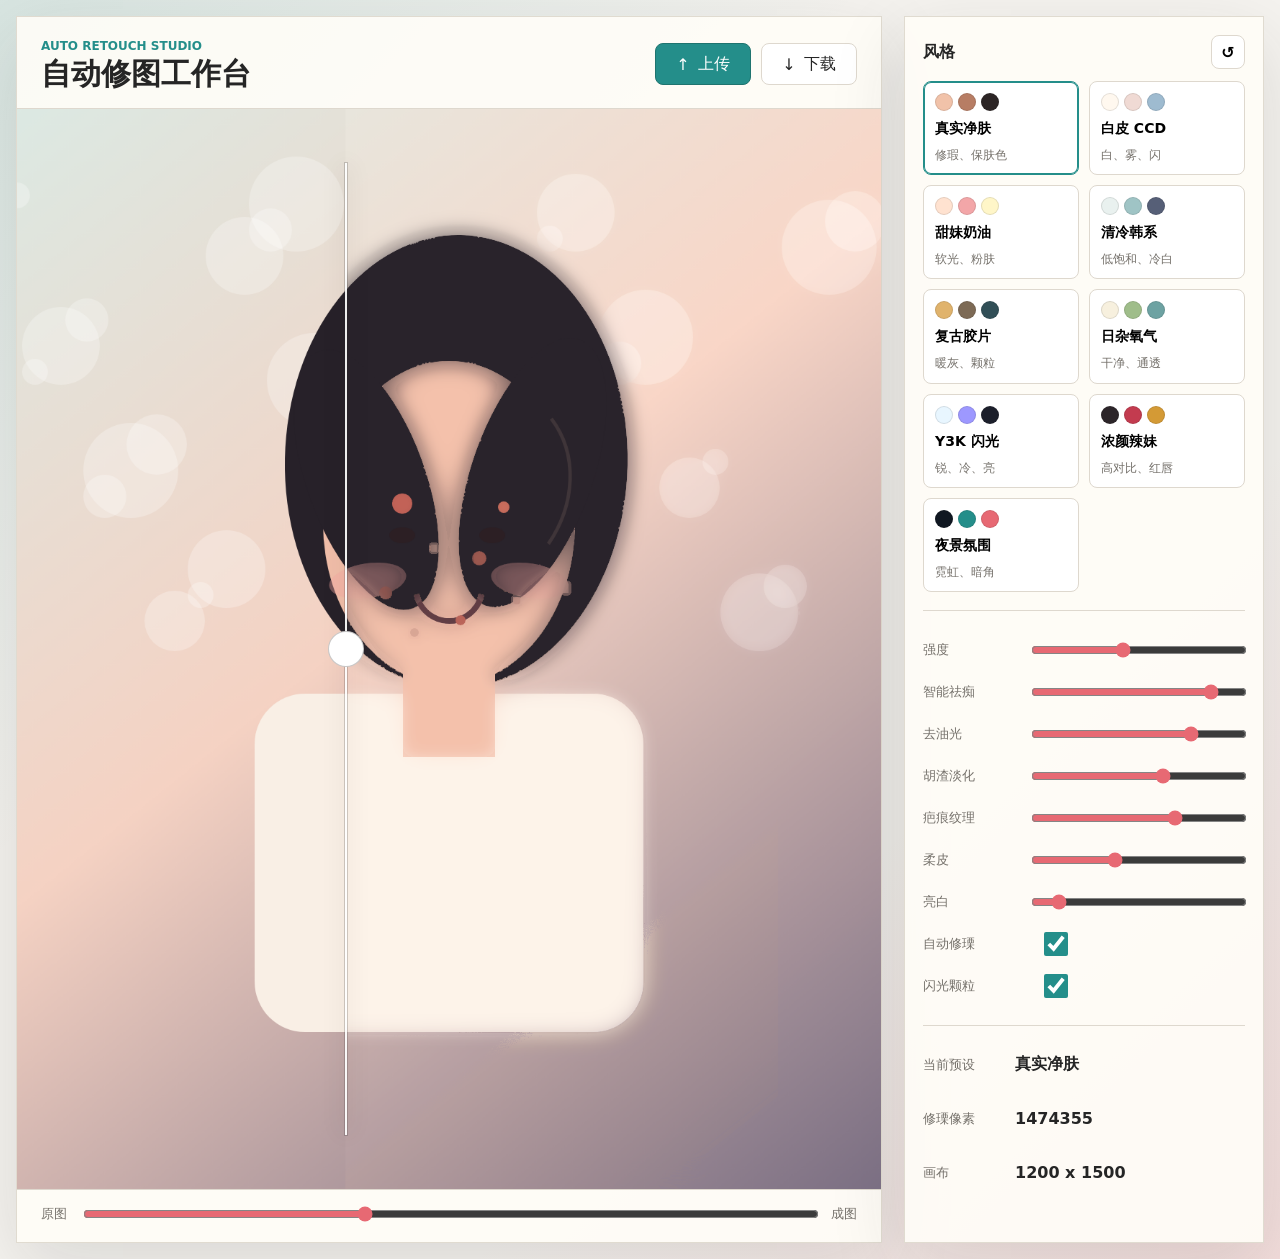
<file: demos/retouch/index.html>
<!doctype html>
<html lang="zh-CN">
  <head>
    <meta charset="utf-8">
    <meta name="viewport" content="width=device-width, initial-scale=1">
    <title>&#33258;&#21160;&#20462;&#22270;&#24037;&#20316;&#21488;</title>
    <link rel="stylesheet" href="styles.css">
  </head>
  <body>
    <main class="app-shell">
      <section class="workspace">
        <div class="topbar">
          <div>
            <p class="eyebrow">Auto Retouch Studio</p>
            <h1>&#33258;&#21160;&#20462;&#22270;&#24037;&#20316;&#21488;</h1>
          </div>
          <div class="actions">
            <label class="icon-button primary" title="&#19978;&#20256;&#29031;&#29255;">
              <input id="fileInput" type="file" accept="image/*">
              <span aria-hidden="true">&#8593;</span>
              <span>&#19978;&#20256;</span>
            </label>
            <button id="downloadBtn" class="icon-button" type="button" title="&#19979;&#36733;&#25104;&#22270;">
              <span aria-hidden="true">&#8595;</span>
              <span>&#19979;&#36733;</span>
            </button>
          </div>
        </div>

        <div class="stage" aria-label="&#22270;&#29255;&#39044;&#35272;&#21306;">
          <canvas id="outputCanvas"></canvas>
          <canvas id="originalCanvas" class="before-layer"></canvas>
          <div id="splitHandle" class="split-handle" aria-hidden="true"></div>
          <div id="dropHint" class="drop-hint">
            <strong>&#25302;&#20837;&#29031;&#29255;</strong>
            <span>&#25110;&#28857;&#20987;&#19978;&#20256;</span>
          </div>
        </div>

        <div class="comparison-bar">
          <span>&#21407;&#22270;</span>
          <input id="compareRange" type="range" min="0" max="100" value="38" aria-label="&#21407;&#22270;&#23545;&#27604;&#33539;&#22260;">
          <span>&#25104;&#22270;</span>
        </div>
      </section>

      <aside class="control-panel">
        <div class="panel-group">
          <div class="panel-title">
            <span>&#39118;&#26684;</span>
            <button id="resetBtn" type="button" title="&#37325;&#32622;&#21442;&#25968;">&#8634;</button>
          </div>
          <div id="styleGrid" class="style-grid"></div>
        </div>

        <div class="panel-group">
          <label class="slider-row">
            <span>&#24378;&#24230;</span>
            <input id="intensityRange" type="range" min="0" max="100" value="42">
          </label>
          <label class="slider-row">
            <span>&#26234;&#33021;&#31067;&#30196;</span>
            <input id="blemishRange" type="range" min="0" max="100" value="86">
          </label>
          <label class="slider-row">
            <span>&#21435;&#27833;&#20809;</span>
            <input id="shineRange" type="range" min="0" max="100" value="76">
          </label>
          <label class="slider-row">
            <span>&#32993;&#28195;&#28129;&#21270;</span>
            <input id="beardRange" type="range" min="0" max="100" value="62">
          </label>
          <label class="slider-row">
            <span>&#30116;&#30165;&#32441;&#29702;</span>
            <input id="scarRange" type="range" min="0" max="100" value="68">
          </label>
          <label class="slider-row">
            <span>&#26580;&#30382;</span>
            <input id="smoothRange" type="range" min="0" max="100" value="38">
          </label>
          <label class="slider-row">
            <span>&#20142;&#30333;</span>
            <input id="whitenRange" type="range" min="0" max="100" value="10">
          </label>
          <label class="switch-row">
            <span>&#33258;&#21160;&#20462;&#29806;</span>
            <input id="repairToggle" type="checkbox" checked>
          </label>
          <label class="switch-row">
            <span>&#38378;&#20809;&#39063;&#31890;</span>
            <input id="grainToggle" type="checkbox" checked>
          </label>
        </div>

        <div class="panel-group compact">
          <div class="metric">
            <span>&#24403;&#21069;&#39044;&#35774;</span>
            <strong id="activeStyleName">&#30495;&#23454;&#20928;&#32932;</strong>
          </div>
          <div class="metric">
            <span>&#20462;&#29806;&#20687;&#32032;</span>
            <strong id="repairCount">--</strong>
          </div>
          <div class="metric">
            <span>&#30011;&#24067;</span>
            <strong id="canvasSize">--</strong>
          </div>
        </div>
      </aside>
    </main>

    <script src="app.js"></script>
  </body>
</html>
</file>
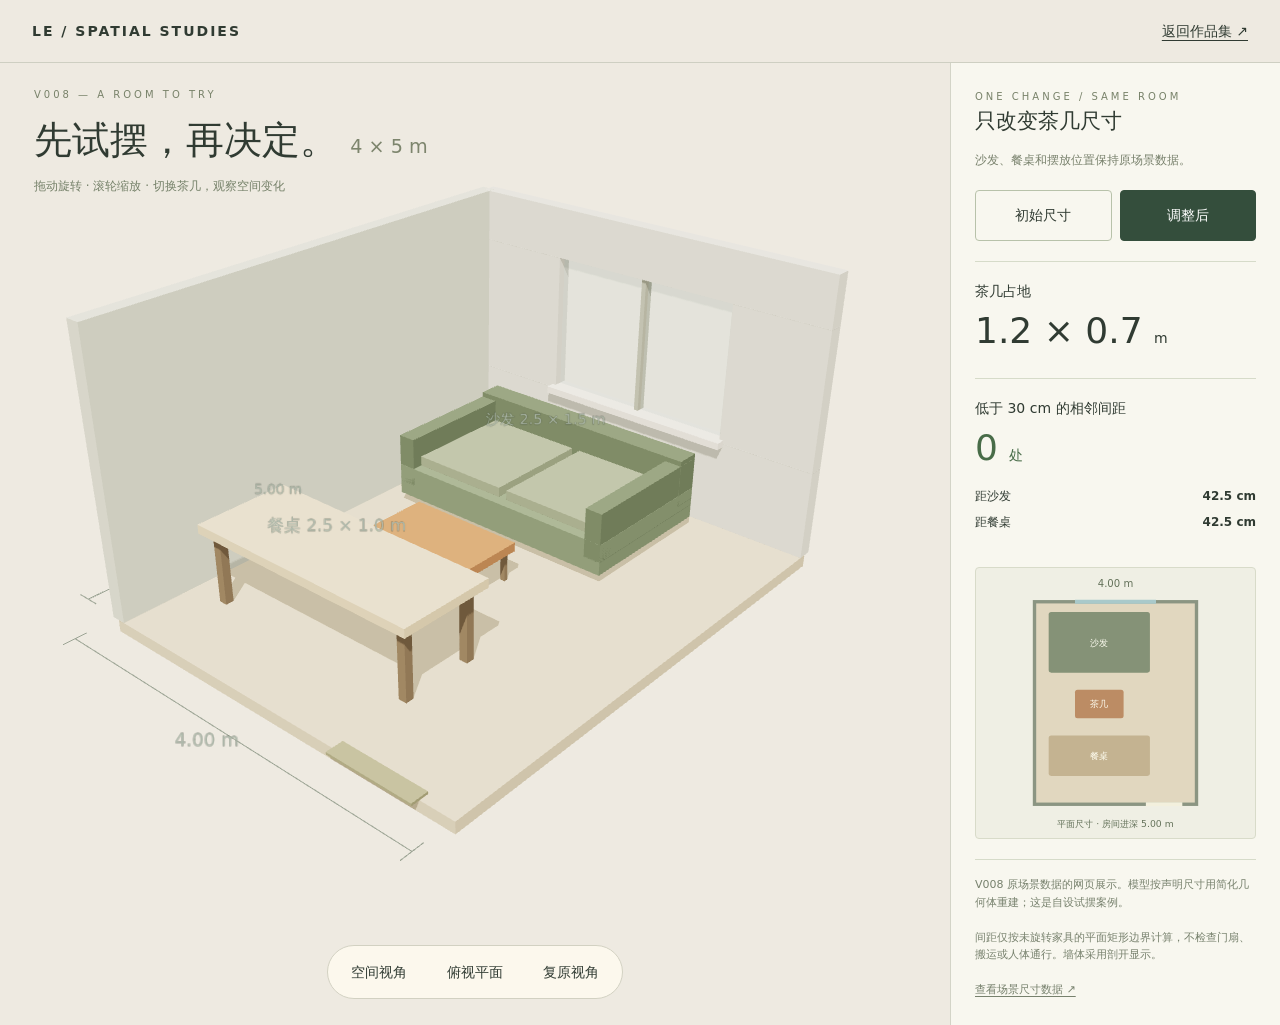
<file: demos/room-layout/index.html>
<!doctype html>
<html lang="zh-CN"><head><meta charset="utf-8"><meta name="viewport" content="width=device-width,initial-scale=1"><title>V008 · 家具试摆空间</title>
<style>*{box-sizing:border-box}body{margin:0;background:#eeeae1;color:#303b32;font:14px/1.6 system-ui,"Microsoft YaHei",sans-serif}button,a{color:inherit}button{font:inherit;cursor:pointer}header{padding:20px 32px;border-bottom:1px solid #cecfc2;display:flex;justify-content:space-between;gap:16px}header b{letter-spacing:2px}header a{text-underline-offset:4px}.layout{display:grid;grid-template-columns:minmax(0,1fr) 330px;min-height:calc(100vh - 65px)}.scene-panel{position:relative;min-height:650px;overflow:hidden}.heading{position:absolute;z-index:2;left:34px;top:24px;pointer-events:none}.eyebrow{font-size:10px;letter-spacing:3px;color:#788269}h1{font-weight:500;font-size:clamp(28px,3vw,43px);margin:6px 0}h1 span{font-size:.5em;font-weight:400;color:#7d856d}.heading p{color:#758169;margin:0;font-size:12px}#view{position:absolute;inset:0;touch-action:none}canvas{display:block;width:100%;height:100%}.view-controls{position:absolute;bottom:26px;left:50%;transform:translateX(-50%);display:flex;gap:8px;background:#fffcf1cc;padding:7px;border:1px solid #d2d1c2;border-radius:40px;white-space:nowrap}.view-controls button{border:0;background:transparent;padding:8px 16px;border-radius:24px}.view-controls button:hover{background:#e7e8d9}aside{border-left:1px solid #d3d4c7;padding:26px 24px;background:#f8f7ef}h2{font-size:21px;font-weight:500;margin:0 0 8px}.muted{font-size:12px;color:#78816c}.switch{display:grid;grid-template-columns:1fr 1fr;gap:8px;margin:20px 0}.switch button{padding:13px 5px;background:transparent;border:1px solid #b8c2aa;border-radius:4px}.switch button[aria-pressed=true]{background:#344e3c;color:#fff;border-color:#344e3c}.metric{padding:18px 0;border-top:1px solid #d6dbc9}.metric strong{font-size:36px;font-weight:400;font-variant-numeric:tabular-nums;display:block}.metric strong small{font-size:14px}.bad{color:#a4623b}.good{color:#486c48}#clearance{display:grid;gap:7px;font-size:12px;margin-top:10px}.row{display:flex;justify-content:space-between}.plan-wrap{background:#efefe4;border:1px solid #d8dbc9;margin-top:17px;border-radius:4px}#plan{display:block;width:100%;height:270px}footer{font-size:11px;color:#77816d;border-top:1px solid #d6dbc9;margin-top:20px;padding-top:16px}footer a{text-underline-offset:3px}#error{position:absolute;left:34px;bottom:90px;color:#a24f38;background:#fff6df;padding:15px;max-width:480px;z-index:3}[hidden]{display:none!important}button:focus-visible,a:focus-visible{outline:3px solid #ac884d;outline-offset:3px}@media(max-width:850px){header{padding:16px 20px;font-size:12px}.layout{grid-template-columns:1fr}.scene-panel{height:65vh;min-height:500px}.heading{left:20px;top:20px}aside{border-left:0;border-top:1px solid #d3d4c7;display:grid;grid-template-columns:1fr 1fr;gap:0 25px}.intro,.switch,footer{grid-column:1/-1}.plan-wrap{grid-column:2;grid-row:3/5;margin:0}#plan{height:250px}.metric strong{font-size:30px}}@media(max-width:460px){aside{display:block;padding:22px}.plan-wrap{margin-top:18px}.heading p{max-width:250px}.scene-panel{min-height:470px}.view-controls button{padding:8px 12px}}</style>
<script type="importmap">{"imports":{"three":"../../vendor/three.module.min.js"}}</script></head><body>
<header><b>LE / SPATIAL STUDIES</b><a href="../../">返回作品集 ↗</a></header>
<main class="layout"><section class="scene-panel"><div class="heading"><div class="eyebrow">V008 — A ROOM TO TRY</div><h1>先试摆，再决定。 <span>4 × 5 m</span></h1><p>拖动旋转 · 滚轮缩放 · 切换茶几，观察空间变化</p></div><div id="view" aria-label="可旋转的三维房间场景"></div><p id="error" role="alert" hidden></p><div class="view-controls"><button id="orbit" type="button">空间视角</button><button id="top" type="button">俯视平面</button><button id="reset" type="button">复原视角</button></div></section>
<aside><div class="intro"><div class="eyebrow">ONE CHANGE / SAME ROOM</div><h2>只改变茶几尺寸</h2><p class="muted">沙发、餐桌和摆放位置保持原场景数据。</p></div><div class="switch"><button id="initial" type="button" aria-pressed="false">初始尺寸</button><button id="adjusted" type="button" aria-pressed="true">调整后</button></div><section class="metric"><span>茶几占地</span><strong id="size">—</strong></section><section class="metric"><span>低于 30 cm 的相邻间距</span><strong id="issues">—</strong><div id="clearance"></div></section><div class="plan-wrap"><svg id="plan" viewBox="0 0 300 320" role="img" aria-label="房间与家具平面尺寸图"></svg></div><footer>V008 原场景数据的网页展示。模型按声明尺寸用简化几何体重建；这是自设试摆案例。<br><br>间距仅按未旋转家具的平面矩形边界计算，不检查门扇、搬运或人体通行。墙体采用剖开显示。<br><br><a href="scene-data.json" target="_blank" rel="noopener">查看场景尺寸数据 ↗</a></footer></aside></main>
<script type="module" src="app.js"></script></body></html>
</file>
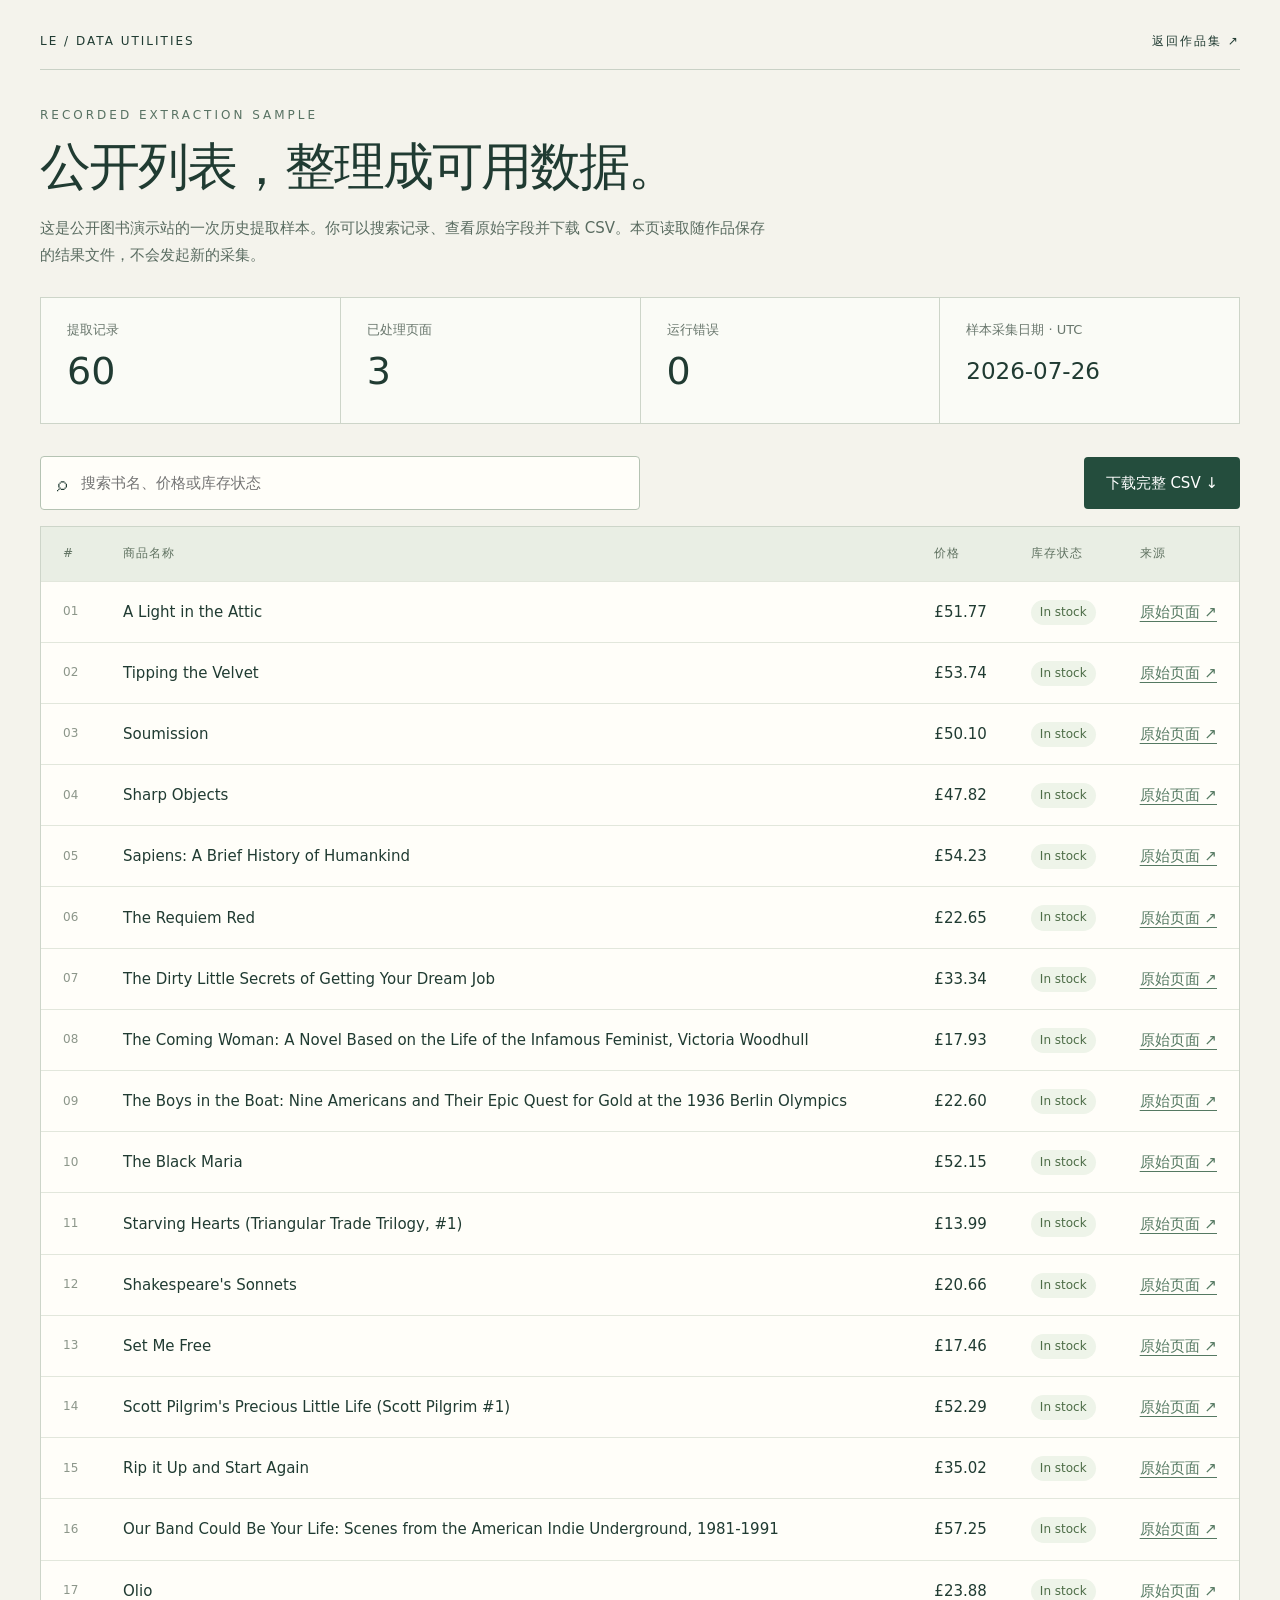
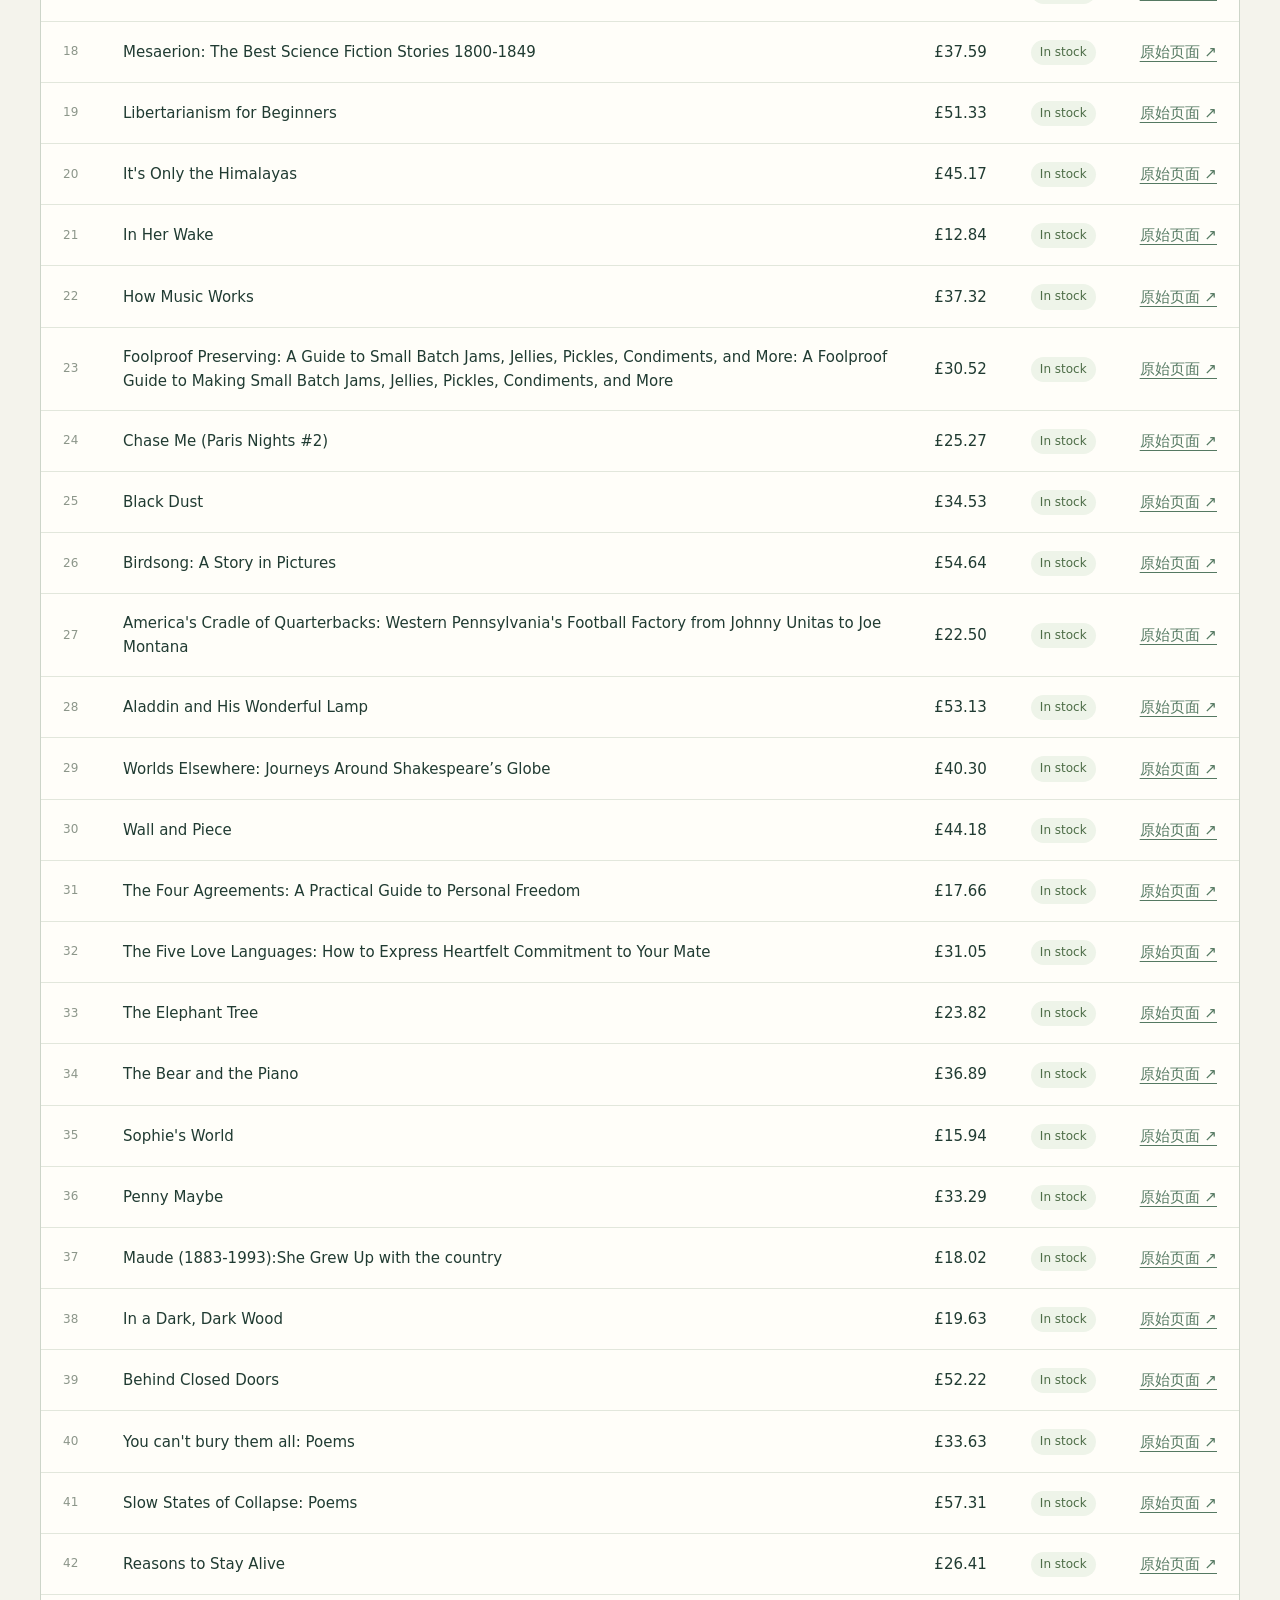
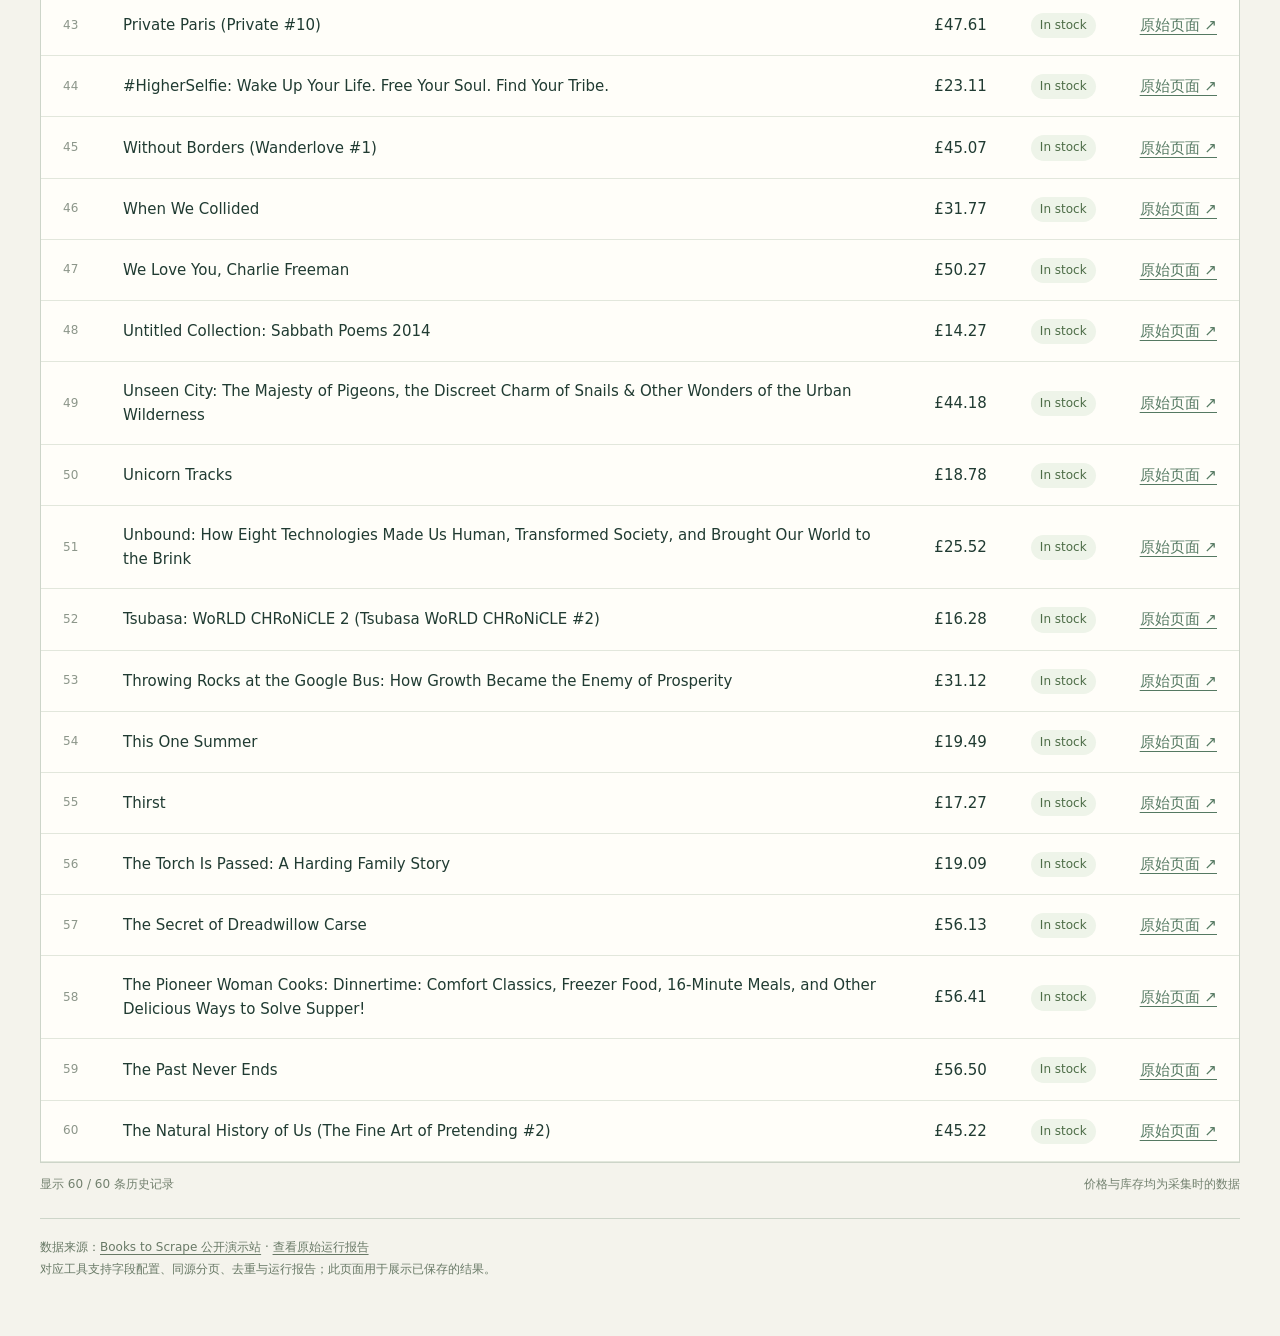
<file: demos/scraper/index.html>
<!doctype html>
<html lang="zh-CN">
<head>
  <meta charset="utf-8">
  <meta name="viewport" content="width=device-width,initial-scale=1">
  <meta name="color-scheme" content="light">
  <title>公开商品提取 · 历史样本查看器</title>
  <style>
    *{box-sizing:border-box}body{margin:0;background:#f4f3ec;color:#203b32;font:15px/1.6 system-ui,"Microsoft YaHei",sans-serif}a{color:inherit}button,input{font:inherit}main{max-width:1280px;margin:auto;padding:32px 40px 56px}header{display:flex;justify-content:space-between;gap:16px;border-bottom:1px solid #c9d1c6;padding-bottom:18px;font-size:12px;letter-spacing:2px}header a{text-decoration:none}.eyebrow{font-size:12px;letter-spacing:3px;color:#587263;margin:36px 0 12px}h1{font-size:clamp(32px,4vw,54px);line-height:1.16;font-weight:550;letter-spacing:-2px;margin:0 0 18px}.intro{max-width:730px;color:#596b60;margin:0 0 28px;line-height:1.8}.metrics{display:grid;grid-template-columns:repeat(4,1fr);gap:1px;background:#cdd5c9;border:1px solid #cdd5c9;margin:24px 0 32px}.metric{background:#fafbf6;padding:22px 26px}.metric span{display:block;color:#69776d;font-size:13px}.metric strong{font-size:38px;font-weight:500;font-variant-numeric:tabular-nums}.metric time{display:block;font-size:23px;padding-top:12px}.toolbar{display:flex;align-items:center;justify-content:space-between;gap:18px;margin:0 0 16px}.search{display:flex;flex:1;max-width:600px;align-items:center;gap:12px;background:#fffef9;border:1px solid #b5c3b3;border-radius:4px;padding:10px 16px}.search span{font-size:20px}.search input{width:100%;border:0;outline:0;background:transparent;color:inherit;min-height:28px}.download{background:#244d3d;color:#fff;text-decoration:none;border-radius:4px;padding:14px 22px;white-space:nowrap}.search:focus-within,a:focus-visible{outline:3px solid #c9a466;outline-offset:3px}.table-wrap{overflow:auto;background:#fffef9;border:1px solid #cdd5c9}table{border-collapse:collapse;width:100%;text-align:left}th{background:#e9eee4;color:#607261;font-weight:500;font-size:12px;letter-spacing:1px}td,th{padding:17px 22px;border-bottom:1px solid #e2e7dc}td:first-child{color:#8c968a;font-size:12px;width:60px}td:nth-child(2){min-width:260px}td:nth-child(3){font-variant-numeric:tabular-nums;white-space:nowrap}.stock{display:inline-block;background:#eef4e9;color:#4c6c46;border-radius:20px;padding:3px 9px;font-size:12px;white-space:nowrap}.source-link{color:#557962;text-underline-offset:4px;white-space:nowrap}.note{display:flex;justify-content:space-between;gap:20px;font-size:12px;color:#73816f;padding:12px 0 24px}footer{border-top:1px solid #cdd5c9;padding-top:18px;color:#687966;font-size:12px;line-height:1.8}footer a{text-underline-offset:3px}#empty{text-align:center;padding:40px;color:#73816f}#error{color:#a34433;padding:18px;background:#fff5ed} [hidden]{display:none!important}@media(max-width:700px){main{padding:22px 18px}.metrics{grid-template-columns:1fr 1fr}.metric{padding:16px}.toolbar{align-items:stretch;flex-direction:column}.download{text-align:center}header{font-size:10px;letter-spacing:1px}.note{flex-direction:column;gap:4px}td,th{padding:13px 15px}h1{letter-spacing:-1px}}
  </style>
</head>
<body>
<main>
  <header><span>LE / DATA UTILITIES</span><a href="../../#work">返回作品集 ↗</a></header>
  <p class="eyebrow">RECORDED EXTRACTION SAMPLE</p>
  <h1>公开列表，整理成可用数据。</h1>
  <p class="intro">这是公开图书演示站的一次历史提取样本。你可以搜索记录、查看原始字段并下载 CSV。本页读取随作品保存的结果文件，不会发起新的采集。</p>
  <section class="metrics" aria-label="历史运行结果">
    <div class="metric"><span>提取记录</span><strong id="recordCount">—</strong></div>
    <div class="metric"><span>已处理页面</span><strong id="pageCount">—</strong></div>
    <div class="metric"><span>运行错误</span><strong id="errorCount">—</strong></div>
    <div class="metric"><span>样本采集日期 · UTC</span><time id="sampleDate">—</time></div>
  </section>
  <div class="toolbar"><label class="search"><span aria-hidden="true">⌕</span><input id="search" type="search" placeholder="搜索书名、价格或库存状态" aria-label="搜索历史记录" autocomplete="off"></label><a class="download" href="products.csv" download="books-recorded-sample.csv">下载完整 CSV ↓</a></div>
  <p id="error" role="alert" hidden></p>
  <div class="table-wrap"><table><thead><tr><th>#</th><th>商品名称</th><th>价格</th><th>库存状态</th><th>来源</th></tr></thead><tbody id="rows"></tbody></table><p id="empty" hidden>没有匹配记录，试试其他关键词。</p></div>
  <div class="note"><span id="resultCount" role="status" aria-live="polite">正在读取保存的样本…</span><span>价格与库存均为采集时的数据</span></div>
  <footer>数据来源：<a href="https://books.toscrape.com/" target="_blank" rel="noopener noreferrer">Books to Scrape 公开演示站</a> · <a href="run_report.json" target="_blank" rel="noopener">查看原始运行报告</a><br>对应工具支持字段配置、同源分页、去重与运行报告；此页面用于展示已保存的结果。</footer>
</main>
<script src="app.js"></script>
</body>
</html>
</file>
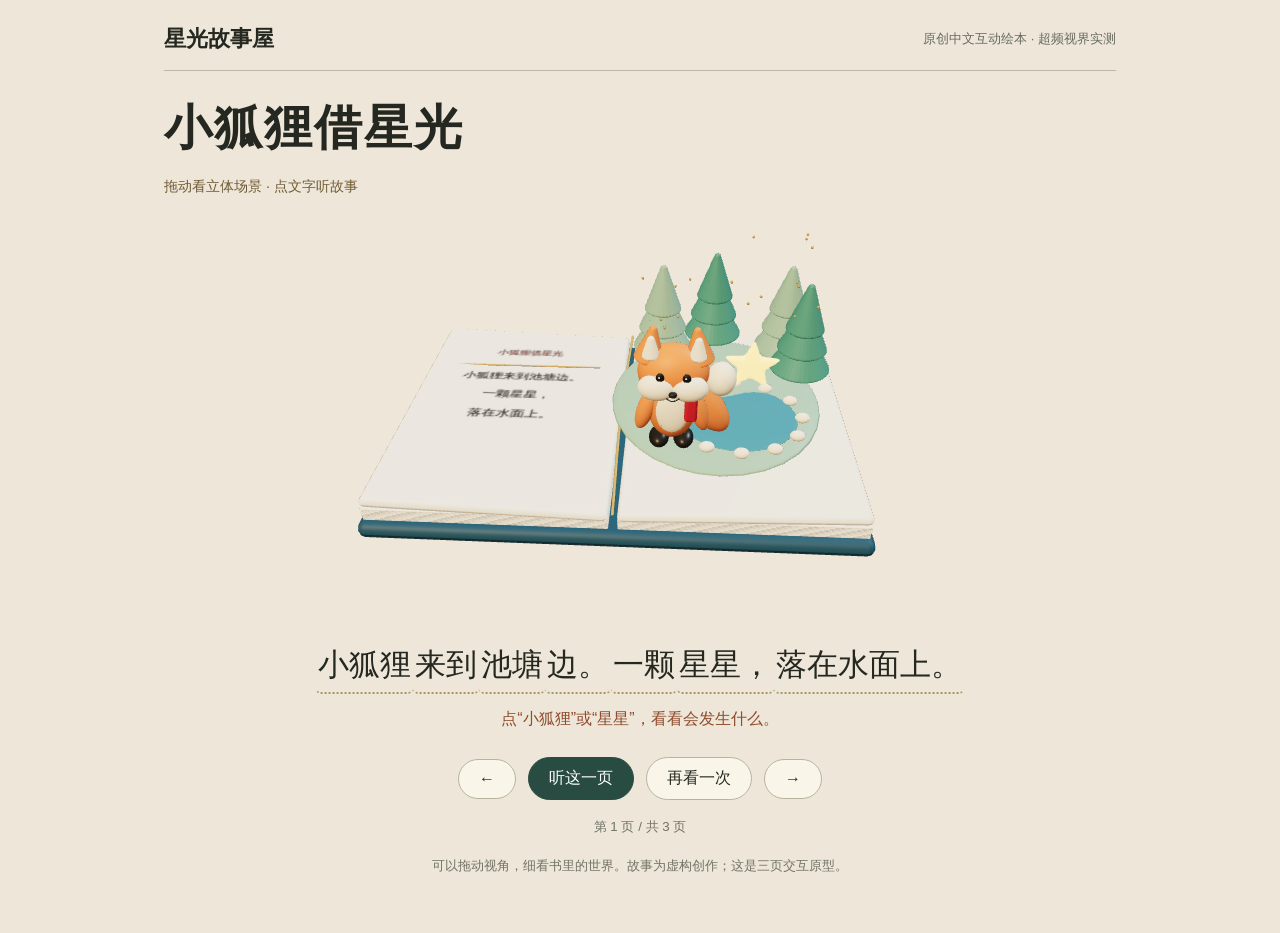
<file: demos/storybook/index.html>
<!doctype html><html lang="zh-CN"><meta charset="utf-8"><meta name="viewport" content="width=device-width,initial-scale=1"><title>小狐狸借星光 · 互动绘本</title>
<style>*{box-sizing:border-box}body{margin:0;background:#eee7d9;color:#252821;font-family:"Microsoft YaHei",sans-serif}main{max-width:1000px;margin:auto;min-height:100vh;padding:24px 24px 40px}header{display:flex;justify-content:space-between;align-items:center;border-bottom:1px solid #bcb8a8;padding:0 0 16px}header b{font-family:SimSun,serif;font-size:22px}header span{font-size:13px;color:#686b60}h1{font-family:SimSun,serif;font-size:clamp(32px,5vw,48px);font-weight:700;margin:25px 0 0;letter-spacing:2px}#view{height:min(54vh,490px);width:100%;position:relative;touch-action:none}canvas{display:block;width:100%;height:100%}#status{position:absolute;top:18px;left:0;color:#705b35;font-size:14px}#story{max-width:680px;margin:-14px auto 12px;font-family:SimSun,serif;font-size:clamp(23px,3vw,31px);line-height:2.1;text-align:center}button{font:inherit;cursor:pointer;border:1px solid #b7b49e;background:#faf5e9;color:inherit;padding:10px 20px;border-radius:28px;transition:background .15s,transform .15s}button:hover{background:#fff0ba}button:focus-visible{outline:3px solid #9b3e35;outline-offset:4px}.word{border:0;border-radius:5px;padding:0 2px;background:transparent;font:inherit;line-height:1.7;border-bottom:2px dotted #a9955d}.word.active{background:#f5d66d;border-color:transparent}.controls{display:flex;gap:12px;justify-content:center;align-items:center;margin-top:18px}.primary{background:#294c42;color:#fff;border-color:#294c42}.primary:hover{background:#355d4c}small{display:block;text-align:center;line-height:1.7;color:#717365;margin:16px auto}#feedback{min-height:30px;margin:0;text-align:center;font-size:16px;color:#8f4b2d}.labels{display:flex;gap:8px;justify-content:center;font-size:14px;margin:10px}#error{display:none;padding:20px;color:#a43535}@media(max-width:600px){main{padding:18px 16px}#view{height:52vh}header span{font-size:11px}.controls{gap:8px}button{padding:9px 16px}}</style>
<script type="importmap">{"imports":{"three":"./vendor/build/three.module.js"}}</script>
<main><header><b>星光故事屋</b><span>原创中文互动绘本 · 超频视界实测</span></header><h1>小狐狸借星光</h1><div id="view"><div id="status">正在打开故事…</div></div><div id="error"></div><div id="story"></div><p id="feedback" aria-live="polite">点“小狐狸”或“星星”，看看会发生什么。</p><div class="controls"><button id="prev" aria-label="上一页">←</button><button id="read" class="primary">听这一页</button><button id="reset">再看一次</button><button id="next" aria-label="下一页">→</button></div><small id="page"></small><small>可以拖动视角，细看书里的世界。故事为虚构创作；这是三页交互原型。</small></main>
<script type="module">
import * as THREE from 'three';import{GLTFLoader}from './vendor/examples/jsm/loaders/GLTFLoader.js';
const view=document.querySelector('#view'),status=document.querySelector('#status');
const renderer=new THREE.WebGLRenderer({antialias:true,alpha:true});renderer.setPixelRatio(Math.min(devicePixelRatio,2));renderer.setClearColor(0xeee7d9,0);renderer.outputColorSpace=THREE.SRGBColorSpace;renderer.toneMapping=THREE.ACESFilmicToneMapping;renderer.toneMappingExposure=0.95;renderer.shadowMap.enabled=true;view.appendChild(renderer.domElement);
const scene=new THREE.Scene(),camera=new THREE.PerspectiveCamera(40,1,.1,100);scene.add(new THREE.HemisphereLight(0xe6efff,0x8f7148,2.6));const key=new THREE.DirectionalLight(0xffe2b0,3);key.position.set(-3,7,5);scene.add(key);const fill=new THREE.DirectionalLight(0xc1dfff,1.7);fill.position.set(4,4,-3);scene.add(fill);
let model,star,head,fox,baseStar,baseHead,page=0,t0=0,event=null,angle=.08,drag=false,lastX=0;
const pages=[['小狐狸','来到','池塘','边。','一颗','星星，','落在水面上。'],['小狐狸','轻轻说：','“星星，','我送你回家吧。”'],['星星','慢慢升起，','小狐狸','挥挥手。','池塘','又映出了星光。']];
const audio=new Audio();let markers=[],clipEnd=null,wordPlayback=false;
const pageInk=document.createElement('canvas');pageInk.width=768;pageInk.height=1024;const pageCtx=pageInk.getContext('2d'),pageTexture=new THREE.CanvasTexture(pageInk);pageTexture.colorSpace=THREE.SRGBColorSpace;
const pagePanel=new THREE.Mesh(new THREE.PlaneGeometry(2.35,3.2),new THREE.MeshBasicMaterial({map:pageTexture,transparent:true,depthWrite:false}));pagePanel.rotation.x=-Math.PI/2;pagePanel.position.set(-1.39,.51,0);scene.add(pagePanel);
function paintPage(){pageCtx.clearRect(0,0,768,1024);pageCtx.fillStyle='#843a2e';pageCtx.font='50px SimSun';pageCtx.textAlign='center';pageCtx.fillText('小狐狸借星光',384,180);pageCtx.fillStyle='#342a20';pageCtx.font='58px SimSun';const lines=[['小狐狸来到池塘边。','一颗星星，','落在水面上。'],['小狐狸轻轻说：','“星星，','我送你回家吧。”'],['星星慢慢升起，','小狐狸挥挥手。','池塘又映出了星光。']][page];lines.forEach((line,i)=>pageCtx.fillText(line,384,370+i*130));pageTexture.needsUpdate=true;}
function renderText(){paintPage();wordPlayback=false;document.querySelector('#story').innerHTML=pages[page].map((w,i)=>`<button class="word" data-i="${i}" type="button">${w}</button>`).join('');document.querySelectorAll('.word').forEach(b=>b.onclick=()=>wordClick(Number(b.dataset.i)));document.querySelector('#page').textContent=`第 ${page+1} 页 / 共 3 页`;document.querySelector('#prev').disabled=page===0;document.querySelector('#next').disabled=page===2;audio.src=`page-${page+1}.mp3`;audio.load();markers=[];const pageAtRequest=page;fetch(`page-${page+1}-timings.json`).then(r=>r.ok?r.json():[]).then(d=>{if(page===pageAtRequest)markers=d;}).catch(()=>{});document.querySelector('#read').textContent='听这一页';}
function animateWord(w){event=w.includes('星星')?'star':w.includes('狐狸')?'fox':w.includes('池塘')?'pond':null;t0=performance.now();document.querySelector('#feedback').textContent=event==='star'?'星星亮起来，慢慢升上天空。':event==='fox'?'小狐狸抬头，向你打招呼。':event==='pond'?'靠近一点，看看池塘里的星光。':'再点一个词，或者听完整的一页。';}
function wordClick(i){audio.pause();wordPlayback=true;document.querySelector('#read').textContent='听这一页';const w=pages[page][i];animateWord(w);document.querySelectorAll('.word').forEach((b,j)=>b.classList.toggle('active',i===j));const m=markers[i];if(m){audio.currentTime=m.start;clipEnd=m.end;audio.play().catch(()=>document.querySelector('#feedback').textContent='声音暂时无法播放。');}else{document.querySelector('#feedback').textContent+='（该页配音待载入）';}}
function updateAudio(){if(clipEnd!==null&&audio.currentTime>=clipEnd){audio.pause();clipEnd=null;}document.querySelectorAll('.word').forEach((b,i)=>b.classList.toggle('active',!!markers[i]&&audio.currentTime>=markers[i].start&&audio.currentTime<markers[i].end));}audio.ontimeupdate=updateAudio;audio.onended=()=>{document.querySelector('#read').textContent='再听一遍';clipEnd=null;};
document.querySelector('#read').onclick=()=>{if(!audio.paused){audio.pause();document.querySelector('#read').textContent='继续听';return;}clipEnd=null;if(audio.ended||wordPlayback)audio.currentTime=0;wordPlayback=false;audio.play().then(()=>document.querySelector('#read').textContent='暂停').catch(()=>document.querySelector('#feedback').textContent='配音文件尚未载入，请稍后再听。');};
function goto(n){audio.pause();page=Math.max(0,Math.min(2,n));event=null;if(star&&baseStar)star.position.copy(baseStar);renderText();document.querySelector('#feedback').textContent='点文字，或者听这一页。';}
document.querySelector('#prev').onclick=()=>goto(page-1);document.querySelector('#next').onclick=()=>goto(page+1);document.querySelector('#reset').onclick=()=>{event=null;angle=.08;if(star)star.position.copy(baseStar);audio.pause();audio.currentTime=0;wordPlayback=false;clipEnd=null;document.querySelector('#read').textContent='听这一页';document.querySelectorAll('.word').forEach(b=>b.classList.remove('active'));document.querySelector('#feedback').textContent='故事回到这一页的开始。';};
new GLTFLoader().load('./fox-storybook.glb',g=>{model=g.scene;scene.add(model);model.traverse(o=>{if(o.isMesh){o.castShadow=true;o.receiveShadow=true;}if(o.name.startsWith('Story_text'))o.visible=false;if(o.name==='STAR')star=o;if(o.name==='FOX_HEAD')head=o;if(o.name==='FOX_ROOT')fox=o;});baseStar=star.position.clone();baseHead=head.rotation.clone();status.textContent='拖动看立体场景 · 点文字听故事';window.bookReady=true;window.bookEvidence={modelLoaded:true,starFound:!!star,foxFound:!!fox,pages:3};},undefined,e=>{document.querySelector('#error').style.display='block';document.querySelector('#error').textContent='模型未载入，请通过本地预览服务打开。';status.textContent='载入失败';console.error(e);});
function resize(){renderer.setSize(view.clientWidth,view.clientHeight);camera.aspect=view.clientWidth/view.clientHeight;camera.fov=camera.aspect<1?55:40;camera.updateProjectionMatrix();}new ResizeObserver(resize).observe(view);
view.addEventListener('pointerdown',e=>{drag=true;lastX=e.clientX;view.setPointerCapture(e.pointerId);});view.addEventListener('pointermove',e=>{if(drag){angle+=(e.clientX-lastX)*.003;angle=Math.max(-.5,Math.min(.5,angle));lastX=e.clientX;}});view.addEventListener('pointerup',()=>drag=false);
function frame(now){requestAnimationFrame(frame);if(!audio.paused)updateAudio();let radius=6.8,lookY=.5;const dt=(now-t0)/1000;if(star){star.rotation.y=.10*Math.sin(now/900);if(event==='star')star.position.y=baseStar.y+Math.min(1,dt/2)*1.1;else star.position.y=baseStar.y+Math.sin(now/1100)*.07;}if(head)head.rotation.z=baseHead.z+(event==='fox'&&dt<3?.25*Math.sin(dt*6):.025*Math.sin(now/900));if(event==='pond'&&dt<4){radius=6.2;lookY=.1;}camera.position.set(Math.sin(angle)*radius,5.5,Math.cos(angle)*radius);camera.lookAt(.2,lookY,0);renderer.render(scene,camera);}renderText();requestAnimationFrame(frame);
</script></html>
</file>
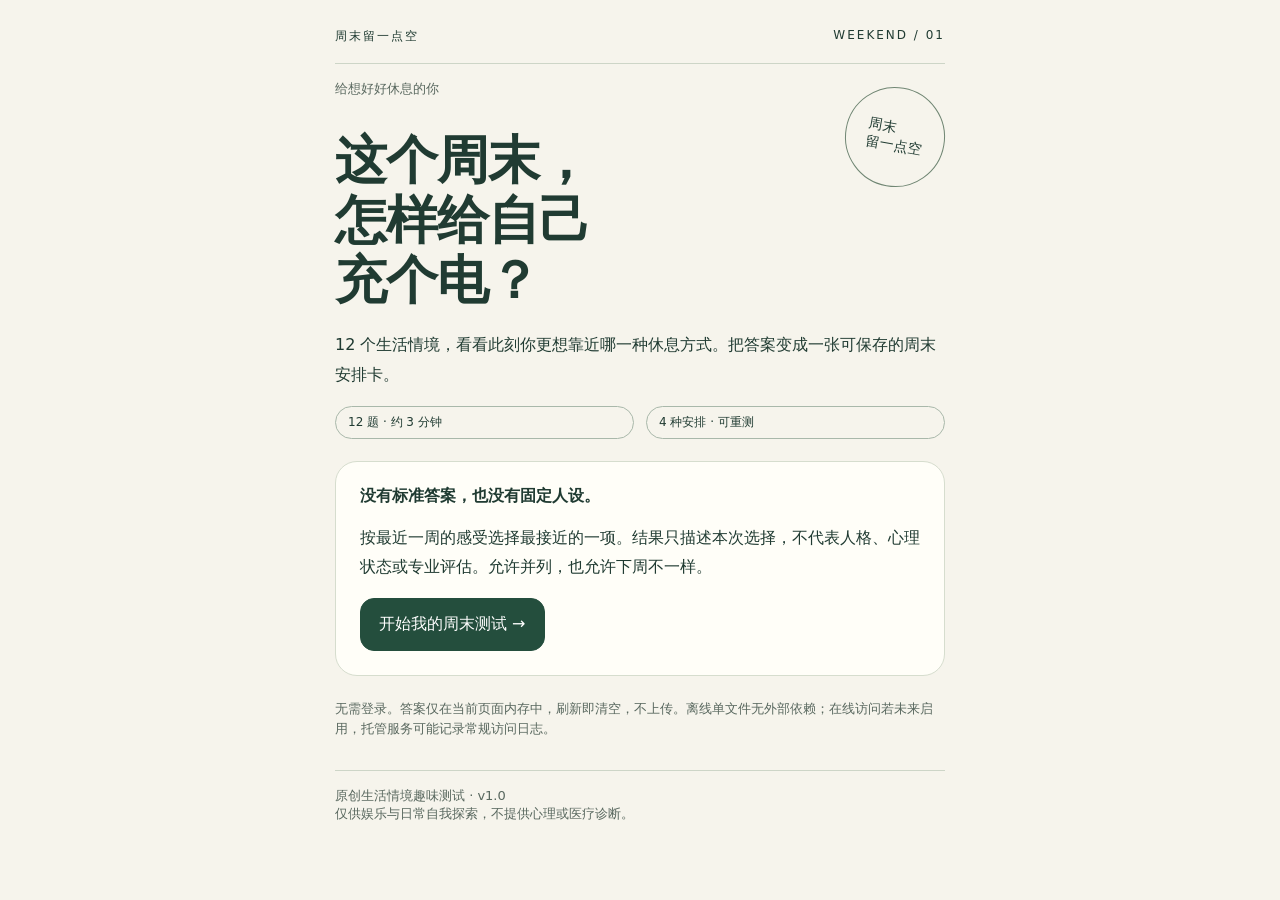
<file: demos/weekend/index.html>
<!doctype html><html lang="zh-CN"><head><meta charset="utf-8"><meta name="viewport" content="width=device-width,initial-scale=1"><meta name="color-scheme" content="light"><title>周末充电方式｜12题原创趣味测试</title><style>*{box-sizing:border-box}html{background:#f6f4ec;color:#203b32;font-family:system-ui,"Microsoft YaHei",sans-serif}body{margin:0}main{max-width:650px;margin:auto;padding:28px 20px 44px}header{display:flex;justify-content:space-between;font-size:12px;letter-spacing:2px;border-bottom:1px solid #cdd5c7;padding-bottom:18px}h1{font-size:clamp(34px,8vw,52px);line-height:1.15;margin:30px 0 20px;letter-spacing:-1px}h2{font-size:26px;line-height:1.4}p,li{line-height:1.85}small,.muted{color:#59685f;font-size:13px}button,a.button{font:inherit;cursor:pointer;border-radius:14px;padding:15px 18px;border:1px solid #80988b;background:transparent;color:#203b32;min-height:48px;text-decoration:none;display:inline-block}button:focus-visible,a:focus-visible{outline:3px solid #b97140;outline-offset:3px}button:disabled{opacity:.45;cursor:default}.primary{background:#244e3d!important;color:white!important;border-color:#244e3d!important}.card{background:#fffef8;border:1px solid #d6ddce;padding:24px;border-radius:22px;margin:22px 0}.pill{display:inline-block;border:1px solid #a9b8aa;border-radius:30px;padding:7px 12px;font-size:12px}.grid{display:grid;grid-template-columns:1fr 1fr;gap:12px}.option{display:block;width:100%;text-align:left;margin:10px 0;background:#fffef8}.option[aria-checked=true]{background:#e2ebdb;border:2px solid #326854}progress{width:100%;accent-color:#326854;height:9px;margin:20px 0}.nav{display:flex;justify-content:space-between;gap:10px;margin-top:24px}.actions{display:flex;gap:10px;flex-wrap:wrap}#resultCard{border-top:7px solid var(--accent,#326854)}.step{border-bottom:1px solid #dbe0d2;padding:12px 0}.score{display:flex;justify-content:space-between;margin:8px 0;font-size:14px}.seal{width:100px;height:100px;display:grid;place-items:center;border:1px solid #718774;border-radius:50%;float:right;transform:rotate(10deg);margin:10px 0 16px 12px;font-size:14px}.foot{border-top:1px solid #cdd5c7;padding-top:16px;margin-top:32px}@media(max-width:360px){main{padding:20px 14px}.card{padding:18px}}@media print{header,.actions,.foot,button{display:none}main{padding:0;max-width:none}.card{margin:0;border:0}body{font-size:12px}h1{font-size:30px}}</style></head><body><main><header><span>周末留一点空</span><span>WEEKEND / 01</span></header><div id="app"></div><footer class="foot muted">原创生活情境趣味测试 · v1.0<br>仅供娱乐与日常自我探索，不提供心理或医疗诊断。</footer></main><script>const Q=[["周六醒来，没有必须完成的事。你最想先做什么？",["关掉消息，慢慢吃早餐","约一个聊得来的人见面","去附近没走过的小路看看","整理桌面，给今天留点空间"]],["连续忙了五天，哪种安排最让你松口气？",["独处一下午，不解释行程","和熟人吃顿不用赶时间的饭","换个环境，随意走走","把一直惦记的小事收个尾"]],["朋友临时取消约定，多出来的两小时你会怎样用？",["在家读几页书或听音乐","问问另一个熟人是否有空聊天","出门看看当下想去哪","完成一个小手作或整理抽屉"]],["周末只剩半天，哪种结束方式更合心意？",["安安静静，早一点收工","与在乎的人交换这一周的近况","找一处风景坐一坐","把下周要用的东西准备好"]],["如果休息日有一种声音，你更想听到哪种？",["低低的音乐，或没有声音","熟人的笑声和慢慢的交谈","风吹树叶、街头和脚步声","做饭、翻纸、摆放物品的声音"]],["面对一个空白下午，你更愿意给它加上什么？",["一段不会被打断的留白","一次可以认真说话的相聚","一个没去过但不必远行的地点","一件能在当天完成的小作品"]],["哪种周末活动最容易让你中途失去兴致？",["需要一直回应的密集聚会","整天没有人可以分享感受","每一小时都在重复熟悉流程","忙了很久却看不到具体变化"]],["你想给自己一点小小的奖励，会倾向哪一种？",["一小时不看通知的自在","与喜欢的人一起做顿简单的饭","在生活半径里发现一个新角落","把一件旧物修好或重新布置"]],["下雨，原定的户外安排取消了。你更愿意？",["靠窗坐着，允许自己发呆","邀请熟人线上聊天或一起看电影","在室内试一种新体验","用现有材料做一道菜或一张卡片"]],["回想一次舒服的周末，你更在意哪一刻？",["终于不用随时接住外界的信息","被认真听见，也听懂了对方","看见与平日不同的风景","亲手完成了一件小事"]],["如果只能为周末留一个小时，你想保护哪一种时间？",["不用安排给任何人的独处","与重要的人认真相处","不设目的地的探索","专心做一件小事"]],["此刻选一个最想带进周末的词。",["安静","连接","新鲜","踏实"]]], TYPES=[{"name":"静音留白型","tag":"把回应的音量，调低一点","color":"#326854","desc":"这次选择里，你较常靠近安静、独处和不被打断的时间。周末可以从少安排一件事开始，给注意力留一个不用回应的角落。","steps":["周六上午｜留 30 分钟给早餐，先不打开消息列表。","周六下午｜任选阅读、听音乐或发呆，做 40 分钟就可以。","周日上午｜走一段熟悉的路，不用记录也不用分享。","周日傍晚｜用 10 分钟准备明天，再留出自由时间。"],"tiny":"只剩 20 分钟：把通知放一边，坐下喝点水，做一件不需要回应别人的事。","rain":"雨天方案：在家选一小块舒服的位置，读几页书或听一段熟悉的音乐。","boundary":"给自己的边界：提前告诉熟人这段时间晚些回复；有必要的联系可以保留。","prompt":"下次再安排时问自己：哪一项其实可以不做？"},{"name":"熟人共鸣型","tag":"把时间，留给聊得来的人","color":"#a7503b","desc":"这次选择里，你更常把轻松的相处、分享和被倾听放在前面。比起把聚会排满，可以优先选一次不用表演、也不必赶场的见面。","steps":["周六上午｜问一位熟人是否愿意慢慢聊一会儿，给对方拒绝的空间。","周六下午｜一起散步或做顿家常饭，只安排这一件事。","周日上午｜交换一件这周的小事，轮流听完再回应。","周日傍晚｜结束相聚后留半小时独处，感受自己的节奏。"],"tiny":"只剩 20 分钟：向熟人发出一次不催回复的聊天邀请，或者写下一件想分享的小事。","rain":"雨天方案：通话、一起听歌，或在各自家中做一道同样的简单菜。","boundary":"给自己的边界：相处不等于接住所有情绪；累了可以约定下次再聊。","prompt":"下次再安排时问自己：我想见的是谁，而不是要参加多少场？"},{"name":"漫游换景型","tag":"在熟悉的生活里，转个弯","color":"#385e92","desc":"这次选择里，你较常靠近新鲜感、风景和一点点探索。无需远行或消费，也可以给熟悉的生活换一个观察角度。","steps":["周六上午｜选一条步行可达的新路线，先看看天气和开放时间。","周六下午｜慢走 30 分钟，留意三样平时没注意的东西。","周日上午｜用纸笔记录一个新发现，或者在家尝试一种新做法。","周日傍晚｜早点返程，给下周留出准备时间。"],"tiny":"只剩 20 分钟：在安全熟悉的范围里换条路走，看看天空和路边的细节。","rain":"雨天方案：在家翻一本没读过的书，或换一种方式摆放熟悉的小物。","boundary":"给自己的边界：不用为了新鲜赶行程；交通、天气和体力合适再出门。","prompt":"下次再安排时问自己：附近有什么我还没认真看过？"},{"name":"小事落地型","tag":"用一个小完成，收回节奏","color":"#876025","desc":"这次选择里，你更常靠近动手、整理和看得见的小变化。可以选择一件足够小的事，让完成感服务休息，别让清单占满周末。","steps":["周六上午｜选一个抽屉、一顿饭或一页手帐，只选其中一项。","周六下午｜设 30 分钟，到点就停，允许只完成一部分。","周日上午｜欣赏已经发生的小变化，不急着加新任务。","周日傍晚｜花 10 分钟准备一件下周需要的物品，然后收工。"],"tiny":"只剩 20 分钟：整理一小块桌面，或把明天要带的物品放在一起。","rain":"雨天方案：用现有食材做一餐、修补一件小物，或者写一张手写卡片。","boundary":"给自己的边界：休息不用靠产出来证明；做不完也可以结束。","prompt":"下次再安排时问自己：我能把这件事缩小到什么程度？"}];
let answers=Array(Q.length).fill(null),pos=-1;
function score(a){if(a.length!==Q.length||a.some(x=>!Number.isInteger(x)||x<0||x>3))throw Error('请先答完12题');const counts=[0,0,0,0];a.forEach(x=>counts[x]++);const max=Math.max(...counts);return{counts,winners:counts.map((n,i)=>n===max?i:-1).filter(i=>i>=0)}}
window.quiz={score,questions:Q,types:TYPES};
const app=document.getElementById('app');
function home(){pos=-1;app.innerHTML='<span class="seal">周末<br>留一点空</span><p class="muted">给想好好休息的你</p><h1>这个周末，<br>怎样给自己<br>充个电？</h1><p>12 个生活情境，看看此刻你更想靠近哪一种休息方式。把答案变成一张可保存的周末安排卡。</p><div class="grid"><span class="pill">12 题 · 约 3 分钟</span><span class="pill">4 种安排 · 可重测</span></div><div class="card"><b>没有标准答案，也没有固定人设。</b><p>按最近一周的感受选择最接近的一项。结果只描述本次选择，不代表人格、心理状态或专业评估。允许并列，也允许下周不一样。</p><button class="primary" onclick="start()">开始我的周末测试 →</button></div><small>无需登录。答案仅在当前页面内存中，刷新即清空，不上传。离线单文件无外部依赖；在线访问若未来启用，托管服务可能记录常规访问日志。</small>'}
function start(){answers=Array(Q.length).fill(null);pos=0;render()}
function render(){const q=Q[pos];app.innerHTML='<p class="muted">周末充电方式 · 完整版</p><progress value="'+(pos+1)+'" max="12" aria-label="答题进度"></progress><p>第 '+(pos+1)+' / 12 题</p><h2 tabindex="-1" id="question">'+q[0]+'</h2><div role="radiogroup" aria-labelledby="question">'+q[1].map((v,i)=>'<button class="option" role="radio" aria-checked="'+(answers[pos]===i)+'" data-choice="'+i+'" onclick="choose('+i+')">'+String.fromCharCode(65+i)+' · '+v+'</button>').join('')+'</div><div class="nav"><button onclick="back()" '+(pos===0?'disabled':'')+'>← 上一题</button><button id="next" class="primary" onclick="next()" '+(answers[pos]===null?'disabled':'')+'>'+(pos===11?'查看我的结果':'下一题 →')+'</button></div><p class="muted">可以回退修改；每题只计一票。</p>';document.getElementById('question').focus()}
function choose(i){answers[pos]=i;document.querySelectorAll('[data-choice]').forEach(b=>b.setAttribute('aria-checked',Number(b.dataset.choice)===i));document.getElementById('next').disabled=false}
function next(){if(answers[pos]===null)return;if(pos<11){pos++;render()}else result()}
function back(){if(pos>0){pos--;render()}}
function result(){const s=score(answers);app.innerHTML='<p class="muted">你的周末充电方式 · 本次选择</p><section id="resultCard" class="card" style="--accent:'+TYPES[s.winners[0]].color+'"><span class="pill">'+(s.winners.length>1?'混合充电 · 并列偏好':'这次更靠近')+'</span><h1 style="font-size:34px">'+s.winners.map(i=>TYPES[i].name).join(' × ')+'</h1><p>'+(s.winners.length>1?'你的最高票并列。不强行选出一个标签：从下面每种方式里各挑一件，或先做今天最想做的那件。':'把它当作一份休息提案，你随时可以按实际情况修改。')+'</p>'+s.counts.map((n,i)=>'<div class="score"><span>'+TYPES[i].name+'</span><b>'+n+' / 12 票</b></div>').join('')+s.winners.map(i=>{const t=TYPES[i];return '<h2>'+t.name+'</h2><b>'+t.tag+'</b><p>'+t.desc+'</p>'+t.steps.map(x=>'<div class="step">'+x+'</div>').join('')+'<p>'+t.tiny+'</p><p>'+t.rain+'</p><p>'+t.boundary+'</p><p><b>'+t.prompt+'</b></p>'}).join('')+'<small>计分：每题四个选项分别对应四种方式，每次选择加 1 票；最高票为本次结果，最高票相同则全部展示。票数不是概率或心理测量分数。安排均可用已有物品完成，不要求消费。仅供娱乐和日常自我探索。</small></section><div class="actions"><button class="primary" onclick="saveResultImage()">保存一页结果图片</button><button onclick="downloadCard()">保存结果文字卡</button><button onclick="window.print()">打印 / 保存 PDF</button><button onclick="pos=11;render()">返回修改</button><button onclick="start()">重新测试</button></div><p class="muted" id="saveHint" role="status">可直接截屏保存；长结果可用浏览器长截图。下载后答案不会自动留存。</p>';window.scrollTo(0,0)}
function downloadCard(){const text=document.getElementById('resultCard').innerText;const url=URL.createObjectURL(new Blob([text],{type:'text/plain;charset=utf-8'}));const a=document.createElement('a');a.href=url;a.download='我的周末充电卡.txt';a.click();setTimeout(()=>URL.revokeObjectURL(url),2000);document.getElementById('saveHint').textContent='已请求下载文字卡；若浏览器未弹出保存，请截图，或使用打印 / 保存 PDF。'}
home();
function saveResultImage(){
 const s=score(answers),c=document.createElement('canvas');c.width=1080;c.height=1440;
 const g=c.getContext('2d');g.fillStyle='#f6f4ec';g.fillRect(0,0,1080,1440);
 let y=85;g.fillStyle='#244e3d';g.textBaseline='top';
 function line(text,size=30,gap=45){g.font=size+'px "Microsoft YaHei", sans-serif';let row='';for(const ch of text){if(g.measureText(row+ch).width>916){g.fillText(row,82,y);y+=gap;row=ch}else row+=ch}if(row){g.fillText(row,82,y);y+=gap}}
 line('周末留一点空 / 我的充电卡',25,40);y+=34;
 line(s.winners.length>1?'这次，我想混合充电。':'这次，我更靠近',48,65);y+=20;
 line(s.winners.map(i=>TYPES[i].name).join(' × '),36,52);y+=18;
 line(s.counts.map((n,i)=>['静音','共鸣','漫游','落地'][i]+' '+n+'票').join('    '),25,40);y+=22;
 for(const i of s.winners){const t=TYPES[i];line(t.name+' / '+t.tag,29,43);line(t.tiny,27,39);if(s.winners.length===1){y+=15;for(const step of t.steps)line(step,28,43);y+=15;line(t.rain,27,40);line(t.boundary,27,40)}y+=20}
 const end=y;if(end>1300)throw Error('结果卡内容超出一页');
 y=1310;line('最高票并列全部保留。票数不是概率；下次可以不一样。',23,34);line('原创趣味测试 · 娱乐与日常自我探索 · 不作专业诊断',23,34);
 c.toBlob(blob=>{const url=URL.createObjectURL(blob),a=document.createElement('a');a.href=url;a.download='我的周末充电卡.png';a.click();setTimeout(()=>URL.revokeObjectURL(url),2000);document.getElementById('saveHint').textContent='已请求保存一页PNG结果卡；若手机未下载，请截图保存。'},'image/png');
 return {width:c.width,height:c.height,contentBottom:end};
}

</script></body></html>
</file>
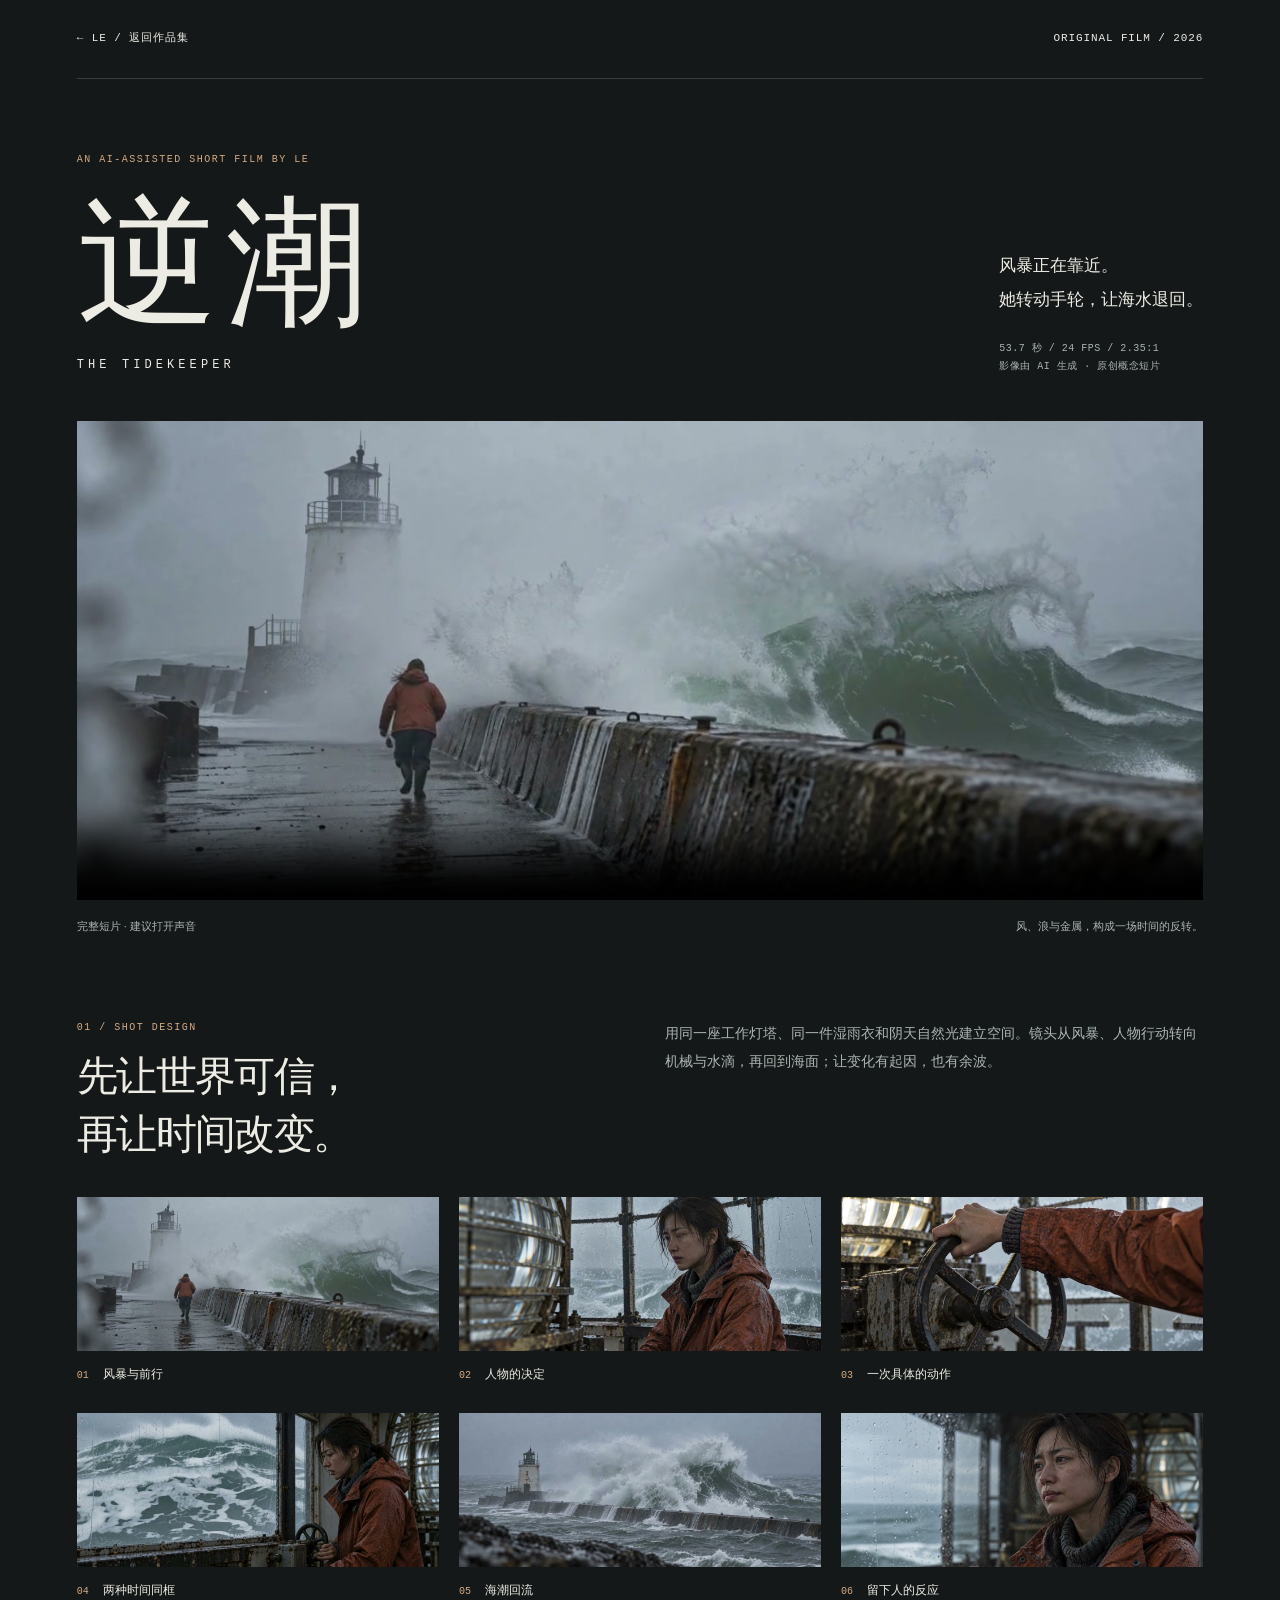
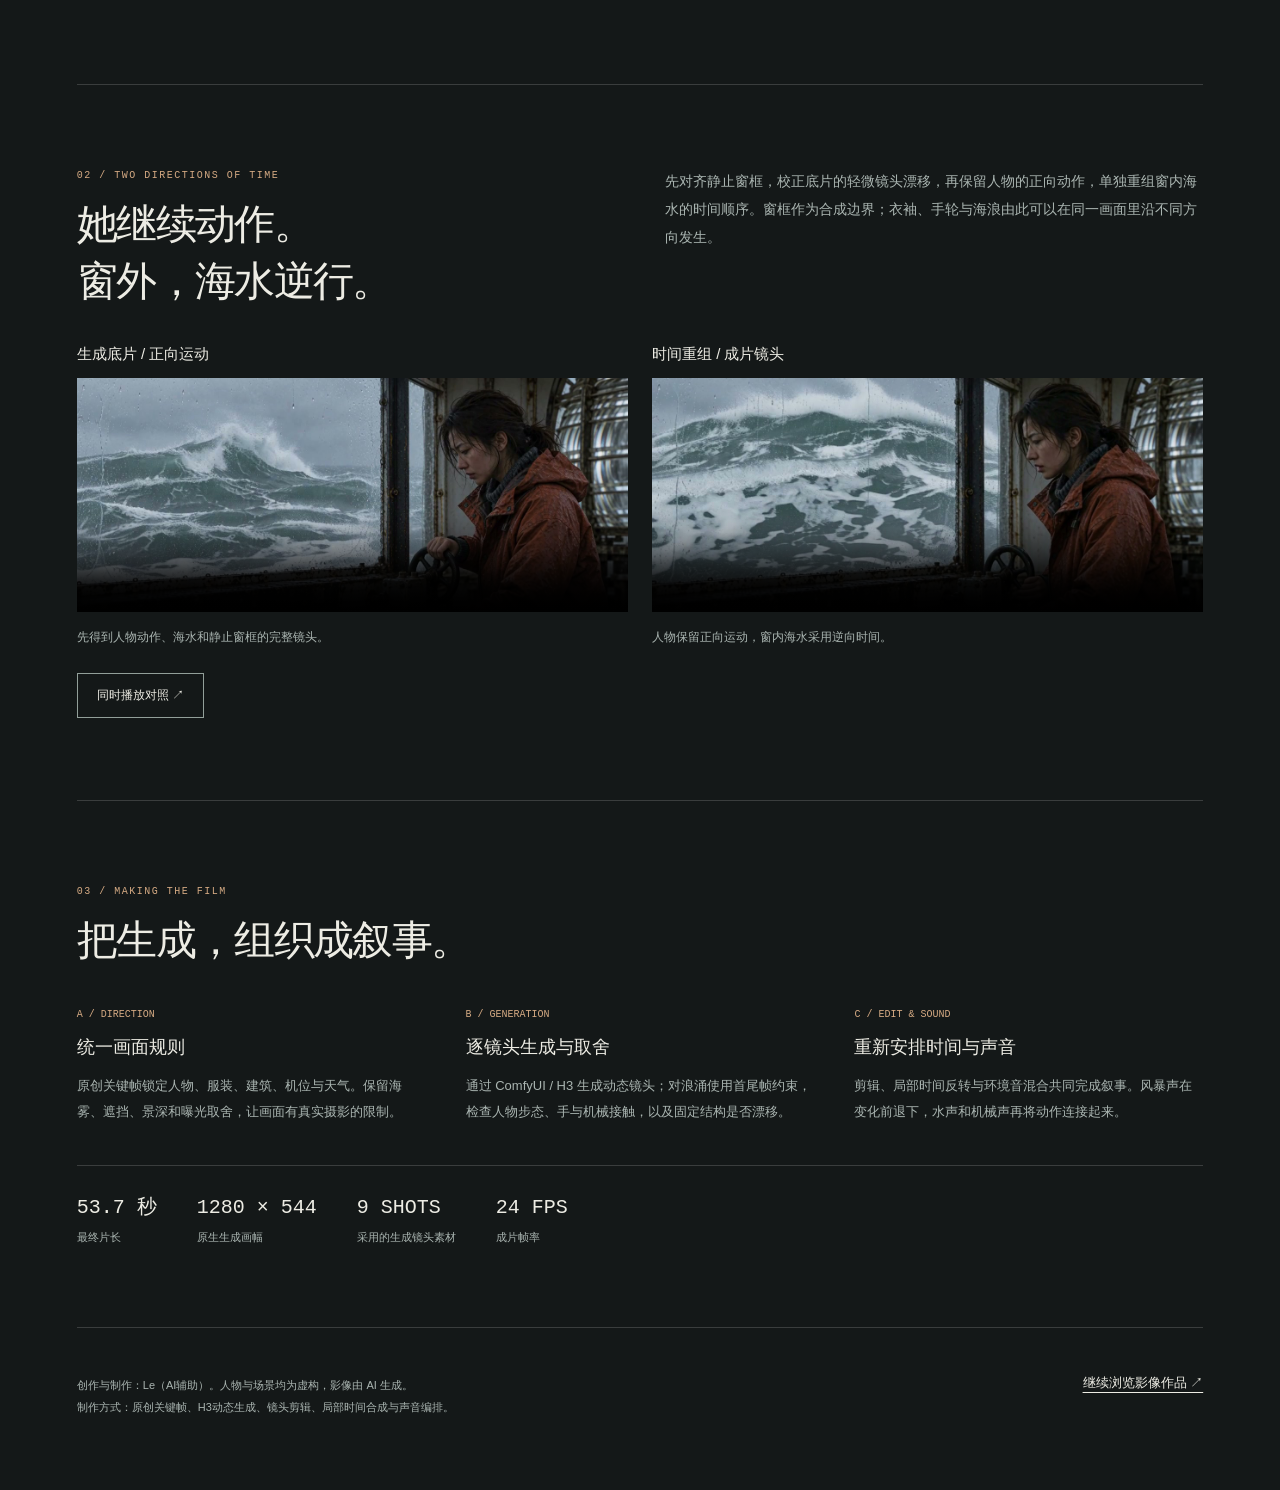
<file: tidekeeper.html>
<!doctype html>
<html lang="zh-CN">
<head>
<meta charset="utf-8"><meta name="viewport" content="width=device-width,initial-scale=1"><meta name="theme-color" content="#141818">
<title>逆潮 — The Tidekeeper / Le</title>
<meta name="description" content="Le原创AI短片《逆潮》。一名守灯人，一场风暴，两种时间。观看成片与分镜、影像生成和时间重组的制作过程。">
<link rel="canonical" href="https://fuwengg.github.io/tidekeeper.html">
<meta property="og:type" content="video.other"><meta property="og:description" content="一名守灯人，一场风暴，两种时间。Le 原创AI短片与制作拆解。">
<meta property="og:title" content="逆潮 — The Tidekeeper / Le"><meta property="og:image" content="https://fuwengg.github.io/assets/films/tidekeeper-poster.jpg">
<style>
:root{color-scheme:dark;--paper:#edece4;--muted:#aab5b1;--accent:#d5aa83;--line:#ffffff29}*{box-sizing:border-box}html{scroll-behavior:smooth}body{margin:0;background:#141818;color:var(--paper);font-family:Arial,"Microsoft YaHei",sans-serif}a{color:inherit;text-underline-offset:5px}button,a{touch-action:manipulation}a:focus-visible,button:focus-visible,summary:focus-visible{outline:2px solid var(--accent);outline-offset:7px}.wrap{width:min(1360px,88%);margin:auto}.top{display:flex;justify-content:space-between;align-items:center;padding:30px 0;border-bottom:1px solid var(--line);font:11px/1.6 monospace;letter-spacing:.08em}.top a{text-decoration:none}.eyebrow{font:10px/1.7 monospace;letter-spacing:.15em;color:var(--accent);text-transform:uppercase}.title{padding:72px 0 45px;display:grid;grid-template-columns:1fr 1fr;align-items:end;gap:40px}h1{font-size:clamp(74px,11vw,170px);font-weight:400;letter-spacing:.06em;line-height:1.1;margin:18px 0 16px}.english{font:12px/1.6 monospace;letter-spacing:.34em}.logline{max-width:420px;justify-self:end}.logline p{font-size:17px;line-height:1.95;margin:0 0 24px}.meta{font:10px/1.8 monospace;color:var(--muted);letter-spacing:.05em}.screen{background:#080b0b;aspect-ratio:40/17}.screen video{display:block;width:100%;height:100%;object-fit:contain}.screen-note{display:flex;justify-content:space-between;gap:30px;color:var(--muted);font-size:11px;line-height:1.9;padding:17px 0 0}.section{padding:82px 0;border-bottom:1px solid var(--line)}.section-head{display:grid;grid-template-columns:1fr 1fr;gap:50px;align-items:start;margin-bottom:34px}.section h2{font-size:clamp(29px,3.2vw,48px);font-weight:400;letter-spacing:-.04em;line-height:1.4;margin:12px 0 0}.section-head>p{color:var(--muted);font-size:14px;line-height:2;margin:0}.storyboard{display:grid;grid-template-columns:repeat(3,minmax(0,1fr));gap:28px 20px}.storyboard figure{margin:0}.storyboard img{display:block;width:100%;aspect-ratio:40/17;object-fit:cover;background:#202626}.storyboard figcaption{display:flex;gap:14px;align-items:baseline;margin-top:13px;font-size:12px;line-height:1.8}.num{font:10px monospace;color:var(--accent)}.compare-grid{display:grid;grid-template-columns:1fr 1fr;gap:24px}.compare-grid video{display:block;width:100%;aspect-ratio:40/17;background:#080b0b}.compare-grid h3{font-size:15px;font-weight:400;margin:0 0 14px}.compare-grid p{color:var(--muted);font-size:12px;line-height:1.9;margin:14px 0 0}.compare-button{margin:24px 0 0;padding:13px 19px;background:transparent;border:1px solid #929f99;color:var(--paper);font:inherit;font-size:12px;cursor:pointer}.compare-button:hover{background:#ffffff0b}.process{display:grid;grid-template-columns:repeat(3,1fr);gap:40px}.process h3{font-size:18px;font-weight:400;margin:14px 0}.process p{font-size:13px;line-height:2;color:var(--muted);margin:0}.facts{display:flex;flex-wrap:wrap;gap:40px;margin-top:40px;padding-top:26px;border-top:1px solid var(--line)}.facts div{font-size:11px;color:var(--muted)}.facts strong{display:block;font:20px/1.6 monospace;color:var(--paper);font-weight:400;margin-bottom:6px}.credit{display:grid;grid-template-columns:1fr 1fr;gap:40px;padding:46px 0 72px}.credit p{color:var(--muted);font-size:11px;line-height:2;margin:0}.credit a{justify-self:end;align-self:start;font-size:13px}.skip{position:absolute;left:20px;top:-80px;background:var(--paper);color:#101414;padding:12px;z-index:2}.skip:focus{top:10px}.sr{position:absolute;width:1px;height:1px;padding:0;margin:-1px;overflow:hidden;clip:rect(0,0,0,0);white-space:nowrap;border:0}
@media(max-width:760px){.wrap{width:calc(100% - 36px)}.top{font-size:9px;padding:23px 0}.title{grid-template-columns:1fr;gap:26px;padding:45px 0 30px}h1{font-size:90px;margin-top:12px}.logline{justify-self:start;max-width:none}.logline p{font-size:14px;margin-bottom:14px}.screen-note{display:block;font-size:10px}.screen-note span{display:block}.section{padding:52px 0}.section-head{grid-template-columns:1fr;gap:20px;margin-bottom:26px}.section-head>p{font-size:12px}.storyboard{grid-template-columns:1fr 1fr;gap:23px 12px}.storyboard figcaption{gap:8px;font-size:10px}.compare-grid{grid-template-columns:1fr;gap:30px}.process{grid-template-columns:1fr;gap:28px}.process h3{margin:8px 0;font-size:17px}.facts{gap:24px}.facts strong{font-size:17px}.credit{grid-template-columns:1fr;padding:35px 0 50px;gap:27px}.credit a{justify-self:start}}
@media(prefers-reduced-motion:reduce){html{scroll-behavior:auto}}
</style>
</head>
<body>
<a class="skip" href="#film">跳到短片</a>
<div class="wrap"><header class="top"><a href="./#films">← LE / 返回作品集</a><span>ORIGINAL FILM / 2026</span></header>
<main><section class="title"><div><div class="eyebrow">An AI-assisted short film by Le</div><h1>逆潮</h1><div class="english">THE TIDEKEEPER</div></div><div class="logline"><p>风暴正在靠近。<br>她转动手轮，让海水退回。</p><div class="meta">53.7 秒 / 24 FPS / 2.35:1<br>影像由 AI 生成 · 原创概念短片</div></div></section>
<div class="screen" id="film"><video id="main-film" controls playsinline preload="metadata" poster="assets/films/tidekeeper-poster.jpg" aria-label="播放完整短片逆潮"><source src="assets/films/tidekeeper.mp4" type="video/mp4">浏览器不支持视频，请<a href="assets/films/tidekeeper.mp4">打开短片文件</a>。</video></div>
<div class="screen-note"><span>完整短片 · 建议打开声音</span><span>风、浪与金属，构成一场时间的反转。</span></div>
<section class="section" aria-labelledby="story-title"><div class="section-head"><div><div class="eyebrow">01 / Shot design</div><h2 id="story-title">先让世界可信，<br>再让时间改变。</h2></div><p>用同一座工作灯塔、同一件湿雨衣和阴天自然光建立空间。镜头从风暴、人物行动转向机械与水滴，再回到海面；让变化有起因，也有余波。</p></div><div class="storyboard">
<figure><img src="assets/films/tidekeeper-still-01.jpg" alt="守灯人沿风暴中的海堤前行" loading="lazy"><figcaption><span class="num">01</span>风暴与前行</figcaption></figure>
<figure><img src="assets/films/tidekeeper-still-02.jpg" alt="守灯人在灯室内作出决定" loading="lazy"><figcaption><span class="num">02</span>人物的决定</figcaption></figure>
<figure><img src="assets/films/tidekeeper-still-03.jpg" alt="手与旧式灯塔手轮的接触细节" loading="lazy"><figcaption><span class="num">03</span>一次具体的动作</figcaption></figure>
<figure><img src="assets/films/tidekeeper-still-04.jpg" alt="窗外海水与室内守灯人同框" loading="lazy"><figcaption><span class="num">04</span>两种时间同框</figcaption></figure>
<figure><img src="assets/films/tidekeeper-still-05.jpg" alt="灯塔旁的海浪开始逆向回流" loading="lazy"><figcaption><span class="num">05</span>海潮回流</figcaption></figure>
<figure><img src="assets/films/tidekeeper-still-06.jpg" alt="守灯人望向风暴后的海面" loading="lazy"><figcaption><span class="num">06</span>留下人的反应</figcaption></figure>
</div></section>
<section class="section" aria-labelledby="time-title"><div class="section-head"><div><div class="eyebrow">02 / Two directions of time</div><h2 id="time-title">她继续动作。<br>窗外，海水逆行。</h2></div><p>先对齐静止窗框，校正底片的轻微镜头漂移，再保留人物的正向动作，单独重组窗内海水的时间顺序。窗框作为合成边界；衣袖、手轮与海浪由此可以在同一画面里沿不同方向发生。</p></div><div class="compare-grid"><article><h3>生成底片 / 正向运动</h3><video id="plate-film" controls muted playsinline preload="metadata" poster="assets/films/tidekeeper-plate-poster.jpg" aria-label="播放正向生成底片"><source src="assets/films/tidekeeper-plate.mp4" type="video/mp4"></video><p>先得到人物动作、海水和静止窗框的完整镜头。</p></article><article><h3>时间重组 / 成片镜头</h3><video id="composite-film" controls muted playsinline preload="metadata" poster="assets/films/tidekeeper-still-04.jpg" aria-label="播放双时间合成镜头"><source src="assets/films/tidekeeper-composite.mp4" type="video/mp4"></video><p>人物保留正向运动，窗内海水采用逆向时间。</p></article></div><button class="compare-button" id="compare-play" type="button">同时播放对照 ↗</button><span class="sr" id="compare-status" role="status" aria-live="polite"></span></section>
<section class="section" aria-labelledby="craft-title"><div class="section-head"><div><div class="eyebrow">03 / Making the film</div><h2 id="craft-title">把生成，组织成叙事。</h2></div></div><div class="process"><article><span class="num">A / DIRECTION</span><h3>统一画面规则</h3><p>原创关键帧锁定人物、服装、建筑、机位与天气。保留海雾、遮挡、景深和曝光取舍，让画面有真实摄影的限制。</p></article><article><span class="num">B / GENERATION</span><h3>逐镜头生成与取舍</h3><p>通过 ComfyUI / H3 生成动态镜头；对浪涌使用首尾帧约束，检查人物步态、手与机械接触，以及固定结构是否漂移。</p></article><article><span class="num">C / EDIT & SOUND</span><h3>重新安排时间与声音</h3><p>剪辑、局部时间反转与环境音混合共同完成叙事。风暴声在变化前退下，水声和机械声再将动作连接起来。</p></article></div><div class="facts"><div><strong>53.7 秒</strong>最终片长</div><div><strong>1280 × 544</strong>原生生成画幅</div><div><strong>9 SHOTS</strong>采用的生成镜头素材</div><div><strong>24 FPS</strong>成片帧率</div></div></section>
</main><footer class="credit"><p>创作与制作：Le（AI辅助）。人物与场景均为虚构，影像由 AI 生成。<br>制作方式：原创关键帧、H3动态生成、镜头剪辑、局部时间合成与声音编排。</p><a href="./#films">继续浏览影像作品 ↗</a></footer></div>
<script>
const main=document.querySelector('#main-film'),plate=document.querySelector('#plate-film'),composite=document.querySelector('#composite-film'),button=document.querySelector('#compare-play'),status=document.querySelector('#compare-status');
main.addEventListener('play',()=>{plate.pause();composite.pause();button.textContent='同时播放对照 ↗'});
for(const video of [plate,composite])video.addEventListener('play',()=>main.pause());
button.addEventListener('click',async()=>{if(!plate.paused||!composite.paused){plate.pause();composite.pause();button.textContent='同时播放对照 ↗';status.textContent='对照已暂停';return}main.pause();plate.currentTime=0;composite.currentTime=0;const results=await Promise.allSettled([plate.play(),composite.play()]);if(results.some(x=>x.status==='rejected')){plate.pause();composite.pause();status.textContent='请使用各视频的播放按钮'}else{button.textContent='暂停对照';status.textContent='两个镜头正在同时播放'}});
for(const video of [plate,composite])video.addEventListener('ended',()=>{if(plate.ended&&composite.ended)button.textContent='重新播放对照 ↗'});
document.addEventListener('visibilitychange',()=>{if(document.hidden){main.pause();plate.pause();composite.pause();button.textContent='同时播放对照 ↗'}});
</script>
</body>
</html>
</file>
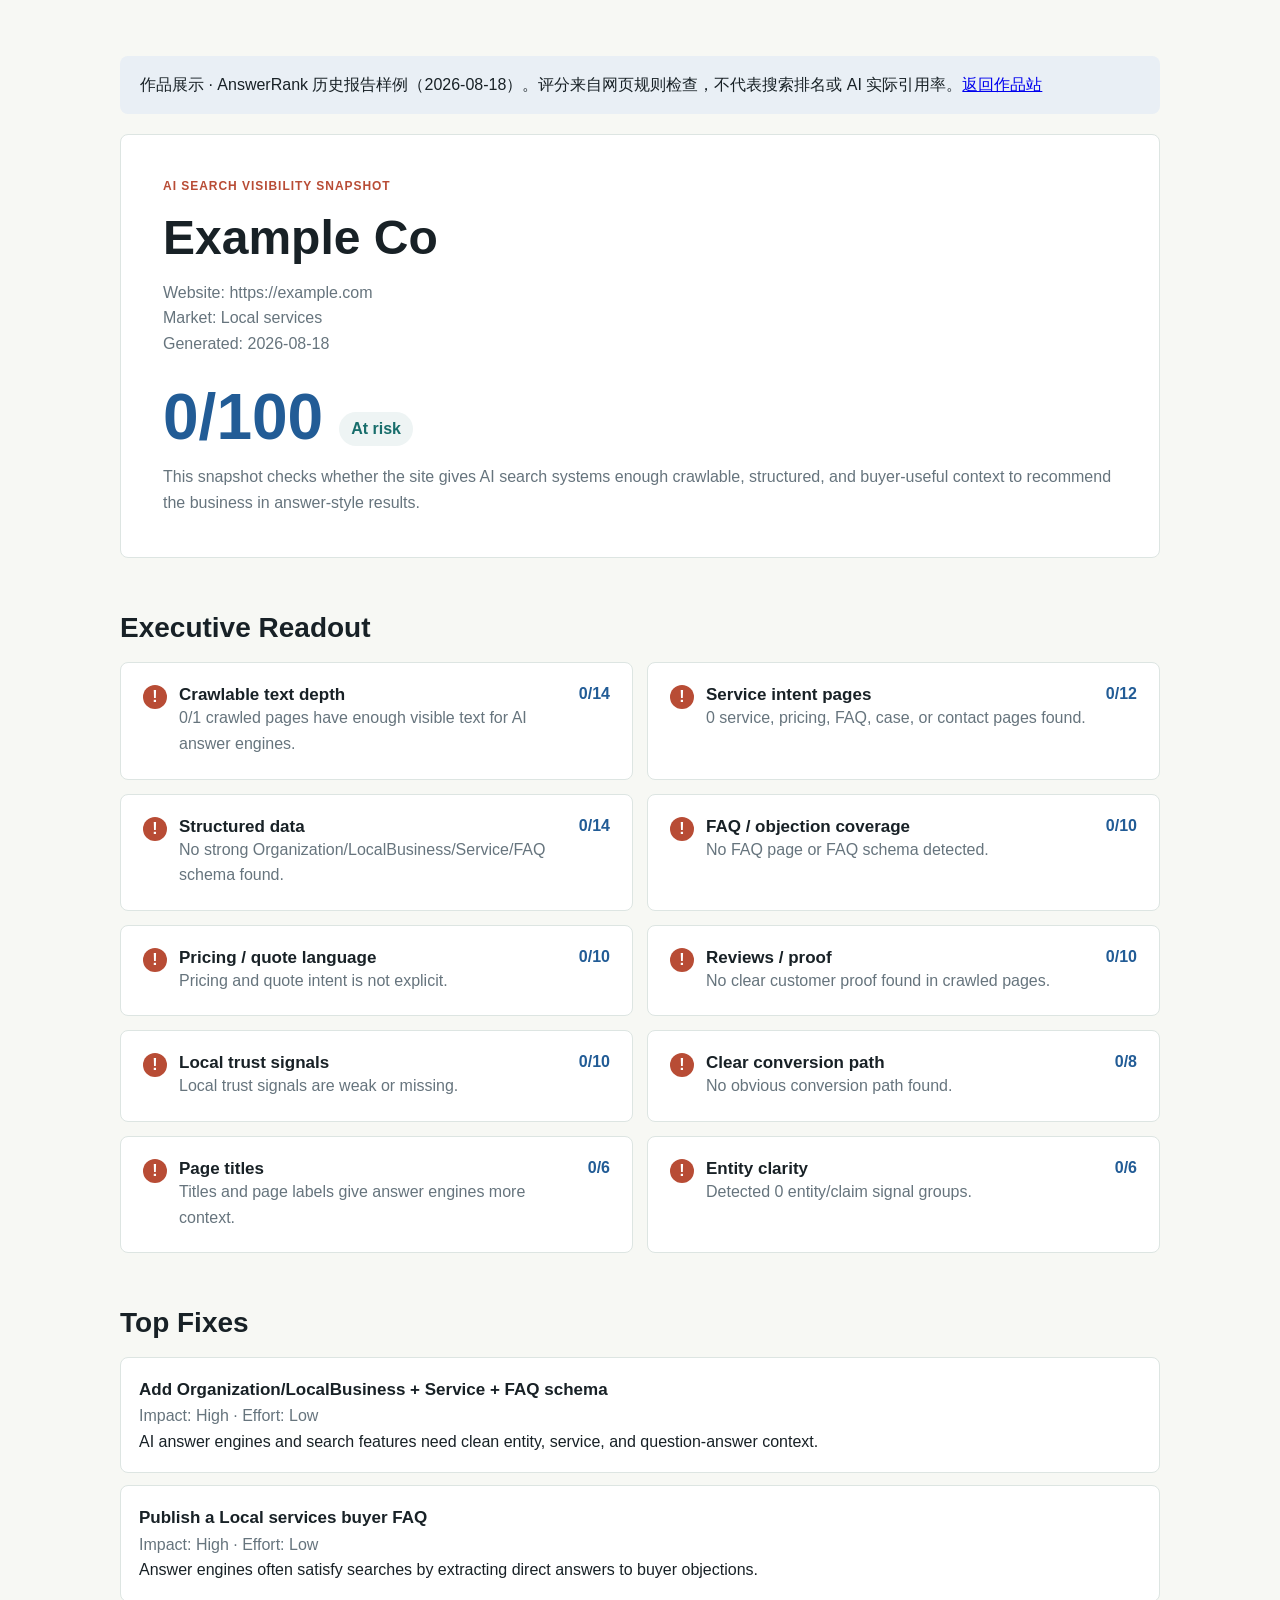
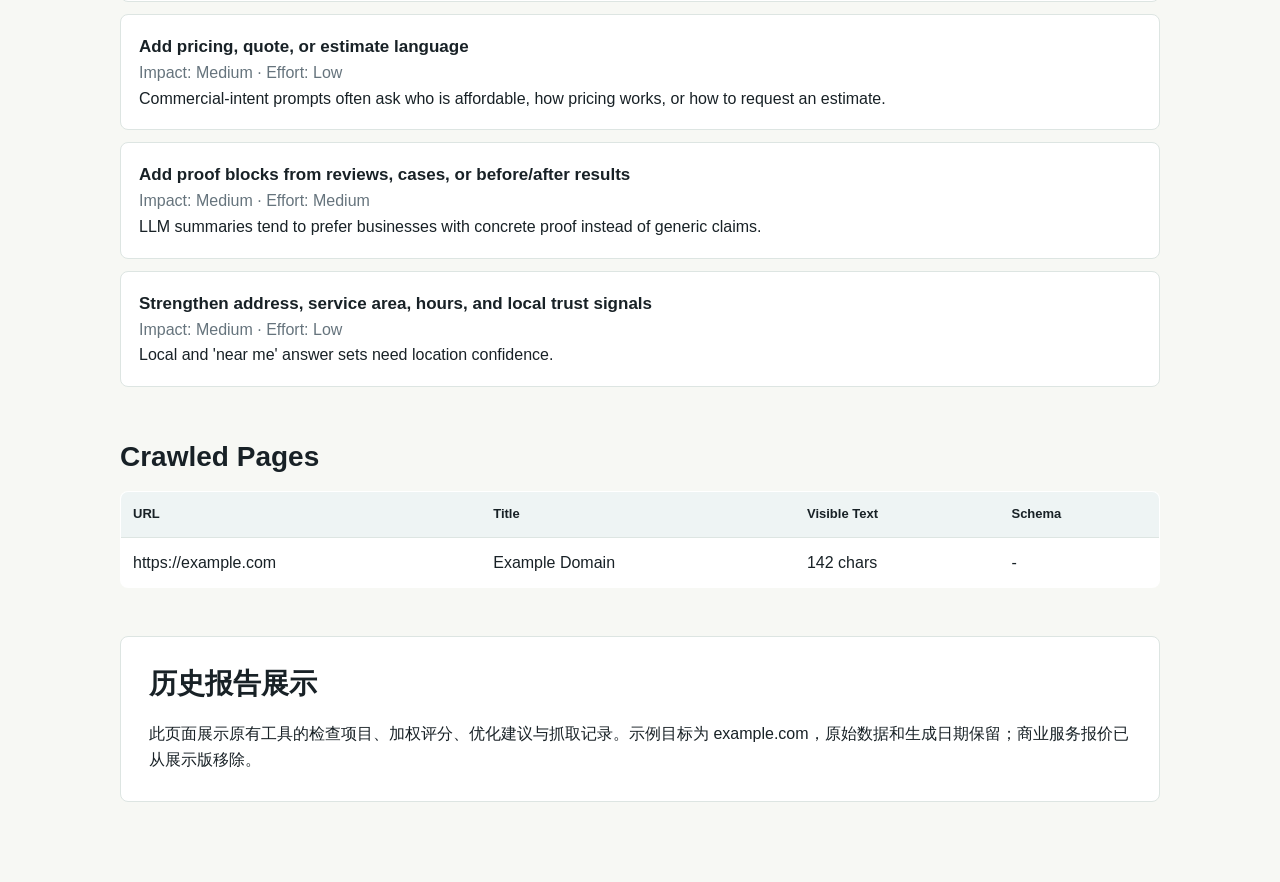
<file: assets/archive/answerrank-sample-report.html>
<!doctype html>
<html lang="en">
  <head>
    <meta charset="utf-8" />
    <meta name="viewport" content="width=device-width, initial-scale=1" />
    <title>Example Co AI Search Visibility Snapshot</title>
    <style>
      :root { color-scheme: light; --ink:#182126; --muted:#66747d; --line:#dde5e2; --paper:#f7f8f4; --teal:#176d6b; --rust:#b84c35; --gold:#d7a33a; --blue:#225c96; font-family: Inter, "Segoe UI", Arial, sans-serif; }
      * { box-sizing: border-box; }
      main { overflow-wrap:anywhere; }
      .check > div { min-width:0; }
      @media (max-width:760px){ table{table-layout:fixed;} th,td{padding:8px;font-size:12px;} }
      body { margin:0; background:var(--paper); color:var(--ink); }
      main { width:min(1040px, calc(100vw - 40px)); margin:0 auto; padding:56px 0 80px; }
      header { display:grid; gap:18px; padding:42px; border:1px solid var(--line); border-radius:8px; background:#fff; }
      .eyebrow { margin:0; color:var(--rust); font-size:12px; font-weight:900; letter-spacing:.08em; text-transform:uppercase; }
      h1,h2,h3,p { margin:0; }
      h1 { font-size:48px; line-height:1; letter-spacing:0; }
      h2 { margin:54px 0 18px; font-size:28px; letter-spacing:0; }
      h3 { font-size:17px; letter-spacing:0; }
      p, li, td, th { line-height:1.6; }
      .meta { color:var(--muted); }
      .score { display:flex; align-items:end; gap:16px; margin-top:14px; }
      .score strong { color:var(--blue); font-size:64px; line-height:.9; }
      .pill { display:inline-flex; align-items:center; min-height:34px; padding:0 12px; border-radius:999px; background:#eef4f4; color:var(--teal); font-weight:800; }
      .grid { display:grid; grid-template-columns:repeat(2,minmax(0,1fr)); gap:14px; }
      .card { padding:22px; border:1px solid var(--line); border-radius:8px; background:#fff; }
      .check { display:grid; grid-template-columns:24px 1fr auto; gap:12px; align-items:start; }
      .status { display:grid; place-items:center; width:24px; height:24px; border-radius:50%; color:#fff; font-weight:900; }
      .pass { background:var(--teal); }
      .fail { background:var(--rust); }
      .points { color:var(--blue); font-weight:900; }
      .fixes { display:grid; gap:12px; padding:0; list-style:none; }
      .fixes li { padding:18px; border:1px solid var(--line); border-radius:8px; background:#fff; }
      table { width:100%; border-collapse:collapse; background:#fff; border:1px solid var(--line); border-radius:8px; overflow:hidden; }
      th,td { padding:12px; border-bottom:1px solid var(--line); text-align:left; vertical-align:top; }
      th { background:#eef4f4; font-size:13px; }
      tr:last-child td { border-bottom:0; }
      .cta { margin-top:48px; padding:28px; border:1px solid var(--line); border-radius:8px; background:#fff; }
      @media (max-width:760px){ main{width:min(100vw - 24px, 640px); padding-top:24px;} header{padding:26px;} h1{font-size:34px;} .grid{grid-template-columns:1fr;} .score strong{font-size:50px;} }
    </style>
  </head>
  <body>
    <main><p style="padding:16px 20px;margin-bottom:20px;background:#e9eff5;border-radius:8px">作品展示 · AnswerRank 历史报告样例（2026-08-18）。评分来自网页规则检查，不代表搜索排名或 AI 实际引用率。<a href="../../index.html#archive">返回作品站</a></p>
      <header>
        <p class="eyebrow">AI Search Visibility Snapshot</p>
        <h1>Example Co</h1>
        <p class="meta">Website: https://example.com<br />Market: Local services<br />Generated: 2026-08-18</p>
        <div class="score"><strong>0/100</strong><span class="pill">At risk</span></div>
        <p class="meta">This snapshot checks whether the site gives AI search systems enough crawlable, structured, and buyer-useful context to recommend the business in answer-style results.</p>
      </header>

      <h2>Executive Readout</h2>
      <div class="grid">
        <div class="card check">
              <span class="status fail">!</span>
              <div><h3>Crawlable text depth</h3><p class="meta">0/1 crawled pages have enough visible text for AI answer engines.</p></div>
              <span class="points">0/14</span>
            </div>
<div class="card check">
              <span class="status fail">!</span>
              <div><h3>Service intent pages</h3><p class="meta">0 service, pricing, FAQ, case, or contact pages found.</p></div>
              <span class="points">0/12</span>
            </div>
<div class="card check">
              <span class="status fail">!</span>
              <div><h3>Structured data</h3><p class="meta">No strong Organization/LocalBusiness/Service/FAQ schema found.</p></div>
              <span class="points">0/14</span>
            </div>
<div class="card check">
              <span class="status fail">!</span>
              <div><h3>FAQ / objection coverage</h3><p class="meta">No FAQ page or FAQ schema detected.</p></div>
              <span class="points">0/10</span>
            </div>
<div class="card check">
              <span class="status fail">!</span>
              <div><h3>Pricing / quote language</h3><p class="meta">Pricing and quote intent is not explicit.</p></div>
              <span class="points">0/10</span>
            </div>
<div class="card check">
              <span class="status fail">!</span>
              <div><h3>Reviews / proof</h3><p class="meta">No clear customer proof found in crawled pages.</p></div>
              <span class="points">0/10</span>
            </div>
<div class="card check">
              <span class="status fail">!</span>
              <div><h3>Local trust signals</h3><p class="meta">Local trust signals are weak or missing.</p></div>
              <span class="points">0/10</span>
            </div>
<div class="card check">
              <span class="status fail">!</span>
              <div><h3>Clear conversion path</h3><p class="meta">No obvious conversion path found.</p></div>
              <span class="points">0/8</span>
            </div>
<div class="card check">
              <span class="status fail">!</span>
              <div><h3>Page titles</h3><p class="meta">Titles and page labels give answer engines more context.</p></div>
              <span class="points">0/6</span>
            </div>
<div class="card check">
              <span class="status fail">!</span>
              <div><h3>Entity clarity</h3><p class="meta">Detected 0 entity/claim signal groups.</p></div>
              <span class="points">0/6</span>
            </div>
      </div>

      <h2>Top Fixes</h2>
      <ul class="fixes">
        <li>
              <h3>Add Organization/LocalBusiness + Service + FAQ schema</h3>
              <p class="meta">Impact: High · Effort: Low</p>
              <p>AI answer engines and search features need clean entity, service, and question-answer context.</p>
            </li>
<li>
              <h3>Publish a Local services buyer FAQ</h3>
              <p class="meta">Impact: High · Effort: Low</p>
              <p>Answer engines often satisfy searches by extracting direct answers to buyer objections.</p>
            </li>
<li>
              <h3>Add pricing, quote, or estimate language</h3>
              <p class="meta">Impact: Medium · Effort: Low</p>
              <p>Commercial-intent prompts often ask who is affordable, how pricing works, or how to request an estimate.</p>
            </li>
<li>
              <h3>Add proof blocks from reviews, cases, or before/after results</h3>
              <p class="meta">Impact: Medium · Effort: Medium</p>
              <p>LLM summaries tend to prefer businesses with concrete proof instead of generic claims.</p>
            </li>
<li>
              <h3>Strengthen address, service area, hours, and local trust signals</h3>
              <p class="meta">Impact: Medium · Effort: Low</p>
              <p>Local and &#039;near me&#039; answer sets need location confidence.</p>
            </li>
      </ul>

      <h2>Crawled Pages</h2>
      <table>
        <thead><tr><th>URL</th><th>Title</th><th>Visible Text</th><th>Schema</th></tr></thead>
        <tbody>
          <tr>
                <td>https://example.com</td>
                <td>Example Domain</td>
                <td>142 chars</td>
                <td>-</td>
              </tr>
        </tbody>
      </table>

      <div class="cta"><h2 style="margin-top:0">历史报告展示</h2><p>此页面展示原有工具的检查项目、加权评分、优化建议与抓取记录。示例目标为 example.com，原始数据和生成日期保留；商业服务报价已从展示版移除。</p></div>
    </main>
  </body>
</html>
</file>
<file: styles.css>
:root{--paper:#f0f0eb;--ink:#20201f;--muted:#73736b;--line:#d1d1c8;--blue:#2941ef;--pad:clamp(22px,4vw,80px);font-family:Arial,'Microsoft YaHei','PingFang SC',sans-serif;color:var(--ink);background:var(--paper);font-synthesis:none}*{box-sizing:border-box}html{scroll-behavior:smooth;scroll-padding-top:90px}body{margin:0}button,a{-webkit-tap-highlight-color:transparent}button,input{font:inherit}button,a{color:inherit}button{cursor:pointer}a{text-decoration:none}button{border:0;background:none;padding:0}img,video{display:block;max-width:100%}button:focus-visible,a:focus-visible,canvas:focus-visible{outline:3px solid var(--blue);outline-offset:7px}::selection{background:var(--blue);color:white}[hidden]{display:none!important}.sr-only{position:absolute;width:1px;height:1px;overflow:hidden;clip-path:inset(50%)}.skip-link{position:fixed;top:-100px;left:20px;background:var(--ink);color:white;padding:15px;z-index:200}.skip-link:focus{top:20px}.eyebrow{font:11px/1.5 'Courier New',monospace;letter-spacing:.1em;font-weight:600;margin:0}.header{height:100px;position:absolute;top:0;left:0;right:0;z-index:40;display:flex;align-items:center;padding:0 var(--pad);gap:5vw}.wordmark{font-size:46px;font-weight:900;letter-spacing:-5px;line-height:1;display:inline-block}.wordmark span{font:11px Arial;letter-spacing:0;vertical-align:top;margin:3px 0 0 8px;display:inline-block}.header-caption{font:9px/1.4 'Courier New',monospace;letter-spacing:.03em}.header nav{margin-left:auto;display:flex;gap:40px;font-size:12px}.header nav a{padding:10px 0}.header nav sup{font:9px monospace;margin-left:4px;color:var(--blue)}.menu-toggle{margin-left:25px;position:relative;width:72px;height:34px}.menu-toggle span{font:9px monospace;position:absolute;left:0;top:13px}.menu-toggle i{width:21px;height:1px;background:currentColor;position:absolute;right:0;top:13px;transition:transform .35s}.menu-toggle i:last-child{top:20px}.menu-toggle[aria-expanded=true] i{transform:translateY(3.5px) rotate(45deg)}.menu-toggle[aria-expanded=true] i:last-child{transform:translateY(-3.5px) rotate(-45deg)}.menu-open .header{position:fixed;color:var(--paper)}.menu-panel{position:fixed;inset:0;background:var(--blue);color:var(--paper);z-index:30;padding:150px var(--pad) 45px;overflow:auto}.menu-meta{font:10px monospace;margin-bottom:30px}.menu-panel nav{max-width:900px}.menu-panel nav a{display:flex;align-items:center;justify-content:space-between;font-size:clamp(30px,5vw,76px);font-weight:bold;letter-spacing:-.07em;line-height:1.45;border-bottom:1px solid #ffffff35;transition:padding .3s}.menu-panel nav a:hover{padding-left:25px}.menu-panel nav span{font:11px monospace;letter-spacing:0}.menu-panel>p{font-size:12px;margin-top:30px}.menu-open,.modal-open{overflow:hidden}
.journey{height:290vh;position:relative}.journey-sticky{height:100vh;height:100svh;position:sticky;top:0;overflow:hidden;background:var(--paper)}.stage-grid{position:absolute;inset:110px var(--pad) 80px;background-image:radial-gradient(#77776f40 .7px,transparent .7px);background-size:24px 24px;mask-image:linear-gradient(90deg,transparent 35%,black 90%);pointer-events:none;opacity:.55}#world-canvas{width:100%;height:100%;position:absolute;inset:0;touch-action:pan-y}.hero-copy{position:absolute;left:var(--pad);top:23%;width:78%;pointer-events:none;transform-origin:0 0;will-change:transform,opacity}.hero-copy>.eyebrow{margin-bottom:30px;color:var(--muted)}h1{font-size:clamp(64px,8.8vw,160px);line-height:1.25;letter-spacing:-.095em;font-weight:800;margin:0}h1>span{display:block;white-space:nowrap}h1>span:last-child{margin-left:4.5vw}.punctuation{margin-left:-.05em;margin-right:-.12em}em{font-style:normal;color:var(--blue)}.hero-intro{display:flex;gap:24px;align-items:flex-start;margin:5vh 0 0 5vw;font-size:13px;line-height:1.8}.hero-intro p{margin:0}.cross{font-size:46px;line-height:1;color:var(--blue)}.hero-side{position:absolute;right:var(--pad);top:24%;display:flex;flex-direction:column;gap:32vh;font:9px/1.5 'Courier New',monospace;color:var(--muted);text-align:right;pointer-events:none}.world-heading{position:absolute;left:var(--pad);top:19%;opacity:0;pointer-events:none;will-change:transform,opacity}.world-heading h2{font-size:clamp(45px,6.6vw,110px);line-height:1.15;letter-spacing:-.08em;margin:25px 0}.world-heading>p:last-child{font-size:11px;color:var(--muted);margin-top:30px}.world-labels{position:absolute;inset:0;pointer-events:none}.world-label{position:absolute;left:0;top:0;pointer-events:auto;font:10px monospace;white-space:nowrap;background:var(--paper);padding:8px 13px;border:1px solid #2223;text-align:left;opacity:0;visibility:hidden;transition:background .2s,color .2s;will-change:transform}.world-label span{margin-left:15px;color:var(--blue)}.world-label:hover{background:var(--blue);color:white}.world-label:hover span{color:white}.journey-footer{position:absolute;left:var(--pad);right:var(--pad);bottom:35px;display:flex;justify-content:space-between;align-items:center;font:10px 'Courier New',monospace;letter-spacing:.02em;pointer-events:none}.journey-footer a{pointer-events:auto}.scroll-hint{display:flex;align-items:center;gap:13px}.scroll-line{height:1px;width:55px;background:var(--ink);display:inline-block}.scene-index{color:var(--muted)}.scene-index b{color:var(--ink);font-weight:normal}.journey-progress{position:absolute;left:var(--pad);right:var(--pad);bottom:0;height:1px;background:var(--line)}.journey-progress i{display:block;width:0;height:1px;background:var(--blue)}.world-fallback{position:absolute;right:var(--pad);bottom:100px;font-size:12px;color:var(--blue)}
.manifesto{padding:170px var(--pad) 150px;border-bottom:1px solid var(--line)}.manifesto>.eyebrow{margin-bottom:60px;color:var(--muted)}.manifesto-line{font-size:clamp(32px,5.4vw,87px);font-weight:bold;line-height:1.5;letter-spacing:-.065em}.manifesto-line>span:not(.asterisk){color:#8b8b81}.manifesto-line.indent{margin-left:13vw}.asterisk{display:inline-block;margin-left:3vw;color:var(--blue);font-family:Arial;animation:rotate 25s linear infinite}.manifesto-note{margin:50px 0 0 45%;font-size:13px;line-height:1.9;color:var(--muted)}.section{padding:120px var(--pad)}.section-heading{position:relative}.section-heading>.eyebrow{color:var(--muted)}.section-heading h2{font-size:clamp(52px,8vw,120px);line-height:1.15;font-weight:500;letter-spacing:-.07em;margin:25px 0 50px}.section-heading h2>span{font-size:16px;letter-spacing:-.04em;vertical-align:top;margin:20px 0 0 16px;display:inline-block;color:var(--muted)}.section-desc{position:absolute;right:0;bottom:8px;color:var(--muted);font-size:13px}.filter-row{display:flex;align-items:center;gap:36px;border-top:1px solid var(--line);border-bottom:1px solid var(--line);padding:21px 0;margin-bottom:50px;font-size:12px}.filter-row button{color:var(--muted);white-space:nowrap}.filter-row .active{color:var(--blue)}.filter-row button sup{font:9px monospace;margin-left:5px}.filter-row a{margin-left:auto}.subfilter-row{display:flex;gap:30px;font-size:12px;margin:-20px 0 45px;color:var(--muted)}.subfilter-row .active{color:var(--blue)}.work-grid{display:grid;grid-template-columns:1fr 1fr;gap:80px 5vw;align-items:start}.work-item{text-align:left;min-width:0}.work-item.offset{margin-top:160px}.work-item.film-item,.work-item.signal-item,.work-item.studio-item{grid-column:1/-1}.work-image{aspect-ratio:1;position:relative;overflow:hidden;background:#e5e5dc}.work-image>img{width:100%;height:100%;object-fit:cover;transition:transform .9s cubic-bezier(.2,.7,.2,1)}.work-item:hover .work-image>img{transform:scale(1.035)}.work-image.portrait{aspect-ratio:4/5}.work-image.film{aspect-ratio:1.98}.film>img{filter:brightness(.8)}.film-overlay{position:absolute;inset:0;display:flex;flex-direction:column;align-items:center;justify-content:center;color:white;background:#10151810}.film-overlay>span:first-child{font:11px monospace;letter-spacing:.3em}.film-overlay>strong{font-family:'KaiTi','STKaiti',serif;font-size:clamp(55px,8vw,130px);font-weight:400;letter-spacing:.14em;margin:20px 0 35px}.film-play{font-size:12px;line-height:1;border:1px solid #ffffff85;border-radius:100%;width:140px;height:60px;display:flex;align-items:center;justify-content:center;gap:10px;background:#ffffff10;transition:background .3s}.film-play small{font:9px monospace}.work-item:hover .film-play{background:#ffffff30}.image-number{position:absolute;top:22px;left:24px;font:9px monospace;letter-spacing:.04em;color:var(--ink);z-index:2}.film .image-number{color:white}.image-tag{position:absolute;bottom:22px;right:22px;font-size:10px;padding:8px 12px;background:var(--paper)}.work-caption{display:grid;grid-template-columns:1fr 40px;gap:8px;margin-top:20px}.work-caption h3{font-size:21px;font-weight:500;letter-spacing:-.03em;margin:0}.work-caption p{font-size:11px;color:var(--muted);margin:0;grid-column:1}.work-caption>span{grid-column:2;grid-row:1/3;font-size:27px;justify-self:end;transition:transform .3s}.work-item:hover .work-caption>span{transform:translate(4px,-4px);color:var(--blue)}.system{background:#cbd1dd;display:flex;flex-direction:column;justify-content:center;padding:70px 45px 35px}.system .system-label{font:bold clamp(40px,4.5vw,70px)/.85 Arial;letter-spacing:-.08em;margin-bottom:35px}.system>img{height:auto;max-height:60%;object-fit:contain;box-shadow:0 18px 35px #20212d24}.signal-art{aspect-ratio:2.2;background:var(--blue);color:white;display:grid;grid-template-columns:1fr 1.15fr;align-items:center;padding:5vw;gap:30px}.signal-art .image-number{color:#ffffff88}.signal-text{display:flex;flex-direction:column;align-items:start;gap:30px}.signal-text>span{font:9px monospace;letter-spacing:.06em;color:#ffffffaa}.signal-text>strong{font-size:clamp(30px,4.5vw,72px);line-height:1.3;font-weight:500;letter-spacing:-.07em}.signal-text>small{font:9px monospace;color:#ffffffaa}.signal-art svg{width:100%;height:auto}.noise-line{stroke:#ffffff42;stroke-width:1.5;fill:none}.clean-line{stroke:white;stroke-width:2.5;fill:none;stroke-dasharray:1300;stroke-dashoffset:0;animation:signal 9s infinite}.studio{aspect-ratio:1.9;background:#dddcd4;display:grid;grid-template-columns:.75fr 1fr;align-items:center;padding:6vw 0 6vw 5vw}.studio-title{font-weight:bold;font-size:clamp(40px,5.5vw,90px);letter-spacing:-.09em;line-height:1.05}.studio>img{height:auto;transform:rotate(-4deg) translateX(30px);box-shadow:0 25px 50px #2223}.work-item:hover .studio>img{transform:rotate(-2deg) translateX(20px) scale(1.02)}.work-grid.filtered{gap:70px 5vw}.work-grid.filtered .work-item.offset{margin-top:0}.work-grid.filtered .film-item,.work-grid.filtered .signal-item,.work-grid.filtered .studio-item{grid-column:1/-1}
.lab{background:#17191d;color:var(--paper);position:relative;padding:100px var(--pad) 50px;overflow:hidden}.lab-title{position:relative;z-index:1;pointer-events:none}.lab-title .eyebrow{color:#a8abb4}.lab-title h2{font-size:clamp(56px,9vw,145px);font-weight:500;letter-spacing:-.08em;margin:25px 0 20px;line-height:1.1}.lab-title h2 span{color:#9298a4}.lab-title>p:last-child{font-size:12px;color:#a8abb4}.lab-stage{position:relative;height:690px;margin-top:-100px}#lab-canvas{position:absolute;inset:0;width:100%;height:100%;touch-action:pan-y}.lab-topline{position:absolute;top:20px;right:0;display:flex;flex-direction:column;align-items:end;gap:8px;font:9px monospace;color:#8b909a;pointer-events:none}.lab-topline b{color:white;font-weight:400}.lab-sidebar{position:absolute;left:0;top:45%;display:flex;flex-direction:column;gap:20px}.shape-button{display:flex;gap:20px;font-size:12px;color:#9498a2;text-align:left}.shape-button span{font:9px monospace}.shape-button.active{color:white}.shape-button.active::after{content:'↗';margin-left:10px}.lab-instruction{position:absolute;right:0;top:50%;font:9px/1.8 monospace;color:#8b909a;pointer-events:none}.lab-controls{position:absolute;bottom:60px;left:50%;transform:translateX(-50%);display:flex;border:1px solid #ffffff35;padding:5px;gap:3px;white-space:nowrap}.lab-controls button{font-size:11px;padding:12px 16px;transition:background .3s}.lab-controls button:hover,.lab-controls button[aria-pressed=true]:not(#auto-rotate){background:#ffffff20}.lab-caption{position:absolute;bottom:0;left:0;font-size:10px;color:#777d89}.webgl-message{position:absolute;top:50%;left:40%;width:250px;font-size:13px}.about{padding-top:150px;padding-bottom:150px}.about>.eyebrow{color:var(--muted)}.about-grid{display:grid;grid-template-columns:1.15fr 1fr;gap:10vw;margin-top:55px}.about h2{font-weight:500;line-height:1.5;letter-spacing:-.07em;font-size:clamp(35px,4.4vw,70px);margin:0}.about h2>span{color:var(--muted)}.about-monogram{font:bold clamp(120px,20vw,300px)/.8 Arial;letter-spacing:-.13em;margin-top:80px}.about-monogram>span{display:inline-block;font-size:.45em;color:var(--blue);margin-left:30px;vertical-align:top;animation:rotate 35s linear infinite}.about-detail>p{font-size:14px;line-height:1.95;color:#6f6f67;margin:0 0 25px}.about-detail>.about-lead{font-size:26px;line-height:1.55;color:var(--ink);letter-spacing:-.03em;margin-bottom:35px}.text-link{display:flex;justify-content:space-between;border-bottom:1px solid var(--ink);padding:15px 0;margin-top:30px;font-size:13px}.timeline{margin-top:55px}.timeline>div{display:grid;grid-template-columns:90px 1fr;border-bottom:1px solid var(--line);padding:18px 0;font-size:12px;line-height:1.8}.timeline span{font:10px/1.8 monospace;color:var(--muted)}.timeline p{margin:0}.contact{background:var(--blue);color:white;padding-top:65px;padding-bottom:60px}.contact-top{display:flex;justify-content:space-between;align-items:center}.contact-top>span{font-size:11px}.contact-top i{display:inline-block;width:5px;height:5px;background:#b9ff95;border-radius:100%;margin-right:7px}.contact-title{display:block;font-size:clamp(48px,9vw,145px);line-height:1.3;letter-spacing:-.085em;font-weight:500;position:relative;margin:80px 0 70px}.contact-title>span{position:absolute;right:2vw;top:0;font-size:1.8em;font-weight:200;line-height:1;transition:transform .4s}.contact-title:hover>span{transform:translate(10px,-10px)}.contact-bottom{display:flex;align-items:center;justify-content:space-between;border-top:1px solid #ffffff50;padding-top:25px}.contact-bottom button{font-size:22px;letter-spacing:-.02em}.contact-bottom button>span{font-size:10px;letter-spacing:0;margin-left:30px;color:#ffffffaa}.contact-bottom>a{font-size:12px}.copy-status{font-size:11px;margin:15px 0 0;min-height:15px}footer{padding:40px var(--pad);display:flex;align-items:center;gap:40px}footer .wordmark{font-size:35px}footer p{font:10px monospace;color:var(--muted);margin-left:20px}footer button{margin-left:auto}footer button,footer>a:last-child{font-size:10px;color:var(--muted)}
#project-dialog{width:min(1150px,95vw);max-height:92vh;padding:0;border:0;background:var(--paper);color:var(--ink);overflow:auto}#project-dialog::backdrop{background:#151519bb;backdrop-filter:blur(12px)}.dialog-close{position:sticky;top:20px;float:right;right:20px;z-index:5;border-radius:30px;padding:11px 18px;background:var(--paper);color:var(--ink);box-shadow:0 0 0 1px #2222;font-size:12px;margin-bottom:-50px}.dialog-media{max-height:75vh;background:#161719;display:flex;align-items:center;justify-content:center}.dialog-media>img{max-height:75vh;width:100%;object-fit:contain}.dialog-media>video{width:100%;max-height:75vh}.dialog-copy{padding:55px 60px}.dialog-copy>.eyebrow{color:var(--blue)}.dialog-copy h2{font-size:clamp(30px,4vw,55px);font-weight:500;letter-spacing:-.055em;line-height:1.3;margin:20px 0 30px}.dialog-copy>p:not(.eyebrow){font-size:14px;line-height:1.9;color:var(--muted);max-width:770px}.detail-metrics{display:grid;grid-template-columns:repeat(3,1fr);border-top:1px solid var(--line);border-bottom:1px solid var(--line);padding:30px 0;margin:40px 0}.detail-metrics>div{display:flex;flex-direction:column;gap:10px}.detail-metrics strong{font-size:25px;font-weight:500;letter-spacing:-.04em}.detail-metrics span{font-size:10px;color:var(--muted)}.detail-list{padding-left:18px;font-size:13px;line-height:2;color:var(--muted)}.detail-status{border-left:2px solid var(--blue);padding-left:15px;margin-top:30px!important;font-size:11px!important}.detail-gallery{display:grid;grid-template-columns:1fr 1fr;gap:15px;padding:0 30px 30px;align-items:start}.detail-gallery img{width:100%;height:auto}.detail-links a{display:inline-block;font-size:12px;border-bottom:1px solid;padding:12px 0;margin-top:20px}.cursor-label{position:fixed;left:0;top:0;z-index:60;border-radius:100%;background:var(--blue);color:white;width:90px;height:90px;display:flex;align-items:center;justify-content:center;font:9px monospace;pointer-events:none;opacity:0;transition:opacity .2s;mix-blend-mode:normal}.reveal{transition:opacity .9s,transform .9s}.before-enter{opacity:0;transform:translateY(35px)}.noscript{position:fixed;bottom:0;background:var(--paper);padding:10px;z-index:100;font-size:12px}.reduced-motion *{scroll-behavior:auto!important;animation:none!important;transition:none!important}.reduced-motion .before-enter{opacity:1;transform:none}.reduced-motion .cursor-label{display:none}@keyframes rotate{to{transform:rotate(360deg)}}@keyframes signal{0%,30%{stroke-dashoffset:1300}60%,100%{stroke-dashoffset:0}}
@media(min-width:1700px){.hero-copy{top:25%}.hero-intro{margin-top:6vh}.work-grid{gap:120px 7vw}.section{padding-top:150px;padding-bottom:150px}.lab-stage{height:800px}}
@media(max-width:1100px){.header{gap:25px}.header-caption{display:none}.header nav{gap:25px}.hero-copy{top:24%;width:90%}h1{font-size:9.3vw}.hero-side{display:none}.hero-intro{font-size:12px;margin-top:30px}.world-heading{top:18%}.work-grid{gap:70px 35px}.work-caption h3{font-size:18px}.work-item.offset{margin-top:110px}.about-grid{gap:6vw}.about-detail>.about-lead{font-size:23px}.contact-title>span{font-size:1.5em}.manifesto{padding-top:120px;padding-bottom:120px}.system{padding:60px 25px 25px}.lab-stage{height:620px;margin-top:-40px}}
@media(max-width:700px){:root{--pad:22px}html{scroll-padding-top:25px}.header{height:80px}.wordmark{font-size:38px}.header nav{gap:18px;font-size:11px}.header nav a:nth-child(2){display:none}.menu-toggle{margin-left:5px;width:25px}.menu-toggle span{display:none}.journey{height:240vh}.hero-copy{top:21%;width:calc(100% - 44px)}.hero-copy>.eyebrow{font-size:8px;margin-bottom:24px}h1{font-size:11.5vw;letter-spacing:-.09em;line-height:1.4}h1>span:last-child{margin-left:0}.hero-intro{margin:30px 0 0;font-size:11px;gap:15px;line-height:1.8}.cross{font-size:35px}.stage-grid{inset:90px 22px 70px;mask-image:linear-gradient(0deg,black,transparent)}.journey-footer{bottom:25px;font-size:8px}.scroll-line{width:25px}.scene-index{display:none}.world-heading{top:15%;left:22px}.world-heading>.eyebrow{font-size:8px}.world-heading h2{font-size:45px;margin:15px 0}.world-heading>p:last-child{font-size:10px;margin-top:15px}.world-label{font-size:8px;padding:7px 9px}.world-label span{margin-left:8px}.manifesto{padding:85px 22px}.manifesto>.eyebrow{font-size:8px;margin-bottom:35px}.manifesto-line{font-size:6.3vw;letter-spacing:-.07em}.manifesto-line.indent{margin-left:0;white-space:nowrap}.asterisk{margin-left:10px}.manifesto-note{margin:30px 0 0;font-size:10px}.section{padding:80px 22px}.section-heading h2{font-size:52px;margin:20px 0 30px}.section-heading h2>span{font-size:12px;margin-top:8px}.section-desc{position:static;font-size:11px;margin:0 0 25px}.eyebrow{font-size:9px}.filter-row{gap:20px;overflow:auto;margin:0 -22px 30px;padding:18px 22px;font-size:11px}.filter-row a{white-space:nowrap;margin-left:0}.filter-row button sup{display:none}.subfilter-row{margin:-10px 0 30px;gap:25px;font-size:11px}.work-grid,.work-grid.filtered{grid-template-columns:1fr;gap:50px}.work-item.offset{margin-top:0}.work-image.film{aspect-ratio:4/3}.film-overlay>span:first-child{font-size:8px}.film-overlay>strong{font-size:52px;margin:16px 0 20px}.film-play{width:125px;height:43px;font-size:10px}.image-number{top:17px;left:16px;font-size:8px}.work-caption{margin-top:16px}.work-caption h3{font-size:18px}.work-caption p{font-size:10px}.signal-art{aspect-ratio:1;display:flex;flex-direction:column;align-items:start;padding:60px 25px 20px;gap:20px}.signal-text{gap:20px}.signal-text>strong{font-size:40px}.signal-art svg{height:140px}.studio{aspect-ratio:1;grid-template-columns:1fr;padding:65px 0 35px 30px}.studio-title{font-size:43px}.studio>img{width:80%;margin-left:auto;margin-top:-20px}.system{padding:60px 30px 35px}.system .system-label{font-size:55px}.lab{padding:80px 22px 35px}.lab-title h2{font-size:64px}.lab-title>p:last-child{font-size:10px;line-height:1.7;max-width:220px}.lab-stage{height:600px;margin-top:0}.lab-topline{top:15px;font-size:8px}.lab-sidebar{top:35px;gap:13px}.shape-button{font-size:11px;gap:10px}.lab-instruction{display:none}.lab-controls{bottom:55px;width:max-content;max-width:100%;gap:0}.lab-controls button{font-size:10px;padding:11px 9px}.lab-caption{font-size:9px}.about-grid{grid-template-columns:1fr;gap:50px;margin-top:35px}.about h2{font-size:37px}.about-monogram{display:none}.about-detail>.about-lead{font-size:25px}.about-detail>p{font-size:13px;line-height:1.9}.contact{padding-top:40px;padding-bottom:35px}.contact-top{align-items:start;gap:20px}.contact-top>.eyebrow{max-width:150px;font-size:8px}.contact-top>span{font-size:9px;white-space:nowrap}.contact-title{font-size:10.8vw;margin:55px 0 45px}.contact-title>span{font-size:1.3em;right:0;top:0}.contact-bottom{align-items:start}.contact-bottom button{font-size:21px;display:flex;flex-direction:column;align-items:start;gap:10px}.contact-bottom button>span{margin:0;font-size:9px}.contact-bottom>a{font-size:11px;padding-top:4px}footer{padding:30px 22px;flex-wrap:wrap;gap:20px}footer p{font-size:8px;margin-left:5px}footer button{margin-left:0}footer>a:last-child{margin-left:auto}footer .wordmark{font-size:30px}.dialog-copy{padding:35px 25px}.dialog-copy>p:not(.eyebrow){font-size:12px}.detail-metrics{gap:12px;margin:30px 0;padding:22px 0}.detail-metrics strong{font-size:18px}.detail-metrics span{font-size:9px}.detail-list{font-size:11px}.detail-gallery{padding:0 15px 15px;gap:10px}.dialog-close{top:12px;right:12px;padding:10px 14px;font-size:11px}.cursor-label{display:none}.menu-panel{padding:120px 22px 35px}.menu-panel nav a{font-size:36px;line-height:1.75}.menu-panel>p{font-size:11px}.world-fallback{font-size:10px;bottom:70px}}
@media(prefers-reduced-motion:reduce){html{scroll-behavior:auto}*,*::before,*::after{animation-duration:.001ms!important;animation-iteration-count:1!important;transition-duration:.001ms!important}}
@media(max-width:700px){h1{font-size:14vw}.world-label{font-size:9px}.hero-intro{margin-top:24px}.hero-copy{top:19%}}
/* Full-screen edition: type, character field and spatial atlas share one viewport. */
:root{--paper:#fcfcfc;--ink:#101010;--muted:#777;--line:#dedede;--blue:#3762ff;--pad:clamp(24px,4vw,78px)}
.header{height:72px;position:fixed;gap:0;pointer-events:none;mix-blend-mode:multiply}.header>*{pointer-events:auto}.header .wordmark{font-size:28px;letter-spacing:-2px;font-weight:600}.header .wordmark span{font-size:13px;margin-left:5px}.header-caption{position:absolute;left:50%;transform:translateX(-50%);font:10px monospace;display:block}.header nav{font-size:12px;gap:30px;font-weight:400}.menu-toggle{margin-left:33px;width:22px}.menu-toggle span{display:none}.menu-open .header{mix-blend-mode:normal}.menu-open .header nav,.menu-open .header-caption{visibility:hidden}
.journey{height:350vh}.journey-sticky{background:var(--paper)}#world-canvas{inset:0;width:100%;height:100%;z-index:0}.hero-copy{inset:0;top:0;left:0;width:100%;height:100%;transform:none!important;pointer-events:none}.kinetic-word{position:absolute;font-family:Arial,'Helvetica Neue',sans-serif;font-size:clamp(80px,8.1vw,175px);font-weight:400;letter-spacing:-.075em;line-height:.92;color:#101010;will-change:transform;white-space:nowrap}.kinetic-word>span{color:var(--blue)}.word-one{left:5.2%;top:14.5%}.word-two{left:35.5%;top:34%}.word-three{left:9%;top:63%;color:var(--blue)}.word-four{right:5%;top:59%}.word-five{left:43%;top:84%}.opening-caption{position:absolute;left:var(--pad);bottom:8.7%;font:10px/1.6 'Courier New',monospace;letter-spacing:.025em;margin:0;max-width:230px}.hero-side{right:var(--pad);top:17.5%;font:9px/1.7 monospace;color:#666;text-align:right;gap:0;z-index:1}.journey-footer{bottom:24px;font-size:9px}.journey-footer .scene-label{color:#777}.journey-progress{left:0;right:0;background:#ddd}.scroll-line{width:30px}.world-heading{left:var(--pad);top:14%;z-index:2;max-width:38%}.world-heading .eyebrow{font-size:9px;font-weight:400;letter-spacing:.04em;color:#777}.world-heading h2{font-family:Arial,sans-serif;font-size:clamp(42px,5.1vw,98px);font-weight:400;line-height:1.06;letter-spacing:-.065em;margin:27px 0 25px}.world-heading h2 em{color:var(--ink)}.world-heading>p:last-child{font-size:11px;line-height:1.8;margin-top:24px;color:#777}.world-coordinates{position:absolute;right:var(--pad);top:14%;display:flex;flex-direction:column;gap:8px;font:10px monospace;color:#777;opacity:0;pointer-events:none;text-align:right;z-index:2}.world-labels{z-index:3}.world-label{display:flex;gap:12px;align-items:center;background:transparent;border:0;padding:10px 14px 10px 0;font:11px/1.4 Arial,sans-serif;color:#151515;white-space:nowrap;transform-origin:left center}.world-label::before{content:'';width:7px;height:7px;background:var(--blue);border-radius:50%;box-shadow:0 0 0 5px #3762ff12;flex:none}.world-label span{font:8px monospace;margin-left:3px;color:#777}.world-label:hover,.world-label.active{background:transparent;color:var(--blue)}.world-label:hover span{color:var(--blue)}.world-label.active::before{box-shadow:0 0 0 8px #3762ff15}.world-preview{position:absolute;left:var(--pad);bottom:100px;width:210px;z-index:4;text-align:left;opacity:0;transition:opacity .35s;display:flex;flex-direction:column;align-items:start}.world-preview-image{width:160px;height:100px;background:#eee;overflow:hidden;margin-bottom:14px}.world-preview img{width:100%;height:100%;object-fit:cover;filter:grayscale(1);transition:filter .4s,transform .5s}.world-preview:hover img{filter:grayscale(0);transform:scale(1.05)}.world-preview-kind{font:8px monospace;letter-spacing:.02em;color:#777;margin-bottom:7px}.world-preview-name{font-size:15px;font-weight:400;letter-spacing:-.02em}.world-preview-action{font:8px monospace;margin-top:10px;color:#777}.world-preview:hover .world-preview-action{color:var(--blue)}
.manifesto{padding:140px var(--pad);border-bottom:0}.manifesto-line{font-weight:400;font-size:clamp(34px,5.2vw,90px);line-height:1.45;letter-spacing:-.075em}.manifesto-line.indent{margin-left:22%}.manifesto-line>span:not(.asterisk){color:#aaa}.manifesto>.eyebrow{font-weight:400;letter-spacing:.03em}.asterisk{font-size:.7em}.manifesto-note{max-width:450px;margin-left:52%;font-size:12px}.section-heading h2{font-weight:400;font-size:clamp(52px,7vw,110px);margin-bottom:65px}.work-caption h3{font-weight:400}.work-caption p{font-size:11px}.work-grid{gap:115px 7vw}.work-item.offset{margin-top:230px}.film-overlay>strong{font-weight:400}.system .system-label,.studio-title{font-weight:500;letter-spacing:-.07em}.signal-art{background:#ededed;color:#141414}.signal-art .image-number,.signal-text>span,.signal-text>small{color:#777}.signal-text>strong{font-weight:400}.noise-line{stroke:#999}.clean-line{stroke:#3762ff}.signal-art svg{opacity:.8}.lab{min-height:100vh}.lab-title h2{font-weight:300}.lab-stage{height:min(75vw,850px)}.lab-controls{background:#17191de6;backdrop-filter:blur(10px)}.about h2{font-weight:400}.about-monogram{font-weight:500}.contact{background:#111;color:#f7f7f7}.contact-title{font-weight:400}.contact-title>span{color:#3762ff}.contact-top i{background:#3762ff}.menu-panel{background:#111}.menu-panel nav a{font-weight:400}.cursor-label{width:75px;height:75px;font-size:8px}.eyebrow{font-weight:400}
@media(min-width:1800px){.kinetic-word{font-size:8vw}.word-one{top:15%}.word-two{top:35%}.word-three{top:63%}.word-four{top:60%}.word-five{top:85%}.world-preview{width:245px}.world-preview-image{width:200px;height:125px}}
@media(max-width:1100px){.header-caption{display:block}.header nav{gap:22px}.header nav a:nth-child(2){display:none}.kinetic-word{font-size:10vw}.word-one{left:4%;top:19%}.word-two{left:35%;top:39%}.word-three{left:5%;top:63%}.word-four{right:5%;top:65%}.word-five{left:38%;top:84%}.hero-side{display:block;top:14%}.world-heading{max-width:45%}.world-heading h2{font-size:6vw}.world-preview{width:180px}.world-preview-image{width:140px;height:90px}.work-grid{gap:90px 40px}.work-item.offset{margin-top:140px}}
@media(max-width:700px){.header{height:66px;--pad:22px}.header .wordmark{font-size:26px}.header-caption{font-size:8px;left:45%}.header nav a{display:none}.header nav a:first-child{display:block;font-size:10px}.menu-toggle{margin-left:22px}.journey{height:310vh}.kinetic-word{font-size:20.5vw;letter-spacing:-.075em}.word-one{left:6%;top:17%}.word-two{left:26%;top:34.5%}.word-three{left:7%;top:52%}.word-four{right:6%;top:68%}.word-five{left:28%;top:84%;font-size:19vw}.hero-side{display:none}.opening-caption{font-size:8px;left:22px;bottom:10%;max-width:140px;display:none}.journey-footer{font-size:8px;bottom:20px;left:22px;right:22px}.world-heading{top:13%;left:22px;max-width:80%;pointer-events:none}.world-heading h2{font-size:42px;line-height:1.05;letter-spacing:-.065em;margin:18px 0}.world-heading>.eyebrow{font-size:8px}.world-heading>p:last-child{font-size:10px;margin-top:20px}.world-coordinates{right:22px;top:auto;bottom:80px;font-size:8px;gap:6px;text-align:right;max-width:160px}.world-coordinates span:last-child{display:none}.world-label{font-size:10px;gap:8px;padding:8px 10px 8px 0}.world-label::before{width:5px;height:5px;box-shadow:0 0 0 4px #3762ff10}.world-label span{display:none}.world-preview{left:22px;bottom:80px;width:145px}.world-preview-image{width:95px;height:60px;margin-bottom:9px}.world-preview-kind{font-size:7px}.world-preview-name{font-size:12px}.world-preview-action{font-size:7px;margin-top:7px}.manifesto{padding:85px 22px}.manifesto-line{font-size:6.5vw}.manifesto-line.indent{margin-left:0}.manifesto-note{margin-left:14%;font-size:10px;margin-top:30px}.section-heading h2{font-size:52px;margin-bottom:30px}.work-grid{gap:65px}.work-item.offset{margin-top:0}.lab-stage{height:600px}.lab-controls{bottom:55px}.lab-title h2{font-size:64px}.contact-title{font-size:10.8vw}.menu-panel nav a{font-size:36px}}

/* A complete round atlas, with space for the heading and project preview. */
@media(max-width:700px){
  .world-heading{top:92px;max-width:calc(100% - 44px)}
  .world-heading>.eyebrow{margin:0}
  .world-heading h2{font-size:32px;line-height:1.05;margin:14px 0}
  .world-heading>p:last-child{margin:12px 0 0;line-height:1.7}
  .world-preview{height:128px;bottom:70px}
  .world-coordinates{bottom:76px}
}
@media(max-width:700px) and (max-height:740px){
  .world-heading{top:82px}
  .world-heading h2{font-size:26px;margin:10px 0}
  .world-heading>p:last-child{font-size:9px;line-height:1.5;margin-top:10px}
  .world-preview{height:56px;bottom:64px}
  .world-preview-image{display:none}
  .world-coordinates{bottom:68px}
}
</file>
<file: archive.css>
.featured-grid{display:grid;grid-template-columns:1fr 1fr;gap:90px 5vw;margin-top:70px}.feature-card,.archive-card{display:block;text-align:left;width:100%;min-width:0;border:0;padding:0;background:none;color:inherit;cursor:pointer}.feature-card:first-child{grid-column:1/-1}.feature-card:nth-child(3){padding-top:150px}.feature-card:last-child{grid-column:1/-1;width:70%;margin-left:auto}.archive-art{position:relative;overflow:hidden;background:#efefec;aspect-ratio:1.42}.archive-art img{width:100%;height:100%;object-fit:cover;transition:transform .7s cubic-bezier(.2,.7,.3,1)}.feature-card:first-child .archive-art{aspect-ratio:2.1}.feature-card:last-child .archive-art{aspect-ratio:1.7}.feature-card:hover img,.archive-card:hover img{transform:scale(1.035)}.archive-action{position:absolute;bottom:18px;left:18px;padding:10px 16px;color:#fff;background:#161616e8;font-size:12px;border-radius:30px;backdrop-filter:blur(8px)}.archive-caption{display:grid;grid-template-columns:32px 1fr;gap:10px 16px;padding-top:22px}.archive-number{font-family:monospace;font-size:12px;padding-top:7px;color:#777}.archive-caption h3{font-size:clamp(22px,2.2vw,37px);font-weight:400;line-height:1.3;letter-spacing:-.04em}.archive-caption p{grid-column:2;color:#777;font-size:13px;line-height:1.6}.archive-jump{display:block;width:max-content;margin:100px auto 0;font-size:20px;border-bottom:1px solid;padding:0 0 12px}.archive-jump span{font:12px monospace;vertical-align:super;margin-left:12px}.music-section{background:#111312;color:#f7f7f2;padding:115px 6vw;display:grid;grid-template-columns:.9fr 1.5fr;gap:8vw;align-items:start}.music-heading h2{font-size:clamp(40px,4.8vw,80px);font-weight:400;letter-spacing:-.065em;line-height:1.2;margin:30px 0}.music-heading h2 em{font-style:normal;color:#a8b5ff}.music-heading>p:last-child{font-size:14px;line-height:1.9;color:#b7b9b6}.music-row{display:grid;grid-template-columns:80px 1fr;gap:20px;padding:30px 0;border-bottom:1px solid #ffffff25}.music-row:first-child{padding-top:0}.music-cover{height:80px;width:80px;overflow:hidden;background:#33372f;color:#cad4bd;font-size:45px;border:0}.music-cover img{width:100%;height:100%;object-fit:cover}.music-copy h3{font-size:24px;font-weight:400;line-height:1.4;margin:7px 0}.music-copy p{font-size:12px;color:#a1a6a0;line-height:1.6}.music-copy .eyebrow{color:#c6c9c3;font-size:9px}.music-row audio{grid-column:2;width:100%;height:34px;color-scheme:dark}.archive .section-heading h2 span{font-size:.38em;margin-left:15px;font-weight:400}.archive .section-heading h2 b{font-weight:400}.archive-toolbar{margin:55px 0 36px;border-top:1px solid #222;padding-top:25px}.archive-filters{display:flex;flex-wrap:wrap;gap:9px}.archive-filter{font-size:12px;border:1px solid #ccc;background:transparent;padding:11px 15px;border-radius:30px;color:#484848;cursor:pointer}.archive-filter[aria-pressed=true]{background:#263eed;color:white;border-color:#263eed}.archive-search{display:flex;align-items:center;gap:18px;margin-top:25px;padding-bottom:20px;border-bottom:1px solid #ddd}.archive-search label{font-size:11px;color:#777}.archive-search input{background:transparent;border:0;outline-offset:6px;padding:9px 0;min-width:0;width:290px;font:14px inherit;border-bottom:1px solid #b3b3b3;color:#111;border-radius:0}.archive-search #filter-status{margin-left:auto;font:11px monospace;color:#666}.archive-grid{display:grid;grid-template-columns:repeat(3,minmax(0,1fr));gap:45px 25px}.archive-grid .archive-caption{grid-template-columns:22px 1fr;gap:7px 10px;padding-top:17px}.archive-grid .archive-caption h3{font-size:19px;line-height:1.45}.archive-grid .archive-caption p{font-size:10px;letter-spacing:.01em}.archive-grid .archive-number{font-size:9px}.archive-grid .archive-action{font-size:10px;padding:7px 12px;left:12px;bottom:12px}.typographic-art{display:flex;flex-direction:column;justify-content:center;padding:35px;background:#e5e8ed;color:#15214f;isolation:isolate}.art-symbol{position:absolute;right:-15px;bottom:-60px;font-size:240px;line-height:1;opacity:.11;font-family:Georgia,serif}.art-type{font:9px monospace;letter-spacing:.09em;z-index:1}.art-title{font-size:clamp(21px,2.5vw,40px);font-weight:400;line-height:1.3;margin-top:18px;max-width:85%;z-index:1}.archive-card:nth-child(3n+1) .typographic-art{background:#e5e9d7;color:#283719}.archive-card:nth-child(3n+2) .typographic-art{background:#e9e2d8;color:#4f301c}.archive-card[hidden],#archive-empty[hidden]{display:none}.archive-card:focus-visible,.feature-card:focus-visible{outline:3px solid #2941f0;outline-offset:7px}#archive-empty{padding:70px;text-align:center;color:#777}#project-dialog{width:min(1260px,94vw);max-width:1260px;max-height:92vh;border:0;background:#fbfbf8;padding:0;overscroll-behavior:contain}.dialog-close{z-index:10;position:sticky;top:15px;float:right;margin:15px 15px -55px 0;background:#111;color:white;border:0;border-radius:30px;padding:11px 17px;font-size:12px;cursor:pointer}.dialog-copy{padding:70px 7% 45px}.dialog-copy h2{font-size:clamp(31px,4.3vw,62px);font-weight:400;letter-spacing:-.055em;line-height:1.18;margin:24px 0}.detail-intro{font-size:17px!important;line-height:1.9!important;max-width:870px}.detail-metrics{margin:35px 0!important}.detail-metrics strong{font-size:24px!important}.detail-status,.detail-credits{font-size:12px!important;color:#777;line-height:1.8!important}.detail-credits{margin-top:14px}.dialog-media{padding:0 5% 30px;background:transparent;height:auto;max-height:none}.dialog-media img,.dialog-media video{display:block;max-height:75vh;object-fit:contain;width:100%;height:auto;background:#eeefec}.dialog-media video{background:#111}.audio-media{max-width:600px;margin:auto}.audio-media audio{display:block;width:100%;margin:25px 0}.detail-gallery{display:grid;grid-template-columns:1fr 1fr;gap:18px;padding:0 5% 55px;background:none}.detail-gallery figure,.shop-gallery figure,.shop-details figure{margin:0;min-width:0}.detail-gallery img{width:100%;height:auto;object-fit:contain;display:block}.demo-launch{display:flex;gap:13px;margin:25px 0}.demo-launch button,.demo-launch a{border:1px solid #242424;padding:13px 20px;font-size:13px;cursor:pointer;text-decoration:none}.demo-launch button{background:#2941f0;border-color:#2941f0;color:#fff}.project-demo{width:100%;height:min(780px,82vh);display:block;border:0;background:#f0f0ec;margin-bottom:40px;scroll-margin-top:20px}.shop-case{padding:25px 5% 70px}.shop-case>h3{font-size:29px;font-weight:400;margin-bottom:20px}.shop-case>p{font-size:13px;line-height:1.8;color:#777;margin-bottom:35px}.shop-product{border-top:1px solid #ccc}.shop-product>summary{display:flex;align-items:center;gap:20px;padding:20px 0;cursor:pointer;list-style:none}.shop-product>summary::-webkit-details-marker{display:none}.shop-product>summary img{width:88px;height:88px;object-fit:cover;flex-shrink:0}.shop-product>summary>span:nth-child(2){flex:1}.shop-product summary strong{display:block;font-size:16px;font-weight:400;line-height:1.6;margin:7px 0}.shop-product summary small{font-size:10px;color:#777}.shop-plus{margin-left:auto;font-size:26px}.shop-product[open] .shop-plus{transform:rotate(45deg)}.shop-product-body{padding:10px 0 40px}.shop-product-body h4{font-size:16px;font-weight:400;margin:35px 0 18px}.shop-gallery{display:grid;grid-template-columns:repeat(3,minmax(0,1fr));gap:12px}.shop-gallery img{display:block;width:100%;height:auto}.shop-details{display:grid;grid-template-columns:1fr;gap:0;max-width:790px;margin:auto}.shop-details img{display:block;width:100%;height:auto}.shop-videos{display:grid;grid-template-columns:repeat(2,1fr);gap:20px}.shop-videos video{width:100%;max-height:600px;background:#111}.reduced-motion .archive-art img{transition:none}.reduced-motion .archive-card:hover img,.reduced-motion .feature-card:hover img{transform:none}@media(max-width:1000px){.archive-grid{grid-template-columns:repeat(2,minmax(0,1fr))}.music-section{grid-template-columns:1fr;gap:40px}.music-heading h2{font-size:55px}.music-list{max-width:750px}.feature-card:nth-child(3){padding-top:70px}.art-title{font-size:28px}}@media(max-width:650px){.featured-grid{gap:40px;grid-template-columns:1fr;margin-top:35px}.feature-card:first-child,.feature-card:last-child{grid-column:auto;width:100%;margin:0}.feature-card:nth-child(3){padding-top:0}.feature-card:first-child .archive-art{aspect-ratio:1.45}.archive-caption h3{font-size:25px}.archive-jump{margin:55px auto 0;font-size:16px}.music-section{padding:65px 6vw}.music-heading h2{font-size:42px}.music-row{grid-template-columns:64px 1fr;gap:15px}.music-cover{width:64px;height:64px}.music-copy h3{font-size:20px}.music-row audio{grid-column:1/-1}.archive-grid{gap:27px 12px}.archive-grid .archive-caption{grid-template-columns:1fr;padding-top:10px}.archive-grid .archive-number{display:none}.archive-grid .archive-caption h3{font-size:15px;line-height:1.5}.archive-grid .archive-caption p{grid-column:1;font-size:9px;overflow-wrap:anywhere}.archive-grid .archive-action{font-size:8px;padding:5px 8px;bottom:8px;left:8px}.archive-grid .archive-art{aspect-ratio:1.1}.archive-filter{font-size:10px;padding:9px 11px}.archive-filters{gap:6px}.archive-search{gap:12px}.archive-search label{display:none}.archive-search input{width:210px;font-size:12px}.archive-search #filter-status{font-size:9px;white-space:nowrap}.typographic-art{padding:16px}.art-type{font-size:6px}.art-title{font-size:21px;max-width:100%;margin-top:10px}.art-symbol{font-size:140px;bottom:-35px}.dialog-copy{padding:65px 6% 30px}.dialog-copy h2{font-size:31px}.detail-intro{font-size:14px!important}.detail-metrics{gap:14px!important}.detail-metrics strong{font-size:18px!important}.detail-metrics span{font-size:10px!important}.detail-gallery{grid-template-columns:1fr;padding-bottom:30px}.shop-case>h3{font-size:22px}.shop-product>summary{gap:12px}.shop-product>summary img{width:58px;height:58px}.shop-product summary strong{font-size:13px}.shop-gallery{grid-template-columns:repeat(2,minmax(0,1fr));gap:8px}.shop-videos{grid-template-columns:1fr}.project-demo{height:78vh}.demo-launch{gap:8px}.demo-launch button,.demo-launch a{font-size:11px;padding:12px}.detail-list{font-size:13px}.detail-links a{font-size:12px}.archive .section-heading h2{font-size:39px}.archive .section-heading h2 span{margin-left:8px}.music-heading>p:last-child{font-size:12px}}

.header{color:#fff;mix-blend-mode:difference}.menu-open .header{mix-blend-mode:normal}
.community{padding-top:55px;background:#efefe9;border-top:1px solid #d8d8d1}.community-heading{display:grid;grid-template-columns:1.4fr 1fr;column-gap:8vw;align-items:end;margin-bottom:80px}.community-heading>.eyebrow{grid-column:1/-1;margin-bottom:30px}.community-heading h2{font-size:clamp(45px,6.5vw,100px);font-weight:400;line-height:1.16;letter-spacing:-.065em}.community-heading h2 span{color:#82877a}.community-heading>p:last-child{font-size:14px;line-height:1.9;color:#64685e;padding-bottom:12px}.community-event{padding-top:28px;border-top:1px solid #c7c9bf;margin-top:65px}.event-heading{display:grid;grid-template-columns:1fr 2fr 1fr;gap:25px;align-items:center;margin-bottom:26px}.event-index{font:10px/1.5 monospace;letter-spacing:.035em;color:#727769}.event-heading h3{font-size:clamp(22px,2.15vw,34px);font-weight:400;line-height:1.4;letter-spacing:-.035em}.event-heading>p{font-size:11px;line-height:1.8;color:#707568;text-align:right}.event-images{display:grid;grid-template-columns:1.7778fr 1fr;gap:20px;align-items:start}.event-images-meetup{grid-template-columns:2fr 1fr}.event-images-alibaba{grid-template-columns:2fr 1fr}.event-images figure{margin:0;min-width:0}.event-images a{display:block;background:#e1e2da}.event-images img{width:100%;height:auto;display:block}.event-images figcaption{font-size:10px;color:#73776d;line-height:1.6;margin-top:12px}.event-note{font-size:13px;color:#64695e;line-height:1.9;margin:25px 0 0;max-width:750px}@media(min-width:1700px){.event-images{max-width:1500px;margin:0 auto}.event-note{margin-left:auto;margin-right:auto;max-width:1500px}}@media(max-width:900px){.community-heading{grid-template-columns:1fr;gap:25px;margin-bottom:45px}.community-heading>.eyebrow{margin-bottom:0}.community-heading>p:last-child{padding-bottom:0}.event-heading{grid-template-columns:1fr;gap:10px}.event-heading>p{text-align:left}.event-images{gap:13px}.community-event{margin-top:45px}}@media(max-width:600px){.community{padding-top:55px;padding-bottom:60px}.community-heading h2{font-size:48px}.community-heading>p:last-child{font-size:12px}.event-heading h3{font-size:24px}.event-images,.event-images-meetup,.event-images-alibaba{grid-template-columns:1fr}.event-images figure:last-child{width:70%;margin-left:auto;margin-top:12px}.event-images figcaption{font-size:10px}.event-note{font-size:12px;margin-top:23px}}

.community-anchor{margin-left:25px}@media(max-width:650px){.community-anchor{display:block;width:max-content;margin-left:0;margin-top:20px}}
</file>
<file: portrait.css>
.portrait-open { overflow: hidden; }
.portrait-teaser { display: block; position: relative; width: 100%; text-align: left; overflow: hidden; background: #dedfd8; isolation: isolate; }
.portrait-teaser::after { content: ''; position: absolute; inset: 50% 0 0; background: linear-gradient(transparent, #15171685); pointer-events: none; }
.portrait-teaser img { transition: transform .65s cubic-bezier(.2,.7,.2,1); }
.portrait-teaser:hover img { transform: scale(1.025); }
.portrait-mode { position: absolute; z-index: 1; top: 18px; left: 18px; background: #171b20ec; color: #ffe28b; padding: 9px 12px; font: 9px/1.4 monospace; letter-spacing: .06em; }
.portrait-cta { position: absolute; z-index: 1; bottom: 22px; right: 22px; display: flex; gap: 28px; align-items: center; background: #ffe394; color: #242318; padding: 14px 19px; font-size: 13px; box-shadow: 0 4px 25px #0002; }
.portrait-cta b { font: 24px/1 Arial; transition: transform .3s; }
.portrait-teaser:hover .portrait-cta b { transform: translate(3px,-3px); }
#portrait-dialog { border: 0; padding: 0; width: min(970px, calc(100vw - 32px)); max-height: calc(100dvh - 40px); overflow: auto; background: #f0f0eb; color: #23241f; }
#portrait-dialog[open] { display: grid; grid-template-columns: .95fr 1fr; }
#portrait-dialog::backdrop { background: #111720c9; backdrop-filter: blur(12px); }
.portrait-toolbar { position: sticky; top: 0; height: 0; grid-column: 1/-1; z-index: 3; }
.portrait-close { position: absolute; top: 16px; right: 17px; z-index: 2; padding: 12px 16px; border: 1px solid #373d2e35; background: #f0f0eb; font-size: 11px; }
.portrait-dialog-art { position: relative; min-height: 620px; overflow: hidden; background: #b8d1d7; }
.portrait-dialog-art img { height: 100%; width: 100%; object-fit: cover; object-position: 59% center; position: absolute; inset: 0; }
.portrait-dialog-art>span { position: absolute; bottom: 26px; left: 26px; background: #ffe394; padding: 10px 16px; font-size: 13px; letter-spacing: .06em; }
.portrait-dialog-copy { padding: 70px 35px 35px; }
.portrait-dialog-copy>.eyebrow { font-size: 9px; color: #777e6d; }
.portrait-dialog-copy h2 { margin: 23px 0 24px; font-size: clamp(31px,3.2vw,45px); line-height: 1.35; font-weight: 400; letter-spacing: -.055em; }
.portrait-dialog-copy h2 span { color: #7c846e; }
#portrait-dialog-description { color: #6e7565; font-size: 13px; line-height: 1.9; margin-bottom: 27px; }
.portrait-wechat { display: flex; align-items: center; justify-content: space-between; gap: 15px; padding: 20px 0; border-top: 1px solid #ccd0c4; border-bottom: 1px solid #ccd0c4; }
.portrait-wechat>div { display: flex; flex-direction: column; gap: 6px; }
.portrait-wechat>div>span { font-size: 10px; color: #797e71; }
.portrait-wechat strong { font: 21px/1.3 monospace; letter-spacing: -.05em; font-weight: 400; user-select: all; }
#portrait-copy-wechat { display: flex; gap: 12px; align-items: center; font-size: 11px; min-height: 44px; }
#portrait-copy-wechat>span { font-size: 20px; }
.portrait-status { margin: 10px 0; min-height: 28px; font-size: 11px; line-height: 1.7; color: #376138; }
.portrait-payment-state { display: flex; align-items: start; gap: 10px; font-size: 12px; padding: 15px; background: #e7e8e0; }
.portrait-payment-state>span { color: #7a8269; margin-top: 2px; }
.portrait-payment-state p { margin: 0; line-height: 1.8; }
.portrait-payment-state small { font-size: 10px; color: #747b68; }
.portrait-back { font-size: 11px; padding: 15px 0 5px; border-bottom: 1px solid #939a85; margin-top: 13px; }
.portrait-payment { margin-top: 14px; border-bottom: 1px solid #ccd0c4; }
.portrait-payment summary { display: flex; justify-content: space-between; align-items: center; cursor: pointer; padding: 12px 0 17px; font-size: 12px; list-style: none; }
.portrait-payment summary::-webkit-details-marker { display: none; }
.portrait-payment summary:focus-visible { outline: 3px solid var(--blue); outline-offset: 5px; }
.portrait-payment summary span { font-size: 19px; }
.portrait-payment[open] summary span { transform: rotate(45deg); }
.portrait-payment a { display: block; max-width: 280px; margin: 0 auto; }
.portrait-payment img { width: 100%; height: auto; }
.portrait-payment>p { font-size: 10px; color: #6e7565; line-height: 1.8; text-align: center; margin: 12px 0 20px; }
#portrait-unlock-form { margin-top: 23px; }
#portrait-unlock-form>label { display: block; font-size: 11px; margin-bottom: 10px; color: #6e7565; }
.portrait-unlock-fields { display: flex; gap: 6px; align-items: stretch; }
#portrait-unlock-code { min-width: 0; width: 100%; border: 1px solid #c8cdbd; border-radius: 0; background: #fafaf6; padding: 13px 11px; font: 12px/1.4 monospace; }
#portrait-unlock-code:focus-visible { outline: 2px solid var(--blue); outline-offset: 1px; }
#portrait-unlock-submit { flex-shrink: 0; background: #24291f; color: #f1f3e9; font-size: 11px; padding: 11px 13px; }
#portrait-unlock-submit:disabled { opacity: .65; cursor: wait; }
#portrait-unlock-status { margin: 9px 0 0; }
#portrait-unlock-status[data-error=true] { color: #9f3d2c; }
.portrait-success { color: #376138; font-size: 12px; line-height: 1.8; margin: 23px 0 15px; }
#portrait-unlocked-actions>a { display: inline-block; font-size: 12px; border-bottom: 1px solid; padding: 8px 0; }
#portrait-relock { display: block; font-size: 10px; margin-top: 16px; color: #747b68; min-height: 32px; }
.portrait-revealed .portrait-dialog-art { background: #ccd9d5; }
.portrait-revealed .portrait-mode { background: #ebf2e7; color: #435638; }
.portrait-revealed .portrait-payment, .portrait-revealed .portrait-payment-state { display: none; }
@media(max-width:700px) {
  .portrait-mode { top: 12px; left: 12px; font-size: 7px; padding: 6px 8px; }
  .portrait-cta { right: 12px; bottom: 12px; padding: 11px 14px; gap: 17px; font-size: 11px; }
  .portrait-cta b { font-size: 20px; }
  #portrait-dialog[open] { grid-template-columns: 1fr; }
  .portrait-dialog-art { min-height: 200px; height: 200px; }
  .portrait-dialog-art img { object-position: 59% 33%; }
  .portrait-dialog-art>span { left: 17px; bottom: 15px; font-size: 10px; padding: 7px 10px; }
  .portrait-dialog-copy { padding: 28px 24px 25px; }
  .portrait-dialog-copy h2 { font-size: 33px; margin: 15px 0; }
  #portrait-dialog-description { font-size: 12px; margin-bottom: 20px; }
  .portrait-wechat { padding: 15px 0; }
  .portrait-wechat strong { font-size: 20px; }
  .portrait-close { top: 12px; right: 12px; }
}
</file>
<file: films.css>
.films-section{background:#171916;color:#f4f2ea;padding:105px var(--pad) 115px}
.films-heading{display:flex;justify-content:space-between;gap:40px;align-items:flex-end;margin-bottom:60px}
.films-heading .eyebrow{color:#babdab}
.films-heading h2{font-size:clamp(42px,5.4vw,86px);font-weight:400;letter-spacing:-.06em;line-height:1.18;margin:27px 0 0}
.films-heading h2 em{color:#cfdf9a}
.films-heading-note{max-width:310px;padding-bottom:6px}
.films-heading-note>span{font:11px/1.6 monospace;letter-spacing:.1em;color:#cfdf9a}
.films-heading-note b{font-size:35px;font-weight:400;margin-right:10px;letter-spacing:-.05em}
.films-heading-note p{font-size:13px;line-height:1.9;color:#b9beb0;margin:20px 0 0}
.film-card{display:block;width:100%;text-align:left;color:inherit;min-width:0}
.film-picture{display:block;position:relative;overflow:hidden;background:#262b21;aspect-ratio:16/9}
.film-picture img{display:block;width:100%;height:100%;object-fit:cover;transition:transform .6s ease}
.film-play-icon{display:grid;place-items:center;position:absolute;left:20px;bottom:18px;width:39px;height:39px;border-radius:50%;padding-left:3px;color:#fff;background:#131810be;border:1px solid #ffffff65;font-size:12px;transition:background .2s,transform .2s}
.film-duration{position:absolute;right:15px;bottom:18px;font:10px/1 monospace;color:#fff;background:#111b;padding:8px 10px;border-radius:2px}
.film-card:hover .film-picture img{transform:scale(1.035)}
.film-card:hover .film-play-icon{background:#526b2b;transform:scale(1.05)}
.film-card:focus-visible{outline:2px solid #cfdf9a;outline-offset:8px}
.film-copy{display:block;padding:22px 0 0}
.film-kicker{font:9px/1.4 monospace;letter-spacing:.08em;color:#a5ac99}
.film-copy h3{font-size:clamp(20px,1.9vw,29px);font-weight:400;line-height:1.5;letter-spacing:-.035em;margin:9px 0 7px}
.film-description{display:block;font-size:11px;line-height:1.9;color:#aeb4a5;white-space:pre-line}
.film-feature{display:grid;grid-template-columns:1.7fr 1fr;gap:4vw;align-items:center;padding-bottom:42px;margin-bottom:46px;border-bottom:1px solid #ffffff26}
.film-feature .film-copy{padding:0}
.film-feature .film-copy h3{font-size:clamp(36px,4vw,65px);margin:17px 0 24px}
.film-feature .film-description{font-size:13px;line-height:2}
.film-feature-action{display:inline-block;margin-top:34px;border-bottom:1px solid #c2d195;padding-bottom:10px;color:#cfdf9a;font-size:12px}
.film-feature.film-flagship{display:block}
.film-flagship .film-picture{aspect-ratio:40/17}
.film-flagship .film-copy{display:grid;grid-template-columns:1fr 1fr;gap:14px 5vw;padding-top:28px}
.film-flagship .film-kicker{grid-column:1/-1}
.film-flagship .film-copy h3{margin:4px 0 12px}
.film-flagship .film-description{align-self:center;font-size:14px}
.film-flagship .film-feature-action{justify-self:start;margin-top:12px}
.film-case-link{display:inline-block;color:#cfdf9a;font-size:12px;border-bottom:1px solid #c2d195;padding-bottom:9px;margin:-22px 0 46px;text-underline-offset:5px}
.film-case-link:focus-visible{outline:2px solid #cfdf9a;outline-offset:8px}
@media(max-width:700px){.film-flagship .film-copy{display:block}.film-flagship .film-description{font-size:11px}.film-flagship .film-kicker{display:block}.film-flagship .film-feature-action{margin-top:20px}.film-case-link{margin:-10px 0 35px;font-size:11px}}
.film-grid{display:grid;grid-template-columns:repeat(3,minmax(0,1fr));gap:42px 24px}
.films-footnote{font-size:10px;line-height:1.9;color:#8f9985;margin:50px 0 0;border-top:1px solid #ffffff20;padding-top:21px}
#project-dialog.video-dialog .dialog-media{padding:0;background:#111}
#project-dialog.video-dialog .dialog-media video{max-height:70vh;min-height:180px}
#project-dialog.video-dialog .dialog-copy{padding-top:40px}
@media(max-width:950px){.films-heading{align-items:start;flex-direction:column;gap:30px}.films-heading-note{max-width:none;display:flex;align-items:center;gap:30px}.films-heading-note p{margin:0}.film-feature{grid-template-columns:1.35fr 1fr;gap:28px}.film-feature .film-copy h3{font-size:42px}.film-feature .film-description{font-size:11px}.film-grid{gap:32px 18px;grid-template-columns:repeat(2,minmax(0,1fr))}}
@media(max-width:700px){.header nav a[href="#films"]{display:block}.header nav a[href="#archive"],.header nav a[href="#about"],.header nav a[href="#contact"]{display:none}.films-section{padding:70px 22px}.films-heading{margin-bottom:35px;gap:24px}.films-heading h2{font-size:42px;line-height:1.25}.films-heading-note{gap:23px}.films-heading-note b{font-size:26px;margin-right:5px}.films-heading-note>span{font-size:8px;white-space:nowrap}.films-heading-note p{font-size:10px}.film-feature{display:block;padding-bottom:30px;margin-bottom:30px}.film-feature .film-copy{padding-top:23px}.film-feature .film-copy h3{font-size:34px;margin:8px 0 10px}.film-feature .film-description{font-size:11px}.film-feature-action{margin-top:18px;font-size:11px}.film-grid{grid-template-columns:1fr;gap:31px}.film-copy{padding-top:16px}.film-copy h3{font-size:22px;margin-top:7px}.film-kicker{font-size:8px}.film-description{font-size:11px}.film-play-icon{width:35px;height:35px;bottom:13px;left:14px}.film-duration{bottom:14px}.films-footnote{margin-top:35px;font-size:10px}#project-dialog.video-dialog .dialog-media video{min-height:0}}
@media(prefers-reduced-motion:reduce){.film-picture img,.film-play-icon{transition:none}.film-card:hover .film-picture img,.film-card:hover .film-play-icon{transform:none}}
</file>
<file: demos/desk/styles.css>
:root {
  --bg: #f5f6f8;
  --surface: #ffffff;
  --surface-2: #f8f9fb;
  --sidebar: #17202e;
  --sidebar-muted: #94a0b2;
  --text: #172033;
  --muted: #697386;
  --faint: #929bad;
  --line: #e4e7ec;
  --line-strong: #d5dae2;
  --blue: #2d63e2;
  --blue-dark: #214db7;
  --blue-soft: #edf3ff;
  --green: #16835f;
  --green-soft: #eaf7f2;
  --amber: #a96008;
  --amber-soft: #fff5e8;
  --red: #c33d45;
  --red-soft: #fff0f1;
  --shadow: 0 1px 2px rgba(16, 24, 40, .04), 0 6px 18px rgba(16, 24, 40, .035);
  --radius: 12px;
  font-family: Inter, "SF Pro Display", "PingFang SC", "Microsoft YaHei", system-ui, sans-serif;
}

* { box-sizing: border-box; }
html, body { margin: 0; min-height: 100%; background: var(--bg); color: var(--text); }
body { font-size: 14px; -webkit-font-smoothing: antialiased; }
button, input, textarea, select { font: inherit; }
button { color: inherit; }
svg { fill: none; stroke: currentColor; stroke-width: 1.8; stroke-linecap: round; stroke-linejoin: round; }
[hidden] { display: none !important; }

.app { min-height: 100vh; display: grid; grid-template-columns: 248px minmax(0, 1fr); }
.sidebar { position: fixed; inset: 0 auto 0 0; width: 248px; background: var(--sidebar); color: #fff; display: flex; flex-direction: column; padding: 24px 14px 16px; z-index: 30; }
.brand { height: 48px; padding: 0 10px; display: flex; align-items: center; gap: 11px; margin-bottom: 22px; }
.brand-mark { width: 34px; height: 34px; border-radius: 9px; background: #fff; color: var(--sidebar); display: grid; place-items: center; font-size: 17px; font-weight: 760; box-shadow: 0 4px 12px rgba(0,0,0,.18); }
.brand div { display: flex; flex-direction: column; gap: 2px; }
.brand strong { font-size: 15px; letter-spacing: .01em; }
.brand small { font-size: 10px; color: var(--sidebar-muted); text-transform: uppercase; letter-spacing: .1em; }
.nav { display: flex; flex-direction: column; gap: 3px; }
.nav-item { width: 100%; min-height: 43px; border: 0; background: transparent; color: var(--sidebar-muted); border-radius: 8px; padding: 0 12px; display: flex; align-items: center; gap: 12px; cursor: pointer; text-align: left; transition: .16s ease; }
.nav-item svg { width: 18px; height: 18px; flex: none; }
.nav-item span { flex: 1; }
.nav-item:hover { background: rgba(255,255,255,.055); color: #eef2f7; }
.nav-item.is-active { color: #fff; background: rgba(255,255,255,.105); }
.nav-count { min-width: 20px; height: 20px; padding: 0 6px; border-radius: 10px; background: #335fc6; color: #fff; display: grid; place-items: center; font-size: 11px; }
.nav-count-warn { background: #9a651f; }
.sidebar-bottom { margin-top: auto; }
.owner-card { margin-top: 12px; padding: 14px 10px 4px; border-top: 1px solid rgba(255,255,255,.09); display: flex; align-items: center; gap: 10px; }
.avatar { width: 34px; height: 34px; border-radius: 50%; background: #334154; color: #fff; display: grid; place-items: center; font-size: 11px; font-weight: 700; }
.owner-card div { flex: 1; display: flex; flex-direction: column; gap: 3px; }
.owner-card strong { font-size: 13px; }
.owner-card small { color: var(--sidebar-muted); font-size: 10px; }
.owner-card small i { display: inline-block; width: 6px; height: 6px; margin-right: 4px; border-radius: 50%; background: #32b47c; }
.owner-card > button { border: 0; background: transparent; color: var(--sidebar-muted); font-size: 15px; cursor: pointer; }

.main { grid-column: 2; min-width: 0; }
.topbar { height: 68px; position: sticky; top: 0; z-index: 20; border-bottom: 1px solid var(--line); background: rgba(255,255,255,.93); backdrop-filter: blur(12px); display: flex; align-items: center; justify-content: space-between; padding: 0 30px; }
.breadcrumbs { display: flex; align-items: center; gap: 9px; font-size: 13px; }
.breadcrumbs span, .breadcrumbs i { color: var(--faint); font-style: normal; }
.breadcrumbs strong { font-weight: 600; }
.top-actions { display: flex; align-items: center; gap: 10px; }
.privacy-badge { border-right: 1px solid var(--line); color: var(--muted); font-size: 12px; padding-right: 16px; margin-right: 2px; }
.privacy-badge i { display: inline-block; width: 7px; height: 7px; border-radius: 50%; background: var(--green); margin-right: 6px; }
.icon-button { width: 36px; height: 36px; border: 1px solid var(--line); background: #fff; border-radius: 8px; display: grid; place-items: center; cursor: pointer; }
.icon-button:hover { border-color: var(--line-strong); background: var(--surface-2); }
.icon-button svg { width: 17px; height: 17px; }
.primary-button, .secondary-button, .danger-button { min-height: 37px; border-radius: 8px; padding: 0 15px; font-weight: 600; cursor: pointer; transition: .16s ease; }
.primary-button { border: 1px solid var(--blue); background: var(--blue); color: #fff; box-shadow: 0 1px 2px rgba(45,99,226,.18); }
.primary-button:hover { background: var(--blue-dark); border-color: var(--blue-dark); }
.secondary-button { border: 1px solid var(--line-strong); background: #fff; color: #3c4658; }
.secondary-button:hover { background: var(--surface-2); border-color: #c6ccd5; }
.secondary-button.small { min-height: 32px; padding: 0 11px; font-size: 12px; }
.danger-button { border: 1px solid #efc6c9; background: #fff; color: var(--red); }
.danger-button:hover { background: var(--red-soft); }
.text-button { border: 0; background: transparent; padding: 4px; color: var(--blue); cursor: pointer; font-weight: 600; font-size: 12px; }
.mobile-menu { display: none; border: 0; background: transparent; font-size: 20px; }

.content { width: min(1460px, 100%); margin: 0 auto; padding: 32px 34px 60px; }
.view { display: none; }
.view.is-active { display: block; animation: view-in .18s ease-out; }
@keyframes view-in { from { opacity: .3; transform: translateY(3px); } }
.page-heading { display: flex; align-items: flex-end; justify-content: space-between; gap: 22px; margin-bottom: 25px; }
.page-heading.compact { margin-bottom: 22px; }
.page-heading h1 { margin: 4px 0 6px; font-size: 26px; line-height: 1.2; letter-spacing: -.025em; }
.page-heading p { margin: 0; color: var(--muted); line-height: 1.55; }
.eyebrow { color: #7e8797 !important; font-size: 10px !important; font-weight: 700; letter-spacing: .12em; text-transform: uppercase; }

.status-strip { min-height: 78px; background: #fff; border: 1px solid var(--line); border-radius: var(--radius); display: flex; align-items: center; gap: 23px; padding: 15px 20px; box-shadow: var(--shadow); }
.assistant-status { min-width: 228px; display: flex; align-items: center; gap: 12px; }
.status-icon { width: 37px; height: 37px; display: grid; place-items: center; border-radius: 9px; background: var(--green-soft); }
.status-icon i { width: 9px; height: 9px; border-radius: 50%; background: var(--green); box-shadow: 0 0 0 4px rgba(22,131,95,.12); }
.assistant-status div, .scope-summary { display: flex; flex-direction: column; gap: 4px; }
.assistant-status strong, .scope-summary strong { font-size: 13px; }
.assistant-status p, .scope-summary span { margin: 0; color: var(--muted); font-size: 11px; }
.status-divider { width: 1px; height: 34px; background: var(--line); }
.scope-summary { min-width: 208px; }
.status-strip .text-button { margin-left: auto; white-space: nowrap; }

.metric-grid { display: grid; grid-template-columns: repeat(4, 1fr); gap: 14px; margin: 16px 0; }
.metric-card { min-height: 126px; border: 1px solid var(--line); background: #fff; border-radius: var(--radius); text-align: left; padding: 19px 20px; display: flex; flex-direction: column; align-items: flex-start; cursor: pointer; box-shadow: var(--shadow); transition: .16s ease; }
.metric-card:hover { border-color: #cfd5de; transform: translateY(-1px); }
.metric-card span { color: var(--muted); font-size: 12px; font-weight: 600; }
.metric-card strong { margin: 10px 0 8px; font-size: 29px; line-height: 1; letter-spacing: -.03em; }
.metric-card small { color: var(--faint); font-size: 11px; }

.panel { background: var(--surface); border: 1px solid var(--line); border-radius: var(--radius); box-shadow: var(--shadow); }
.panel-head { min-height: 68px; padding: 15px 18px; display: flex; align-items: center; justify-content: space-between; border-bottom: 1px solid var(--line); }
.panel-head h2 { margin: 0 0 4px; font-size: 14px; }
.panel-head p { margin: 0; color: var(--muted); font-size: 11px; }
.dashboard-grid { display: grid; grid-template-columns: minmax(0, 1.35fr) minmax(330px, .65fr); gap: 16px; }
.queue-panel, .attention-panel { min-height: 312px; overflow: hidden; }
.empty-state { min-height: 228px; display: flex; flex-direction: column; align-items: center; justify-content: center; text-align: center; padding: 28px; }
.empty-state.compact { min-height: 190px; }
.empty-icon { width: 42px; height: 42px; margin-bottom: 13px; border-radius: 10px; background: var(--surface-2); border: 1px solid var(--line); display: grid; place-items: center; color: #7d8798; }
.empty-icon svg { width: 20px; height: 20px; }
.empty-state strong { font-size: 13px; }
.empty-state p { max-width: 300px; margin: 6px auto 15px; color: var(--muted); font-size: 12px; line-height: 1.55; }

.setup-panel { margin-top: 16px; padding: 20px; }
.setup-copy { display: flex; align-items: center; gap: 12px; margin-bottom: 17px; }
.setup-icon { width: 32px; height: 32px; border-radius: 50%; background: var(--blue-soft); color: var(--blue); display: grid; place-items: center; font-weight: 700; }
.setup-copy h2 { margin: 0 0 4px; font-size: 14px; }
.setup-copy p { margin: 0; color: var(--muted); font-size: 12px; }
.setup-actions { display: grid; grid-template-columns: repeat(3, 1fr); gap: 10px; }
.setup-actions button { min-height: 86px; text-align: left; border: 1px solid var(--line); background: var(--surface-2); border-radius: 9px; padding: 13px; display: grid; grid-template-columns: 30px 1fr; grid-template-rows: auto auto; column-gap: 8px; cursor: pointer; }
.setup-actions button:hover { border-color: #bdc9e3; background: #f5f8ff; }
.setup-actions span { grid-row: 1 / 3; width: 26px; height: 26px; border-radius: 7px; background: #fff; border: 1px solid var(--line); display: grid; place-items: center; color: var(--muted); font-size: 9px; font-weight: 700; }
.setup-actions strong { align-self: end; font-size: 12px; }
.setup-actions small { color: var(--muted); font-size: 10px; padding-top: 3px; }

.inbox-layout { display: grid; grid-template-columns: 335px minmax(0, 1fr); min-height: 650px; overflow: hidden; }
.thread-pane { border-right: 1px solid var(--line); min-width: 0; }
.pane-toolbar { height: 63px; border-bottom: 1px solid var(--line); display: flex; align-items: center; padding: 0 14px; }
.search-field { height: 36px; width: 100%; border: 1px solid var(--line); border-radius: 8px; background: var(--surface-2); display: flex; align-items: center; gap: 8px; padding: 0 10px; }
.search-field svg { width: 15px; height: 15px; color: var(--faint); }
.search-field input { flex: 1; min-width: 0; border: 0; outline: 0; background: transparent; color: var(--text); font-size: 12px; }
.thread-list { overflow: auto; max-height: 586px; }
.thread-item { width: 100%; min-height: 92px; padding: 15px; border: 0; border-bottom: 1px solid var(--line); background: #fff; display: grid; grid-template-columns: 39px 1fr auto; column-gap: 10px; text-align: left; cursor: pointer; }
.thread-item:hover { background: #fafbfc; }
.thread-item.is-active { background: var(--blue-soft); box-shadow: inset 3px 0 var(--blue); }
.thread-avatar { width: 39px; height: 39px; border-radius: 10px; background: #e9edf4; color: #4d5c73; display: grid; place-items: center; font-weight: 700; }
.thread-copy { min-width: 0; }
.thread-copy strong { display: block; font-size: 13px; margin: 2px 0 7px; }
.thread-copy p { margin: 0; color: var(--muted); font-size: 11px; overflow: hidden; white-space: nowrap; text-overflow: ellipsis; }
.thread-item time { color: var(--faint); font-size: 9px; }
.thread-status { display: inline-flex; margin-top: 9px; padding: 3px 6px; border-radius: 4px; background: var(--amber-soft); color: var(--amber); font-size: 9px; font-weight: 650; }
.thread-status.sent { background: var(--green-soft); color: var(--green); }
.conversation-pane { min-width: 0; display: flex; flex-direction: column; }
.conversation-head { min-height: 63px; border-bottom: 1px solid var(--line); padding: 10px 18px; display: flex; align-items: center; justify-content: space-between; }
.conversation-head div { display: flex; flex-direction: column; gap: 3px; }
.conversation-head strong { font-size: 13px; }
.conversation-head span { color: var(--muted); font-size: 10px; }
.conversation-head b { border: 1px solid var(--line); border-radius: 6px; padding: 5px 8px; color: var(--muted); font-size: 9px; }
.messages { flex: 1; min-height: 360px; max-height: 430px; overflow: auto; background: #fafbfc; padding: 24px; }
.message { max-width: 68%; margin-bottom: 17px; }
.message .meta { margin-bottom: 5px; color: var(--faint); font-size: 9px; display: flex; gap: 7px; }
.message .bubble { padding: 11px 13px; border: 1px solid var(--line); background: #fff; border-radius: 4px 12px 12px 12px; font-size: 12px; line-height: 1.65; box-shadow: 0 1px 2px rgba(16,24,40,.03); }
.message.is-own { margin-left: auto; }
.message.is-own .meta { justify-content: flex-end; }
.message.is-own .bubble { border-radius: 12px 4px 12px 12px; background: #eff4ff; border-color: #dce6fa; }
.draft-panel { border-top: 1px solid var(--line); padding: 15px 18px; background: #fff; }
.draft-head { display: flex; align-items: center; justify-content: space-between; margin-bottom: 8px; }
.draft-head strong { font-size: 11px; color: var(--blue); }
.draft-head span { font-size: 9px; color: var(--amber); background: var(--amber-soft); border-radius: 4px; padding: 3px 6px; }
.draft-panel textarea { width: 100%; min-height: 78px; resize: vertical; padding: 10px 11px; border: 1px solid var(--line-strong); border-radius: 8px; outline: 0; color: var(--text); line-height: 1.55; font-size: 12px; }
.draft-panel textarea:focus { border-color: var(--blue); box-shadow: 0 0 0 3px rgba(45,99,226,.08); }
.draft-actions { display: flex; justify-content: space-between; align-items: center; margin-top: 10px; }
.draft-actions p { margin: 0; color: var(--muted); font-size: 10px; }
.draft-actions div { display: flex; gap: 8px; }

.table-panel { overflow: hidden; min-height: 460px; }
.table-toolbar { min-height: 62px; padding: 0 18px; border-bottom: 1px solid var(--line); display: flex; align-items: center; justify-content: space-between; }
.table-toolbar > span { color: var(--muted); font-size: 11px; }
.segmented { border: 1px solid var(--line); border-radius: 8px; padding: 3px; background: var(--surface-2); display: flex; gap: 2px; }
.segmented button { height: 29px; padding: 0 11px; border: 0; border-radius: 6px; background: transparent; color: var(--muted); cursor: pointer; font-size: 11px; }
.segmented button.is-active { background: #fff; color: var(--text); box-shadow: 0 1px 2px rgba(16,24,40,.08); }
.data-table { width: 100%; border-collapse: collapse; }
.data-table th { height: 45px; padding: 0 16px; background: #fafbfc; color: var(--muted); font-size: 10px; font-weight: 600; text-align: left; border-bottom: 1px solid var(--line); }
.data-table td { height: 66px; padding: 10px 16px; border-bottom: 1px solid var(--line); font-size: 12px; }
.data-table tr:last-child td { border-bottom: 0; }
.data-table tbody tr:hover { background: #fcfcfd; }
.task-title { display: flex; align-items: center; gap: 10px; }
.task-title button { width: 19px; height: 19px; border: 1px solid var(--line-strong); background: #fff; border-radius: 5px; display: grid; place-items: center; color: #fff; cursor: pointer; }
.task-title button.is-done { border-color: var(--green); background: var(--green); }
.task-title div { min-width: 0; }
.task-title strong { display: block; margin-bottom: 3px; font-size: 12px; }
.task-title small { color: var(--muted); }
.task-title.is-done strong { color: var(--faint); text-decoration: line-through; }
.pill { display: inline-flex; align-items: center; height: 23px; border-radius: 5px; padding: 0 8px; font-size: 9px; font-weight: 650; }
.pill.todo { background: #f1f3f6; color: #697386; }
.pill.doing { background: var(--blue-soft); color: var(--blue); }
.pill.done { background: var(--green-soft); color: var(--green); }
.pill.high { background: var(--red-soft); color: var(--red); }
.pill.medium { background: var(--amber-soft); color: var(--amber); }
.pill.low { background: #f1f3f6; color: #697386; }
.row-actions { display: flex; gap: 5px; }
.row-actions button { height: 29px; border: 1px solid var(--line); background: #fff; border-radius: 6px; padding: 0 9px; color: var(--muted); cursor: pointer; font-size: 10px; }
.row-actions button:hover { border-color: var(--line-strong); color: var(--text); }
.client-cell { display: flex; align-items: center; gap: 9px; }
.client-cell .thread-avatar { width: 33px; height: 33px; border-radius: 9px; }
.client-cell strong { display: block; margin-bottom: 2px; }
.client-cell small { color: var(--muted); }

.overview-task { min-height: 64px; padding: 11px 17px; border-bottom: 1px solid var(--line); display: grid; grid-template-columns: 24px 1fr auto; align-items: center; gap: 10px; }
.overview-task:last-child { border-bottom: 0; }
.overview-task > button { width: 20px; height: 20px; border: 1px solid var(--line-strong); background: #fff; border-radius: 5px; cursor: pointer; }
.overview-task > button.is-done { background: var(--green); border-color: var(--green); color: #fff; }
.overview-task div { min-width: 0; }
.overview-task strong { display: block; font-size: 12px; white-space: nowrap; overflow: hidden; text-overflow: ellipsis; }
.overview-task small { color: var(--muted); font-size: 10px; }

.approval-layout { display: grid; grid-template-columns: 380px minmax(0, 1fr); gap: 15px; }
.approval-list-panel, .approval-detail { min-height: 560px; overflow: hidden; }
.approval-item { width: 100%; min-height: 91px; padding: 15px 16px; border: 0; border-bottom: 1px solid var(--line); background: #fff; text-align: left; cursor: pointer; display: grid; grid-template-columns: 34px 1fr; gap: 11px; }
.approval-item:hover { background: #fafbfc; }
.approval-item.is-active { background: var(--amber-soft); box-shadow: inset 3px 0 var(--amber); }
.approval-type-icon { width: 34px; height: 34px; border-radius: 8px; background: #fff0df; color: var(--amber); display: grid; place-items: center; font-weight: 700; }
.approval-item strong { display: block; margin: 1px 0 5px; font-size: 12px; }
.approval-item p { margin: 0 0 7px; color: var(--muted); font-size: 10px; white-space: nowrap; overflow: hidden; text-overflow: ellipsis; }
.approval-item small { color: var(--amber); font-size: 9px; }
.approval-detail-inner { padding: 24px; }
.approval-detail-badge { display: inline-flex; height: 25px; align-items: center; border-radius: 5px; padding: 0 8px; background: var(--amber-soft); color: var(--amber); font-size: 9px; font-weight: 700; }
.approval-detail h2 { margin: 15px 0 7px; font-size: 19px; }
.approval-detail .detail-subtitle { color: var(--muted); font-size: 11px; }
.detail-block { margin-top: 22px; padding-top: 18px; border-top: 1px solid var(--line); }
.detail-block > span { display: block; margin-bottom: 9px; color: var(--muted); font-size: 9px; font-weight: 700; letter-spacing: .08em; text-transform: uppercase; }
.detail-block p { margin: 0; line-height: 1.7; font-size: 12px; }
.detail-grid { display: grid; grid-template-columns: 1fr 1fr; gap: 10px; }
.detail-field { background: var(--surface-2); border-radius: 8px; padding: 12px; }
.detail-field span { display: block; color: var(--muted); font-size: 9px; margin-bottom: 5px; }
.detail-field strong { font-size: 11px; }
.approval-actions { margin-top: 23px; display: flex; gap: 8px; }

.activity-panel { overflow: hidden; min-height: 500px; }
.activity-toolbar { height: 55px; border-bottom: 1px solid var(--line); padding: 0 18px; display: flex; align-items: center; justify-content: space-between; }
.activity-toolbar strong { font-size: 12px; }
.activity-toolbar span { color: var(--muted); font-size: 10px; }
.activity-row { min-height: 65px; border-bottom: 1px solid var(--line); padding: 12px 18px; display: grid; grid-template-columns: 32px 1fr auto; align-items: center; gap: 11px; }
.activity-row:last-child { border-bottom: 0; }
.activity-icon { width: 32px; height: 32px; border-radius: 8px; background: #f1f3f6; color: #697386; display: grid; place-items: center; font-size: 11px; font-weight: 700; }
.activity-icon.user { background: var(--blue-soft); color: var(--blue); }
.activity-icon.assistant { background: var(--green-soft); color: var(--green); }
.activity-copy strong { display: block; margin-bottom: 4px; font-size: 11px; }
.activity-copy p { margin: 0; color: var(--muted); font-size: 10px; }
.activity-row time { color: var(--faint); font-size: 9px; }

.settings-grid { display: grid; grid-template-columns: 1fr 1fr; gap: 15px; align-items: start; }
.settings-section { overflow: hidden; }
.setting-row, .policy-row, .connection-row { min-height: 73px; padding: 13px 17px; border-bottom: 1px solid var(--line); display: flex; align-items: center; gap: 12px; }
.setting-row:last-child, .policy-row:last-child, .connection-row:last-child { border-bottom: 0; }
.setting-row > div, .policy-row > div, .connection-row > div { flex: 1; }
.setting-row strong, .policy-row strong, .connection-row strong { display: block; margin-bottom: 4px; font-size: 12px; }
.setting-row p, .policy-row p, .connection-row p { margin: 0; color: var(--muted); font-size: 10px; }
.switch { position: relative; width: 36px; height: 21px; flex: none; }
.switch input { position: absolute; opacity: 0; }
.switch span { position: absolute; inset: 0; border-radius: 12px; background: #cdd3dc; cursor: pointer; transition: .15s; }
.switch span::after { content: ""; position: absolute; width: 15px; height: 15px; left: 3px; top: 3px; border-radius: 50%; background: #fff; box-shadow: 0 1px 3px rgba(0,0,0,.15); transition: .15s; }
.switch input:checked + span { background: var(--blue); }
.switch input:checked + span::after { transform: translateX(15px); }
.policy-icon { width: 28px; height: 28px; border-radius: 7px; display: grid; place-items: center; background: var(--green-soft); color: var(--green); font-weight: 700; }
.policy-row > b { color: var(--green); font-size: 9px; background: var(--green-soft); border-radius: 4px; padding: 4px 6px; }
.connection-logo { width: 33px; height: 33px; border-radius: 8px; display: grid; place-items: center; background: #f0f2f5; color: #556277; font-weight: 700; }
.connection-state { min-width: 49px; font-size: 9px; font-weight: 650; }
.connection-state.off { color: var(--faint); }
.connection-state.on { color: var(--green); }
.connection-row > button { height: 29px; border: 1px solid var(--line); background: #fff; border-radius: 6px; color: var(--muted); cursor: pointer; font-size: 10px; }
.danger-section { grid-column: 1 / -1; }

.modal-backdrop { position: fixed; inset: 0; z-index: 100; background: rgba(18,25,36,.48); display: grid; place-items: center; padding: 20px; backdrop-filter: blur(2px); }
.modal { width: min(520px, 100%); max-height: calc(100vh - 40px); overflow: auto; background: #fff; border-radius: 13px; box-shadow: 0 24px 70px rgba(15,23,42,.22); animation: modal-in .18s ease-out; }
@keyframes modal-in { from { opacity: 0; transform: translateY(8px) scale(.99); } }
.modal > header { min-height: 75px; border-bottom: 1px solid var(--line); padding: 15px 20px; display: flex; justify-content: space-between; align-items: center; }
.modal > header h2 { margin: 3px 0 0; font-size: 18px; }
.modal > header button { border: 0; background: transparent; color: var(--muted); font-size: 24px; cursor: pointer; }
.modal form { padding: 20px; }
.modal form footer { margin-top: 21px; padding-top: 16px; border-top: 1px solid var(--line); display: flex; justify-content: flex-end; gap: 8px; }
.form-grid { display: grid; grid-template-columns: 1fr 1fr; gap: 14px; }
.form-field { display: flex; flex-direction: column; gap: 7px; }
.form-field.full { grid-column: 1 / -1; }
.form-field label { font-size: 11px; font-weight: 650; }
.form-field input, .form-field textarea, .form-field select { width: 100%; min-height: 40px; border: 1px solid var(--line-strong); border-radius: 8px; background: #fff; padding: 9px 10px; outline: 0; color: var(--text); font-size: 12px; }
.form-field textarea { min-height: 112px; resize: vertical; line-height: 1.55; }
.form-field input:focus, .form-field textarea:focus, .form-field select:focus { border-color: var(--blue); box-shadow: 0 0 0 3px rgba(45,99,226,.08); }
.form-field small { color: var(--muted); font-size: 9px; line-height: 1.5; }
.form-note { border: 1px solid #efd8b8; background: var(--amber-soft); border-radius: 8px; padding: 10px 11px; color: #86551a; font-size: 10px; line-height: 1.55; }

.command-menu { position: fixed; inset: 0; z-index: 110; background: rgba(18,25,36,.4); display: grid; place-items: start center; padding-top: 12vh; backdrop-filter: blur(2px); }
.command-box { width: min(610px, calc(100% - 32px)); background: #fff; border-radius: 12px; box-shadow: 0 24px 70px rgba(15,23,42,.25); overflow: hidden; }
.command-search { height: 60px; padding: 0 17px; border-bottom: 1px solid var(--line); display: flex; align-items: center; gap: 11px; }
.command-search svg { width: 19px; height: 19px; color: var(--muted); }
.command-search input { flex: 1; border: 0; outline: 0; font-size: 14px; }
#commandResults { max-height: 340px; overflow: auto; padding: 7px; }
.command-result { width: 100%; min-height: 46px; border: 0; background: #fff; border-radius: 7px; padding: 0 10px; display: flex; align-items: center; gap: 10px; text-align: left; cursor: pointer; }
.command-result:hover { background: var(--surface-2); }
.command-result span { width: 27px; height: 27px; border-radius: 6px; background: #f0f2f5; display: grid; place-items: center; font-size: 10px; }
.command-result div { flex: 1; }
.command-result strong { display: block; font-size: 11px; }
.command-result small { color: var(--muted); font-size: 9px; }
.command-box > footer { height: 37px; border-top: 1px solid var(--line); background: #fafbfc; display: flex; align-items: center; gap: 15px; padding: 0 15px; color: var(--faint); font-size: 9px; }

.toast { position: fixed; right: 24px; bottom: 24px; z-index: 130; max-width: 360px; border: 1px solid #27384f; background: #1b2737; color: #fff; border-radius: 9px; padding: 11px 14px; box-shadow: 0 14px 35px rgba(15,23,42,.22); opacity: 0; transform: translateY(8px); pointer-events: none; transition: .2s ease; font-size: 12px; }
.toast.is-visible { opacity: 1; transform: translateY(0); }

@media (max-width: 1100px) {
  .metric-grid { grid-template-columns: repeat(2, 1fr); }
  .dashboard-grid { grid-template-columns: 1fr; }
  .status-strip { flex-wrap: wrap; }
  .status-strip .text-button { margin-left: 0; }
  .settings-grid { grid-template-columns: 1fr; }
  .danger-section { grid-column: auto; }
}

@media (max-width: 800px) {
  .app { display: block; }
  .sidebar { transform: translateX(-100%); transition: .2s ease; box-shadow: 20px 0 40px rgba(10,18,30,.2); }
  .app.nav-open .sidebar { transform: translateX(0); }
  .main { min-width: 0; }
  .mobile-menu { display: block; }
  .breadcrumbs span, .breadcrumbs i { display: none; }
  .topbar { height: 60px; padding: 0 16px; }
  .privacy-badge { display: none; }
  .content { padding: 23px 16px 40px; }
  .page-heading { align-items: flex-start; }
  .page-heading h1 { font-size: 22px; }
  .status-strip { align-items: flex-start; gap: 14px; }
  .status-divider { display: none; }
  .scope-summary { width: calc(50% - 8px); min-width: 0; }
  .assistant-status { width: 100%; min-width: 0; }
  .metric-grid { gap: 9px; }
  .metric-card { min-height: 112px; padding: 15px; }
  .setup-actions { grid-template-columns: 1fr; }
  .inbox-layout { grid-template-columns: 1fr; }
  .thread-pane { border-right: 0; }
  .thread-list { max-height: 260px; }
  .conversation-pane { border-top: 1px solid var(--line); }
  .approval-layout { grid-template-columns: 1fr; }
  .approval-list-panel, .approval-detail { min-height: auto; }
  .table-panel { overflow-x: auto; }
  .data-table { min-width: 760px; }
}

@media (max-width: 520px) {
  .top-actions .icon-button { display: none; }
  .content { padding: 20px 12px 36px; }
  .page-heading { flex-direction: column; }
  .page-heading > button { width: 100%; }
  .status-strip { padding: 14px; }
  .scope-summary { width: 100%; }
  .metric-grid { grid-template-columns: 1fr 1fr; }
  .metric-card { min-height: 106px; }
  .metric-card strong { font-size: 25px; }
  .metric-card small { line-height: 1.4; }
  .dashboard-grid { gap: 10px; }
  .setup-panel { padding: 15px; }
  .form-grid { grid-template-columns: 1fr; }
  .form-field.full { grid-column: auto; }
  .modal { border-radius: 11px; }
  .message { max-width: 88%; }
  .draft-actions { align-items: flex-start; flex-direction: column; }
  .draft-actions div { width: 100%; }
  .draft-actions button { flex: 1; }
}
</file>
<file: demos/retouch/styles.css>
:root {
  --bg: #f5f3ef;
  --ink: #252525;
  --muted: #75716b;
  --line: #ded8ce;
  --panel: #fffdf8;
  --rose: #e76973;
  --teal: #248e8a;
  --lime: #bfd36a;
  --violet: #7162ad;
  --gold: #d49a35;
  --shadow: 0 24px 70px rgba(37, 37, 37, 0.13);
}

* {
  box-sizing: border-box;
}

body {
  margin: 0;
  min-height: 100vh;
  color: var(--ink);
  font-family: "Microsoft YaHei", "PingFang SC", system-ui, sans-serif;
  background:
    linear-gradient(135deg, rgba(36, 142, 138, 0.14), transparent 34%),
    linear-gradient(315deg, rgba(231, 105, 115, 0.16), transparent 32%),
    var(--bg);
}

button,
input {
  font: inherit;
}

.app-shell {
  display: grid;
  grid-template-columns: minmax(0, 1fr) 360px;
  gap: 22px;
  width: min(1440px, calc(100vw - 32px));
  min-height: calc(100vh - 32px);
  margin: 16px auto;
}

.workspace,
.control-panel {
  background: rgba(255, 253, 248, 0.9);
  border: 1px solid rgba(222, 216, 206, 0.92);
  box-shadow: var(--shadow);
}

.workspace {
  display: grid;
  grid-template-rows: auto minmax(300px, 1fr) auto;
  min-width: 0;
}

.topbar {
  display: flex;
  align-items: center;
  justify-content: space-between;
  gap: 16px;
  padding: 22px 24px 18px;
  border-bottom: 1px solid var(--line);
}

.eyebrow {
  margin: 0 0 5px;
  color: var(--teal);
  font-size: 12px;
  font-weight: 800;
  text-transform: uppercase;
}

h1 {
  margin: 0;
  font-size: 30px;
  line-height: 1.05;
  letter-spacing: 0;
}

.actions {
  display: flex;
  gap: 10px;
}

.icon-button {
  display: inline-flex;
  align-items: center;
  justify-content: center;
  gap: 8px;
  min-width: 96px;
  height: 42px;
  padding: 0 14px;
  border: 1px solid var(--line);
  border-radius: 8px;
  background: #fff;
  color: var(--ink);
  cursor: pointer;
}

.icon-button.primary {
  border-color: #1f746f;
  background: var(--teal);
  color: white;
}

.icon-button input {
  position: absolute;
  inline-size: 1px;
  block-size: 1px;
  opacity: 0;
}

.stage {
  position: relative;
  display: grid;
  place-items: center;
  overflow: hidden;
  min-height: 0;
  background:
    linear-gradient(45deg, rgba(37, 37, 37, 0.05) 25%, transparent 25% 75%, rgba(37, 37, 37, 0.05) 75%),
    linear-gradient(45deg, rgba(37, 37, 37, 0.05) 25%, transparent 25% 75%, rgba(37, 37, 37, 0.05) 75%);
  background-position: 0 0, 14px 14px;
  background-size: 28px 28px;
}

canvas {
  display: block;
  max-width: 100%;
  max-height: 100%;
  object-fit: contain;
}

.before-layer {
  position: absolute;
  inset: 0;
  margin: auto;
  clip-path: inset(0 62% 0 0);
}

.split-handle {
  position: absolute;
  top: 5%;
  bottom: 5%;
  left: 38%;
  width: 2px;
  background: rgba(255, 255, 255, 0.92);
  box-shadow: 0 0 0 1px rgba(37, 37, 37, 0.2), 0 0 22px rgba(37, 37, 37, 0.3);
}

.split-handle::after {
  content: "";
  position: absolute;
  top: 50%;
  left: 50%;
  width: 34px;
  height: 34px;
  border: 1px solid rgba(37, 37, 37, 0.25);
  border-radius: 999px;
  background: #fff;
  transform: translate(-50%, -50%);
}

.drop-hint {
  position: absolute;
  display: none;
  place-items: center;
  gap: 4px;
  width: min(280px, calc(100% - 32px));
  padding: 26px;
  border: 1px dashed rgba(37, 37, 37, 0.25);
  border-radius: 8px;
  background: rgba(255, 253, 248, 0.9);
  text-align: center;
}

.drop-hint.visible {
  display: grid;
}

.drop-hint strong {
  font-size: 22px;
}

.drop-hint span {
  color: var(--muted);
}

.comparison-bar {
  display: grid;
  grid-template-columns: auto minmax(120px, 1fr) auto;
  align-items: center;
  gap: 14px;
  padding: 14px 24px 18px;
  border-top: 1px solid var(--line);
  color: var(--muted);
  font-size: 13px;
}

input[type="range"] {
  width: 100%;
  accent-color: var(--rose);
}

.control-panel {
  display: flex;
  flex-direction: column;
  gap: 18px;
  padding: 18px;
  overflow: auto;
}

.panel-group {
  padding-bottom: 18px;
  border-bottom: 1px solid var(--line);
}

.panel-group.compact {
  display: grid;
  gap: 12px;
  border-bottom: 0;
}

.panel-title {
  display: flex;
  align-items: center;
  justify-content: space-between;
  margin-bottom: 12px;
  font-weight: 800;
}

.panel-title button {
  width: 34px;
  height: 34px;
  border: 1px solid var(--line);
  border-radius: 8px;
  background: white;
  cursor: pointer;
}

.style-grid {
  display: grid;
  grid-template-columns: 1fr 1fr;
  gap: 10px;
}

.style-card {
  display: grid;
  gap: 9px;
  min-height: 92px;
  padding: 11px;
  border: 1px solid var(--line);
  border-radius: 8px;
  background: white;
  text-align: left;
  cursor: pointer;
}

.style-card.active {
  border-color: var(--teal);
  box-shadow: inset 0 0 0 1px var(--teal);
}

.swatches {
  display: flex;
  gap: 5px;
}

.swatches i {
  width: 18px;
  height: 18px;
  border-radius: 50%;
  border: 1px solid rgba(37, 37, 37, 0.12);
}

.style-card strong {
  font-size: 14px;
}

.style-card span {
  color: var(--muted);
  font-size: 12px;
  line-height: 1.35;
}

.slider-row,
.switch-row,
.metric {
  display: grid;
  grid-template-columns: 94px minmax(0, 1fr);
  align-items: center;
  gap: 12px;
  min-height: 42px;
}

.slider-row span,
.switch-row span,
.metric span {
  color: var(--muted);
  font-size: 13px;
}

.switch-row input {
  justify-self: start;
  width: 46px;
  height: 24px;
  accent-color: var(--teal);
}

.metric {
  grid-template-columns: 80px 1fr;
}

.metric strong {
  overflow: hidden;
  text-overflow: ellipsis;
  white-space: nowrap;
}

@media (max-width: 980px) {
  .app-shell {
    grid-template-columns: 1fr;
    width: min(720px, calc(100vw - 24px));
    margin: 12px auto;
  }

  .workspace {
    min-height: 70vh;
  }
}

@media (max-width: 560px) {
  .topbar {
    align-items: flex-start;
    flex-direction: column;
    padding: 18px;
  }

  h1 {
    font-size: 24px;
  }

  .actions {
    width: 100%;
  }

  .icon-button {
    flex: 1;
    min-width: 0;
  }

  .style-grid {
    grid-template-columns: 1fr;
  }
}
</file>
